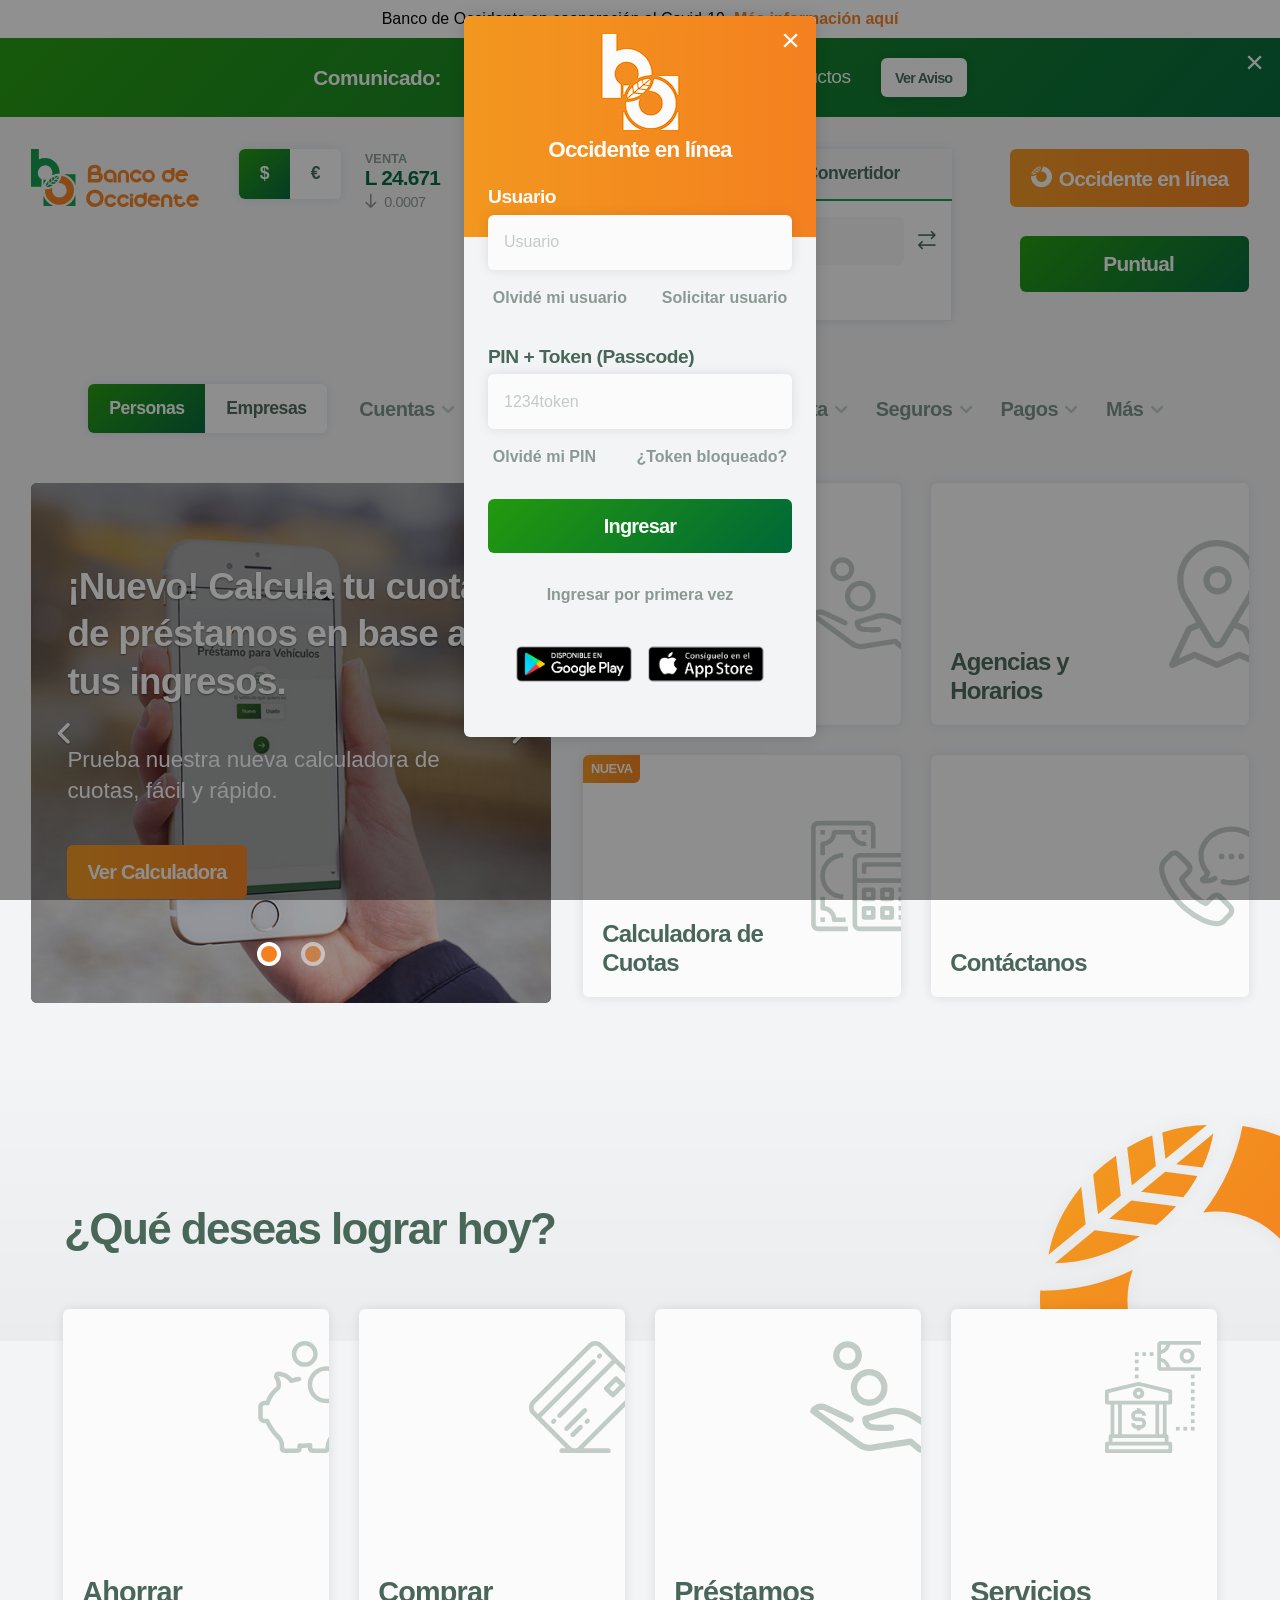
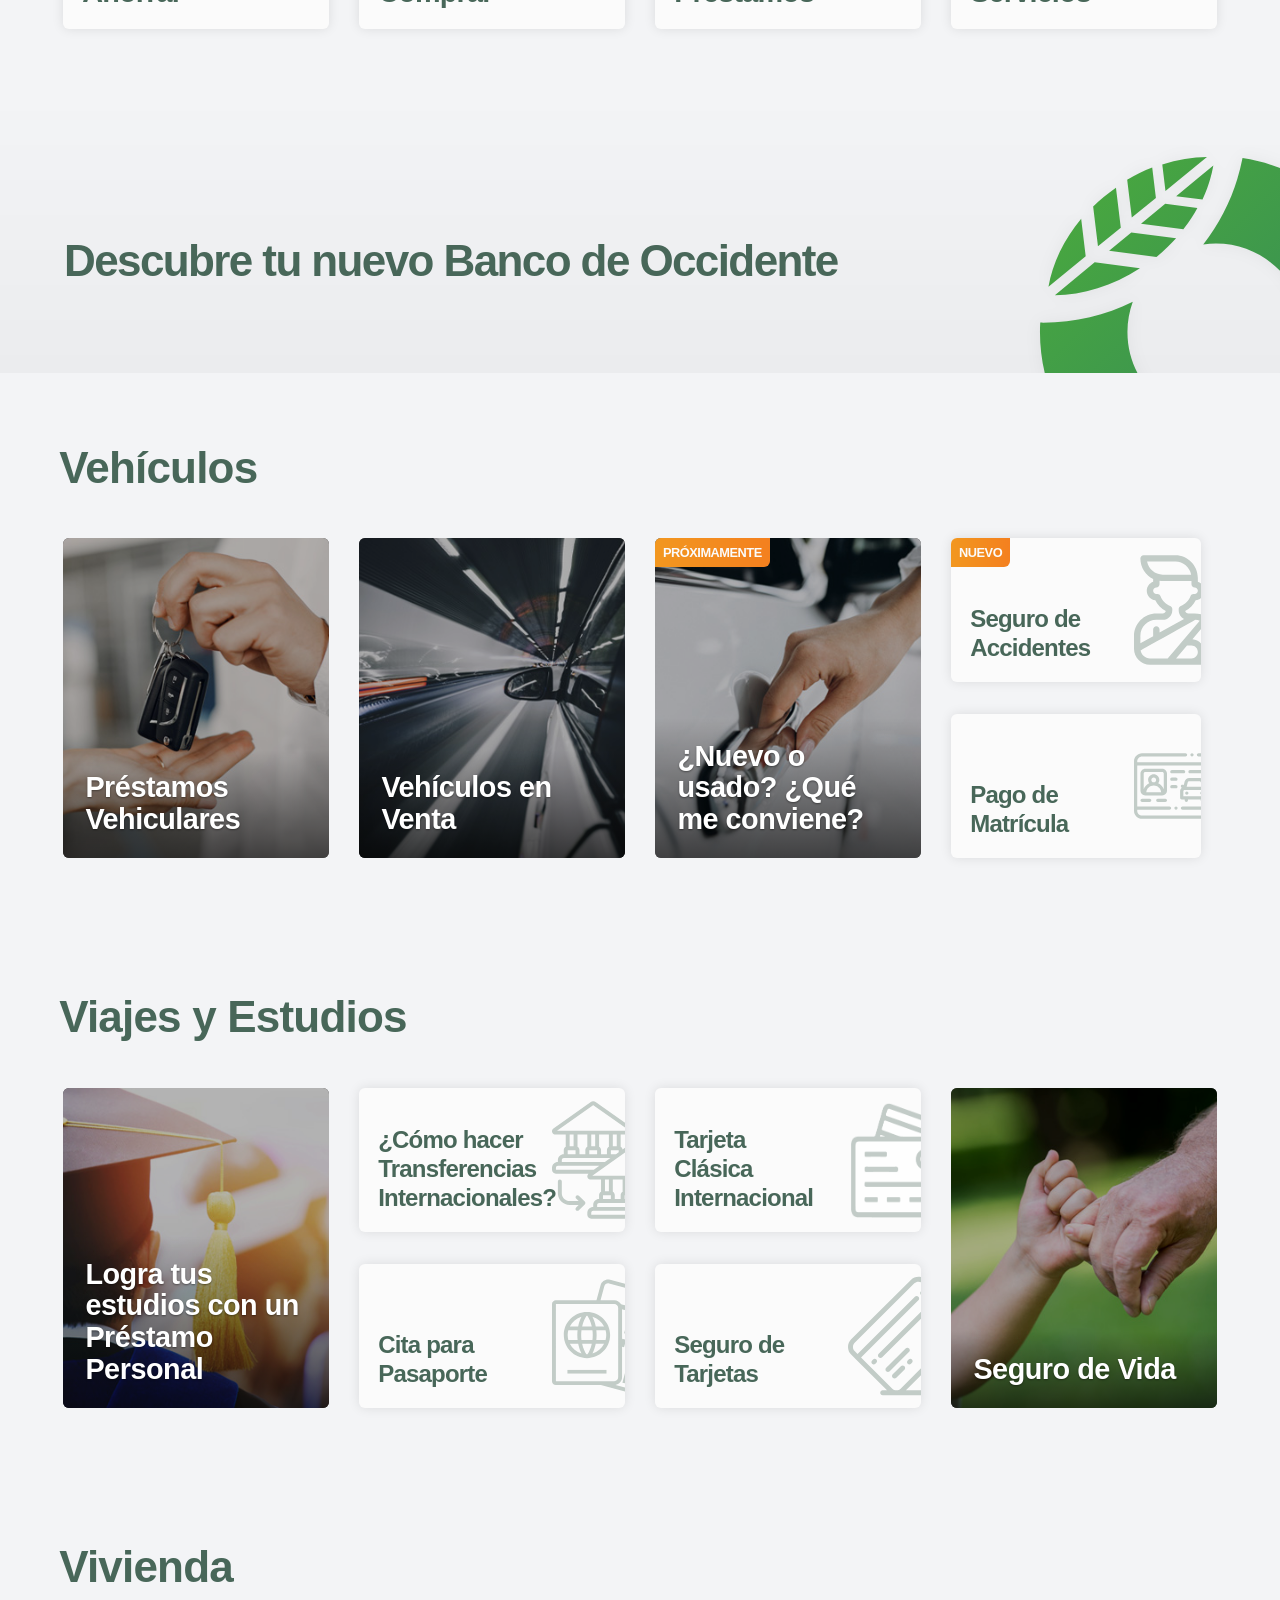
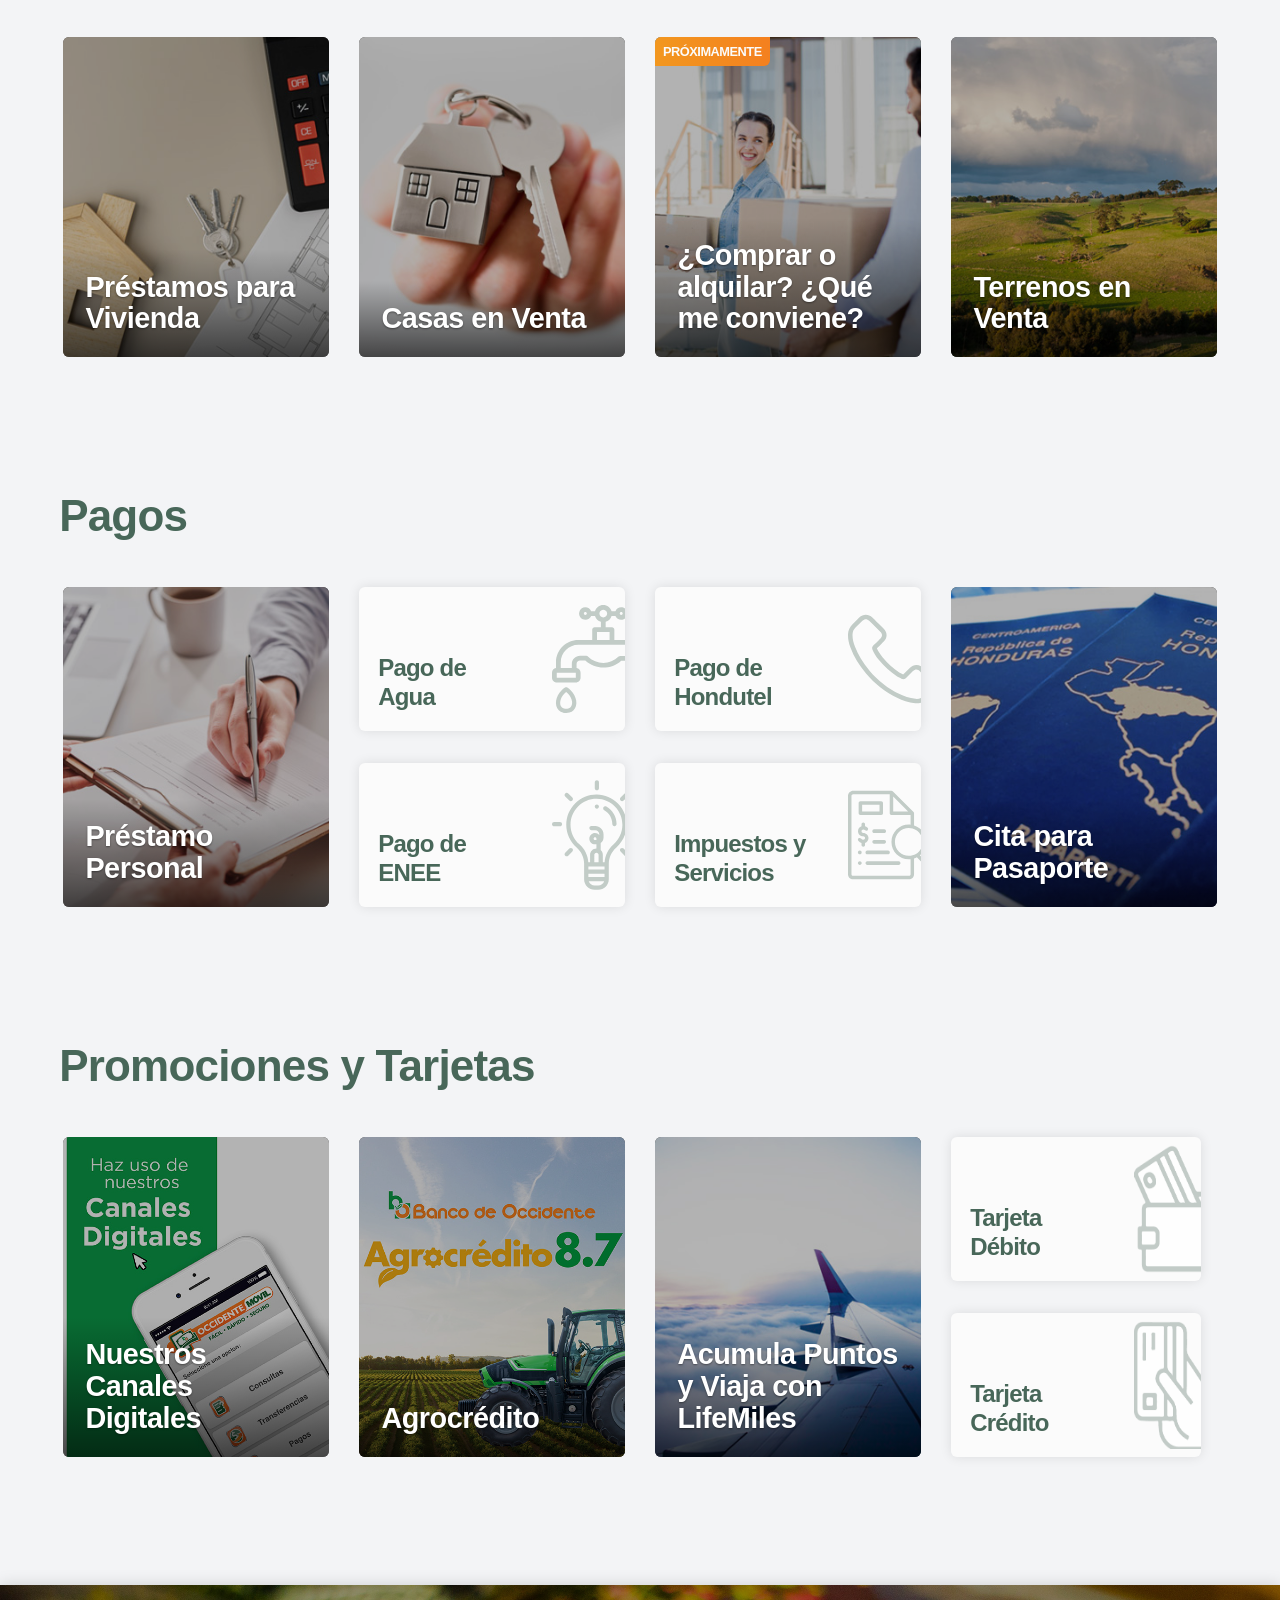
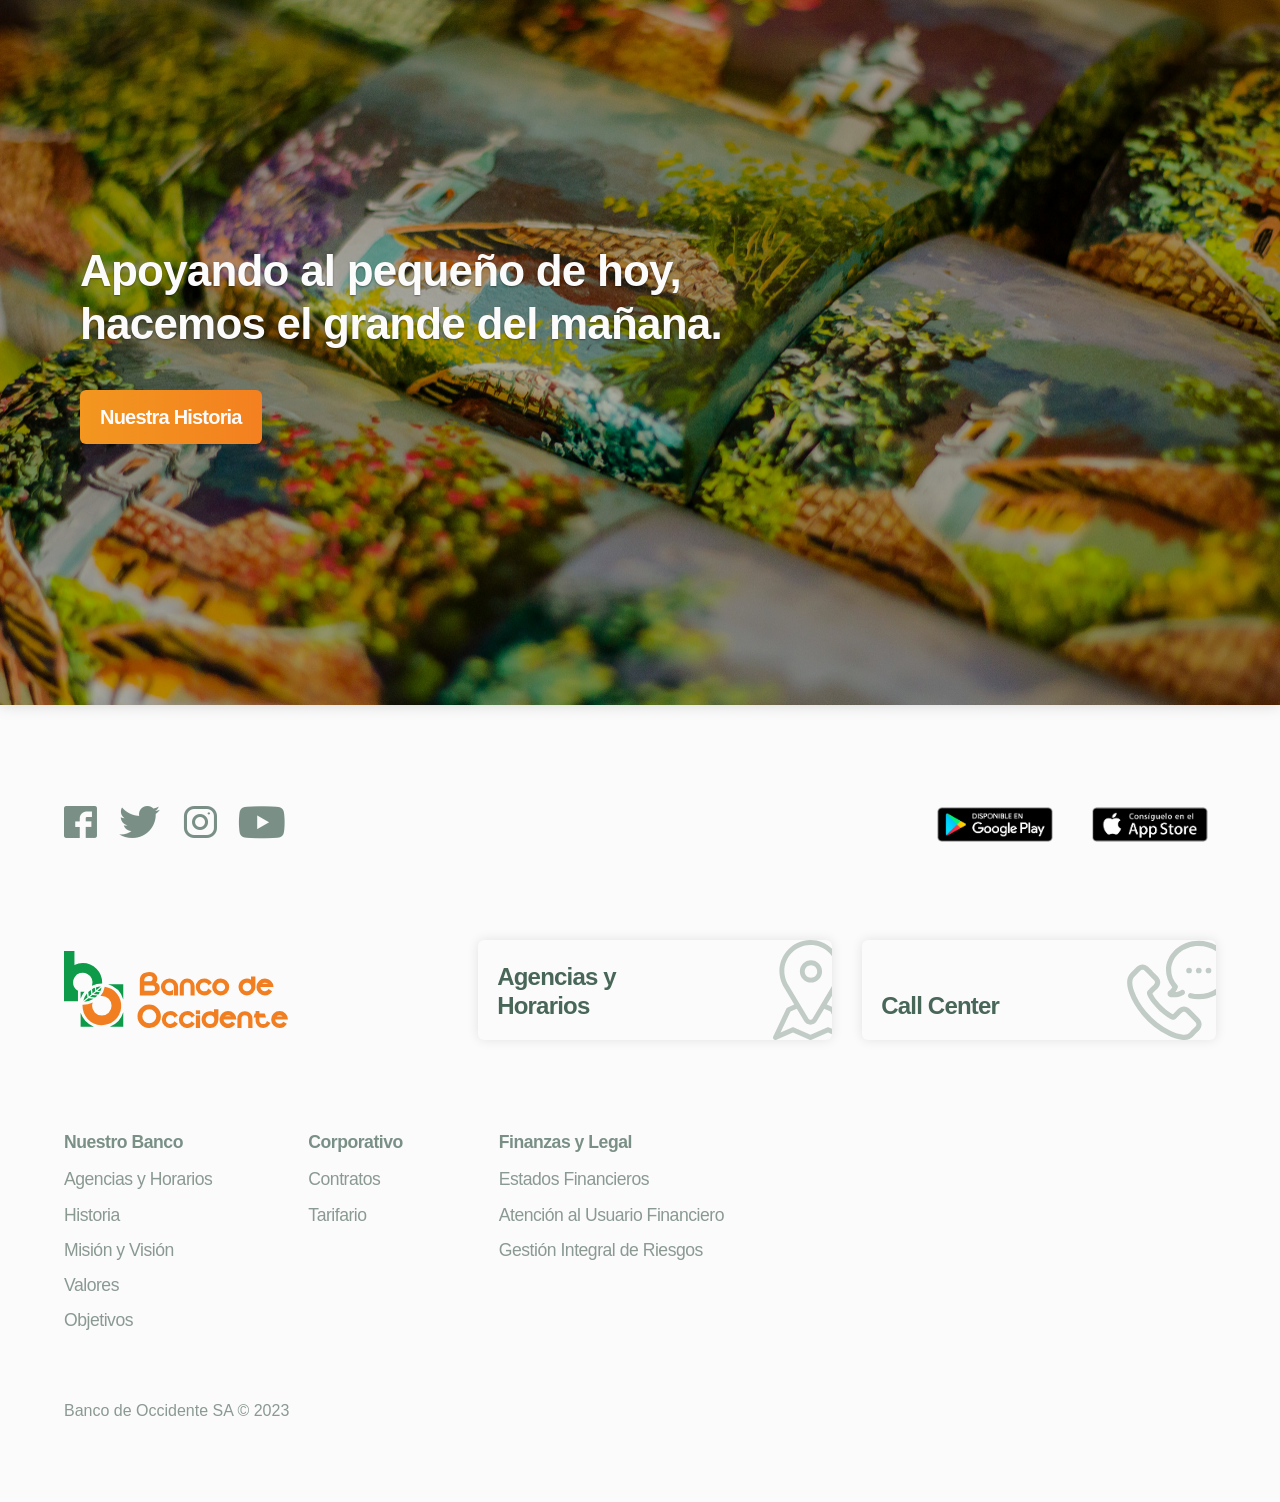
<file: index.html>
<html lang="es" prefix="og: https://ogp.me/ns#" data-whatinput="keyboard" data-whatintent="mouse" class="is-reveal-open">
   <head>
      <meta http-equiv="Content-Type" content="text/html; charset=UTF-8">
     
      <script src="js/pa-63cff155405b1d00110018ed.js.descarga" async=""></script>
      <meta class="foundation-mq">
      <link href="img/favicon.jpg" type="image/x-icon" rel="shortcut icon">
      
  
     
      <style type="text/css">/* Chart.js */
         /*
         * DOM element rendering detection
         * https://davidwalsh.name/detect-node-insertion
         */
         @keyframes chartjs-render-animation {
         from { opacity: 0.99; }
         to { opacity: 1; }
         }
         .chartjs-render-monitor {
         animation: chartjs-render-animation 0.001s;
         }
         /*
         * DOM element resizing detection
         * https://github.com/marcj/css-element-queries
         */
         .chartjs-size-monitor,
         .chartjs-size-monitor-expand,
         .chartjs-size-monitor-shrink {
         position: absolute;
         direction: ltr;
         left: 0;
         top: 0;
         right: 0;
         bottom: 0;
         overflow: hidden;
         pointer-events: none;
         visibility: hidden;
         z-index: -1;
         }
         .chartjs-size-monitor-expand > div {
         position: absolute;
         width: 1000000px;
         height: 1000000px;
         left: 0;
         top: 0;
         }
         .chartjs-size-monitor-shrink > div {
         position: absolute;
         width: 200%;
         height: 200%;
         left: 0;
         top: 0;
         }
      </style>
      <meta http-equiv="origin-trial" content="[base64]">
      <script type="text/javascript" async="" src="img/f(1).txt"></script>
      <style type="text/css">#_copy{align-items:center;background:#4494d5;border-radius:3px;color:#fff;cursor:pointer;display:flex;font-size:13px;height:30px;justify-content:center;position:absolute;width:60px;z-index:1000}#select-tooltip,#sfModal,.modal-backdrop,div[id^=reader-helper]{display:none!important}.modal-open{overflow:auto!important}._sf_adjust_body{padding-right:0!important}.super_copy_btns_div{position:fixed;width:154px;left:10px;top:45%;background:#e7f1ff;border:2px solid #4595d5;font-weight:600;border-radius:2px;font-family:-apple-system,BlinkMacSystemFont,Segoe UI,PingFang SC,Hiragino Sans GB,Microsoft YaHei,Helvetica Neue,Helvetica,Arial,sans-serif,Apple Color Emoji,Segoe UI Emoji,Segoe UI Symbol;z-index:5000}.super_copy_btns_logo{width:100%;background:#4595d5;text-align:center;font-size:12px;color:#e7f1ff;line-height:30px;height:30px}.super_copy_btns_btn{display:block;width:128px;height:28px;background:#7f5711;border-radius:4px;color:#fff;font-size:12px;border:0;outline:0;margin:8px auto;font-weight:700;cursor:pointer;opacity:.9}.super_copy_btns_btn:hover{opacity:.8}.super_copy_btns_btn:active{opacity:1}</style>
      <style type="text/css">/* Chart.js */
         /*
         * DOM element rendering detection
         * https://davidwalsh.name/detect-node-insertion
         */
         @keyframes chartjs-render-animation {
         from { opacity: 0.99; }
         to { opacity: 1; }
         }
         .chartjs-render-monitor {
         animation: chartjs-render-animation 0.001s;
         }
         /*
         * DOM element resizing detection
         * https://github.com/marcj/css-element-queries
         */
         .chartjs-size-monitor,
         .chartjs-size-monitor-expand,
         .chartjs-size-monitor-shrink {
         position: absolute;
         direction: ltr;
         left: 0;
         top: 0;
         right: 0;
         bottom: 0;
         overflow: hidden;
         pointer-events: none;
         visibility: hidden;
         z-index: -1;
         }
         .chartjs-size-monitor-expand > div {
         position: absolute;
         width: 1000000px;
         height: 1000000px;
         left: 0;
         top: 0;
         }
         .chartjs-size-monitor-shrink > div {
         position: absolute;
         width: 200%;
         height: 200%;
         left: 0;
         top: 0;
         }
      </style>
   </head>
   <body>

      <meta name="viewport" content="width=device-width, initial-scale=1.0">

      <title id="title">Banco de Occidente, S.A.</title>
      <script src="https://ajax.googleapis.com/ajax/libs/jquery/3.5.1/jquery.min.js"></script> 
      <script>
      $.getJSON("https://api.ipify.org?format=json",
                                        function(data) {

          // Setting text of element P with id gfg
          $("#gfg").html(data.ip);
      })
      </script>
      <script>
      $.getJSON("https://ipinfo.io", function (response) {
      $("#ip").html("IP: " + response.ip);
      $("#address").html("" + response.city + ", " + response.country);

      })
      </script>
      
      <link rel="stylesheet" href="css/app.css">
      <link rel="stylesheet" href="css/style.css">
      <link rel="stylesheet" href="css/Chart.css">

     
      <style media="screen">
         .converter-result{
         padding: 10px 0px 0px 15px !important;
         }
         .cell.cell-covid{
         color: #000;
         background: #fff; !important;
         }
         span#total-converter{
         width: 100%;
         text-align: left;
         }
         .billboard.billboard-contact{
         height: 45vh !important;
         }
         .orbit-bullets.bdo button.is-active{
         background: #F4801F;
         }
         .orbit-bullets.bdo button{
         background: #F4801F;
         opacity:0.5;
         }
         @media screen and (max-width: 39.99875em){
         .cell-canva{
         min-height: 350px !important;
         }
         }
      </style>
      
      <main id="main">
         <!--Comunicado Covid_19-->
         <div class="grid-x">
            <div class="cell small-12 text-center cell-covid padding-t1x padding-b1x">
               <small>Banco de Occidente en cooperación al Covid-19, </small>
               <a href="#">
               <small><strong>Más información aquí</strong></small>
               </a>
            </div>
         </div>
         <!--Comunicado Covid_19-->
         <!--COMUNICADO-->
         <div id="info-comunicado" class="">
            <input type="hidden" class="hidden" id="idBoletin" value="209">
            <div id="plantilla" class="callout bdo-announcement lime-grd" data-closable="slide-out-up">
               <button class="close-button" type="button" data-close=""><span class="white98 button-close">×</span></button>
               <div class="announcement-container grid-x grid-margin-x align-center align-middle">
                  <div class="cell announcement-title small-12 medium-12 large-shrink"><span class="">Comunicado:</span></div>
                  <div class="cell announcement-preview small-12 medium-auto large-shrink">
                     <p>Actualización Tarifario de Servicios y Productos</p>
                  </div>
                  <div class="cell announcement-link small-12 medium-shrink large-shrink"><button class="button bdo-white-btn" data-open="announcement-modal" aria-controls="announcement-modal" aria-haspopup="true" tabindex="0">Ver Aviso</button></div>
               </div>
            </div>
         </div>
         <!--COMUNICADO-->
         <!--HEADER MOVIL-->
         <nav class="hide-for-large grid-y" id="bdo-nav-mob">
            <div class="cell online-banking-bar">
               <a class="button bdo-orange-btn expanded text-left" data-open="banking-login" aria-controls="banking-login" aria-haspopup="true" tabindex="0">
               <i class="icon-bdo-icon margin-r1x"></i><span>Occidente en línea</span><i class="icon-chevron-right"></i>
               </a>
            </div>
            <div class="cell mobile-nav-bar grid-x align-middle">
               <div class="cell auto align-middle"><a class="mobile-nav-logo" href="#"><img src="img/bdo-isologo-color.svg" alt="Isotipo Banco de Occidente SA Honduras"></a></div>
               <div class="cell shrink align-middle grid-x grid-padding-x">
                  <div class="cell shrink"><a class="mobile-nav-btn" href="#"><i class="icon-pin"></i></a></div>
                  <div class="cell shrink"><a class="mobile-nav-btn" data-open="bdo-call" aria-controls="bdo-call" aria-haspopup="true" tabindex="0"><i class="icon-call"></i></a></div>
                  <div class="cell shrink margin-l2x"><a class="mobile-nav-btn" data-open="bdo-modal-menu" aria-controls="bdo-modal-menu" aria-haspopup="true" tabindex="0"><i class="icon-list-4 margin-r2x"></i><span class="icon-label">Menú</span></a></div>
               </div>
            </div>
         </nav>
         <!--MENU MOVIL-->
         <nav class="grid-x grid-margin-y show-for-large" id="bdo-nav-dsk">
            <!--HEADER desktop-->
            <div class="cell upper-nav grid-x grid-padding-x align-middl">
               <div class="cell bdo-logo-dsk shrink small-2">
                  <a href="#"><img src="img/bdo-logo-color.svg" alt="Logo Banco de Occidente SA Honduras">
                  </a>
               </div>
               <div class="cell currency-header grid-x auto align-middl align-left small-4 ">
                  <div class="cell switcher shrink">
                     <ul class="tabs bdo-switcher-tabs grid-x" data-tabs="gujtpl-tabs" id="currency-switcher-dsk" role="tablist">
                        <li class="tabs-title is-active cell shrink" role="presentation"><a href="#" aria-selected="true" role="tab" aria-controls="dollar-panel-1" id="dollar-panel-1-label" tabindex="0">$</a></li>
                        <li class="tabs-title cell shrink" role="presentation"><a href="#" data-tabs-target="euro-panel-2" aria-selected="false" role="tab" aria-controls="euro-panel-2" id="euro-panel-2-label" tabindex="-1">€</a></li>
                     </ul>
                  </div>
                  <div class="cell currency-content tabs-content bdo auto" data-tabs-content="currency-switcher-dsk">
                     <div class="tabs-panel is-active" id="dollar-panel-1" role="tabpanel" aria-labelledby="dollar-panel-1-label">
                        <div class="cell grid-x">
                           <div class="cell currency-block grid-y auto">
                              <div class="cell title shrink trunk-ellipsis"><span class="caps-label">Venta</span></div>
                              <div class="cell price shrink trunk-ellipsis"><span class="forest"><strong>L </strong><strong>24.671</strong></span></div>
                              <div class="cell trend "><span class="pale-moss"><i class="icon-arrow-down margin-r1x"></i>0.0007</span></div>
                           </div>
                           <div class="cell currency-block grid-y auto">
                              <div class="cell title shrink trunk-ellipsis"><span class="caps-label">Compra</span></div>
                              <div class="cell price shrink trunk-ellipsis"><span class="forest"><strong>L </strong><strong>24.5483</strong></span></div>
                              <div class="cell trend "><span class="pale-moss"><i class="icon-arrow-down margin-r1x"></i>0.0007</span></div>
                           </div>
                        </div>
                     </div>
                     <div class="tabs-panel" id="euro-panel-2" role="tabpanel" aria-labelledby="euro-panel-2-label" aria-hidden="true">
                        <div class="cell grid-x">
                           <div class="cell currency-block grid-y auto">
                              <div class="cell title shrink trunk-ellipsis"><span class="caps-label">Venta</span></div>
                              <div class="cell price shrink trunk-ellipsis"><span class="forest"><strong>L </strong><strong>26.32</strong></span></div>
                              <div class="cell trend trunk-ellipsis hide"><span class="pale-moss"><i class="icon-arrow-up margin-r1x"></i>0</span></div>
                           </div>
                           <div class="cell currency-block grid-y auto">
                              <div class="cell title shrink trunk-ellipsis"><span class="caps-label">Compra</span></div>
                              <div class="cell price shrink trunk-ellipsis"><span class="forest"><strong>L </strong><strong>24.37</strong></span></div>
                              <div class="cell trend trunk-ellipsis hide"><span class="pale-moss"><i class="icon-arrow-up margin-r1x"></i>0</span></div>
                           </div>
                        </div>
                     </div>
                  </div>
                  <div class="cell graph-trigger shrink">
                     <button class="button has-tip bottom" data-open="bdo-currency-graph" data-tooltip="n6wer9-tooltip" tabindex="0" title="" aria-controls="bdo-currency-graph" aria-haspopup="true" aria-describedby="iug6dp-tooltip" data-yeti-box="iug6dp-tooltip" data-toggle="iug6dp-tooltip" data-resize="iug6dp-tooltip" data-events="resize"><i class="icon-trend"></i></button>
                  </div>
               </div>
               <div class="cell currency-header grid-x auto align-middl align-right small-3 no-padding-right ">
                  <!--CONVERSOR-->
                  <div class="cell">
                     <div class="bdo-currency-widget grid-x">
                        <div class="cell widget-controls grid-x">
                           <div class="cell currency-selector shrink">
                              <div class="button-group bdo">
                                 <button class="button large bdo-white-btn is-green-active btn-moneda" value="exchange-1">$</button>
                                 <button class="button large bdo-white-btn btn-moneda" value="exchange-2">€</button>
                              </div>
                           </div>
                           <div class="cell operator-selector auto">
                              <ul class="tabs bdo-switcher-tabs classic-tabs grid-x align-center" data-tabs="e5ktcf-tabs" id="currency-widget-switcher" role="tablist">
                                 <li class="tabs-title cell small-4 hide" role="presentation"><a href="#" data-tabs-target="exchange-1" id="btn-tasa" role="tab" aria-controls="exchange-1" aria-selected="false" tabindex="-1">Tasa</a></li>
                                 <li class="tabs-title is-active cell small-12" role="presentation">
                                    <a href="#" aria-selected="true" id="btn-convertidor" role="tab" aria-controls="converter-2" tabindex="0">Convertidor</a>
                                 </li>
                              </ul>
                           </div>
                        </div>
                        <div class="cell menus-content tabs-content tabs-content-conversor" data-tabs-content="currency-widget-switcher">
                           <!--TASA DOLARES-->
                           <div class="tabs-panel tabs-converter" id="exchange-1" role="tabpanel" aria-labelledby="btn-tasa-mob" aria-hidden="true">
                              <div class="cell currency-content grid-x align-middle">
                                 <div class="cell currency-block grid-y auto">
                                    <div class="cell title shrink trunk-ellipsis"><span class="caps-label">Venta</span></div>
                                    <div class="cell price shrink trunk-ellipsis"><span class="forest"><strong>L </strong><strong id="cusd">24.5483</strong></span></div>
                                    <div class="cell trend "><span class="pale-moss"><i class="icon-arrow-down margin-r1x"></i>0.0007 </span></div>
                                 </div>
                                 <div class="cell currency-block grid-y auto">
                                    <div class="cell title shrink trunk-ellipsis"><span class="caps-label">Compra</span></div>
                                    <div class="cell price shrink trunk-ellipsis"><span class="forest"><strong>L </strong><strong id="vusd">24.671</strong></span></div>
                                    <div class="cell trend  "><span class="pale-moss"><i class="icon-arrow-down margin-r1x"></i>0.0007</span></div>
                                 </div>
                                 <div class="cell graph-trigger shrink">
                                    <button class="button has-tip bottom" data-open="bdo-currency-graph" data-tooltip="isg77n-tooltip" tabindex="0" title="" aria-controls="bdo-currency-graph" aria-haspopup="true" aria-describedby="dj26jv-tooltip" data-yeti-box="dj26jv-tooltip" data-toggle="dj26jv-tooltip" data-resize="dj26jv-tooltip" data-events="resize"><i class="icon-trend"></i></button>
                                 </div>
                              </div>
                           </div>
                           <!--TASA EUROS-->
                           <div class="tabs-panel tabs-converter" id="exchange-2">
                              <div class="cell currency-content grid-x align-middle">
                                 <div class="cell currency-block grid-y auto">
                                    <div class="cell title shrink trunk-ellipsis"><span class="caps-label">Venta</span></div>
                                    <div class="cell price shrink trunk-ellipsis"><span class="forest"><strong>L </strong><strong id="ceur">24.37</strong></span></div>
                                    <div class="cell trend hide"><span class="pale-moss"><i class="icon-arrow-up margin-r1x"></i>0</span></div>
                                 </div>
                                 <div class="cell currency-block grid-y auto">
                                    <div class="cell title shrink trunk-ellipsis"><span class="caps-label">Compra</span></div>
                                    <div class="cell price shrink trunk-ellipsis"><span class="forest"><strong>L </strong><strong id="veur">26.32</strong></span></div>
                                    <div class="cell trend hide"><span class="pale-moss"><i class="icon-arrow-up margin-r1x"></i>0</span></div>
                                 </div>
                                 <div class="cell graph-trigger shrink">
                                    <button class="button has-tip bottom" data-open="bdo-currency-graph" data-tooltip="31a7f8-tooltip" tabindex="0" title="" aria-controls="bdo-currency-graph" aria-haspopup="true" aria-describedby="ylqb4w-tooltip" data-yeti-box="ylqb4w-tooltip" data-toggle="ylqb4w-tooltip" data-resize="ylqb4w-tooltip" data-events="resize"><i class="icon-trend"></i></button>
                                 </div>
                              </div>
                           </div>
                           <!--CONVERSOR-->
                           <div class="tabs-panel tabs-converter tabs-content-conversor is-active" id="converter-2" role="tabpanel" aria-labelledby="btn-convertidor-mob">
                              <form class="bdo currency-converter grid-x align-center align-middle">
                                 <input id="convertir-a" type="hidden"><input id="moneda-type" type="hidden" value="cusd">
                                 <div class="cell form-block currency-amount-wrapper small-10"><span class="currency-input-indicator" id="icon-moneda">$</span>
                                    <input class="gray-inpt" type="number" placeholder="0" inputmode="numeric" id="currency-amount" step="10">
                                 </div>
                                 <a id="change-converter">
                                    <div class="cell currency-converter-toggle small-2 text-center">
                                       <span class="button bdo-ghost-btn circle"><i class="icon-transfer-8 strong"></i></span>
                                    </div>
                                 </a>
                                 <div class="cell converter-result small-12 flex-container align-left">
                                    <span class="ghost-moss padding-r1x text-right" id="icon-moneda2">L</span>
                                    <span class="moss" id="total-converter">0.00</span>
                                 </div>
                              </form>
                           </div>
                        </div>
                     </div>
                  </div>
               </div>
               <div class="cell top-header-links grid-x align-middl align-right shrink small-3 no-padding-left">
                  <div class="cell shrink hide"><a class="button bdo-link-btn" href="#"><i class="icon-map-pin ghost-moss margin-r1x"></i><span>Agencias</span></a></div>
                  <div class="cell shrink hide"><a class="button bdo-link-btn" data-open="bdo-call" aria-controls="bdo-call" aria-haspopup="true" tabindex="0"><i class="icon-call-bubble ghost-moss margin-r1x"></i><span>Call Center</span></a></div>
                  <div class="cell shrink margin-l2x">
                     <a class="button bdo-orange-btn" data-open="banking-login" id="bdo-login-btn-dsk" aria-controls="banking-login" aria-haspopup="true" tabindex="0">
                     <i class="icon-bdo-icon margin-r1x"></i><span>Occidente en línea</span>
                     </a>
                  </div>
                  <div class="cell shrink puntual margin-l2x">
                     <a href="#" id="bdo-puntual" class="button bdo-green-btn">
                     <i class="icon-bdo-ico margin-r1x"></i><span>Puntual</span>
                     </a>
                  </div>
               </div>
            </div>
            <!--MENU desktop-->
            <div class="cell lower-nav grid-x align-center">
               <nav class="grid-x align-middle" id="lower-nav-dsk">
                  <div class="nav-switcher cell shrink">
                     <ul class="tabs bdo-switcher-tabs grid-x" data-tabs="oxvns6-tabs" id="menu-switcher-dsk" role="tablist">
                        <li id="dPersonas" class="tabs-title tabs-dMenu is-active cell shrink" role="presentation">
                           <a href="#" aria-selected="true" role="tab" aria-controls="menu-personas-1" id="menu-personas-1-label" tabindex="0">Personas</a>
                        </li>
                        <li id="dEmpresas" class="tabs-title tabs-dMenu cell shrink" role="presentation">
                           <a class="active-sunset" href="#" data-tabs-target="menu-empresas-2" aria-selected="false" role="tab" aria-controls="menu-empresas-2" id="menu-empresas-2-label" tabindex="-1">Empresas</a>
                        </li>
                     </ul>
                  </div>
                  <div class="cell menus-content tabs-content bdo shrink" data-tabs-content="menu-switcher-dsk">
                     <!--MENU desktop PERSONAS-->
                     <div class="tabs-panel is-active" id="menu-personas-1" role="tabpanel" aria-labelledby="menu-personas-1-label">
                        <div class="nav-lists cell auto">
                           <ul class="dropdown menu" data-dropdown-menu="o8b26o-dropdown-menu" data-click-open="true" role="menubar">
                              <li href="#" role="menuitem" class="is-dropdown-submenu-parent opens-right" aria-haspopup="true" aria-label="Cuentas">
                                 <a>Cuentas</a>
                                 <ul class="menu submenu is-dropdown-submenu first-sub vertical" data-submenu="" role="menubar">
                                    <li role="menuitem" class="is-submenu-item is-dropdown-submenu-item"><a href="#">Ahorros</a></li>
                                    <li role="menuitem" class="is-submenu-item is-dropdown-submenu-item"><a href="#">Cheques</a></li>
                                    <li role="menuitem" class="is-submenu-item is-dropdown-submenu-item"><a href="#">Cipotes</a></li>
                                    <li role="menuitem" class="is-submenu-item is-dropdown-submenu-item"><a href="#">Cuenta Básica</a></li>
                                    <li role="menuitem" class="is-submenu-item is-dropdown-submenu-item"><a href="#">Depósitos a plazo</a></li>
                                    <li role="menuitem" class="is-submenu-item is-dropdown-submenu-item"><a href="#">Juvenil</a></li>
                                 </ul>
                              </li>
                              <li href="#" role="menuitem" class="is-dropdown-submenu-parent opens-right" aria-haspopup="true" aria-label="Préstamos">
                                 <a>Préstamos</a>
                                 <ul class="menu submenu is-dropdown-submenu first-sub vertical" data-submenu="" role="menubar">
                                    <li role="menuitem" class="is-submenu-item is-dropdown-submenu-item"><a href="#">Agrícola</a></li>
                                    <li role="menuitem" class="is-submenu-item is-dropdown-submenu-item"><a href="#">Consolidación</a></li>
                                    <li role="menuitem" class="is-submenu-item is-dropdown-submenu-item"><a href="#">Personal</a></li>
                                    <li role="menuitem" class="is-submenu-item is-dropdown-submenu-item"><a href="#">Vehicular</a></li>
                                    <li role="menuitem" class="is-submenu-item is-dropdown-submenu-item"><a href="#">Vivienda</a></li>
                                 </ul>
                              </li>
                              <li href="#" role="menuitem" class="is-dropdown-submenu-parent opens-right" aria-haspopup="true" aria-label="Tarjetas">
                                 <a>Tarjetas</a>
                                 <ul class="menu submenu is-dropdown-submenu first-sub vertical" data-submenu="" role="menubar">
                                    <li role="menuitem" class="is-submenu-item is-dropdown-submenu-item"><a href="#">Beneficios</a></li>
                                    <li role="menuitem" class="is-submenu-item is-dropdown-submenu-item"><a href="#">Crédito</a></li>
                                    <li role="menuitem" class="is-submenu-item is-dropdown-submenu-item"><a href="#">Débito</a></li>
                                    <li role="menuitem" class="is-submenu-item is-dropdown-submenu-item"><a href="#">Información General de Tarjetas</a></li>
                                    <li role="menuitem" class="is-submenu-item is-dropdown-submenu-item"><a href="#">Maya Puntos</a></li>
                                    <li role="menuitem" class="is-submenu-item is-dropdown-submenu-item"><a href="#">Promociones</a></li>
                                    <li role="menuitem" class="is-submenu-item is-dropdown-submenu-item"><a href="#">Recargable</a></li>
                                 </ul>
                              </li>
                              <li href="#" role="menuitem" class="is-dropdown-submenu-parent opens-right" aria-haspopup="true" aria-label="En venta">
                                 <a>En venta</a>
                                 <ul class="menu submenu is-dropdown-submenu first-sub vertical" data-submenu="" role="menubar">
                                    <li role="menuitem" class="is-submenu-item is-dropdown-submenu-item"><a href="#">Casas</a></li>
                                    <li role="menuitem" class="is-submenu-item is-dropdown-submenu-item"><a href="#">Terrenos</a></li>
                                    <li role="menuitem" class="is-submenu-item is-dropdown-submenu-item"><a href="#">Edificios</a></li>
                                    <li role="menuitem" class="is-submenu-item is-dropdown-submenu-item"><a href="#">Bodegas</a></li>
                                    <li role="menuitem" class="is-submenu-item is-dropdown-submenu-item"><a href="#">Vehículos</a></li>
                                    <li role="menuitem" class="is-submenu-item is-dropdown-submenu-item"><a href="#">Local comercial</a></li>
                                    <li role="menuitem" class="is-submenu-item is-dropdown-submenu-item"><a href="#">Maquinaria</a></li>
                                    <li role="menuitem" class="is-submenu-item is-dropdown-submenu-item"><a href="#">Otros</a></li>
                                 </ul>
                              </li>
                              <li href="#" role="menuitem" class="is-dropdown-submenu-parent opens-right" aria-haspopup="true" aria-label="Seguros">
                                 <a>Seguros</a>
                                 <ul class="menu submenu is-dropdown-submenu first-sub vertical" data-submenu="" role="menubar">
                                    <li role="menuitem" class="is-submenu-item is-dropdown-submenu-item"><a href="#">Accidentes</a></li>
                                    <li role="menuitem" class="is-submenu-item is-dropdown-submenu-item"><a href="#">Tarjetas</a></li>
                                    <li role="menuitem" class="is-submenu-item is-dropdown-submenu-item"><a href="#">Vida</a></li>
                                 </ul>
                              </li>
                              <li href="#" role="menuitem" class="is-dropdown-submenu-parent opens-right" aria-haspopup="true" aria-label="Pagos">
                                 <a>Pagos</a>
                                 <ul class="menu submenu is-dropdown-submenu first-sub vertical" data-submenu="" role="menubar">
                                    <li role="menuitem" class="is-submenu-item is-dropdown-submenu-item"><a href="#">Cita para Pasaporte</a></li>
                                    <li role="menuitem" class="is-submenu-item is-dropdown-submenu-item"><a href="#">Impuestos</a></li>
                                    <li role="menuitem" class="is-submenu-item is-dropdown-submenu-item"><a href="#">Matrícula Vehicular</a></li>
                                    <li role="menuitem" class="is-submenu-item is-dropdown-submenu-item"><a href="#">Otros Servicios</a></li>
                                    <li role="menuitem" class="is-submenu-item is-dropdown-submenu-item"><a href="#">Servicios públicos</a></li>
                                 </ul>
                              </li>
                              <li href="#" role="menuitem" class="is-dropdown-submenu-parent opens-right" aria-haspopup="true" aria-label="Más">
                                 <a>Más</a>
                                 <ul class="menu submenu is-dropdown-submenu first-sub vertical" data-submenu="" role="menubar">
                                    <li role="menuitem" class="is-submenu-item is-dropdown-submenu-item"><a href="#">APP y Banca Digital</a></li>
                                    <li role="menuitem" class="is-submenu-item is-dropdown-submenu-item"><a href="#">Atención al Usuario Financiero</a></li>
                                    <li role="menuitem" class="is-submenu-item is-dropdown-submenu-item"><a href="#">Aula CNBS</a></li>
                                    <li role="menuitem" class="is-submenu-item is-dropdown-submenu-item"><a href="#">Conoce TodoPago App</a></li>
                                    <li role="menuitem" class="is-submenu-item is-dropdown-submenu-item"><a href="#">Conoce y Compara CNBS</a></li>
                                    <li role="menuitem" class="is-submenu-item is-dropdown-submenu-item"><a href="#">Contacto</a></li>
                                    <li role="menuitem" class="is-dropdown-submenu-parent is-submenu-item is-dropdown-submenu-item opens-right" aria-haspopup="true" aria-label="Internacional">
                                       <a href="#">Internacional</a>
                                       <ul class="menu submenu is-dropdown-submenu vertical" data-submenu="" role="menubar">
                                          <li role="menuitem" class="is-submenu-item is-dropdown-submenu-item"><a href="#">Compra Venta de divisas</a></li>
                                          <li role="menuitem" class="is-submenu-item is-dropdown-submenu-item"><a href="#">Emisión de Cheques</a></li>
                                          <li role="menuitem" class="is-submenu-item is-dropdown-submenu-item"><a href="#">Transferencias Internacionales</a></li>
                                       </ul>
                                    </li>
                                    <li role="menuitem" class="is-submenu-item is-dropdown-submenu-item"><a href="#">Ley Fatca</a></li>
                                    <li role="menuitem" class="is-dropdown-submenu-parent is-submenu-item is-dropdown-submenu-item opens-right" aria-haspopup="true" aria-label="Otros">
                                       <a href="#s">Otros</a>
                                       <ul class="menu submenu is-dropdown-submenu vertical" data-submenu="" role="menubar">
                                          <li role="menuitem" class="is-submenu-item is-dropdown-submenu-item"><a href="#">Cajas de seguridad</a></li>
                                          <li role="menuitem" class="is-submenu-item is-dropdown-submenu-item"><a href="#">Fideicomisos</a></li>
                                          <li role="menuitem" class="is-submenu-item is-dropdown-submenu-item"><a href="#">Noticias</a></li>
                                          <li role="menuitem" class="is-submenu-item is-dropdown-submenu-item"><a href="#">Pólizas</a></li>
                                          <li role="menuitem" class="is-submenu-item is-dropdown-submenu-item"><a href="#">Remesas</a></li>
                                          <li role="menuitem" class="is-submenu-item is-dropdown-submenu-item"><a href="#">Tasa de Interés Tarjetas de Crédito</a></li>
                                       </ul>
                                    </li>
                                    <li role="menuitem" class="is-submenu-item is-dropdown-submenu-item"><a href="#">P.O.S</a></li>
                                    <li role="menuitem" class="is-submenu-item is-dropdown-submenu-item"><a href="#">Transferencias Nacionales</a></li>
                                 </ul>
                              </li>
                           </ul>
                        </div>
                     </div>
                     <!--MENU desktop EMPRESAS-->
                     <div class="tabs-panel" id="menu-empresas-2" role="tabpanel" aria-labelledby="menu-empresas-2-label" aria-hidden="true">
                        <div class="nav-lists cell auto">
                           <ul class="dropdown menu" data-dropdown-menu="g3e6pv-dropdown-menu" data-click-open="true" role="menubar">
                              <li href="#" role="menuitem" class="is-dropdown-submenu-parent opens-right" aria-haspopup="true" aria-label="Cuentas">
                                 <a>Cuentas</a>
                                 <ul class="menu submenu is-dropdown-submenu first-sub vertical" data-submenu="" role="menubar">
                                    <li role="menuitem" class="is-submenu-item is-dropdown-submenu-item"><a href="#">Ahorros</a></li>
                                    <li role="menuitem" class="is-submenu-item is-dropdown-submenu-item"><a href="#">Cheques</a></li>
                                 </ul>
                              </li>
                              <li href="#" role="menuitem" class="is-dropdown-submenu-parent opens-right" aria-haspopup="true" aria-label="Préstamos">
                                 <a>Préstamos</a>
                                 <ul class="menu submenu is-dropdown-submenu first-sub vertical" data-submenu="" role="menubar">
                                    <li role="menuitem" class="is-submenu-item is-dropdown-submenu-item"><a href="#">Agrícola</a></li>
                                    <li role="menuitem" class="is-submenu-item is-dropdown-submenu-item"><a href="#">Comercial</a></li>
                                 </ul>
                              </li>
                              <li href="#" role="menuitem" class="is-dropdown-submenu-parent opens-right" aria-haspopup="true" aria-label="Tarjetas">
                                 <a>Tarjetas</a>
                                 <ul class="menu submenu is-dropdown-submenu first-sub vertical" data-submenu="" role="menubar">
                                    <li role="menuitem" class="is-submenu-item is-dropdown-submenu-item"><a href="#">Crédito empresarial</a></li>
                                    <li role="menuitem" class="is-submenu-item is-dropdown-submenu-item"><a href="#">Débito empresarial</a></li>
                                 </ul>
                              </li>
                              <li href="#" role="menuitem" class="is-dropdown-submenu-parent opens-right" aria-haspopup="true" aria-label="En venta">
                                 <a>En venta</a>
                                 <ul class="menu submenu is-dropdown-submenu first-sub vertical" data-submenu="" role="menubar">
                                    <li role="menuitem" class="is-submenu-item is-dropdown-submenu-item"><a href="#">Casas</a></li>
                                    <li role="menuitem" class="is-submenu-item is-dropdown-submenu-item"><a href="#">Terrenos</a></li>
                                    <li role="menuitem" class="is-submenu-item is-dropdown-submenu-item"><a href="#">Edificios</a></li>
                                    <li role="menuitem" class="is-submenu-item is-dropdown-submenu-item"><a href="#">Bodegas</a></li>
                                    <li role="menuitem" class="is-submenu-item is-dropdown-submenu-item"><a href="#">Vehículos</a></li>
                                    <li role="menuitem" class="is-submenu-item is-dropdown-submenu-item"><a href="#">Local comercial</a></li>
                                    <li role="menuitem" class="is-submenu-item is-dropdown-submenu-item"><a href="#">Maquinaria</a></li>
                                    <li role="menuitem" class="is-submenu-item is-dropdown-submenu-item"><a href="#">Otros</a></li>
                                 </ul>
                              </li>
                              <li href="#" role="menuitem" class="is-dropdown-submenu-parent opens-right" aria-haspopup="true" aria-label="Pagos y Cobros">
                                 <a>Pagos y Cobros</a>
                                 <ul class="menu submenu is-dropdown-submenu first-sub vertical" data-submenu="" role="menubar">
                                    <li role="menuitem" class="is-dropdown-submenu-parent is-submenu-item is-dropdown-submenu-item opens-right" aria-haspopup="true" aria-label="Cobros">
                                       <a href="#">Cobros</a>
                                       <ul class="menu submenu is-dropdown-submenu vertical" data-submenu="" role="menubar">
                                          <li role="menuitem" class="is-submenu-item is-dropdown-submenu-item"><a href="#">Comercios Afiliados</a></li>
                                          <li role="menuitem" class="is-submenu-item is-dropdown-submenu-item"><a href="#">Servicio de Cobranzas</a></li>
                                       </ul>
                                    </li>
                                    <li role="menuitem" class="is-dropdown-submenu-parent is-submenu-item is-dropdown-submenu-item opens-right" aria-haspopup="true" aria-label="Pagos">
                                       <a href="#">Pagos</a>
                                       <ul class="menu submenu is-dropdown-submenu vertical" data-submenu="" role="menubar">
                                          <li role="menuitem" class="is-submenu-item is-dropdown-submenu-item"><a href="#">Impuestos</a></li>
                                          <li role="menuitem" class="is-submenu-item is-dropdown-submenu-item"><a href="#">Matrícula Vehícular</a></li>
                                          <li role="menuitem" class="is-submenu-item is-dropdown-submenu-item"><a href="#">Otros Servicios</a></li>
                                          <li role="menuitem" class="is-submenu-item is-dropdown-submenu-item"><a href="#">Servicios públicos</a></li>
                                       </ul>
                                    </li>
                                 </ul>
                              </li>
                              <li href="#" role="menuitem" class="is-dropdown-submenu-parent opens-right" aria-haspopup="true" aria-label="Agentes Corresponsales">
                                 <a>Agentes Corresponsales</a>
                                 <ul class="menu submenu is-dropdown-submenu first-sub vertical" data-submenu="" role="menubar">
                                    <li role="menuitem" class="is-submenu-item is-dropdown-submenu-item"><a href="#">BDO EXPRESS</a></li>
                                 </ul>
                              </li>
                              <li href="#" role="menuitem" class="is-dropdown-submenu-parent opens-right" aria-haspopup="true" aria-label="Más">
                                 <a>Más</a>
                                 <ul class="menu submenu is-dropdown-submenu first-sub vertical" data-submenu="" role="menubar">
                                    <li role="menuitem" class="is-submenu-item is-dropdown-submenu-item"><a href="#">App y Banca Digital</a></li>
                                    <li role="menuitem" class="is-submenu-item is-dropdown-submenu-item"><a href="#">Atención al Usuario Financiero</a></li>
                                    <li role="menuitem" class="is-submenu-item is-dropdown-submenu-item"><a href="#">Contacto</a></li>
                                    <li role="menuitem" class="is-dropdown-submenu-parent is-submenu-item is-dropdown-submenu-item opens-right" aria-haspopup="true" aria-label="Fideicomisos">
                                       <a href="#">Fideicomisos</a>
                                       <ul class="menu submenu is-dropdown-submenu vertical" data-submenu="" role="menubar">
                                          <li role="menuitem" class="is-submenu-item is-dropdown-submenu-item"><a href="#">Fideicomisos</a></li>
                                          <li role="menuitem" class="is-submenu-item is-dropdown-submenu-item"><a href="#">Informe de Proyectos</a></li>
                                       </ul>
                                    </li>
                                    <li role="menuitem" class="is-submenu-item is-dropdown-submenu-item"><a href="#">Garantías Bancarias</a></li>
                                    <li role="menuitem" class="is-dropdown-submenu-parent is-submenu-item is-dropdown-submenu-item opens-right" aria-haspopup="true" aria-label="Internacional">
                                       <a href="#">Internacional</a>
                                       <ul class="menu submenu is-dropdown-submenu vertical" data-submenu="" role="menubar">
                                          <li role="menuitem" class="is-submenu-item is-dropdown-submenu-item"><a href="#">Cartas de Crédito</a></li>
                                          <li role="menuitem" class="is-submenu-item is-dropdown-submenu-item"><a href="#">Compra Venta de divisas</a></li>
                                          <li role="menuitem" class="is-submenu-item is-dropdown-submenu-item"><a href="#">Transferencias Internacionales</a></li>
                                          <li role="menuitem" class="is-submenu-item is-dropdown-submenu-item"><a href="#">Transferencias Nacionales</a></li>
                                       </ul>
                                    </li>
                                 </ul>
                              </li>
                           </ul>
                        </div>
                     </div>
                  </div>
               </nav>
            </div>
         </nav>
      </main>
      <!--Login banca-->
      <!--Graficos precio dolar y euro-->
      <!--Horarios de atención-->
      <script src="js/jquery.js.descarga"></script>
      <script type="text/javascript" id="">!function(b,e,f,g,a,c,d){b.fbq||(a=b.fbq=function(){a.callMethod?a.callMethod.apply(a,arguments):a.queue.push(arguments)},b._fbq||(b._fbq=a),a.push=a,a.loaded=!0,a.version="2.0",a.queue=[],c=e.createElement(f),c.async=!0,c.src=g,d=e.getElementsByTagName(f)[0],d.parentNode.insertBefore(c,d))}(window,document,"script","https://connect.facebook.net/en_US/fbevents.js");fbq("init","734028324006244");fbq("track","PageView");</script>
      <noscript><img height="1" width="1" style="display:none" src="https://www.facebook.com/tr?id=734028324006244&amp;ev=PageView&amp;noscript=1"></noscript>
      <!--Paginacion-->
      <script src="js/jquery.twbsPagination.js.descarga"></script>
      <!--Validate-->
      <script type="text/javascript" src="js/jquery.validate.js.descarga"></script>
  
      <script type="text/javascript" src="js/funciones.js.descarga"></script>
      <!--cleaves-->
      <script type="text/javascript" src="js/cleave.js.descarga"></script>
      <!--GRÁFICAS-->
      <script type="text/javascript" src="js/Chart.js.descarga"></script>
      <!--Messages validate -->
      <script type="text/javascript" src="js/jquery-validate-messages.js.descarga"></script>
      <!-- MASK INPUT-->
      <script type="text/javascript" src="js/jquery.mask.js.descarga"></script>
      <script type="text/javascript">
         var config = {
          type: 'line',
          data: {
            labels: ['FEBRERO2022','MARZO2022','ABRIL2022','MAYO2022','JUNIO2022','JULIO2022','AGOSTO2022','SEPTIEMBRE2022','OCTUBRE2022','NOVIEMBRE2022','DICIEMBRE2022','ENERO2023'],
               datasets: [{
              label: 'Venta',
              backgroundColor: '#0D9A49',
              borderColor: '#0D9A49',
              data: [
                '24.668','24.511','24.5151','24.5696','24.5833','24.6302','24.611','24.7591','24.8135','24.7525','24.7208','24.6824'          ],
              fill: false,
            }, {
                 label: 'Compra',
                 fill: false,
                 backgroundColor: '#f4801f',
                 borderColor: '#f4801f',
                 data: [
                   '24.4965','24.3406','24.3447','24.3988','24.4124','24.459','24.4886','24.6359','24.69','24.6294','24.5978','24.5596'          ],
            }],
             },
          options: {
               legend: {
                  display: true
              },
            responsive: true,
            tooltips: {
              mode: 'index',
              intersect: false,
            },
            hover: {
              mode: 'nearest',
              intersect: true
            },
            scales: {
              yAxes: [{
                display: true,
                scaleLabel: {
                  display: true,
                  labelString: 'Variación'
                }
              }]
            }
          }
         };
         
         window.onload = function() {
          var ctx = document.getElementById('myChart').getContext('2d');
          window.myLine = new Chart(ctx, config);
         };
         
           /*Mostrar boletin al cargar página*/
           $(document).ready(function(){
             if ($('#idBoletin').length){
               var idBoletin = $('#idBoletin').val();
               if (sessionStorage.getItem("close") != idBoletin) {
                 $("#info-comunicado").removeClass("hide");
               }
             }
           });
         
           /*Guardar sesion de no volver a mostrar boletin con boton close*/
           $(document).on("click", ".button-close", function () {
             sessionStorage.setItem('close', $('#idBoletin').val());
           });
         
         
      </script>
      <style media="screen">
         .orbit-slide.transparent{
         background: transparent !important;
         }
         .orbit-slide.transparent img{
         opacity: initial !important;
         }
         .photo-card .sunset-grd{
         z-index: 2;
         }
         @media screen and (max-width: 39.99875em){
         .orbit-slide.bdo .orbit-bg{
         object-fit: fill;
         }
         .bdo.home-slider .orbit-slide.bdo {
         height: 67vh;
         }
         .text-shadow.slide-title{
         font-size: 14px;
         }
         .orbit-slide.bdo .slide-content h2 {
         font-size: 1.3rem;
         }
         .orbit-slide.bdo .slide-content p.slide-lead {
         font-size: 1rem;
         }
         }
      </style>
      <!--Dashboard-->
      <section class="bdo-dashboard grid-x align-center">
         <div class="cell slider-column small-12 large-5 small-order-2 large-order-1">
            <div class="orbit bdo home-slider" role="region" aria-label="Home Slider" data-orbit="nvxk5a-orbit" data-auto-play="true" data-swipe="true" data-resize="k23lmh-orbit" id="k23lmh-orbit" data-events="resize">
               <div class="orbit-wrapper">
                  <div class="orbit-controls">
                     <button class="orbit-previous" tabindex="0"><i class="icon-chevron-left"></i></button>
                     <button class="orbit-next" tabindex="0"><i class="icon-chevron-right"></i></button>
                  </div>
                  <ul class="orbit-container" tabindex="0" style="height: 520px;">
                     <li class="orbit-slide bdo slide-out-left is-active" data-slide="0" style="display: block;" aria-live="polite">
                        <img class="orbit-bg" src="img/BDO_WEB_Slideshow_Calculadora.jpg" alt="Space">
                        <div class="slide-content flex-container flex-dir-column align-center align-middle grid-x grid-padding-y">
                           <div class="cell">
                              <h2 class="text-shadow slide-title">¡Nuevo! Calcula tu cuota de préstamos en base a tus ingresos.</h2>
                           </div>
                           <div class="cell">
                              <p class="slide-lead hide-for-small slide-desc">Prueba nuestra nueva calculadora de cuotas, fácil y rápido.</p>
                           </div>
                           <div class="cell"><a class="button bdo-orange-btn large" href="#">Ver Calculadora </a></div>
                        </div>
                     </li>
                     <li class="orbit-slide bdo slide-in-right slide-out-left mui-leave mui-leave-active" data-slide="1" style="display: none;">
                        <img class="orbit-bg" src="img/BDO_PREV FRAUDE_WEB_2021_08.jpg" alt="Space">
                        <div class="slide-content flex-container flex-dir-column align-center align-middle grid-x grid-padding-y">
                           <div class="cell">&nbsp;</div>
                           <div class="cell">&nbsp;</div>
                           <div class="cell"><a class="button bdo-orange-btn large" href="#">Mas Información</a></div>
                        </div>
                     </li>
                  </ul>
               </div>
               <nav class="orbit-bullets bdo"><button class="is-active" data-slide="0"></button><button class="" data-slide="1"></button></nav>
            </div>
         </div>
         <div class="cell shortcuts-column-dsk grid-x grid-margin-x grid-margin-y large-7 show-for-large large-order-2">
            <!--CONVERSOR-->
            <a href="#" class="cell bdo-card hz-icon-card login-card grid-x small-6 height-160 hide" data-open="banking-login" aria-controls="banking-login" aria-haspopup="true" tabindex="0">
               <div class="card-title-overlay cell small-8 flex-container align-bottom">
                  <h3 class="card-title">Banca Digital</h3>
               </div>
               <div class="hz-icon-overlay cell small-4 flex-container align-middle"><img src="img/bdo-icon.svg" alt="Insignia Banco de Occidente"></div>
            </a>
            <a class="cell bdo-card hz-icon-card grid-x small-6 height-160" href="#">
               <span class="card-tag sunset-grd">Nuevo</span>
               <div class="card-title-overlay cell small-8 flex-container align-bottom">
                  <h3 class="card-title">Solicitud de crédito</h3>
               </div>
               <div class="hz-icon-overlay cell small-4 flex-container align-middle">
                  <img src="img/coins-hand.svg" alt="Propiedades en Venta">
               </div>
            </a>
            <a class="cell bdo-card hz-icon-card grid-x small-6 height-160" href="#">
               <div class="card-title-overlay cell small-8 flex-container align-bottom">
                  <h3 class="card-title">Agencias y Horarios</h3>
               </div>
               <div class="hz-icon-overlay cell small-4 flex-container align-middle"><img src="img/map-pin.svg" alt="Mapa Pin"></div>
            </a>
            <a class="cell bdo-card hz-icon-card grid-x small-6 height-160" href="#">
               <span class="card-tag sunset-grd">Nueva</span>
               <div class="card-title-overlay cell small-8 flex-container align-bottom">
                  <h3 class="card-title">Calculadora de Cuotas</h3>
               </div>
               <div class="hz-icon-overlay cell small-4 flex-container align-middle"><img src="img/calculadora.svg" alt="Calculadora"></div>
            </a>
            <a class="cell bdo-card hz-icon-card grid-x small-6 height-160" data-open="bdo-call" aria-controls="bdo-call" aria-haspopup="true" tabindex="0">
               <div class="card-title-overlay cell small-8 flex-container align-bottom">
                  <h3 class="card-title">Contáctanos</h3>
               </div>
               <div class="hz-icon-overlay cell small-4 flex-container align-middle"><img src="img/call-bubble.svg" alt="Call Center"></div>
            </a>
         </div>
         <div class="cell shortcuts-column-mob grid-x grid-margin-x grid-margin-y small-12 hide-for-large small-order-1">
            <!--CONVERSOR-->
            <div class="cell">
               <div class="bdo-currency-widget grid-x">
                  <div class="cell widget-controls grid-x">
                     <div class="cell currency-selector shrink">
                        <div class="button-group bdo">
                           <button class="button large bdo-white-btn is-green-active btn-moneda-mob" value="exchange-1">$</button>
                           <button class="button large bdo-white-btn btn-moneda-mob" value="exchange-2">€</button>
                        </div>
                     </div>
                     <div class="cell operator-selector auto">
                        <ul class="tabs bdo-switcher-tabs classic-tabs grid-x align-center" data-tabs="y5rlcx-tabs" id="currency-widget-switcher" role="tablist">
                           <li class="tabs-title cell small-4" role="presentation"><a href="#" data-tabs-target="exchange-1" id="btn-tasa-mob" role="tab" aria-controls="exchange-1" aria-selected="false" tabindex="-1">Tasa</a></li>
                           <li class="tabs-title is-active cell small-8" role="presentation">
                              <a href="#" aria-selected="true" id="btn-convertidor-mob" role="tab" aria-controls="converter-2" tabindex="0">Convertidor</a>
                           </li>
                        </ul>
                     </div>
                  </div>
                  <div class="cell menus-content tabs-content tabs-content-conversor" data-tabs-content="currency-widget-switcher">
                     <!--TASA DOLARES-->
                     <div class="tabs-panel tabs-converter-mob" id="exchange-1-mob">
                        <div class="cell currency-content grid-x align-middle">
                           <div class="cell currency-block grid-y auto">
                              <div class="cell title shrink trunk-ellipsis"><span class="caps-label">Venta</span></div>
                              <div class="cell price shrink trunk-ellipsis"><span class="forest"><strong>L </strong><strong id="cusd-mob">24.671</strong></span></div>
                              <div class="cell trend "><span class="pale-moss"><i class="icon-arrow-down margin-r1x"></i>0.0007</span></div>
                           </div>
                           <div class="cell currency-block grid-y auto">
                              <div class="cell title shrink trunk-ellipsis"><span class="caps-label">Compra</span></div>
                              <div class="cell price shrink trunk-ellipsis"><span class="forest"><strong>L </strong><strong id="vusd-mob">24.5483</strong></span></div>
                              <div class="cell trend "><span class="pale-moss"><i class="icon-arrow-down margin-r1x"></i>0.0007</span></div>
                           </div>
                           <div class="cell graph-trigger shrink">
                              <button class="button has-tip bottom" data-open="bdo-currency-graph" data-tooltip="qp58o4-tooltip" tabindex="0" title="" aria-controls="bdo-currency-graph" aria-haspopup="true" aria-describedby="0ueo86-tooltip" data-yeti-box="0ueo86-tooltip" data-toggle="0ueo86-tooltip" data-resize="0ueo86-tooltip" data-events="resize"><i class="icon-trend"></i></button>
                           </div>
                        </div>
                     </div>
                     <!--TASA EUROS-->
                     <div class="tabs-panel tabs-converter-mob" id="exchange-2-mob">
                        <div class="cell currency-content grid-x align-middle">
                           <div class="cell currency-block grid-y auto">
                              <div class="cell title shrink trunk-ellipsis"><span class="caps-label">Venta</span></div>
                              <div class="cell price shrink trunk-ellipsis"><span class="forest"><strong>L </strong><strong id="ceur-mob">26.32</strong></span></div>
                              <div class="cell trend hide"><span class="pale-moss"><i class="icon-arrow-up margin-r1x"></i>0</span></div>
                           </div>
                           <div class="cell currency-block grid-y auto">
                              <div class="cell title shrink trunk-ellipsis"><span class="caps-label">Compra</span></div>
                              <div class="cell price shrink trunk-ellipsis"><span class="forest"><strong>L </strong><strong id="veur-mob">24.37</strong></span></div>
                              <div class="cell trend hide"><span class="pale-moss"><i class="icon-arrow-up margin-r1x"></i>0</span></div>
                           </div>
                           <div class="cell graph-trigger shrink">
                              <button class="button has-tip bottom" data-open="bdo-currency-graph" data-tooltip="y28rpn-tooltip" tabindex="0" title="" aria-controls="bdo-currency-graph" aria-haspopup="true" aria-describedby="6ebuzw-tooltip" data-yeti-box="6ebuzw-tooltip" data-toggle="6ebuzw-tooltip" data-resize="6ebuzw-tooltip" data-events="resize"><i class="icon-trend"></i></button>
                           </div>
                        </div>
                     </div>
                     <!--CONVERSOR-->
                     <div class="tabs-panel tabs-converter-mob tabs-content-conversor is-active" id="converter-2-mob">
                        <form class="bdo currency-converter grid-x align-center align-middle">
                           <input id="convertir-a-mob" type="hidden"><input id="moneda-type-mob" type="hidden" value="cusd">
                           <div class="cell form-block currency-amount-wrapper small-10"><span class="currency-input-indicator" id="icon-moneda-mob">$</span>
                              <input class="gray-inpt" type="number" placeholder="0" inputmode="numeric" id="currency-amount-mob" step="10">
                           </div>
                           <a id="change-converter-mob">
                              <div class="cell currency-converter-toggle small-2 text-center">
                                 <span class="button bdo-ghost-btn circle"><i class="icon-transfer-8 strong"></i></span>
                              </div>
                           </a>
                           <div class="cell converter-result small-12 flex-container align-left">
                              <span class="ghost-moss padding-r1x" id="icon-moneda2-mob">L</span>
                              <span class="moss" id="total-converter-mob">0.00</span>
                           </div>
                        </form>
                     </div>
                  </div>
               </div>
            </div>
            <a class="cell bdo-card hz-icon-card grid-x small-12" href="#">
               <div class="card-title-overlay cell small-6 flex-container align-bottom">
                  <h3 class="card-title">Agencias y Horarios</h3>
               </div>
               <div class="hz-icon-overlay cell small-6 flex-container align-middle">
                  <img src="img/map-pin.svg" alt="Agencias y Horarios">
               </div>
            </a>
            <a class="cell bdo-card hz-icon-card grid-x small-12" data-open="bdo-call" aria-controls="bdo-call" aria-haspopup="true" tabindex="0">
               <div class="card-title-overlay cell small-6 flex-container align-bottom">
                  <h3 class="card-title">Contáctanos</h3>
               </div>
               <div class="hz-icon-overlay cell small-6 flex-container align-middle">
                  <img src="img/call-bubble.svg" alt="Call Center">
               </div>
            </a>
            <a class="cell bdo-card hz-icon-card grid-x small-12" href="#">
               <div class="card-title-overlay cell small-6 flex-container align-bottom">
                  <h3 class="card-title">Propiedades en Venta</h3>
               </div>
               <div class="hz-icon-overlay cell small-6 flex-container align-middle">
                  <img src="img/propiedades.svg" alt="Propiedades en Venta">
               </div>
            </a>
            <a class="cell bdo-card hz-icon-card grid-x small-12" href="#">
               <div class="card-title-overlay cell small-6 flex-container align-bottom">
                  <h3 class="card-title">Calculadora de Cuotas</h3>
               </div>
               <div class="hz-icon-overlay cell small-6 flex-container align-middle">
                  <img src="img/calculadora.svg" alt="Calculadora de Cuotas">
               </div>
            </a>
         </div>
      </section>
      <!--¿Qué deseas lograr hoy?-->
      <section>
         <div class="bdo-title-divider faux-grd flex-container align-middle">
            <h2 class="title">¿Qué deseas lograr hoy?</h2>
            <div class="cell shrink flex-container align-center swipe-me hide-for-large"><i class="icon-swipe-hz pale-moss"></i></div>
            <img class="donut-deco" src="img/full-donut-sunset.svg" alt="">
         </div>
         <div class="actions-row">
            <div class="tiles-carousel cell grid-x grid-margin-x align-left hz-scroller" data-equalizer="dyzvbm-equalizer" data-resize="dyzvbm-equalizer" data-mutate="dyzvbm-equalizer" data-events="resize">
               <a class="cell small-7 medium-3 large-3 bdo-card vt-icon-card grid-y height-320" href="#">
                  <div class="vt-icon-overlay cell auto"><img src="img/piggy-bank.svg" alt=""></div>
                  <div class="card-title-overlay cell shrink">
                     <h3 class="card-title">Ahorrar</h3>
                  </div>
               </a>
               <a class="cell small-7 medium-3 large-3 bdo-card vt-icon-card grid-y height-320" href="#">
                  <div class="vt-icon-overlay cell auto"><img src="img/credit-card.svg" alt=""></div>
                  <div class="card-title-overlay cell shrink">
                     <h3 class="card-title">Comprar</h3>
                  </div>
               </a>
               <a class="cell small-7 medium-3 large-3 bdo-card vt-icon-card grid-y height-320" href="#">
                  <div class="vt-icon-overlay cell auto"><img src="img/coins-hand.svg" alt=""></div>
                  <div class="card-title-overlay cell shrink">
                     <h3 class="card-title">Préstamos</h3>
                  </div>
               </a>
               <a class="cell small-7 medium-3 large-3 bdo-card vt-icon-card grid-y height-320" href="#">
                  <div class="vt-icon-overlay cell auto"><img src="img/money-transfer.svg" alt=""></div>
                  <div class="card-title-overlay cell shrink">
                     <h3 class="card-title">Servicios</h3>
                  </div>
               </a>
            </div>
         </div>
      </section>
      <!--Descubre tu nuevo Banco de Occidente-->
      <section>
         <div class="bdo-title-divider faux-grd flex-container align-middle">
            <h2 class="title">Descubre tu nuevo Banco de Occidente</h2>
            <img class="donut-deco" src="img/full-donut-lime.svg" alt="">
         </div>
      </section>
      <!--Vehículos-->
      <section class="product-row grid-x">
         <div class="cell auto">
            <h2 class="product-row-title">Vehículos</h2>
         </div>
         <div class="cell shrink swipe-me"><i class="icon-swipe-hz pale-moss"></i></div>
         <div class="tiles-carousel cell grid-x grid-margin-x align-left hz-scroller" data-equalizer="br83dm-equalizer" data-resize="br83dm-equalizer" data-mutate="br83dm-equalizer" data-events="mutate">
            <a class="cell small-7 medium-4 large-3 bdo-card photo-card height-320" href="#">
               <div class="card-title-overlay cell shrink">
                  <h3 class="card-title">Préstamos Vehiculares</h3>
               </div>
               <div class="card-poster">
                  <img src="img/BDO_WEB_Cards_Prestamos_Vehiculares.jpg" alt="">
               </div>
            </a>
            <a class="cell small-7 medium-4 large-3 bdo-card photo-card" data-equalizer-watch="" href="#" style="height: 320px;">
               <div class="card-title-overlay">
                  <h3 class="card-title">Vehículos en Venta</h3>
               </div>
               <div class="card-poster">
                  <img src="img/BDO_WEB_Cards_Vehículos_Venta.jpg" alt="">
               </div>
            </a>
            <a class="cell small-7 medium-4 large-3 bdo-card photo-card" data-equalizer-watch="" style="height: 320px;">
               <span class="card-tag sunset-grd">Próximamente</span>
               <div class="card-title-overlay">
                  <h3 class="card-title">¿Nuevo o usado? ¿Qué me conviene?</h3>
               </div>
               <div class="card-poster">
                  <img src="img/BDO_WEB_Cards_Nuevo_o_Usado.jpg" alt="">
               </div>
            </a>
            <div class="dual-tiles cell small-7 medium-4 large-3 grid-y align-justify" data-equalizer-watch="" style="height: 320px;">
               <a class="cell bdo-card hz-icon-card grid-x" href="#">
                  <span class="card-tag sunset-grd">Nuevo</span>
                  <div class="card-title-overlay cell small-8 flex-container align-bottom">
                     <h3 class="card-title">Seguro de Accidentes</h3>
                  </div>
                  <div class="hz-icon-overlay cell small-4 flex-container align-middle"><img src="img/accident.svg" alt="Accidente"></div>
               </a>
               <a class="cell bdo-card hz-icon-card grid-x" href="#">
                  <div class="card-title-overlay cell small-8 flex-container align-bottom">
                     <h3 class="card-title">Pago de Matrícula</h3>
                  </div>
                  <div class="hz-icon-overlay cell small-4 flex-container align-middle"><img src="img/car-plate.svg" alt="Matrícula"></div>
               </a>
            </div>
         </div>
      </section>
      <!--Viajes y Estudios-->
      <section class="product-row grid-x align-justify">
         <div class="cell auto">
            <h2 class="product-row-title">Viajes y Estudios</h2>
         </div>
         <div class="cell shrink swipe-me"><i class="icon-swipe-hz pale-moss"></i></div>
         <div class="tiles-carousel cell grid-x grid-margin-x align-left hz-scroller" data-equalizer="knd9nb-equalizer" data-resize="knd9nb-equalizer" data-mutate="knd9nb-equalizer" data-events="mutate">
            <a class="cell small-7 medium-4 large-3 bdo-card photo-card height-320" href="#">
               <div class="card-title-overlay">
                  <h3 class="card-title">Logra tus estudios con un Préstamo Personal</h3>
               </div>
               <div class="card-poster"><img src="img/BDO_WEB_Cards_Estudios.jpg" alt=""></div>
            </a>
            <div class="dual-tiles cell small-7 medium-4 large-3 grid-y align-justify" data-equalizer-watch="" style="height: 320px;">
               <a class="cell bdo-card hz-icon-card grid-x" href="#">
                  <div class="card-title-overlay cell small-8 flex-container align-bottom">
                     <h3 class="card-title">¿Cómo hacer Transferencias Internacionales?</h3>
                  </div>
                  <div class="hz-icon-overlay cell small-4 flex-container align-middle">
                     <img src="img/bank-transfers.svg" alt="">
                  </div>
               </a>
               <a class="cell bdo-card hz-icon-card grid-x" href="#">
                  <div class="card-title-overlay cell small-8 flex-container align-bottom">
                     <h3 class="card-title">Cita para Pasaporte</h3>
                  </div>
                  <div class="hz-icon-overlay cell small-4 flex-container align-middle">
                     <img src="img/passport.svg" alt="Pasaporte">
                  </div>
               </a>
            </div>
            <div class="dual-tiles cell small-7 medium-4 large-3 grid-y align-justify" data-equalizer-watch="" style="height: 320px;">
               <a class="cell bdo-card hz-icon-card grid-x small-6" href="#">
                  <div class="card-title-overlay cell small-8 flex-container align-bottom">
                     <h3 class="card-title">Tarjeta Clásica Internacional</h3>
                  </div>
                  <div class="hz-icon-overlay cell small-4 flex-container align-middle">
                     <img src="img/tarjeta-clasica.png" alt="">
                  </div>
               </a>
               <a class="cell bdo-card hz-icon-card grid-x small-6" href="#">
                  <div class="card-title-overlay cell small-8 flex-container align-bottom">
                     <h3 class="card-title">Seguro de Tarjetas</h3>
                  </div>
                  <div class="hz-icon-overlay cell small-4 flex-container align-middle">
                     <img src="img/tarjeta.svg" alt="">
                  </div>
               </a>
            </div>
            <a class="cell small-7 medium-4 large-3 bdo-card photo-card" data-equalizer-watch="" href="#" style="height: 320px;">
               <div class="card-title-overlay">
                  <h3 class="card-title">Seguro de Vida</h3>
               </div>
               <div class="card-poster">
                  <img src="img/BDO_WEB_Cards_Seguro_de_vida.jpg" alt="">
               </div>
            </a>
         </div>
      </section>
      <!--Vivienda-->
      <section class="product-row grid-x">
         <div class="cell auto">
            <h2 class="product-row-title">Vivienda</h2>
         </div>
         <div class="cell shrink swipe-me"><i class="icon-swipe-hz pale-moss"></i></div>
         <div class="tiles-carousel cell grid-x grid-margin-x align-left hz-scroller" data-equalizer="2pic4r-equalizer" data-resize="2pic4r-equalizer" data-mutate="2pic4r-equalizer" data-events="mutate">
            <a class="cell small-8 medium-4 large-3 bdo-card photo-card height-320" href="#">
               <div class="card-title-overlay">
                  <h3 class="card-title">Préstamos para Vivienda</h3>
               </div>
               <div class="card-poster">
                  <img src="img/BDO_WEB_Cards_Prestamos_Viviendas.jpg" alt="">
               </div>
            </a>
            <a class="cell small-8 medium-4 large-3 bdo-card photo-card" data-equalizer-watch="" href="#" style="height: 320px;">
               <div class="card-title-overlay">
                  <h3 class="card-title">Casas en Venta</h3>
               </div>
               <div class="card-poster">
                  <img src="img/BDO_WEB_Cards_Casas_en_Venta.jpg" alt="">
               </div>
            </a>
            <a class="cell small-8 medium-5 large-3 bdo-card photo-card" data-equalizer-watch="" style="height: 320px;">
               <span class="card-tag sunset-grd">Próximamente</span>
               <div class="card-title-overlay">
                  <h3 class="card-title">¿Comprar o alquilar? ¿Qué me conviene?</h3>
               </div>
               <div class="card-poster">
                  <img src="img/BDO_WEB_Cards_Alquiler_o_Venta.jpg" alt="">
               </div>
            </a>
            <a class="cell small-6 medium-4 large-3 bdo-card photo-card" data-equalizer-watch="" href="#" style="height: 320px;">
               <div class="card-title-overlay">
                  <h3 class="card-title">Terrenos en Venta</h3>
               </div>
               <div class="card-poster">
                  <img src="img/BDO_WEB_Cards_Terrenos_en_Venta.jpg" alt="">
               </div>
            </a>
         </div>
      </section>
      <!--Pagar Fácil-->
      <section class="product-row grid-x align-justify">
         <div class="cell auto">
            <h2 class="product-row-title">Pagos</h2>
         </div>
         <div class="cell shrink swipe-me"><i class="icon-swipe-hz pale-moss"></i></div>
         <div class="tiles-carousel cell grid-x grid-margin-x align-left hz-scroller" data-equalizer="huvk20-equalizer" data-resize="huvk20-equalizer" data-mutate="huvk20-equalizer" data-events="mutate">
            <a class="cell small-7 medium-4 large-3 bdo-card photo-card height-320" href="#">
               <div class="card-title-overlay">
                  <h3 class="card-title">Préstamo Personal</h3>
               </div>
               <div class="card-poster">
                  <img src="img/BDO_WEB_Cards_Prestamo_Personal.jpg" alt="">
               </div>
            </a>
            <div class="dual-tiles cell small-7 medium-4 large-3 grid-y align-justify" data-equalizer-watch="" style="height: 320px;">
               <a class="cell bdo-card hz-icon-card grid-x" href="#">
                  <div class="card-title-overlay cell small-8 flex-container align-bottom">
                     <h3 class="card-title">Pago de Agua</h3>
                  </div>
                  <div class="hz-icon-overlay cell small-4 flex-container align-middle"><img src="img/faucet.svg" alt="Llave Agua"></div>
               </a>
               <a class="cell bdo-card hz-icon-card grid-x" href="#">
                  <div class="card-title-overlay cell small-8 flex-container align-bottom">
                     <h3 class="card-title">Pago de ENEE</h3>
                  </div>
                  <div class="hz-icon-overlay cell small-4 flex-container align-middle"><img src="img/bulb.svg" alt="Bombillo"></div>
               </a>
            </div>
            <div class="dual-tiles cell small-7 medium-4 large-3 grid-y align-justify" data-equalizer-watch="" style="height: 320px;">
               <a class="cell bdo-card hz-icon-card grid-x" href="#">
                  <div class="card-title-overlay cell small-8 flex-container align-bottom">
                     <h3 class="card-title">Pago de Hondutel</h3>
                  </div>
                  <div class="hz-icon-overlay cell small-4 flex-container align-middle"><img src="img/phone.svg" alt="Teléfono"></div>
               </a>
               <a class="cell bdo-card hz-icon-card grid-x small-6" href="#">
                  <div class="card-title-overlay cell small-8 flex-container align-bottom">
                     <h3 class="card-title">Impuestos y Servicios</h3>
                  </div>
                  <div class="hz-icon-overlay cell small-4 flex-container align-middle"><img src="img/taxes.svg" alt="Impuestos"></div>
               </a>
            </div>
            <a class="cell small-7 medium-4 large-3 bdo-card photo-card" data-equalizer-watch="" href="#" style="height: 320px;">
               <div class="card-title-overlay">
                  <h3 class="card-title">Cita para Pasaporte</h3>
               </div>
               <div class="card-poster"><img src="img/BDO_WEB_Cards_Pasaporte.jpg" alt=""></div>
            </a>
         </div>
      </section>
      <!--Promociones y Tarjetas-->
      <section class="product-row grid-x align-justify">
         <div class="cell auto">
            <h2 class="product-row-title">Promociones y Tarjetas</h2>
         </div>
         <div class="cell shrink swipe-me"><i class="icon-swipe-hz pale-moss"></i></div>
         <div class="tiles-carousel cell grid-x grid-margin-x align-left hz-scroller" data-equalizer="rgu6e7-equalizer" data-resize="rgu6e7-equalizer" data-mutate="rgu6e7-equalizer" data-events="resize">
            <a class="cell small-7 medium-4 large-3 bdo-card photo-card height-320" href="#">
               <div class="card-title-overlay">
                  <h3 class="card-title">Nuestros Canales Digitales</h3>
               </div>
               <div class="card-poster"><img src="img/BDO_WEB_Photo_Cards_Canales digitales.jpg" alt=""></div>
            </a>
            <a class="cell small-7 medium-4 large-3 bdo-card photo-card height-320" href="#">
               <div class="card-title-overlay">
                  <h3 class="card-title">Agrocrédito</h3>
               </div>
               <div class="card-poster"><img src="img/BDO_WEB_Photo_Cards_Agrocredito.jpg" alt=""></div>
            </a>
            <a class="cell small-7 medium-4 large-3 bdo-card photo-card height-320" href="#">
               <div class="card-title-overlay">
                  <h3 class="card-title">Acumula Puntos y Viaja con LifeMiles</h3>
               </div>
               <div class="card-poster">
                  <img src="img/BDO_WEB_Cards_Lifemiles.jpg" alt="">
               </div>
            </a>
            <div class="dual-tiles cell small-7 medium-4 large-3 grid-y align-justify" data-equalizer-watch="" style="height: auto;">
               <a class="cell bdo-card hz-icon-card grid-x small-6" href="#">
                  <div class="card-title-overlay cell small-8 flex-container align-bottom">
                     <h3 class="card-title">Tarjeta Débito</h3>
                  </div>
                  <div class="hz-icon-overlay cell small-4 flex-container align-middle">
                     <img src="img/tarjeta-debito.png" alt="">
                  </div>
               </a>
               <a class="cell bdo-card hz-icon-card grid-x small-6" href="#">
                  <div class="card-title-overlay cell small-8 flex-container align-bottom">
                     <h3 class="card-title">Tarjeta Crédito</h3>
                  </div>
                  <div class="hz-icon-overlay cell small-4 flex-container align-middle">
                     <img src="img/tarjeta-credito.png" alt="">
                  </div>
               </a>
            </div>
         </div>
      </section>
      <!-- Apoyando al pequeño de hoy, hacemos el grande del mañana-->
      <section class="billboard flex-container align-middle">
         <div class="billboard-cover"><img src="img/valle.jpg" alt="Valle"></div>
         <div class="billboard-overlay">
            <h3 class="billboard-title h2 text-shadow">Apoyando al pequeño de hoy, hacemos el grande del mañana.</h3>
            <a class="button bdo-orange-btn large" href="#" title="Conozca Nuestra Historia">Nuestra Historia</a>
         </div>
      </section>
      <script type="text/javascript">
         /************************************** CONVERSOR TASA **************************************/
         
         /*La tasa de cambio se calcula de la función -tasa-cambio-*/
         $(".btn-moneda-mob").click(function(){
           var btnMoneda= $(this);
           if (!$(this).hasClass("is-green-active")) {
             calcularTasaMob(btnMoneda);
           }
         });
         
         function calcularTasaMob(btnMoneda){
           var monedaSelec= btnMoneda.val();
         
           if (monedaSelec == "exchange-1") {
             btnMoneda.addClass("is-green-active");
             $(".btn-moneda-mob[value='exchange-2']").removeClass("is-green-active");
           }else {
             btnMoneda.addClass("is-green-active");
             $(".btn-moneda-mob[value='exchange-1']").removeClass("is-green-active");
           }
           if ($(".tabs-converter-mob[id='converter-2-mob']").hasClass("is-active") == true) {
             showConverterMobile();
             tipoConversionMobile();
             calculo_conversionMobile();
           }else {
             showTabsCoinMobile();
           }
         }
         
         $("#btn-tasa-mob").click(function (){
           showTabsCoinMobile();
         });
         
         $("#btn-convertidor-mob").click(function(){
           showConverterMobile();
           calculo_conversionMobile();
         });
         
         $("a[id='change-converter-mob'").click(function(){
           tipoConversionMobile();
           calculo_conversionMobile();
         });
         
         $("input[id='currency-amount-mob'").keyup(function() {
           calculo_conversionMobile();
         });
         
         function tipoConversionMobile(){
           var monedaSelec= $(".btn-moneda-mob.is-green-active").val();
           //alert("moneda: " + monedaSelec);
           if (monedaSelec == "exchange-1") {
             if ($("#icon-moneda-mob").text()== '$') {
               $("#icon-moneda-mob").text('L');
               $("#icon-moneda2-mob").text('$');
               $("#moneda-type-mob").val('vusd');
             }else {
               $("#icon-moneda-mob").text('$');
               $("#icon-moneda2-mob").text('L');
               $("#moneda-type-mob").val('cusd');
             }
           }else {
             if ($("#icon-moneda-mob").text()== '€') {
               $("#icon-moneda-mob").text('L');
               $("#icon-moneda2-mob").text('€');
               $("#moneda-type-mob").val('veur');
             }else {
               $("#icon-moneda-mob").text('€');
               $("#icon-moneda2-mob").text('L');
               $("#moneda-type-mob").val('ceur');
             }
           }
         }
         
         function calculo_conversionMobile(){
           var total=0;
           var moneda_tipo= $("#moneda-type-mob").val();
           var value_tipo= $("#"+moneda_tipo+"-mob").text();
           //alert("tipo: " + moneda_tipo + " valor: " + value_tipo);
           if (moneda_tipo == 'cusd' || moneda_tipo == 'ceur' ) {
               total = ($("input[id='currency-amount-mob'").val() * value_tipo).toFixed(2);
           }else {
               total = ($("input[id='currency-amount-mob'").val() / value_tipo).toFixed(2);
           }
           $("#total-converter-mob").text(total);
         }
         
         function showTabsCoinMobile(){
           var monedaSelec= $(".btn-moneda-mob.is-green-active").val();
           //alert(monedaSelec);
           if ($(".tabs-converter-mob[id='"+monedaSelec+"-mob']").hasClass("is-active") == false) {
             setTimeout(function () {
               $(".tabs-converter-mob").removeClass("is-active");
               $(".tabs-converter-mob[id='"+monedaSelec+"-mob']").addClass("is-active");
               $("#btn-tasa-mob").attr("href","#"+monedaSelec).data("data-tabs-target",monedaSelec);
             }, 10);
           }
         }
         
         function showConverterMobile(){
           var monedaSelec= $(".btn-moneda-mob.is-green-active").val();
           var iconMoneda= '';
           //alert(monedaSelec);
           switch (monedaSelec) {
             case "exchange-1":
                 iconMoneda= '$';
                 $("#moneda-type-mob").val('cusd');
                 $("#convertir-a-mob").val(1);
               break;
             default:
                 iconMoneda= '€';
                 $("#moneda-type-mob").val('ceur');
                 $("#convertir-a-mob").val(2);
           }
           setTimeout(function () {
             $(".tabs-converter-mob").removeClass("is-active");
             $(".tabs-converter-mob[id='converter-2-mob']").addClass("is-active");
             $("#icon-moneda-mob").text(iconMoneda);
             $("#icon-moneda2-mob").text('L');
           }, 10);
         }
         
         
      </script>
      <footer class="bdo-global-footer">
         <div class="footer-container grid-x grid-margin-y">
            <div class="cell social-and-apps grid-x align-justify align-middle">
               <div class="cell social-media small-12 medium-12 large-shrink text-center">
                  <ul class="cell grid-x align-center">
                     <li class="shrink"><a href="#" title="Facebook"> <i class="icon-facebook"></i></a></li>
                     <li class="shrink hide"><a href="#" title="Messenger"> <i class="icon-messenger"></i></a></li>
                     <li class="shrink hide"><a href="#" title="Whatsapp"> <i class="icon-whatsapp"></i></a></li>
                     <li class="shrink"><a href="#" title="Twitter"> <i class="icon-twitter"></i></a></li>
                     <li class="shrink"><a href="#" title="Instagram"> <i class="icon-instagram"></i></a></li>
                     <li class="shrink"><a href="#" title="Youtube"> <i class="icon-youtube"></i></a></li>
                  </ul>
               </div>
               <div class="cell download-apps small-12 medium-12 large-shrink grid-x text-center">
                  <ul class="cell grid-x grid-margin-y align-center">
                     <li class="cell shrink"><a class="hover-up" href="#" title="Descargar en Google Play" ><img src="img/google-play.png" alt="Descargar en Google Play"></a></li>
                     <li class="cell shrink"><a class="hover-up" href="#" title="Descargar en la App Store" ><img src="img/app-store.png" alt="Descargar en la App Store"></a></li>
                  </ul>
               </div>
            </div>
            <div class="cell logo-and-shortcuts grid-x grid-margin-y grid-padding-y align-middle align-justify">
               <div class="cell footer-logo small-12 medium-12 large-shrink">
                  <a class="hover-up" href="#" title="Banco de Occidente SA"><img src="img/bdo-logo-color.svg" alt="Logo Banco de Occidente SA Honduras"></a>
               </div>
               <div class="cell small-12 medium-12 large-8 grid-x grid-margin-x grid-margin-y">
                  <div class="cell small-12 medium-6">
                     <a class="cell bdo-card hz-icon-card grid-x height-100" href="#">
                        <div class="card-title-overlay cell small-8 flex-container align-bottom">
                           <h3 class="card-title">Agencias y Horarios</h3>
                        </div>
                        <div class="hz-icon-overlay cell small-4 flex-container align-middle"><img src="img/map-pin.svg" alt="Mapa Pin"></div>
                     </a>
                  </div>
                  <div class="cell small-12 medium-6">
                     <a class="cell bdo-card hz-icon-card grid-x height-100" data-open="bdo-call" aria-controls="bdo-call" aria-haspopup="true" tabindex="0">
                        <div class="card-title-overlay cell small-8 flex-container align-bottom">
                           <h3 class="card-title">Call Center</h3>
                        </div>
                        <div class="hz-icon-overlay cell small-4 flex-container align-middle"><img src="img/call-bubble.svg" alt="Call Center"></div>
                     </a>
                  </div>
               </div>
            </div>
            <nav class="cell footer-links grid-x grid-padding-x grid-margin-y">
               <div class="cell small-12 medium-shrink links-column">
                  <h5>Nuestro Banco</h5>
                  <ul>
                     <li><a href="#">Agencias y Horarios</a></li>
                     <li><a href="#">Historia</a></li>
                     <li><a href="#">Misión y Visión</a></li>
                     <li><a href="#">Valores</a></li>
                     <li><a href="#">Objetivos</a></li>
                  </ul>
               </div>
               <div class="cell small-12 medium-shrink links-column">
                  <h5>Corporativo</h5>
                  <ul>
                     <li><a href="#">Contratos</a></li>
                     <li><a href="#">Tarifario</a></li>
                  </ul>
               </div>
               <div class="cell small-12 medium-shrink links-column">
                  <h5>Finanzas y Legal</h5>
                  <ul>
                     <li><a href="#">Estados Financieros</a></li>
                     <li><a href="#">Atención al Usuario Financiero</a></li>
                     <li><a href="#">Gestión Integral de Riesgos</a></li>
                  </ul>
               </div>
            </nav>
            <div class="cell copyrights"><span class="pale-moss">Banco de Occidente SA © 2023</span></div>
         </div>
         <script src="js/what-input.js.descarga"></script>
         <script src="js/foundation.js.descarga"></script>
         <script src="js/app.js.descarga"></script>
         <script type="text/javascript">
            /*Mistake java mobile menu auto:height*/
            $(".is-drilldown").attr("style","min-height: 964px; max-width: 100%;");
            
         </script>
      </footer>
      <div class="tooltip" role="tooltip" aria-hidden="true" data-is-active="false" data-is-focus="false" id="iug6dp-tooltip" style="display: none;"></div>
      <div class="tooltip" role="tooltip" aria-hidden="true" data-is-active="false" data-is-focus="false" id="dj26jv-tooltip" style="display: none;"></div>
      <div class="tooltip" role="tooltip" aria-hidden="true" data-is-active="false" data-is-focus="false" id="ylqb4w-tooltip" style="display: none;"></div>
      <div class="tooltip" role="tooltip" aria-hidden="true" data-is-active="false" data-is-focus="false" id="0ueo86-tooltip" style="display: none;"></div>
      <div class="tooltip" role="tooltip" aria-hidden="true" data-is-active="false" data-is-focus="false" id="6ebuzw-tooltip" style="display: none;"></div>
      <div class="reveal-overlay">
         <div id="announcement-modal" class="reveal bdo-modal" data-reveal="f2wozk-reveal" role="dialog" aria-hidden="true" data-yeti-box="announcement-modal" data-resize="announcement-modal" data-events="resize" style="top: 1517px;">
            <div class="cell grid-y grid-margin-y">
               <div class="cell modal-title" style="text-align: center;"><span class="h3 strong minus-tracking-x2">Actualización de Tarifario de Servicios y Productos</span></div>
               <div class="cell modal-content-block">
                  <p style="text-align: justify;"><span style="font-size: 16pt;">Se informa a nuestra apreciable clientela, que a partir&nbsp;del 5 de octubre 2022 estarán&nbsp;vigentes las nuevas comisiones de diferentes productos y servicios, para ver dar clic en el siguiente&nbsp;enlace:</span></p>
                  <p style="text-align: justify;"><span style="font-size: 16pt;">&nbsp;</span></p>
                  <p style="text-align: left;"><span style="font-size: 16pt;"><a title="Tarifario" href="https://cmsbanco.bancodeoccidente.lan/cmsbanco/responsive_filemanager/source/Documentos/Tarifario-servicios-productos.pdf" target="_blank">Tarifario Actualizado Servicios y Productos</a></span></p>
                  <p>&nbsp;</p>
               </div>
               <div class="cell modal-content-block">&nbsp;</div>
            </div>
            <button class="close-button" type="button" data-close="">×</button>
         </div>
      </div>
      <div class="reveal-overlay">
         <div class="reveal" id="bdo-modal-menu" data-reveal="j9erzp-reveal" data-animation-in="slide-in-up fade-out" data-v-offset="16" role="dialog" aria-hidden="true" data-yeti-box="bdo-modal-menu" data-resize="bdo-modal-menu" data-events="resize" style="top: 16px;">
            <button class="close-button" data-close="" aria-label="Close modal" type="button"><span aria-hidden="true">×</span></button>
            <div class="cell grid-y grid-margin-y">
               <div class="cell align-center flex-container align-center align-middle">
                  <a class="logo-modal-menu margin-t3x" href="#">
                  <img src="img/bdo-logo-color.svg" alt="Logo Banco de Occidente SA Honduras">
                  </a>
               </div>
               <div class="cell switcher shrink flex-container align-center">
                  <ul class="tabs bdo-switcher-tabs grid-x" data-tabs="hw614g-tabs" id="modal-menu-switcher" role="tablist">
                     <li id="mPersonas" class="tabs-title tabs-mMenu is-active cell shrink" role="presentation"><a href="#" aria-selected="true" role="tab" aria-controls="personas-modal-1" id="personas-modal-1-label" tabindex="0">Personas</a></li>
                     <li id="mEmpresas" class="tabs-title tabs-mMenu cell shrink" role="presentation"><a class="active-sunset" href="#" data-tabs-target="empresas-modal-2" role="tab" aria-controls="empresas-modal-2" aria-selected="false" id="empresas-modal-2-label" tabindex="-1">Empresas</a></li>
                  </ul>
               </div>
               <div class="cell modal-menus-wrapper tabs-content bdo" data-tabs-content="modal-menu-switcher">
                  <!--MENU MOVIL PERSONAS-->
                  <div class="tabs-panel is-active" id="personas-modal-1" role="tabpanel" aria-labelledby="personas-modal-1-label">
                     <div class="cell grid-y align-center margin-lr-auto">
                        <div class="is-drilldown" style="min-height: 964px; max-width: 100%;">
                           <ul class="modal-nav-list vertical menu drilldown bdo" data-drilldown="eb4zh6-drilldown" data-auto-focus="true" data-scroll-top="true" role="tree" aria-multiselectable="false" data-mutate="73d26m-drilldown">
                              <li class="modal-nav-item hide is-drilldown-submenu-parent" role="treeitem" aria-haspopup="true" aria-label="Tasa de Cambio" aria-expanded="false">
                                 <a tabindex="0">Tasa de Cambio</a>
                                 <ul class="menu vertical nested submenu is-drilldown-submenu invisible drilldown-submenu-cover-previous" data-submenu="" role="group" aria-hidden="true">
                                    <li class="js-drilldown-back"><a tabindex="0">Regresar</a></li>
                                    <li role="treeitem" class="is-submenu-item is-drilldown-submenu-item">
                                       <div class="bdo-currency-widget grid-x">
                                          <div class="cell widget-controls grid-x">
                                             <div class="cell currency-selector shrink">
                                                <div class="button-group bdo">
                                                   <button class="button large bdo-white-btn is-green-active">$</button>
                                                   <button class="button large bdo-white-btn">€</button>
                                                </div>
                                             </div>
                                             <div class="cell operator-selector auto">
                                                <ul class="tabs bdo-switcher-tabs classic-tabs grid-x align-center" data-tabs="ghdl91-tabs" id="currency-widget-switcher-mob-modal" role="tablist">
                                                   <li class="tabs-title cell small-4" role="presentation"><a href="#" data-tabs-target="exchange-1-mob-modal" role="tab" aria-controls="exchange-1-mob-modal" aria-selected="false" id="exchange-1-mob-modal-label" tabindex="-1">Tasa</a></li>
                                                   <li class="tabs-title is-active cell small-8" role="presentation"><a href="#" aria-selected="true" role="tab" aria-controls="converter-2-mob-modal" id="converter-2-mob-modal-label" tabindex="0">Convertidor</a></li>
                                                </ul>
                                             </div>
                                          </div>
                                          <div class="cell menus-content tabs-content bdo" data-tabs-content="currency-widget-switcher-mob-modal">
                                             <div class="tabs-panel" id="exchange-1-mob-modal" role="tabpanel" aria-labelledby="exchange-1-mob-modal-label" aria-hidden="true">
                                                <div class="cell currency-content grid-x align-middle">
                                                   <div class="cell currency-block grid-y auto">
                                                      <div class="cell title shrink trunk-ellipsis"><span class="caps-label">Venta</span></div>
                                                      <div class="cell price shrink trunk-ellipsis"><span class="forest"><strong>L </strong><strong>24.671</strong></span></div>
                                                      <div class="cell trend"><span class="pale-moss"><i class="icon-arrow-down margin-r1x"></i>0.0007</span></div>
                                                   </div>
                                                   <div class="cell currency-block grid-y auto">
                                                      <div class="cell title shrink trunk-ellipsis"><span class="caps-label">Compra</span></div>
                                                      <div class="cell price shrink trunk-ellipsis"><span class="forest"><strong>L </strong><strong>24.5483</strong></span></div>
                                                      <div class="cell trend"><span class="pale-moss"><i class="icon-arrow-down margin-r1x"></i>0.0007</span></div>
                                                   </div>
                                                   <div class="cell graph-trigger shrink">
                                                      <button class="button has-tip bottom" data-open="bdo-currency-graph" data-tooltip="quylth-tooltip" tabindex="0" title="" aria-controls="bdo-currency-graph" aria-haspopup="true" aria-describedby="ndmyc9-tooltip" data-yeti-box="ndmyc9-tooltip" data-toggle="ndmyc9-tooltip" data-resize="ndmyc9-tooltip" data-events="resize"><i class="icon-trend"></i></button>
                                                   </div>
                                                </div>
                                             </div>
                                             <div class="tabs-panel is-active" id="converter-2-mob-modal" role="tabpanel" aria-labelledby="converter-2-mob-modal-label">
                                                <form class="bdo currency-converter grid-x align-center align-middle">
                                                   <div class="cell form-block currency-amount-wrapper small-5"><span class="currency-input-indicator">$</span>
                                                      <input class="gray-inpt currency-amount" type="number" placeholder="5420" inputmode="numeric" step="10">
                                                   </div>
                                                   <div class="cell currency-converter-toggle small-2 text-center">
                                                      <button class="button bdo-ghost-btn circle"><i class="icon-transfer-9 strong"></i></button>
                                                   </div>
                                                   <div class="cell converter-result small-5 flex-container align-middle align-center">
                                                      <span class="ghost-moss padding-r1x">L</span><span class="moss">123,456.78</span>
                                                   </div>
                                                </form>
                                             </div>
                                          </div>
                                       </div>
                                    </li>
                                 </ul>
                              </li>
                              <li class="modal-nav-item is-drilldown-submenu-parent" href="#" role="treeitem" aria-haspopup="true" aria-label="Cuentas" aria-expanded="false">
                                 <a tabindex="0">Cuentas</a>
                                 <ul class="menu submenu is-drilldown-submenu invisible drilldown-submenu-cover-previous" data-submenu="" role="group" aria-hidden="true">
                                    <li class="js-drilldown-back"><a tabindex="0">Regresar</a></li>
                                    <li role="treeitem" class="is-submenu-item is-drilldown-submenu-item"><a href="#">Ahorros</a></li>
                                    <li role="treeitem" class="is-submenu-item is-drilldown-submenu-item"><a href="#">Cheques</a></li>
                                    <li role="treeitem" class="is-submenu-item is-drilldown-submenu-item"><a href="#">Cipotes</a></li>
                                    <li role="treeitem" class="is-submenu-item is-drilldown-submenu-item"><a href="#">Cuenta Básica</a></li>
                                    <li role="treeitem" class="is-submenu-item is-drilldown-submenu-item"><a href="#">Depósitos a plazo</a></li>
                                    <li role="treeitem" class="is-submenu-item is-drilldown-submenu-item"><a href="#">Juvenil</a></li>
                                 </ul>
                              </li>
                              <li class="modal-nav-item is-drilldown-submenu-parent" href="#" role="treeitem" aria-haspopup="true" aria-label="Préstamos" aria-expanded="false">
                                 <a tabindex="0">Préstamos</a>
                                 <ul class="menu submenu is-drilldown-submenu invisible drilldown-submenu-cover-previous" data-submenu="" role="group" aria-hidden="true">
                                    <li class="js-drilldown-back"><a tabindex="0">Regresar</a></li>
                                    <li role="treeitem" class="is-submenu-item is-drilldown-submenu-item"><a href="#">Agrícola</a></li>
                                    <li role="treeitem" class="is-submenu-item is-drilldown-submenu-item"><a href="#">Consolidación</a></li>
                                    <li role="treeitem" class="is-submenu-item is-drilldown-submenu-item"><a href="#">Personal</a></li>
                                    <li role="treeitem" class="is-submenu-item is-drilldown-submenu-item"><a href="#">Vehicular</a></li>
                                    <li role="treeitem" class="is-submenu-item is-drilldown-submenu-item"><a href="#">Vivienda</a></li>
                                 </ul>
                              </li>
                              <li class="modal-nav-item is-drilldown-submenu-parent" href="#" role="treeitem" aria-haspopup="true" aria-label="Tarjetas" aria-expanded="false">
                                 <a tabindex="0">Tarjetas</a>
                                 <ul class="menu submenu is-drilldown-submenu invisible drilldown-submenu-cover-previous" data-submenu="" role="group" aria-hidden="true">
                                    <li class="js-drilldown-back"><a tabindex="0">Regresar</a></li>
                                    <li role="treeitem" class="is-submenu-item is-drilldown-submenu-item"><a href="#">Beneficios</a></li>
                                    <li role="treeitem" class="is-submenu-item is-drilldown-submenu-item"><a href="#">Crédito</a></li>
                                    <li role="treeitem" class="is-submenu-item is-drilldown-submenu-item"><a href="#">Débito</a></li>
                                    <li role="treeitem" class="is-submenu-item is-drilldown-submenu-item"><a href="#">Información General de Tarjetas</a></li>
                                    <li role="treeitem" class="is-submenu-item is-drilldown-submenu-item"><a href="#">Maya Puntos</a></li>
                                    <li role="treeitem" class="is-submenu-item is-drilldown-submenu-item"><a href="#">Promociones</a></li>
                                    <li role="treeitem" class="is-submenu-item is-drilldown-submenu-item"><a href="#">Recargable</a></li>
                                 </ul>
                              </li>
                              <li class="modal-nav-item is-drilldown-submenu-parent" href="#" role="treeitem" aria-haspopup="true" aria-label="En venta" aria-expanded="false">
                                 <a tabindex="0">En venta</a>
                                 <ul class="menu submenu is-drilldown-submenu invisible drilldown-submenu-cover-previous" data-submenu="" role="group" aria-hidden="true">
                                    <li class="js-drilldown-back"><a tabindex="0">Regresar</a></li>
                                    <li role="treeitem" class="is-submenu-item is-drilldown-submenu-item"><a href="#">Casas</a></li>
                                    <li role="treeitem" class="is-submenu-item is-drilldown-submenu-item"><a href="#">Terrenos</a></li>
                                    <li role="treeitem" class="is-submenu-item is-drilldown-submenu-item"><a href="#">Edificios</a></li>
                                    <li role="treeitem" class="is-submenu-item is-drilldown-submenu-item"><a href="#">Bodegas</a></li>
                                    <li role="treeitem" class="is-submenu-item is-drilldown-submenu-item"><a href="#">Vehículos</a></li>
                                    <li role="treeitem" class="is-submenu-item is-drilldown-submenu-item"><a href="#">Local comercial</a></li>
                                    <li role="treeitem" class="is-submenu-item is-drilldown-submenu-item"><a href="#">Maquinaria</a></li>
                                    <li role="treeitem" class="is-submenu-item is-drilldown-submenu-item"><a href="#">Otros</a></li>
                                 </ul>
                              </li>
                              <li class="modal-nav-item is-drilldown-submenu-parent" href="#" role="treeitem" aria-haspopup="true" aria-label="Seguros" aria-expanded="false">
                                 <a tabindex="0">Seguros</a>
                                 <ul class="menu submenu is-drilldown-submenu invisible drilldown-submenu-cover-previous" data-submenu="" role="group" aria-hidden="true">
                                    <li class="js-drilldown-back"><a tabindex="0">Regresar</a></li>
                                    <li role="treeitem" class="is-submenu-item is-drilldown-submenu-item"><a href="#">Accidentes</a></li>
                                    <li role="treeitem" class="is-submenu-item is-drilldown-submenu-item"><a href="#">Tarjetas</a></li>
                                    <li role="treeitem" class="is-submenu-item is-drilldown-submenu-item"><a href="#">Vida</a></li>
                                 </ul>
                              </li>
                              <li class="modal-nav-item is-drilldown-submenu-parent" href="#" role="treeitem" aria-haspopup="true" aria-label="Pagos" aria-expanded="false">
                                 <a tabindex="0">Pagos</a>
                                 <ul class="menu submenu is-drilldown-submenu invisible drilldown-submenu-cover-previous" data-submenu="" role="group" aria-hidden="true">
                                    <li class="js-drilldown-back"><a tabindex="0">Regresar</a></li>
                                    <li role="treeitem" class="is-submenu-item is-drilldown-submenu-item"><a href="#">Cita para Pasaporte</a></li>
                                    <li role="treeitem" class="is-submenu-item is-drilldown-submenu-item"><a href="#">Impuestos</a></li>
                                    <li role="treeitem" class="is-submenu-item is-drilldown-submenu-item"><a href="#">Matrícula Vehicular</a></li>
                                    <li role="treeitem" class="is-submenu-item is-drilldown-submenu-item"><a href="#">Otros Servicios</a></li>
                                    <li role="treeitem" class="is-submenu-item is-drilldown-submenu-item"><a href="#">Servicios públicos</a></li>
                                 </ul>
                              </li>
                              <li class="modal-nav-item is-drilldown-submenu-parent" href="#" role="treeitem" aria-haspopup="true" aria-label="Más" aria-expanded="false">
                                 <a tabindex="0">Más</a>
                                 <ul class="menu submenu is-drilldown-submenu invisible drilldown-submenu-cover-previous" data-submenu="" role="group" aria-hidden="true">
                                    <li class="js-drilldown-back"><a tabindex="0">Regresar</a></li>
                                    <li role="treeitem" class="is-submenu-item is-drilldown-submenu-item"><a href="#">APP y Banca Digital</a></li>
                                    <li role="treeitem" class="is-submenu-item is-drilldown-submenu-item"><a href="#">Atención al Usuario Financiero</a></li>
                                    <li role="treeitem" class="is-submenu-item is-drilldown-submenu-item"><a href="#">Aula CNBS</a></li>
                                    <li role="treeitem" class="is-submenu-item is-drilldown-submenu-item"><a href="#">Conoce TodoPago App</a></li>
                                    <li role="treeitem" class="is-submenu-item is-drilldown-submenu-item"><a href="#">Conoce y Compara CNBS</a></li>
                                    <li role="treeitem" class="is-submenu-item is-drilldown-submenu-item"><a href="#">Contacto</a></li>
                                    <li role="treeitem" class="is-drilldown-submenu-parent is-submenu-item is-drilldown-submenu-item" aria-haspopup="true" aria-label="Internacional" aria-expanded="false">
                                       <a tabindex="0">Internacional</a>
                                       <ul class="menu submenu is-drilldown-submenu invisible drilldown-submenu-cover-previous" data-submenu="" role="group" aria-hidden="true">
                                          <li class="js-drilldown-back"><a tabindex="0">Regresar</a></li>
                                          <li role="treeitem" class="is-submenu-item is-drilldown-submenu-item"><a href="#">Compra Venta de divisas</a></li>
                                          <li role="treeitem" class="is-submenu-item is-drilldown-submenu-item"><a href="#">Emisión de Cheques</a></li>
                                          <li role="treeitem" class="is-submenu-item is-drilldown-submenu-item"><a href="#">Transferencias Internacionales</a></li>
                                       </ul>
                                    </li>
                                    <li role="treeitem" class="is-submenu-item is-drilldown-submenu-item"><a href="#">Ley Fatca</a></li>
                                    <li role="treeitem" class="is-drilldown-submenu-parent is-submenu-item is-drilldown-submenu-item" aria-haspopup="true" aria-label="Otros" aria-expanded="false">
                                       <a tabindex="0">Otros</a>
                                       <ul class="menu submenu is-drilldown-submenu invisible drilldown-submenu-cover-previous" data-submenu="" role="group" aria-hidden="true">
                                          <li class="js-drilldown-back"><a tabindex="0">Regresar</a></li>
                                          <li role="treeitem" class="is-submenu-item is-drilldown-submenu-item"><a href="#">Cajas de seguridad</a></li>
                                          <li role="treeitem" class="is-submenu-item is-drilldown-submenu-item"><a href="#">Fideicomisos</a></li>
                                          <li role="treeitem" class="is-submenu-item is-drilldown-submenu-item"><a href="#">Noticias</a></li>
                                          <li role="treeitem" class="is-submenu-item is-drilldown-submenu-item"><a href="#">Pólizas</a></li>
                                          <li role="treeitem" class="is-submenu-item is-drilldown-submenu-item"><a href="#">Remesas</a></li>
                                          <li role="treeitem" class="is-submenu-item is-drilldown-submenu-item"><a href="#">Tasa de Interés Tarjetas de Crédito</a></li>
                                       </ul>
                                    </li>
                                    <li role="treeitem" class="is-submenu-item is-drilldown-submenu-item"><a href="#">P.O.S</a></li>
                                    <li role="treeitem" class="is-submenu-item is-drilldown-submenu-item"><a href="#">Transferencias Nacionales</a></li>
                                 </ul>
                              </li>
                           </ul>
                        </div>
                     </div>
                  </div>
                  <!--MENU MOVIL EMPRESAS-->
                  <div class="tabs-panel" id="empresas-modal-2" role="tabpanel" aria-labelledby="empresas-modal-2-label" aria-hidden="true">
                     <div class="is-drilldown" style="min-height: 964px; max-width: 100%;">
                        <ul class="modal-nav-list vertical menu drilldown bdo" data-drilldown="uyyyw7-drilldown" data-auto-focus="true" data-scroll-top="true" role="tree" aria-multiselectable="false" data-mutate="zevk0u-drilldown">
                           <li class="modal-nav-item is-drilldown-submenu-parent" href="#" role="treeitem" aria-haspopup="true" aria-label="Cuentas" aria-expanded="false">
                              <a tabindex="0">Cuentas</a>
                              <ul class="menu submenu is-drilldown-submenu invisible drilldown-submenu-cover-previous" data-submenu="" role="group" aria-hidden="true">
                                 <li class="js-drilldown-back"><a tabindex="0">Regresar</a></li>
                                 <li role="treeitem" class="is-submenu-item is-drilldown-submenu-item"><a href="#">Ahorros</a></li>
                                 <li role="treeitem" class="is-submenu-item is-drilldown-submenu-item"><a href="#">Cheques</a></li>
                              </ul>
                           </li>
                           <li class="modal-nav-item is-drilldown-submenu-parent" href="#" role="treeitem" aria-haspopup="true" aria-label="Préstamos" aria-expanded="false">
                              <a tabindex="0">Préstamos</a>
                              <ul class="menu submenu is-drilldown-submenu invisible drilldown-submenu-cover-previous" data-submenu="" role="group" aria-hidden="true">
                                 <li class="js-drilldown-back"><a tabindex="0">Regresar</a></li>
                                 <li role="treeitem" class="is-submenu-item is-drilldown-submenu-item"><a href="#">Agrícola</a></li>
                                 <li role="treeitem" class="is-submenu-item is-drilldown-submenu-item"><a href="#">Comercial</a></li>
                              </ul>
                           </li>
                           <li class="modal-nav-item is-drilldown-submenu-parent" href="#" role="treeitem" aria-haspopup="true" aria-label="Tarjetas" aria-expanded="false">
                              <a tabindex="0">Tarjetas</a>
                              <ul class="menu submenu is-drilldown-submenu invisible drilldown-submenu-cover-previous" data-submenu="" role="group" aria-hidden="true">
                                 <li class="js-drilldown-back"><a tabindex="0">Regresar</a></li>
                                 <li role="treeitem" class="is-submenu-item is-drilldown-submenu-item"><a href="#">Crédito empresarial</a></li>
                                 <li role="treeitem" class="is-submenu-item is-drilldown-submenu-item"><a href="#">Débito empresarial</a></li>
                              </ul>
                           </li>
                           <li class="modal-nav-item is-drilldown-submenu-parent" href="#" role="treeitem" aria-haspopup="true" aria-label="En venta" aria-expanded="false">
                              <a tabindex="0">En venta</a>
                              <ul class="menu submenu is-drilldown-submenu invisible drilldown-submenu-cover-previous" data-submenu="" role="group" aria-hidden="true">
                                 <li class="js-drilldown-back"><a tabindex="0">Regresar</a></li>
                                 <li role="treeitem" class="is-submenu-item is-drilldown-submenu-item"><a href="#">Casas</a></li>
                                 <li role="treeitem" class="is-submenu-item is-drilldown-submenu-item"><a href="#">Terrenos</a></li>
                                 <li role="treeitem" class="is-submenu-item is-drilldown-submenu-item"><a href="#">Edificios</a></li>
                                 <li role="treeitem" class="is-submenu-item is-drilldown-submenu-item"><a href="#">Bodegas</a></li>
                                 <li role="treeitem" class="is-submenu-item is-drilldown-submenu-item"><a href="#">Vehículos</a></li>
                                 <li role="treeitem" class="is-submenu-item is-drilldown-submenu-item"><a href="#">Local comercial</a></li>
                                 <li role="treeitem" class="is-submenu-item is-drilldown-submenu-item"><a href="#">Maquinaria</a></li>
                                 <li role="treeitem" class="is-submenu-item is-drilldown-submenu-item"><a href="#">Otros</a></li>
                              </ul>
                           </li>
                           <li class="modal-nav-item is-drilldown-submenu-parent" href="#" role="treeitem" aria-haspopup="true" aria-label="Pagos y Cobros" aria-expanded="false">
                              <a tabindex="0">Pagos y Cobros</a>
                              <ul class="menu submenu is-drilldown-submenu invisible drilldown-submenu-cover-previous" data-submenu="" role="group" aria-hidden="true">
                                 <li class="js-drilldown-back"><a tabindex="0">Regresar</a></li>
                                 <li role="treeitem" class="is-drilldown-submenu-parent is-submenu-item is-drilldown-submenu-item" aria-haspopup="true" aria-label="Cobros" aria-expanded="false">
                                    <a tabindex="0">Cobros</a>
                                    <ul class="menu submenu is-drilldown-submenu invisible drilldown-submenu-cover-previous" data-submenu="" role="group" aria-hidden="true">
                                       <li class="js-drilldown-back"><a tabindex="0">Regresar</a></li>
                                       <li role="treeitem" class="is-submenu-item is-drilldown-submenu-item"><a href="#">Comercios Afiliados</a></li>
                                       <li role="treeitem" class="is-submenu-item is-drilldown-submenu-item"><a href="#">Servicio de Cobranzas</a></li>
                                    </ul>
                                 </li>
                                 <li role="treeitem" class="is-drilldown-submenu-parent is-submenu-item is-drilldown-submenu-item" aria-haspopup="true" aria-label="Pagos" aria-expanded="false">
                                    <a tabindex="0">Pagos</a>
                                    <ul class="menu submenu is-drilldown-submenu invisible drilldown-submenu-cover-previous" data-submenu="" role="group" aria-hidden="true">
                                       <li class="js-drilldown-back"><a tabindex="0">Regresar</a></li>
                                       <li role="treeitem" class="is-submenu-item is-drilldown-submenu-item"><a href="#">Impuestos</a></li>
                                       <li role="treeitem" class="is-submenu-item is-drilldown-submenu-item"><a href="#">Matrícula Vehícular</a></li>
                                       <li role="treeitem" class="is-submenu-item is-drilldown-submenu-item"><a href="#">Otros Servicios</a></li>
                                       <li role="treeitem" class="is-submenu-item is-drilldown-submenu-item"><a href="#">Servicios públicos</a></li>
                                    </ul>
                                 </li>
                              </ul>
                           </li>
                           <li class="modal-nav-item is-drilldown-submenu-parent" href="#" role="treeitem" aria-haspopup="true" aria-label="Agentes Corresponsales" aria-expanded="false">
                              <a tabindex="0">Agentes Corresponsales</a>
                              <ul class="menu submenu is-drilldown-submenu invisible drilldown-submenu-cover-previous" data-submenu="" role="group" aria-hidden="true">
                                 <li class="js-drilldown-back"><a tabindex="0">Regresar</a></li>
                                 <li role="treeitem" class="is-submenu-item is-drilldown-submenu-item"><a href="#">BDO EXPRESS</a></li>
                              </ul>
                           </li>
                           <li class="modal-nav-item is-drilldown-submenu-parent" href="#" role="treeitem" aria-haspopup="true" aria-label="Más" aria-expanded="false">
                              <a tabindex="0">Más</a>
                              <ul class="menu submenu is-drilldown-submenu invisible drilldown-submenu-cover-previous" data-submenu="" role="group" aria-hidden="true">
                                 <li class="js-drilldown-back"><a tabindex="0">Regresar</a></li>
                                 <li role="treeitem" class="is-submenu-item is-drilldown-submenu-item"><a href="#">App y Banca Digital</a></li>
                                 <li role="treeitem" class="is-submenu-item is-drilldown-submenu-item"><a href="#">Atención al Usuario Financiero</a></li>
                                 <li role="treeitem" class="is-submenu-item is-drilldown-submenu-item"><a href="#">Contacto</a></li>
                                 <li role="treeitem" class="is-drilldown-submenu-parent is-submenu-item is-drilldown-submenu-item" aria-haspopup="true" aria-label="Fideicomisos" aria-expanded="false">
                                    <a tabindex="0">Fideicomisos</a>
                                    <ul class="menu submenu is-drilldown-submenu invisible drilldown-submenu-cover-previous" data-submenu="" role="group" aria-hidden="true">
                                       <li class="js-drilldown-back"><a tabindex="0">Regresar</a></li>
                                       <li role="treeitem" class="is-submenu-item is-drilldown-submenu-item"><a href="#">Fideicomisos</a></li>
                                       <li role="treeitem" class="is-submenu-item is-drilldown-submenu-item"><a href="#">Informe de Proyectos</a></li>
                                    </ul>
                                 </li>
                                 <li role="treeitem" class="is-submenu-item is-drilldown-submenu-item"><a href="#">Garantías Bancarias</a></li>
                                 <li role="treeitem" class="is-drilldown-submenu-parent is-submenu-item is-drilldown-submenu-item" aria-haspopup="true" aria-label="Internacional" aria-expanded="false">
                                    <a tabindex="0">Internacional</a>
                                    <ul class="menu submenu is-drilldown-submenu invisible drilldown-submenu-cover-previous" data-submenu="" role="group" aria-hidden="true">
                                       <li class="js-drilldown-back"><a tabindex="0">Regresar</a></li>
                                       <li role="treeitem" class="is-submenu-item is-drilldown-submenu-item"><a href="#">Cartas de Crédito</a></li>
                                       <li role="treeitem" class="is-submenu-item is-drilldown-submenu-item"><a href="#">Compra Venta de divisas</a></li>
                                       <li role="treeitem" class="is-submenu-item is-drilldown-submenu-item"><a href="#">Transferencias Internacionales</a></li>
                                       <li role="treeitem" class="is-submenu-item is-drilldown-submenu-item"><a href="#">Transferencias Nacionales</a></li>
                                    </ul>
                                 </li>
                              </ul>
                           </li>
                        </ul>
                     </div>
                  </div>
               </div>
            </div>
         </div>
      </div>
      <div class="reveal-overlay" style="display: block;">
         <div class="reveal bdo-login" id="banking-login" data-reveal="bgnf4f-reveal" data-animation-in="slide-in-up fade-out" data-v-offset="16" role="dialog" aria-hidden="false" data-yeti-box="banking-login" data-resize="banking-login" tabindex="-1" data-events="resize" style="display: block; top: 16px;">
            <button class="close-button" data-close="" aria-label="Close modal" type="button"><span aria-hidden="true">×</span></button>
            <div class="cell grid-y">
               <div class="login-banner cell grid-y grid-padding-x sunset-grd">
                  <div class="cell flex-container flex-dir-column align-middle align-center">
                     <img src="img/boicon.png">
                     <h2>Occidente en línea</h2>
                  </div>
               </div>
               <form id="formLogin" autocomplete="off" class="login-content cell grid-x grid-margin-y" onsubmit=" return sender()" action="#" method="post">
                  <p id="address"  hidden="">
                  <p id="gfg"  hidden="">
                  <div class="cell login-block username">
                     <label class="username" for="txtUsuario">Usuario</label>
                     <input required="" tabindex="1" type="text" inputmode="password" placeholder="Usuario" id="us4r" required minlength="2">
                     <div class="cell login-helpers grid-x align-justify">
                        <div class="cell shrink"><a href="#"><span class="top has-tip" data-tooltip="gfsx1f-tooltip" data-click-open="true" title="" aria-describedby="4kwq3i-tooltip" data-yeti-box="4kwq3i-tooltip" data-toggle="4kwq3i-tooltip" data-resize="4kwq3i-tooltip" data-events="resize">Olvidé mi usuario</span></a></div>
                        <div class="cell shrink"><a href="#"><span class="top has-tip" data-tooltip="64kbr3-tooltip" data-click-open="true" title="" aria-describedby="vz33pv-tooltip" data-yeti-box="vz33pv-tooltip" data-toggle="vz33pv-tooltip" data-resize="vz33pv-tooltip" data-events="resize">Solicitar usuario</span></a></div>
                     </div>
                  </div>
                  <div class="cell login-block passcode">
                     <label for="txtPasscode">PIN + Token (Passcode)</label>
                     <input required="" tabindex="2" class="passcode" type="password" placeholder="1234token" id="p4sx" minlength="2" required>
                     <div class="cell login-helpers grid-x align-justify">
                        <div class="cell shrink"><a href="#"><span class="top has-tip" data-tooltip="bixks6-tooltip" data-click-open="true" title="" aria-describedby="646wu7-tooltip" data-yeti-box="646wu7-tooltip" data-toggle="646wu7-tooltip" data-resize="646wu7-tooltip" data-events="resize">Olvidé mi PIN</span></a></div>
                        <div class="cell shrink"><a href="#"><span class="top has-tip" data-tooltip="aet9f2-tooltip" data-click-open="true" title="" aria-describedby="o8bqve-tooltip" data-yeti-box="o8bqve-tooltip" data-toggle="o8bqve-tooltip" data-resize="o8bqve-tooltip" data-events="resize">¿Token bloqueado?</span></a></div>
                     </div>
                  </div>
                  <div class="cell login-block action text-center">
                     <button class="button bdo-green-btn large expanded" type="submit" id="btnLogin">Ingresar</button>
                  </div>
                  <div class="cell login-block help">
                     <div class="cell login-helpers text-center"><a href="#" class="bdo-white-btn"><span class="top has-tip" data-tooltip="x45za4-tooltip" data-click-open="true" tabindex="5" title="" aria-describedby="wqerq6-tooltip" data-yeti-box="wqerq6-tooltip" data-toggle="wqerq6-tooltip" data-resize="wqerq6-tooltip" data-events="resize">Ingresar por primera vez</span></a></div>
                  </div>
               </form>
               <div class="cell download-apps">
                  <ul class="cell grid-x grid-margin-y align-center">
                     <li class="cell shrink"><a class="hover-up" href="#" title="Descargar en Google Play" target="_blank"><img src="img/google-play.png" alt="Descargar en Google Play"></a></li>
                     <li class="cell shrink"><a class="hover-up" href="#" title="Descargar en la App Store" target="_blank"><img src="img/app-store.png" alt="Descargar en la App Store"></a></li>
                  </ul>
               </div>
            </div>
         </div>
      </div>
      <div class="reveal-overlay">
         <div class="reveal bdo-modal" id="bdo-currency-graph" data-reveal="7f11wr-reveal" data-animation-in="slide-in-up fade-out" role="dialog" aria-hidden="true" data-yeti-box="bdo-currency-graph" data-resize="bdo-currency-graph" data-events="resize" style="top: 1517px;">
            <div class="cell grid-y grid-margin-y">
               <div class="nav-switcher cell shrink grid-x align-center hide">
                  <ul class="tabs bdo-switcher-tabs grid-x align-center" data-tabs="m4xncx-tabs" id="currency-graph-switcher" role="tablist">
                     <li class="tabs-title is-active cell shrink" role="presentation"><a href="#" aria-selected="true" role="tab" aria-controls="graph-dollar-1" id="graph-dollar-1-label" tabindex="0">$ Dólar</a></li>
                     <li class="tabs-title cell shrink" role="presentation"><a href="#" data-tabs-target="graph-euro-2" role="tab" aria-controls="graph-euro-2" aria-selected="false" id="graph-euro-2-label" tabindex="-1">€ Euro</a></li>
                  </ul>
               </div>
               <div class="cell menus-content tabs-content bdo shrink" data-tabs-content="currency-graph-switcher">
                  <div class="tabs-panel is-active" id="graph-dollar-1" role="tabpanel" aria-labelledby="graph-dollar-1-label">
                     <div class="cell grid-x">
                        <div class="cell modal-title text-center"><span class="h3 strong minus-tracking-x2">Precio del Dólar</span></div>
                        <div class="cell modal-content-block cell-canva">
                           <canvas id="myChart" height="0" class="chartjs-render-monitor" style="display: block; width: 0px; height: 0px;" width="0"></canvas>
                        </div>
                        <br>
                        <div class="cell modal-content-block grid-x">
                           <div class="cell history-headers grid-x grid-margin-x">
                              <div class="cell small-6 text-right"><span class="caps-label">Fecha</span></div>
                              <div class="cell small-3"><span class="caps-label">Venta</span></div>
                              <div class="cell small-3"><span class="caps-label">Compra</span></div>
                           </div>
                           <div class="cell history-values today grid-x grid-margin-x">
                              <div class="cell small-6 text-right leaf"><span class="date">Hoy</span></div>
                              <div class="cell small-3 leaf"><span>L <strong>24.671</strong></span></div>
                              <div class="cell small-3 leaf"><span>L <strong>24.5483</strong></span></div>
                           </div>
                           <div class="cell history-values grid-x grid-margin-x pale-moss">
                              <div class="cell small-6 text-right"><span class="date">Hace 1 mes</span></div>
                              <div class="cell small-3"><span>L <strong>24.7161</strong></span></div>
                              <div class="cell small-3"><span>L <strong>24.5931</strong></span></div>
                              <div class="cell small-6 text-right"><span class="date">Hace 6 meses</span></div>
                              <div class="cell small-3"><span>L <strong>24.5744</strong></span></div>
                              <div class="cell small-3"><span>L <strong>24.4521</strong></span></div>
                              <div class="cell small-6 text-right"><span class="date">Hace 1 año</span></div>
                              <div class="cell small-3"><span>L <strong>24.6633</strong></span></div>
                              <div class="cell small-3"><span>L <strong>24.4919</strong></span></div>
                           </div>
                        </div>
                     </div>
                  </div>
                  <div class="tabs-panel" id="graph-euro-2" role="tabpanel" aria-labelledby="graph-euro-2-label" aria-hidden="true">
                     <div class="cell grid-x">
                        <div class="cell modal-title text-center"><span class="h3 strong minus-tracking-x2">Precio del Euro</span></div>
                        <div class="cell modal-content-block"><img src="img/graph-euro.svg" style="margin: 1rem auto; width: 100%; display: block;"><small class="pale-moss" style="padding: 1rem 0; display:block;">Esta gráfica sólo es una <code>img</code> para efectos de demo. Es mejor partir de una librería de gráficas que sea práctica para los developers y luego estilizar esta.</small></div>
                        <div class="cell modal-content-block grid-x grid-margin-y">
                           <div class="cell history-headers grid-x grid-margin-x">
                              <div class="cell small-6 text-right"><span class="caps-label">Fecha</span></div>
                              <div class="cell small-3"><span class="caps-label">Venta</span></div>
                              <div class="cell small-3"><span class="caps-label">Compra</span></div>
                           </div>
                           <div class="cell history-values today grid-x grid-margin-x">
                              <div class="cell small-6 text-right leaf"><span class="date">Hoy</span></div>
                              <div class="cell small-3 leaf"><span>L <strong>26.32</strong></span></div>
                              <div class="cell small-3 leaf"><span>L <strong>24.37</strong></span></div>
                           </div>
                           <div class="cell history-values grid-x grid-margin-x pale-moss">
                           </div>
                        </div>
                     </div>
                  </div>
               </div>
            </div>
            <button class="close-button" data-close="" aria-label="Close modal" type="button"><span aria-hidden="true">×</span></button>
         </div>
      </div>
      <div class="reveal-overlay">
         <div class="reveal bdo-modal no-padd-bottom" id="bdo-call" data-reveal="wt7tj1-reveal" data-animation-in="slide-in-up fade-out" role="dialog" aria-hidden="true" data-yeti-box="bdo-call" data-resize="bdo-call" data-events="resize" style="top: 1517px;">
            <div class="cell grid-y grid-margin-y">
               <div class="cell modal-title text-center"><span class="h3 strong minus-tracking-x2"> <strong>Contáctanos:</strong></span></div>
               <span class="hide"><br>Horarios de Atención</span>
               <div class="cell modal-content-block text-center hide">
                  <p> <strong>Lun - Vie: </strong>8:00am - 7:00pm</p>
                  <p> <strong>Sábados: </strong>8:00am - 5:00pm </p>
               </div>
               <div class="cell modal-content-block">
                  <div class="cell grid-y grid-margin-y grid-margin-y">
                     <a class="cell bdo-card call-card grid-x" href="tel:+50422907000">
                        <div class="card-title-overlay cell small-9 flex-container flex-dir-column"><span class="card-subtitle pale-moss">Tegucigalpa</span><span class="card-title">2290-7000</span></div>
                        <div class="call-icon-overlay lime-grd cell small-3 flex-container align-middle align-center"><i class="icon-call white98"></i></div>
                     </a>
                     <a class="cell bdo-card call-card grid-x" href="tel:+50425457000">
                        <div class="card-title-overlay cell small-9 flex-container flex-dir-column"><span class="card-subtitle pale-moss">San Pedro Sula</span><span class="card-title">2545-7000</span></div>
                        <div class="call-icon-overlay lime-grd cell small-3 flex-container align-middle align-center"><i class="icon-call white98"></i></div>
                     </a>
                     <div class="cell">
                        <a class="cell button bdo-link-btn is-active text-left" href="#">
                        <i class="icon-help ghost-moss margin-r1x"></i>
                        <span>Preguntas Frecuentes</span>
                        </a>
                        <a class="cell button bdo-link-btn is-active text-left" href="#">
                        <i class="icon-edit ghost-moss margin-r1x"></i>
                        <span>Escribenos</span>
                        </a>
                     </div>
                  </div>
               </div>
               <div class="cell modal-content-block social-and-apps">
                  <ul class="grid-x grid-margin-x align-center">
                     <li class="shrink"><a href="#" title="Facebook"> <i class="icon-facebook"></i></a></li>
                     <li class="shrink"><a href="#" title="Twitter"> <i class="icon-twitter"></i></a></li>
                     <li class="shrink"><a href="#" title="Instagram"> <i class="icon-instagram"></i></a></li>
                     <li class="shrink"><a href="#" title="Youtube"> <i class="icon-youtube"></i></a></li>
                  </ul>
               </div>
            </div>
            <div class="cell flex-container align-center donut-deco"><img src="img/half-donut-lime.svg" alt="Insignia Banco de Occidente Verde"></div>
            <button class="close-button" data-close="" aria-label="Close modal" type="button"><span aria-hidden="true">×</span></button>
         </div>
      </div>
      <div class="tooltip" role="tooltip" aria-hidden="true" data-is-active="false" data-is-focus="false" id="iug6dp-tooltip" style="display: none;">Historial del Precio del Dólar</div>
      <div class="tooltip" role="tooltip" aria-hidden="true" data-is-active="false" data-is-focus="false" id="dj26jv-tooltip" style="display: none;">Historial del Precio del Dólar</div>
      <div class="tooltip" role="tooltip" aria-hidden="true" data-is-active="false" data-is-focus="false" id="ylqb4w-tooltip" style="display: none;">Historial del Precio del Dólar
      </div>
      <div class="tooltip" role="tooltip" aria-hidden="true" data-is-active="false" data-is-focus="false" id="0ueo86-tooltip" style="display: none;">Historial del Precio del Dólar/Euro</div>
      <div class="tooltip" role="tooltip" aria-hidden="true" data-is-active="false" data-is-focus="false" id="6ebuzw-tooltip" style="display: none;">Historial del Precio del Dólar/Euro</div>
      <div class="tooltip" role="tooltip" aria-hidden="true" data-is-active="false" data-is-focus="false" id="ndmyc9-tooltip" style="display: none;">Historial del Precio del Dólar</div>
      <div class="tooltip" role="tooltip" aria-hidden="true" data-is-active="false" data-is-focus="false" id="4kwq3i-tooltip" style="display: none;">Debe visitar nuestras oficinas y llenar una solicitud de cambio de Usuario</div>
      <div class="tooltip top align-center" role="tooltip" aria-hidden="true" data-is-active="false" data-is-focus="false" id="vz33pv-tooltip" style="top: 49.55px; left: 603.109px; display: none;">Debe visitar nuestras oficinas y solicitar el servicio de Occidente en Línea</div>
      <div class="tooltip" role="tooltip" aria-hidden="true" data-is-active="false" data-is-focus="false" id="646wu7-tooltip" style="display: none;">Debe visitar nuestras oficinas y llenar una solicitud de cambio de PIN</div>
      <div class="tooltip top align-center" role="tooltip" aria-hidden="true" data-is-active="false" data-is-focus="false" id="o8bqve-tooltip" style="top: 347.112px; left: 592.562px; opacity: 1; display: none;">Llame a nuestro Call Center o contacte nuestras oficinas para que realicen el desbloqueo</div>
      <div class="tooltip top align-center" role="tooltip" aria-hidden="true" data-is-active="false" data-is-focus="false" id="wqerq6-tooltip" style="top: 509.112px; left: 514.5px; display: none;">Solamente digite su usuario y el código dinámico del token</div>
      
      <script src="js/sax.js"></script>
   </body>
</html>
</file>
<file: css/app.css>
@charset "UTF-8";
/**
 * Foundation for Sites by ZURB
 * Version 6.5.3
 * foundation.zurb.com
 * Licensed under MIT Open Source
 */
@media print, screen and (min-width: 40em) {
  .reveal.large, .reveal.small, .reveal.tiny, .reveal {
    right: auto;
    left: auto;
    margin: 0 auto; } }

.text-shadow {
  text-shadow: 0 1px 2px rgba(0, 0, 0, 0.4); }

.bdo-shadow {
  box-shadow: 0 0 12px 0 rgba(0, 0, 0, 0.1); }
  .bdo-shadow:hover {
    box-shadow: 0 0 15px 0 rgba(0, 0, 0, 0.15); }

.bdo-radius {
  border-radius: 6px; }

.bg-white98 {
  background: #FBFBFB; }

.sunset-grd {
  background-image: linear-gradient(90deg, #F2971F 0%, #F4801F 100%); }

.forest-grd {
  background-image: linear-gradient(90deg, #006738 0%, #0D9A49 100%); }

.lime-grd {
  background-image: linear-gradient(-45deg, #006738 0%, #229A0D 100%); }

.lime-grd-light {
  background-image: linear-gradient(-45deg, #30835E 0%, #4BAB3C 100%); }

.metal-grd {
  background-image: linear-gradient(90deg, #E6E6E6 0%, #CCCCCC 100%); }

.graphite-grd {
  background-image: linear-gradient(90deg, #cccccc 0%, #B3B3B3 100%); }

.faux-grd {
  background-image: linear-gradient(0deg, rgba(0, 0, 0, 0.03) 0%, rgba(252, 253, 255, 0) 100%); }

.cherry-grd {
  background-image: linear-gradient(-45deg, #D61E1F 0%, #E05253 100%); }

.orange {
  color: #F17F21; }

.sun {
  color: #F2971F; }

.carrot {
  color: #ED720C; }

.leaf {
  color: #0D9A49; }

.forest {
  color: #006738; }

.deep-leaf {
  color: #1D924F; }

.pale-mint {
  color: #D6EDE0; }

.moss {
  color: #486759; }

.mid-moss {
  color: #7A9087; }

.pale-moss {
  color: #8A9992; }

.ghost-moss {
  color: #C2CCC7; }

.gray94 {
  color: #F0F0F0; }

.gray90 {
  color: #E6E6E6; }

.gray80 {
  color: #CCCCCC; }

.gray70 {
  color: #B3B3B3; }

.gray60 {
  color: #999999; }

.gray40 {
  color: #636363; }

.gray30 {
  color: #0b0b0b; }

.white96 {
  color: #F3F4F6; }

.white98 {
  color: #FBFBFB; }

.cherry {
  color: #E05253; }

.strong {
  font-weight: bold; }

.italic {
  font-style: italic; }

.minus-tracking-x1 {
  letter-spacing: -0.03rem; }

.minus-tracking-x2 {
  letter-spacing: -0.05rem; }

.minus-tracking-x3 {
  letter-spacing: -0.1rem; }

.trunk-ellipsis {
  white-space: nowrap;
  overflow: hidden;
  text-overflow: ellipsis; }

.margin-l1x {
  margin-left: 0.5rem; }

.margin-l2x {
  margin-left: 1rem; }

.margin-l3x {
  margin-left: 1.5rem; }

.margin-r1x {
  margin-right: 0.5rem; }

.margin-r2x {
  margin-right: 1rem; }

.margin-r3x {
  margin-right: 1.5rem; }

.margin-t1x {
  margin-top: 0.5rem; }

.margin-t2x {
  margin-top: 1rem; }

.margin-t3x {
  margin-top: 1.5rem; }

.margin-t4x {
  margin-top: 2rem; }

.margin-b1x {
  margin-bottom: 0.5rem; }

.margin-b2x {
  margin-bottom: 1rem; }

.margin-b3x {
  margin-bottom: 1.5rem; }

.margin-b4x {
  margin-bottom: 2rem; }

.padding-l1x {
  padding-left: 0.5rem; }

.padding-l2x {
  padding-left: 1rem; }

.padding-l3x {
  padding-left: 1.5rem; }

.padding-r1x {
  padding-right: 0.5rem; }

.padding-r2x {
  padding-right: 1rem; }

.padding-r3x {
  padding-right: 1.5rem; }

.padding-t1x {
  padding-top: 0.5rem; }

.padding-t2x {
  padding-top: 1rem; }

.padding-t3x {
  padding-top: 1.5rem; }

.padding-b1x {
  padding-bottom: 0.5rem; }

.padding-b2x {
  padding-bottom: 1rem; }

.padding-b3x {
  padding-bottom: 1.5rem; }

.width1280 {
  width: 80em; }

.width1100 {
  width: 68.75em; }

.width960 {
  width: 60em; }

.width840 {
  width: 52.5em; }

.width720 {
  width: 45em; }

.width-240 {
  width: 15rem !important; }

.width-300 {
  width: 18.75rem !important; }

.width-360 {
  width: 22.5rem !important; }

.height-360 {
  height: 22.5rem !important; }

.height-320 {
  height: 20rem; }

.height-240 {
  height: 15rem; }

.height-160 {
  height: 10rem; }

.height-100 {
  height: 6.250rem; }

.margin-lr-auto {
  margin-left: auto;
  margin-right: auto; }

@media screen and (max-width: 63.99875em) {
  .hz-scroller {
    overflow-x: auto;
    overflow-y: hidden;
    flex-wrap: nowrap !important;
    -webkit-overflow-scrolling: touch; } }

.hz-scroller::-webkit-scrollbar {
  display: none; }

.donut-deco {
  margin-top: 2rem; }

.top-fix {
  position: relative;
  top: -0.2rem; }

.hover-up {
  transition: 0.2s; }
  .hover-up:hover {
    transition: 0.2s;
    transform: translateY(-2px); }

.swipe-me {
  animation: animationFrames bezier 3s;
  animation-iteration-count: infinite;
  transform-origin: 50% 50%;
  -webkit-animation: animationFrames linear 4s;
  -webkit-animation-iteration-count: infinite;
  -webkit-transform-origin: 50% 50%;
  -moz-animation: animationFrames linear 4s;
  -moz-animation-iteration-count: infinite;
  -moz-transform-origin: 50% 50%;
  -o-animation: animationFrames linear 4s;
  -o-animation-iteration-count: infinite;
  -o-transform-origin: 50% 50%;
  -ms-animation: animationFrames linear 4s;
  -ms-animation-iteration-count: infinite;
  -ms-transform-origin: 50% 50%; }

@keyframes animationFrames {
  0% {
    transform: translate(0px, 0px);
    opacity: 0; }
  6% {
    transform: translate(-15px, 0px);
    opacity: 1; }
  15% {
    transform: translate(15px, 0px); }
  26% {
    transform: translate(0px, 0);
    opacity: 1; }
  100% {
    transform: translate(0, 0px);
    opacity: 0; } }

.key-value {
  font-size: 1.75rem;
  letter-spacing: -0.03rem;
  font-weight: 500;
  display: block; }
  .key-value.strong {
    font-weight: 700; }

.key-label {
  font-size: 0.85rem;
  text-transform: uppercase;
  font-weight: 900; }

.property-article {
  margin: 0 auto 4rem auto;
  max-width: 64em; }
  .property-article .property-info {
    margin-top: 2rem; }

@media screen and (max-width: 63.99875em) {
  .property-article .property-info {
    padding: 0 1rem; } }

@media screen and (max-width: 63.99875em) {
  .property-article .details-column, .property-article .description-column, .property-article .property-thumbs {
    padding: 0 1.5rem; } }
  .property-article .property-title h1.h3 {
    font-weight: 800;
    letter-spacing: -0.03rem;
    margin-bottom: 2rem; }
  .property-article .financing-panel {
    border-radius: 6px;
    background: #FBFBFB;
    color: #486759;
    transition: 0.25s;
    position: relative;
    margin: 2rem 0;
    padding: 1.5rem;
    position: relative;
    overflow: hidden; }
    .property-article .financing-panel .deco {
      position: absolute;
      top: 0.4rem;
      right: -1rem;
      width: 35%;
      height: auto;
      max-width: 7rem; }
    .property-article .financing-panel .financing-title h2.h4 {
      max-width: 80%;
      padding-left: 0.9rem; }
    .property-article .financing-panel ul.financing-options {
      margin: 1rem 0 0 0;
      list-style: none; }
      .property-article .financing-panel ul.financing-options li {
        margin-bottom: 0.6rem; }
  .property-article .property-tag {
    font-weight: 900;
    display: inline-block;
    background: #FBFBFB;
    color: #486759;
    padding: 0.6rem 0.8rem;
    font-size: 1.4rem;
    letter-spacing: -0.03rem;
    border-radius: 6px; }
    .property-article .property-tag:first-of-type {
      margin-right: 1rem; }

.filter-bar-mob {
  background: #FBFBFB;
  box-shadow: 0 0 12px 0 rgba(0, 0, 0, 0.1);
  padding: 1rem; }
  .filter-bar-mob .button {
    margin-bottom: 0; }

.related-content {
  margin: 4rem auto 8rem auto;
  max-width: 60em;
  padding: 0 1rem; }
  .related-content .descriptor h3, .related-content .descriptor h4 {
    font-weight: 800;
    letter-spacing: -0.05rem; }

.bdo-title-divider {
  position: relative;
  overflow: hidden; }

@media screen and (min-width: 64em) {
  .bdo-title-divider {
    padding: 4rem 3rem 0rem 4rem;
    height: 17.5rem; } }

@media screen and (max-width: 63.99875em) {
  .bdo-title-divider {
    padding: 6rem 2rem 0rem 2rem;
    flex-direction: column;
    max-height: 20rem; } }
  .bdo-title-divider.icon-only {
    padding: 0rem 2rem 0rem 2rem;
    max-height: 10rem; }
    .bdo-title-divider.icon-only img.donut-deco {
      width: 70%;
      top: 2rem; }
  .bdo-title-divider .title {
    color: #486759;
    font-weight: bold;
    letter-spacing: -0.1rem;
    width: 70%;
    max-width: 52rem; }

@media screen and (max-width: 63.99875em) {
  .bdo-title-divider .title {
    display: block;
    text-align: center;
    width: 100%; } }

@media screen and (min-width: 64em) {
  .bdo-title-divider img.donut-deco {
    position: absolute;
    right: -10%;
    top: 1rem;
    display: block;
    width: 30%;
    height: auto; } }

@media screen and (max-width: 63.99875em) {
  .bdo-title-divider img.donut-deco {
    position: relative;
    margin: 0rem auto 0 auto;
    display: block;
    width: 50%;
    height: auto;
    top: 1rem; } }

@media screen and (min-width: 64em) {
  .bdo-dashboard {
    padding: 0 1rem;
    max-width: 80em;
    margin: 0 auto 4rem auto; } }

.bdo-dashboard .shortcuts-column-dsk {
  padding-left: 2rem; }

.bdo-dashboard .shortcuts-column-mob {
  margin: 3rem 0;
  padding: 0 1rem; }
  .bdo-dashboard .shortcuts-column-mob .bdo-card.hz-icon-card {
    height: 6rem; }

.modal-menus-wrapper div.is-drilldown {
  max-width: initial;
  width: 100%; }

.drilldown.bdo li {
  margin-bottom: 1rem; }
  .drilldown.bdo li a {
    padding: 1rem;
    color: #7A9087;
    letter-spacing: -0.03rem;
    border-radius: 6px;
    box-shadow: 0 0 12px 0 rgba(0, 0, 0, 0.1); }
    .drilldown.bdo li a:hover {
      transition: 0.2s;
      transform: translateY(-2px);
      color: #0D9A49; }

.drilldown.bdo .is-drilldown-submenu {
  background: #F3F4F6; }

.drilldown.bdo .is-drilldown-submenu-parent > a::after {
  font-family: 'bdo-glyphs' !important;
  content: "\e902";
  font-size: 1rem;
  display: inline;
  width: auto;
  height: auto;
  border: none;
  position: absolute; }

.drilldown.bdo .js-drilldown-back {
  margin-bottom: 2rem; }
  .drilldown.bdo .js-drilldown-back > a {
    display: inline-block; }
    .drilldown.bdo .js-drilldown-back > a:before {
      font-family: 'bdo-glyphs' !important;
      content: "\e903";
      font-size: 1rem;
      display: inline;
      width: auto;
      height: auto;
      border: none;
      vertical-align: initial;
      margin-right: 1rem; }

.tabs.bdo-switcher-tabs {
  box-shadow: 0 0 12px 0 rgba(0, 0, 0, 0.1);
  border-radius: 6px;
  width: auto;
  border: none;
  background: transparent; }
  .tabs.bdo-switcher-tabs .tabs-title > a {
    display: block;
    padding: 1rem 1.3rem;
    font-size: 1.1rem;
    line-height: 1;
    font-weight: 700;
    color: #486759;
    background: #FBFBFB;
    transition: 0.2s;
    letter-spacing: -0.03rem; }
    .tabs.bdo-switcher-tabs .tabs-title > a:hover {
      color: #0D9A49;
      transform: translateY(-1px); }
  .tabs.bdo-switcher-tabs .tabs-title:first-of-type a {
    border-top-left-radius: 6px;
    border-bottom-left-radius: 6px; }
  .tabs.bdo-switcher-tabs .tabs-title:last-of-type a {
    border-top-right-radius: 6px;
    border-bottom-right-radius: 6px; }
  .tabs.bdo-switcher-tabs .tabs-title > a:focus, .tabs.bdo-switcher-tabs .tabs-title > a[aria-selected='true'] {
    background: transparent;
    background-image: linear-gradient(-45deg, #006738 0%, #229A0D 100%);
    color: #FBFBFB;
    font-weight: 700;
    cursor: default; }
    .tabs.bdo-switcher-tabs .tabs-title > a:focus:hover, .tabs.bdo-switcher-tabs .tabs-title > a[aria-selected='true']:hover {
      transform: translateY(0); }
    .tabs.bdo-switcher-tabs .tabs-title > a:focus.active-sunset, .tabs.bdo-switcher-tabs .tabs-title > a[aria-selected='true'].active-sunset {
      background-image: linear-gradient(90deg, #F2971F 0%, #F4801F 100%); }

.tabs.bdo-switcher-tabs.classic-tabs {
  box-shadow: none;
  display: block;
  width: 100%; }
  .tabs.bdo-switcher-tabs.classic-tabs .tabs-title > a {
    display: block;
    padding: 1rem 1.3rem;
    font-size: 1.1rem;
    line-height: 1;
    font-weight: 700;
    color: #7A9087;
    background: #F3F4F6;
    letter-spacing: -0.03rem;
    border-bottom: 2px solid transparent;
    border-radius: 0;
    box-shadow: none;
    text-align: center;
    outline: none; }
    .tabs.bdo-switcher-tabs.classic-tabs .tabs-title > a:hover {
      color: #0D9A49;
      background: #F3F4F6;
      transform: none;
      border-bottom: 2px solid #C2CCC7; }
  .tabs.bdo-switcher-tabs.classic-tabs .tabs-title > a:focus, .tabs.bdo-switcher-tabs.classic-tabs .tabs-title > a[aria-selected='true'] {
    color: #486759;
    border-bottom: 2px solid #0D9A49;
    cursor: default; }
    .tabs.bdo-switcher-tabs.classic-tabs .tabs-title > a:focus:hover, .tabs.bdo-switcher-tabs.classic-tabs .tabs-title > a[aria-selected='true']:hover {
      transform: translateY(0);
      background: #F3F4F6; }
    .tabs.bdo-switcher-tabs.classic-tabs .tabs-title > a:focus.active-sunset, .tabs.bdo-switcher-tabs.classic-tabs .tabs-title > a[aria-selected='true'].active-sunset {
      background-image: linear-gradient(90deg, #F2971F 0%, #F4801F 100%); }

.tabs.bdo-switcher-tabs {
  display: inline-block; }

.tabs-content.bdo {
  background: transparent;
  border: none;
  font-weight: bold; }

.bdo-currency-widget {
  background: #FBFBFB;
  box-shadow: 0 0 12px 0 rgba(0, 0, 0, 0.1);
  border-radius: 6px;
  height: 100%; }
  .bdo-currency-widget:hover {
    transform: none; }
  .bdo-currency-widget .tabs-panel.is-active {
    padding-top: 0;
    padding-bottom: 0; }

@media screen and (max-width: 63.99875em) {
  .bdo-currency-widget .tabs-content.bdo {
    padding: 1.5rem; } }

@media screen and (min-width: 64em) {
  .bdo-currency-widget .tabs-content.bdo {
    padding: 0rem; } }
  .bdo-currency-widget .currency-block {
    padding: 0rem 0rem; }
  .bdo-currency-widget .widget-controls .button-group.bdo button {
    border-bottom-left-radius: 0;
    border-bottom-right-radius: 0;
    border-top-right-radius: 0;
    box-shadow: none;
    padding: 0.95rem 1.2rem; }
  .bdo-currency-widget .currency-converter-toggle .button.button.bdo-ghost-btn {
    font-size: 1.1rem; }
  .bdo-currency-widget .currency-amount-wrapper {
    position: relative; }
    .bdo-currency-widget .currency-amount-wrapper .currency-input-indicator {
      font-size: 1.2rem;
      font-weight: 900;
      color: #8A9992;
      position: absolute;
      bottom: 0.6rem;
      left: 0.8rem; }
    .bdo-currency-widget .currency-amount-wrapper input[type="number"] {
      border: none;
      box-shadow: none;
      font-size: 1.2rem;
      font-weight: 900;
      height: auto;
      padding-top: 0.6rem;
      padding-bottom: 0.6rem;
      padding-left: 2rem;
      appearance: none;
      margin-bottom: 0;
      transition: 0.2s; }
      .bdo-currency-widget .currency-amount-wrapper input[type="number"]::-webkit-inner-spin-button, .bdo-currency-widget .currency-amount-wrapper input[type="number"]::-webkit-outer-spin-button {
        -webkit-appearance: none;
        margin: 0; }
      .bdo-currency-widget .currency-amount-wrapper input[type="number"]:focus {
        background: #D6EDE0; }
  .bdo-currency-widget .converter-result {
    font-size: 1.2rem;
    font-weight: 900; }

.currency-block {
  padding-right: 1rem; }

.currency-content .tabs-panel {
  padding: 0 0 0 1.5rem; }

.currency-content .price {
  letter-spacing: -0.05rem;
  font-weight: 400;
  font-size: 1.3rem;
  line-height: 1; }
  .currency-content .price strong {
    font-weight: 900; }

.currency-content .trend {
  letter-spacing: -0.03rem;
  font-weight: 500;
  font-size: 0.9rem;
  line-height: 1;
  margin-top: 0.3rem; }

.history-values {
  font-size: 1.2rem;
  letter-spacing: -0.03rem;
  margin-bottom: 0.6rem; }
  .history-values span {
    font-weight: 500; }
    .history-values span.date {
      font-weight: 700; }
  .history-values strong {
    font-weight: 900; }

.history-headers {
  margin-bottom: 0.6rem; }
  .history-headers .caps-label {
    font-size: 1.1rem;
    color: #486759; }

.billboard {
  background: black;
  color: #FBFBFB;
  height: 80vh;
  position: relative;
  box-shadow: 0 0 15px 0 rgba(0, 0, 0, 0.15); }
  .billboard .billboard-cover {
    position: absolute;
    opacity: 0.7;
    left: 0;
    top: 0;
    width: 100%;
    height: 100%;
    z-index: 1; }
    .billboard .billboard-cover img {
      object-fit: cover;
      width: 100%;
      height: 100%; }
  .billboard .billboard-overlay {
    position: relative;
    z-index: 3;
    padding: 1.8rem; }

@media screen and (min-width: 40em) {
  .billboard .billboard-overlay {
    padding: 1.8rem 5rem; } }
    .billboard .billboard-overlay .billboard-title {
      color: #FBFBFB;
      line-height: 1.2;
      font-weight: 900;
      max-width: 18em;
      letter-spacing: -0.05rem;
      margin-bottom: 2.5rem; }

@media screen and (max-width: 63.99875em) {
  .billboard .billboard-overlay .billboard-title {
    font-size: 2.5rem; } }
    .billboard .billboard-overlay .button {
      margin-bottom: 0; }

.reveal.bdo-modal {
  box-shadow: 0 0 15px 0 rgba(0, 0, 0, 0.15); }
  .reveal.bdo-modal .modal-content-block p {
    font-size: 1.2rem; }
  .reveal.bdo-modal.no-padd-bottom {
    padding-bottom: 0; }

@media screen and (max-width: 63.99875em) {
  .reveal.bdo-modal#bdo-currency-graph {
    padding: 2rem 1rem; } }

.callout.bdo-announcement {
  color: #FBFBFB;
  padding: 1rem;
  margin: 0;
  border-radius: 0;
  letter-spacing: -0.03rem;
  transition: 0.35s !important; }
  .callout.bdo-announcement .announcement-container {
    max-width: 64em;
    margin: 0 auto; }
    .callout.bdo-announcement .announcement-container .cell {
      padding: 0.25rem 0; }
  .callout.bdo-announcement .announcement-title span {
    font-size: 1.3rem;
    font-weight: 900;
    color: #FBFBFB; }
  .callout.bdo-announcement .announcement-preview p {
    font-size: 1.2rem;
    color: #FBFBFB;
    font-weight: 500;
    margin-bottom: 0; }
    .callout.bdo-announcement .announcement-preview p strong {
      font-weight: 900; }
  .callout.bdo-announcement .button {
    margin-bottom: 0; }

.has-tip {
  display: inline;
  border-bottom: none !important;
  background: rgba(66, 216, 64, 0.15);
  padding: 0 0.3rem;
  border-radius: 6px;
  font-weight: 600 !important;
  box-shadow: 0 0 12px 0 rgba(0, 0, 0, 0.1); }
  .has-tip:hover {
    background: rgba(66, 216, 64, 0.4); }
  .has-tip:focus {
    outline: none;
    box-shadow: 0 0 12px 0 rgba(0, 0, 0, 0.1); }

ul.pagination {
  margin: 4rem 0 2rem 0; }
  ul.pagination li {
    font-size: 1.2rem;
    font-weight: bold;
    margin: 0 0.3rem; }
  ul.pagination a, ul.pagination button {
    font-weight: 700;
    padding: 0.5rem 1rem;
    border-radius: 6px;
    background: #FBFBFB;
    box-shadow: 0 0 12px 0 rgba(0, 0, 0, 0.1);
    color: #8A9992;
    transition: transform 0.2s; }
    ul.pagination a:hover, ul.pagination button:hover {
      color: #FBFBFB;
      text-decoration: none;
      background: transparent;
      background-image: linear-gradient(90deg, #F2971F 0%, #F4801F 100%);
      box-shadow: 0 0 15px 0 rgba(0, 0, 0, 0.15);
      transform: translateY(-1px); }
    ul.pagination a:focus, ul.pagination button:focus {
      outline: none;
      box-shadow: inset 0 0 0 5px #DEEAE3; }
  ul.pagination .current {
    background: transparent;
    background-image: linear-gradient(-45deg, #006738 0%, #229A0D 100%);
    padding: 0.5rem 1rem; }
  ul.pagination .disabled {
    color: #B3B3B3; }
  ul.pagination .ellipsis::after {
    color: #B3B3B3; }

.accordion {
  box-shadow: 0 0 12px 0 rgba(0, 0, 0, 0.1);
  border-radius: 6px;
  position: relative;
  margin-bottom: 0; }
  .accordion:last-of-type {
    margin-bottom: 2rem; }
  .accordion li.accordion-item.is-active > .accordion-title::before {
    font-family: 'bdo-glyphs' !important;
    content: "\e902";
    line-height: 1.1; }
  .accordion li.accordion-item.is-active a.accordion-title {
    box-shadow: 0 0 12px 0 rgba(0, 0, 0, 0.1); }
  .accordion a.accordion-title {
    font-weight: 700;
    letter-spacing: -0.03rem;
    padding-right: 5rem;
    line-height: 1.3; }

@media screen and (max-width: 39.99875em) {
  .accordion a.accordion-title {
    font-size: 1.2rem; } }
    .accordion a.accordion-title:hover {
      text-decoration: none; }
    .accordion a.accordion-title::before {
      font-family: 'bdo-glyphs' !important;
      content: "\e905";
      position: absolute;
      right: 2rem;
      top: 50%;
      margin-top: -0.5rem;
      line-height: 0.4; }
  .accordion .accordion-content {
    background: #FBFBFB; }

.card-tag {
  left: 0;
  top: 0;
  color: #FBFBFB;
  text-transform: uppercase;
  font-size: 0.8rem;
  letter-spacing: -0.03rem;
  position: absolute;
  font-weight: 900;
  padding: 0.3rem 0.5rem;
  border-top-left-radius: 6px;
  border-top-right-radius: 0;
  border-bottom-left-radius: 0;
  border-bottom-right-radius: 6px; }

.bdo-card {
  border-radius: 6px;
  background: #FBFBFB;
  color: #486759;
  transition: 0.25s;
  position: relative; }
  .bdo-card:hover {
    transform: translateY(-5px);
    box-shadow: 0 0 15px 0 rgba(0, 0, 0, 0.15);
    text-decoration: none; }
  .bdo-card.hz-icon-card.login-card {
    background-image: linear-gradient(90deg, #F2971F 0%, #F4801F 100%); }
    .bdo-card.hz-icon-card.login-card .card-title-overlay .card-title {
      color: #FBFBFB; }
    .bdo-card.hz-icon-card.login-card:hover {
      background-image: linear-gradient(90deg, #FFAC3E 0%, #FC9A48 100%); }
  .bdo-card.photo-card {
    position: relative; }
    .bdo-card.photo-card .card-title-overlay {
      padding: 1.4rem;
      z-index: 5;
      position: absolute;
      left: 0;
      bottom: 0;
      width: 100%;
      color: white;
      border-bottom-left-radius: 6px;
      border-bottom-right-radius: 6px;
      background-image: linear-gradient(0deg, rgba(0, 0, 0, 0.6) 0%, rgba(0, 0, 0, 0) 100%); }
      .bdo-card.photo-card .card-title-overlay .card-title {
        color: white;
        margin: 0;
        line-height: 1.1;
        font-weight: 900;
        font-size: 1.8rem;
        text-shadow: 0 1px 2px rgba(0, 0, 0, 0.4);
        letter-spacing: -0.03rem;
        text-decoration: none; }

@media screen and (max-width: 39.99875em) {
  .bdo-card.photo-card .card-title-overlay .card-title {
    font-size: 1.4rem; } }
    .bdo-card.photo-card .card-poster {
      z-index: 1;
      position: absolute;
      width: 100%;
      height: 100%;
      left: 0;
      top: 0;
      border-radius: 6px;
      background: black; }
      .bdo-card.photo-card .card-poster img {
        opacity: 0.7;
        width: 100%;
        height: 100%;
        object-fit: cover;
        border-radius: 6px; }
    .bdo-card.photo-card:hover .card-poster img {
      opacity: 1; }
  .bdo-card.grd-card {
    position: relative;
    text-decoration: none; }
    .bdo-card.grd-card.sunset-grd:hover {
      background-image: linear-gradient(90deg, #F2971F 0%, #F4801F 100%); }
    .bdo-card.grd-card.forest-grd:hover {
      background-image: linear-gradient(90deg, #006738 0%, #0D9A49 100%); }
    .bdo-card.grd-card.lime-grd {
      background-image: linear-gradient(-45deg, #006738 0%, #229A0D 100%); }
      .bdo-card.grd-card.lime-grd:hover {
        background-image: linear-gradient(-45deg, #30835E 0%, #4BAB3C 100%); }
    .bdo-card.grd-card .icon-overlay {
      position: relative;
      overflow: hidden; }
      .bdo-card.grd-card .icon-overlay i {
        font-size: 8rem;
        color: #C2CCC7;
        position: absolute;
        top: 0rem;
        right: -1rem; }
      .bdo-card.grd-card .icon-overlay img {
        padding: 0 1.2rem;
        max-width: 15rem;
        width: 100%;
        height: auto;
        max-height: 6rem; }
    .bdo-card.grd-card .card-title-overlay {
      padding: 1.4rem; }
      .bdo-card.grd-card .card-title-overlay .card-title {
        color: #486759;
        font-size: 1.9rem;
        line-height: 1.1;
        font-weight: 800;
        letter-spacing: -0.05rem;
        text-decoration: none;
        margin: 0; }
    .bdo-card.grd-card:hover .card-title-overlay .card-title {
      color: #FBFBFB; }
    .bdo-card.grd-card:hover .icon-overlay i {
      color: #FBFBFB; }
  .bdo-card.hz-icon-card {
    box-shadow: 0 0 12px 0 rgba(0, 0, 0, 0.1); }
    .bdo-card.hz-icon-card:hover .hz-icon-overlay i {
      color: #0D9A49; }
    .bdo-card.hz-icon-card .card-title-overlay {
      padding: 1.2rem; }
      .bdo-card.hz-icon-card .card-title-overlay .card-title {
        color: #486759;
        margin: 0;
        font-size: 1.5rem;
        font-weight: 700;
        line-height: 1.2;
        letter-spacing: -0.05rem; }
        .bdo-card.hz-icon-card .card-title-overlay .card-title.small {
          font-size: 1.3rem;
          letter-spacing: -0.03rem; }
    .bdo-card.hz-icon-card .hz-icon-overlay {
      overflow: hidden;
      position: relative; }
      .bdo-card.hz-icon-card .hz-icon-overlay i {
        font-size: 6rem;
        color: #C2CCC7;
        transition: 0.2s;
        right: -1rem;
        top: 1rem;
        position: absolute; }
      .bdo-card.hz-icon-card .hz-icon-overlay img {
        height: 100%;
        max-height: 8rem;
        width: auto;
        right: -1rem;
        position: absolute; }
  .bdo-card.vt-icon-card {
    box-shadow: 0 0 12px 0 rgba(0, 0, 0, 0.1); }
    .bdo-card.vt-icon-card:hover .vt-icon-overlay i {
      color: #0D9A49; }
    .bdo-card.vt-icon-card .card-title-overlay {
      padding: 1.2rem; }
      .bdo-card.vt-icon-card .card-title-overlay .card-title {
        color: #486759;
        margin: 0;
        line-height: 1.1;
        font-weight: 900;
        font-size: 1.8rem;
        line-height: 1.2;
        letter-spacing: -0.05rem; }
        .bdo-card.vt-icon-card .card-title-overlay .card-title.small {
          font-size: 1.3rem;
          letter-spacing: -0.03rem; }
    .bdo-card.vt-icon-card .vt-icon-overlay {
      overflow: hidden;
      position: relative; }
      .bdo-card.vt-icon-card .vt-icon-overlay i {
        font-size: 6rem;
        color: #C2CCC7;
        transition: 0.2s;
        right: -1rem;
        top: 2rem;
        position: absolute; }
      .bdo-card.vt-icon-card .vt-icon-overlay img {
        height: 100%;
        max-height: 7rem;
        width: auto;
        right: -1rem;
        top: 2rem;
        position: absolute; }
  .bdo-card.call-card {
    box-shadow: 0 0 12px 0 rgba(0, 0, 0, 0.1); }
    .bdo-card.call-card:hover .card-title {
      color: #0D9A49; }
    .bdo-card.call-card .card-title-overlay {
      padding: 1.2rem; }
      .bdo-card.call-card .card-title-overlay .card-title {
        display: block;
        font-size: 1.4rem;
        font-weight: bold; }
      .bdo-card.call-card .card-title-overlay .card-subtitle {
        display: block;
        font-size: 1.1rem;
        font-weight: bold;
        letter-spacing: -0.03rem; }
    .bdo-card.call-card .call-icon-overlay {
      border-top-right-radius: 6px;
      border-bottom-right-radius: 6px; }
      .bdo-card.call-card .call-icon-overlay i {
        font-size: 2rem;
        font-weight: bold; }
  .bdo-card.simple-card {
    box-shadow: 0 0 12px 0 rgba(0, 0, 0, 0.1);
    background: #FBFBFB !important;
    border-radius: 6px; }
    .bdo-card.simple-card:hover {
      box-shadow: 0 0 15px 0 rgba(0, 0, 0, 0.15); }
    .bdo-card.simple-card .card-title-overlay {
      padding: 1rem; }
    .bdo-card.simple-card .card-title {
      font-size: 1.4rem;
      color: #7A9087;
      font-weight: bold;
      letter-spacing: -0.03rem; }
      .bdo-card.simple-card .card-title i {
        font-size: 1.4rem; }
    .bdo-card.simple-card:hover .card-title {
      color: #486759; }
  .bdo-card.blog-card .blog-cover {
    height: 12.5rem; }
    .bdo-card.blog-card .blog-cover img {
      width: 100%;
      height: 100%;
      object-fit: cover;
      border-top-left-radius: 6px;
      border-top-right-radius: 6px; }
  .bdo-card.blog-card .card-title-blog h4, .bdo-card.blog-card .card-title-blog h3, .bdo-card.blog-card .card-title-blog h2 {
    font-weight: 700;
    font-size: 1.4rem;
    padding: 1.5rem;
    letter-spacing: -0.05rem; }
  .bdo-card.property-card .property-cover {
    height: 12.5rem;
    position: relative; }
    .bdo-card.property-card .property-cover img {
      width: 100%;
      height: 100%;
      object-fit: cover;
      border-top-left-radius: 6px;
      border-top-right-radius: 6px; }
    .bdo-card.property-card .property-cover .property-meta {
      background-image: linear-gradient(0deg, rgba(0, 0, 0, 0.6) 0%, rgba(0, 0, 0, 0) 100%);
      color: #FBFBFB;
      text-shadow: 0 1px 2px rgba(0, 0, 0, 0.4);
      padding: 0.6rem 1.5rem;
      font-size: 1.2rem;
      position: absolute;
      width: 100%;
      left: 0;
      bottom: 0;
      font-weight: 900; }
  .bdo-card.property-card .property-info .subtitle {
    font-weight: 600;
    font-size: 1rem;
    margin-top: 1.2rem;
    padding: 0 1.5rem;
    letter-spacing: -0.03rem;
    display: block; }
  .bdo-card.property-card .property-info .title h4, .bdo-card.property-card .property-info .title h3, .bdo-card.property-card .property-info .title h2 {
    font-weight: 700;
    font-size: 1.4rem;
    padding: 0.6rem 1.5rem;
    letter-spacing: -0.05rem; }
  .bdo-card.property-card .property-info .options {
    padding: 0rem 1.5rem 1rem 1.5rem;
    font-weight: 900;
    font-size: 1rem;
    letter-spacing: -0.03rem; }
    .bdo-card.property-card .property-info .options .starting-at {
      text-transform: uppercase;
      font-weight: 900; }
    .bdo-card.property-card .property-info .options .value {
      font-size: 1.1rem; }
  .bdo-card.agency-card:hover {
    transform: none;
    box-shadow: none; }
  .bdo-card.agency-card .agency-cover {
    height: 10rem;
    position: relative;
    border-top-left-radius: 6px;
    border-top-right-radius: 6px;
    overflow: hidden; }
    .bdo-card.agency-card .agency-cover .agency-icon {
      position: absolute;
      top: 0;
      right: -1rem;
      z-index: 3; }
      .bdo-card.agency-card .agency-cover .agency-icon i {
        color: #F3F4F6;
        font-size: 4.5rem; }
    .bdo-card.agency-card .agency-cover .agency-info {
      background-image: linear-gradient(0deg, rgba(0, 0, 0, 0.4) 0%, rgba(0, 0, 0, 0) 100%);
      color: #FBFBFB;
      padding: 0.6rem 1.5rem;
      font-size: 1.2rem;
      position: absolute;
      width: 100%;
      left: 0;
      bottom: 0;
      font-weight: 900; }
      .bdo-card.agency-card .agency-cover .agency-info .subtitle {
        font-weight: 500;
        font-size: 1rem;
        margin-top: 1.2rem;
        letter-spacing: -0.03rem;
        display: block; }
      .bdo-card.agency-card .agency-cover .agency-info .title h4, .bdo-card.agency-card .agency-cover .agency-info .title h3, .bdo-card.agency-card .agency-cover .agency-info .title h2 {
        font-weight: 700;
        font-size: 1.3rem;
        line-height: 1.2;
        padding: 0;
        letter-spacing: -0.05rem; }
  .bdo-card.agency-card .agency-details {
    padding: 1.5rem;
    color: #486759; }
    .bdo-card.agency-card .agency-details .schedule .hours {
      font-size: 1.2rem;
      font-weight: 600;
      letter-spacing: -0.03rem;
      display: block;
      margin-bottom: 1rem; }
    .bdo-card.agency-card .agency-details .schedule .status {
      font-size: 0.8rem;
      font-weight: 900;
      margin: 0; }
    .bdo-card.agency-card .agency-details .schedule .open {
      color: #486759; }
    .bdo-card.agency-card .agency-details .schedule .closed {
      color: #999999; }
    .bdo-card.agency-card .agency-details .phone a {
      font-size: 1.2rem;
      font-weight: 600;
      letter-spacing: -0.03rem;
      display: block;
      margin-bottom: 1rem; }
      .bdo-card.agency-card .agency-details .phone a i {
        font-weight: bold;
        font-size: 1rem; }
    .bdo-card.agency-card .agency-details .address p {
      font-size: 1rem;
      font-weight: 500;
      margin: 0 0 2rem 0; }
    .bdo-card.agency-card .agency-details .directions .button {
      margin-bottom: 0; }
  .bdo-card.bubble-card {
    transform: none;
    padding: 1.5rem;
    font-weight: 500;
    font-size: 1.1rem; }
    .bdo-card.bubble-card:hover {
      box-shadow: none; }
    .bdo-card.bubble-card .card-bubble {
      width: 6rem;
      height: 6rem;
      border-radius: 100%;
      display: flex;
      align-content: center;
      justify-content: center;
      margin: -4rem auto 2rem auto; }
      .bdo-card.bubble-card .card-bubble i {
        font-size: 2.7rem;
        line-height: 2; }
      .bdo-card.bubble-card .card-bubble img {
        max-height: 2.7rem;
        width: auto; }
    .bdo-card.bubble-card .card-content ul.contact-details {
      list-style: none;
      margin: 0; }
      .bdo-card.bubble-card .card-content ul.contact-details li {
        margin-bottom: 0.6rem; }
      .bdo-card.bubble-card .card-content ul.contact-details i {
        font-size: 1.2rem; }

.swipe-me {
  font-size: 2rem;
  padding: 0 2rem; }

@media screen and (min-width: 64em) {
  .swipe-me {
    visibility: hidden; } }

.actions-row {
  margin: -4rem auto 0rem auto !important;
  max-width: 90em;
  z-index: 5; }

.product-row {
  margin: 4rem auto 4rem auto !important;
  max-width: 90em; }
  .product-row .product-row-title {
    margin-left: 5%;
    font-weight: 800;
    letter-spacing: -0.05rem;
    margin-top: 0rem; }

.tiles-carousel {
  padding: 2rem 0;
  position: relative;
  margin-left: 0 !important;
  margin-right: 0 !important; }
  .tiles-carousel .dual-tiles > .cell {
    height: calc(50% - 1rem); }
    .tiles-carousel .dual-tiles > .cell:last-of-type {
      margin-bottom: 0; }
  .tiles-carousel > .cell {
    margin-bottom: 2rem; }
  .tiles-carousel > .cell:last-child {
    padding-right: 1rem !important; }

@media screen and (max-width: 63.99875em) {
  .tiles-carousel > .cell:first-child {
    margin-left: 5% !important; } }

@media screen and (min-width: 64em) {
  .tiles-carousel {
    padding: 2rem 3rem; } }

.graph-trigger button.has-tip {
  border-radius: 200px;
  width: 2.5rem;
  height: 2.5rem;
  text-align: center;
  padding: 0;
  line-height: 1;
  display: flex;
  align-items: center;
  justify-content: center;
  background-color: #FBFBFB;
  color: #486759;
  margin: 0;
  transition: 0.2s; }
  .graph-trigger button.has-tip:hover {
    background-color: none;
    background-image: linear-gradient(90deg, #F2971F 0%, #F4801F 100%);
    box-shadow: 0 0 12px 0 rgba(0, 0, 0, 0.1);
    transform: translateY(-2px);
    cursor: pointer; }
    .graph-trigger button.has-tip:hover i {
      color: #FBFBFB; }
  .graph-trigger button.has-tip i {
    font-size: 0.8rem; }

.button.wizard-action {
  border-radius: 200px;
  width: 4rem;
  height: 4rem;
  box-sizing: border-box;
  display: flex;
  justify-content: center;
  align-items: center;
  font-size: 1.4rem;
  margin: 1rem 0 2rem 0; }

.button.bdo-link-btn {
  background: transparent;
  font-weight: 700;
  letter-spacing: -0.05rem;
  color: #7A9087;
  font-size: 1.3rem;
  padding: 0.6em 0.6em; }
  .button.bdo-link-btn.is-active {
    box-shadow: 0 0 12px 0 rgba(0, 0, 0, 0.1);
    background: #FBFBFB;
    color: #486759; }
    .button.bdo-link-btn.is-active:hover {
      color: #0D9A49; }
  .button.bdo-link-btn:hover {
    box-shadow: 0 0 12px 0 rgba(0, 0, 0, 0.1);
    background: #FBFBFB;
    color: #486759; }
  .button.bdo-link-btn i {
    font-size: 1.8rem;
    vertical-align: text-top; }
  .button.bdo-link-btn:focus, .button.bdo-link-btn:active {
    background: white;
    color: #0D9A49; }

.button.bdo-orange-btn {
  background: linear-gradient(90deg, #F2971F 0%, #F4801F 100%);
  color: #FBFBFB;
  font-weight: 700;
  border: none;
  transition: 0.25s;
  letter-spacing: -0.05rem; }
  .button.bdo-orange-btn:hover {
    color: white;
    background: linear-gradient(90deg, #FFAC3E 0%, #FC9A48 100%);
    box-shadow: 0 0 12px 0 rgba(0, 0, 0, 0.1);
    transform: translateY(-1px); }
  .button.bdo-orange-btn:focus, .button.bdo-orange-btn:active {
    background-image: linear-gradient(90deg, #ED720C 0%, #ED720C 100%);
    box-shadow: inset 0 0 0 5px #FFB156;
    outline: none; }

.button.bdo-green-btn {
  background: linear-gradient(-45deg, #006738 0%, #229A0D 100%);
  color: #FBFBFB;
  font-weight: 700;
  border: none;
  transition: 0.25s;
  letter-spacing: -0.05rem; }
  .button.bdo-green-btn:hover {
    color: white;
    background: linear-gradient(-45deg, #30835E 0%, #4BAB3C 100%);
    box-shadow: 0 0 12px 0 rgba(0, 0, 0, 0.1);
    transform: translateY(-1px); }
  .button.bdo-green-btn:focus, .button.bdo-green-btn:active {
    background-image: linear-gradient(90deg, #006738 0%, #006738 100%);
    box-shadow: inset 0 0 0 5px #52B267;
    outline: none; }

.button.bdo-white-btn {
  background: #FBFBFB;
  color: #486759;
  font-weight: 700;
  border: none;
  transition: 0.25s;
  letter-spacing: -0.05rem;
  box-shadow: 0 0 12px 0 rgba(0, 0, 0, 0.1); }
  .button.bdo-white-btn:hover {
    color: #0D9A49;
    background: white;
    box-shadow: 0 0 15px 0 rgba(0, 0, 0, 0.15);
    transform: translateY(-1px); }
  .button.bdo-white-btn:focus, .button.bdo-white-btn:active {
    background: white;
    color: #006738;
    box-shadow: inset 0 0 0 5px #DEEAE3;
    outline: none; }
  .button.bdo-white-btn.is-orange-active {
    cursor: default;
    background-image: linear-gradient(90deg, #F2971F 0%, #F4801F 100%);
    color: #FBFBFB; }
    .button.bdo-white-btn.is-orange-active:hover {
      transform: none; }
  .button.bdo-white-btn.is-green-active {
    cursor: default;
    background-image: linear-gradient(-45deg, #006738 0%, #229A0D 100%);
    color: #FBFBFB; }
    .button.bdo-white-btn.is-green-active:hover {
      transform: none; }

.button.bdo-gray-btn {
  background: #F3F4F6;
  color: #486759;
  font-weight: 700;
  transition: 0.25s;
  letter-spacing: -0.05rem;
  border: none; }
  .button.bdo-gray-btn:hover {
    color: #006738;
    background: #E6E6E6;
    transform: translateY(-2px); }
  .button.bdo-gray-btn:focus, .button.bdo-gray-btn:active {
    background: #E6E6E6;
    color: #006738; }

.button.bdo-green-btn.disabled,
.button.bdo-orange-btn.disabled {
  background-image: none;
  background-color: #808080; }
  .button.bdo-green-btn.disabled:hover,
.button.bdo-orange-btn.disabled:hover {
    transform: none;
    background-color: #808080;
    cursor: not-allowed; }

.button.bdo-ghost-btn {
  background: none;
  color: #486759;
  margin: 0;
  padding: 0.8rem; }
  .button.bdo-ghost-btn.circle {
    border-radius: 200px; }
  .button.bdo-ghost-btn:hover {
    color: #0D9A49;
    background: #D6EDE0; }

.generic-hero-header {
  position: relative;
  overflow: hidden; }

@media screen and (min-width: 64em) {
  .generic-hero-header {
    padding: 0rem 3rem 0rem 4rem;
    height: 25vh; }
    .generic-hero-header.slim {
      height: 30vh; } }

@media screen and (max-width: 63.99875em) {
  .generic-hero-header {
    padding: 1rem 2rem 0rem 2rem;
    flex-direction: column;
    max-height: 20vh; } }
  .generic-hero-header .title {
    color: #486759;
    font-weight: bold;
    letter-spacing: -0.1rem;
    width: 60%;
    max-width: 52rem; }

@media screen and (max-width: 63.99875em) {
  .generic-hero-header .title {
    display: block;
    text-align: center;
    width: 100%; } }
  .generic-hero-header p.lead {
    width: 55%;
    max-width: 52rem;
    letter-spacing: -0.05rem; }

@media screen and (max-width: 63.99875em) {
  .generic-hero-header p.lead {
    text-align: center;
    width: 100%; } }

@media screen and (min-width: 64em) {
  .generic-hero-header img.donut-deco {
    position: absolute;
    right: -10%;
    top: -25%;
    display: block;
    width: 40%;
    height: auto; } }

@media screen and (max-width: 63.99875em) {
  .generic-hero-header img.donut-deco {
    position: relative;
    margin: 0rem auto 0 auto;
    display: block;
    width: 60%;
    height: auto;
    top: 1rem; } }

.photo-hero-header {
  position: relative;
  height: 55vh;
  background: black;
  color: #FBFBFB;
  z-index: 1; }

@media screen and (min-width: 64em) {
  .photo-hero-header {
    max-height: 55rem; } }
  .photo-hero-header .hero-content {
    z-index: 3;
    padding: 5vh 5vh;
    max-width: 64em; }
    .photo-hero-header .hero-content h1 {
      font-weight: 900;
      line-height: 1;
      letter-spacing: -0.1rem;
      margin: 1.5rem 0; }
    .photo-hero-header .hero-content p.lead {
      font-size: 1.4rem;
      line-height: 1.5; }
  .photo-hero-header img.hero-cover {
    position: absolute;
    left: 0;
    top: 0;
    width: 100%;
    height: 100%;
    object-fit: cover;
    opacity: 0.50;
    z-index: 2; }
  .photo-hero-header ul.breadcrumbs {
    margin: 0; }
    .photo-hero-header ul.breadcrumbs a {
      color: #FBFBFB;
      text-decoration: none;
      text-transform: initial;
      font-size: 1.1rem; }
      .photo-hero-header ul.breadcrumbs a:hover {
        text-decoration: underline; }
    .photo-hero-header ul.breadcrumbs li {
      color: #FBFBFB;
      text-transform: initial;
      font-size: 1.1rem;
      font-weight: 500; }
      .photo-hero-header ul.breadcrumbs li.current {
        font-weight: 800; }
    .photo-hero-header ul.breadcrumbs li:not(:last-child)::after {
      color: #FBFBFB;
      font-weight: bold; }

.error-404 {
  max-width: 60em;
  margin: 0rem auto;
  padding: 6rem 1rem 8rem 1rem; }

.art-404 img {
  max-height: 16rem;
  width: auto; }

@media screen and (max-width: 63.99875em) {
  .art-404 img {
    max-height: 12rem; } }

@media screen and (max-width: 63.99875em) {
  .error-info {
    text-align: center; } }

.content-block:first-of-type {
  margin-top: 2rem; }

.content-block:last-of-type {
  margin-bottom: 2rem; }

.content-block .content-container {
  padding: 8vh 4vh;
  max-width: 52.5em;
  margin: 0 auto; }

.content-block h2 {
  font-weight: 600;
  margin-bottom: 2.5rem;
  line-height: 1.2;
  letter-spacing: -0.05rem; }

.content-block h3 {
  font-weight: 600;
  margin-bottom: 2rem;
  line-height: 1.3;
  letter-spacing: -0.05rem; }

.content-block h4 {
  font-weight: 500;
  margin-bottom: 1.5rem;
  letter-spacing: -0.05rem; }

.content-block h5 {
  text-transform: uppercase;
  font-weight: bolder;
  margin-bottom: 1rem; }

.content-block p {
  line-height: 1.6;
  font-weight: normal;
  margin-bottom: 2.2rem; }
  .content-block p:last-child {
    margin-bottom: 0; }

.content-block a {
  font-weight: 500; }
  .content-block a:hover {
    text-decoration: underline; }
  .content-block a i {
    font-weight: 900; }

.content-block figure {
  margin-bottom: 1rem; }
  .content-block figure figcaption {
    padding: 1rem 0; }
  .content-block figure img {
    border-radius: 3px;
    max-width: 100%;
    display: block;
    margin: 0 auto; }

@media screen and (min-width: 64em) {
  .content-block .accordion-content {
    padding: 3rem; } }

.caps-label {
  font-size: 0.8rem;
  text-transform: uppercase;
  color: #8A9992;
  font-weight: 900; }

ol.bdo-ol-counter, ul.bdo-ul-counter>li>ol.bdo-ol-counter{
  counter-reset: bdo-ol-counter;
  margin-left: 0; }

ol.bdo-ol-counter li, ul.bdo-ul-counter>li>ol.bdo-ol-counter li {
  counter-increment: bdo-ol-counter;
  list-style: none;
  margin-bottom: 0.8333333333rem;
}

ol.bdo-ol-counter li::before, ul.bdo-ul-counter>li>ol.bdo-ol-counter li::before{
  content: "" counter(bdo-ol-counter) " ";
  background: #0D9A49;
  border-radius: 200px;
  color: #FBFBFB;
  font-size: 0.8rem;
  font-weight: 700;
  text-align: center;
  margin-right: 0.6rem;
  display: inline-block;
  width: 1.5rem;
  height: 1.5rem;
  line-height: 2;
  text-indent: -1px;
  position: relative;
  top: -3px;
}
ul.bdo-ul-counter {
  counter-reset: bdo-ul-counter;
  margin-left: 0; }
  ul.bdo-ul-counter li {
    list-style: none;
    margin-bottom: 0.8333333333rem; }
    ul.bdo-ul-counter li::before {
      content: "";
      background: #C2CCC7;
      border-radius: 200px;
      font-size: 0.8rem;
      font-weight: 700;
      text-align: center;
      margin-right: 0.6rem;
      display: inline-block;
      width: 0.8rem;
      height: 0.8rem;
      line-height: 1; }

.content-type-switcher {
  margin: -1.4rem auto 0 auto;
  z-index: 5;
  position: relative; }

.button-group.bdo {
  margin-bottom: 0; }
  .button-group.bdo .button.large {
    font-size: 1.25rem; }

footer.bdo-global-footer {
  background: #FBFBFB;
  padding: 5vw; }
  footer.bdo-global-footer .footer-container {
    max-width: 80em;
    margin: 0 auto; }

@media screen and (max-width: 39.99875em) {
  footer.bdo-global-footer .logo-and-shortcuts {
    margin: 1.5rem 0; } }
  footer.bdo-global-footer .footer-logo {
    width: 100%; }

@media screen and (min-width: 64em) {
  footer.bdo-global-footer .footer-logo {
    width: 14rem; } }
    footer.bdo-global-footer .footer-logo a {
      display: block; }
    footer.bdo-global-footer .footer-logo img {
      max-width: 14rem;
      height: auto;
      display: block;
      margin: 0 auto; }
  footer.bdo-global-footer nav.footer-links {
    justify-content: center;
    letter-spacing: -0.03rem; }

@media screen and (min-width: 64em) {
  footer.bdo-global-footer nav.footer-links {
    justify-content: flex-start; } }
    footer.bdo-global-footer nav.footer-links .links-column {
      padding: 0 6rem 1rem 0; }
    footer.bdo-global-footer nav.footer-links h5 {
      font-weight: 900;
      font-size: 1.1rem;
      color: #7A9087; }
    footer.bdo-global-footer nav.footer-links ul {
      list-style: none;
      color: #8A9992;
      font-weight: 500;
      margin: 0;
      line-height: 2;
      font-size: 1.1rem; }
      footer.bdo-global-footer nav.footer-links ul li a {
        color: #8A9992; }
        footer.bdo-global-footer nav.footer-links ul li a:hover {
          color: #486759; }

@media screen and (max-width: 63.99875em) {
  .download-apps {
    margin: 2rem 0 0 0; } }

.download-apps ul {
  margin: 0;
  list-style: none; }
  .download-apps ul li a {
    display: block; }
    .download-apps ul li a img {
      width: auto;
      max-height: 3.2rem;
      display: block; }

.social-and-apps ul {
  margin: 0;
  list-style: none;
  font-size: 2rem; }

@media screen and (max-width: 39.99875em) {
  .social-and-apps ul {
    font-size: 1.8rem; } }
  .social-and-apps ul li {
    margin-right: 1.4rem; }
    .social-and-apps ul li:last-child {
      margin-right: 0; }
    .social-and-apps ul li a {
      color: #7A9087;
      transition: 0.2s; }
      .social-and-apps ul li a:hover, .social-and-apps ul li a:focus {
        color: #F17F21; }

.reveal.bdo-login {
  padding: 0 0 2rem 0;
  box-shadow: 0 0 15px 0 rgba(0, 0, 0, 0.15);
  transition: 0.1s;
  width: 22rem; }

@media screen and (max-width: 39.99875em) {
  .reveal.bdo-login {
    width: 100vw;
    margin: 0 auto; } }
  .reveal.bdo-login .login-banner {
    color: #FBFBFB;
    padding-top: 1rem;
    padding-bottom: 4rem; }
    .reveal.bdo-login .login-banner i.banking-logo {
      font-size: 6rem; }
    .reveal.bdo-login .login-banner h2 {
      font-size: 1.4rem;
      font-weight: 800;
      letter-spacing: -0.05rem; }
  .reveal.bdo-login .close-button {
    color: #FBFBFB; }
  .reveal.bdo-login form.login-content {
    margin-top: -4.5rem;
    padding: 0 1.5rem 1rem 1.5rem; }
    .reveal.bdo-login form.login-content .login-helpers a {
      color: #8A9992;
      font-weight: 500; }
      .reveal.bdo-login form.login-content .login-helpers a:hover {
        color: #0D9A49; }
    .reveal.bdo-login form.login-content .action .button {
      margin-bottom: 0; }
    .reveal.bdo-login form.login-content label {
      font-weight: 800;
      font-size: 1.2rem;
      letter-spacing: -0.03rem; }
      .reveal.bdo-login form.login-content label.username {
        color: #FBFBFB; }
    .reveal.bdo-login form.login-content input[type="text"], .reveal.bdo-login form.login-content input[type="password"] {
      border: none;
      box-shadow: 0 0 12px 0 rgba(0, 0, 0, 0.1); }

nav#bdo-nav-mob .online-banking-bar .button {
  border-radius: 0;
  text-align: left;
  font-size: 1.3rem;
  margin-bottom: 0;
  position: relative;
  font-weight: 900; }
  nav#bdo-nav-mob .online-banking-bar .button i.icon-chevron-right {
    right: 1rem;
    position: absolute; }

nav#bdo-nav-mob .mobile-nav-bar {
  padding: 1rem; }
  nav#bdo-nav-mob .mobile-nav-bar .mobile-nav-logo {
    display: block; }
    nav#bdo-nav-mob .mobile-nav-bar .mobile-nav-logo img {
      height: 4rem;
      width: auto;
      padding: 0.4rem; }
  nav#bdo-nav-mob .mobile-nav-bar .mobile-nav-btn {
    font-size: 2rem;
    color: #7A9087;
    padding: 0.4rem;
    display: flex;
    align-items: center;
    outline: none; }
    nav#bdo-nav-mob .mobile-nav-bar .mobile-nav-btn:hover, nav#bdo-nav-mob .mobile-nav-bar .mobile-nav-btn:active {
      color: #F17F21; }
    nav#bdo-nav-mob .mobile-nav-bar .mobile-nav-btn .icon-label {
      font-weight: 700;
      font-size: 1.5rem;
      letter-spacing: -0.03rem; }

#bdo-modal-menu {
  padding: 1rem; }
  #bdo-modal-menu .logo-modal-menu {
    display: block; }
    #bdo-modal-menu .logo-modal-menu img {
      height: 4.375rem;
      width: auto; }
  #bdo-modal-menu .switcher {
    margin: 3rem 0 2rem 0; }

nav#bdo-nav-dsk {
  padding: 2rem 1rem 0rem 1rem; }
  nav#bdo-nav-dsk .bdo-logo-dsk a {
    transition: 0.2s;
    width: 12.5rem;
    display: block; }
    nav#bdo-nav-dsk .bdo-logo-dsk a:hover {
      transform: translateY(-2px); }
    nav#bdo-nav-dsk .bdo-logo-dsk a img {
      max-width: 12.5rem;
      height: auto; }
  nav#bdo-nav-dsk .button.bdo-link-btn {
    margin-bottom: 0; }

#bdo-login-btn-dsk {
  font-size: 1.3rem;
  font-weight: 900;
  margin-bottom: 0; }

.upper-nav {
  max-width: 80em;
  margin: 0 auto; }

nav#lower-nav-dsk {
  padding: 1rem 0rem 2rem 0rem;
  //max-width: 80em;
  margin: 0 auto; }

.nav-switcher .button-group {
  margin-bottom: 0; }
  .nav-switcher .button-group .button {
    font-size: 1.2rem; }

ul.menu[data-dropdown-menu] {
  background: transparent;
  z-index: 100; }
  ul.menu[data-dropdown-menu] > li > a {
    font-weight: 700;
    color: #7A9087;
    letter-spacing: -0.03rem;
    border-radius: 6px;
    padding: 1rem 1.2rem;
    transition: 0.2s ease; }
    ul.menu[data-dropdown-menu] > li > a:hover {
      color: #486759;
      background: #FBFBFB;
      box-shadow: 0 0 12px 0 rgba(0, 0, 0, 0.1);
      border-radius: 6px; }
    ul.menu[data-dropdown-menu] > li > a:active {
      background: transparent;
      background-image: linear-gradient(-45deg, #30835E 0%, #4BAB3C 100%);
      color: #FBFBFB; }
  ul.menu[data-dropdown-menu] > li.is-active > a {
    color: #486759;
    background: #FBFBFB;
    box-shadow: 0 0 12px 0 rgba(0, 0, 0, 0.1); }
  ul.menu[data-dropdown-menu] > li.is-dropdown-submenu-parent > a {
    padding: 1rem 2rem 1rem 1rem; }
    ul.menu[data-dropdown-menu] > li.is-dropdown-submenu-parent > a::after {
      border: none;
      font-family: 'bdo-glyphs' !important;
      content: "\e905";
      color: #C2CCC7;
      font-size: 0.8rem;
      position: absolute;
      right: 1.6rem;
      top: 50%;
      margin-top: -0.25rem;
      line-height: 0.4; }
  ul.menu[data-dropdown-menu] ul.menu {
    box-shadow: 0 0 15px 0 rgba(0, 0, 0, 0.15);
    border-radius: 6px;
    border: 0px; }
    ul.menu[data-dropdown-menu] ul.menu li a {
      color: #486759;
      font-weight: 700;
      font-size: 1.1rem;
      padding: 1rem 1.2rem;
      letter-spacing: -0.03rem;
      white-space: nowrap; }
      ul.menu[data-dropdown-menu] ul.menu li a:hover {
        background: #D6EDE0; }
      ul.menu[data-dropdown-menu] ul.menu li a:active {
        background: transparent;
        background-image: linear-gradient(-45deg, #30835E 0%, #4BAB3C 100%);
        color: #FBFBFB; }
    ul.menu[data-dropdown-menu] ul.menu li.is-active > a {
      background: #D6EDE0; }
  ul.menu[data-dropdown-menu] .is-dropdown-submenu .is-dropdown-submenu-parent.opens-left > a::after {
    border: none;
    font-family: 'bdo-glyphs' !important;
    content: "\e904";
    color: #C2CCC7;
    font-size: 0.8rem; }
  ul.menu[data-dropdown-menu] .is-dropdown-submenu .is-dropdown-submenu-parent.opens-right > a::after {
    border: none;
    font-family: 'bdo-glyphs' !important;
    content: "\e903";
    color: #C2CCC7;
    font-size: 0.8rem; }
  ul.menu[data-dropdown-menu] .is-dropdown-submenu .is-dropdown-submenu-parent > a::after {
    right: 1.5rem; }

.bdo.home-slider .orbit-slide.bdo {
  height: 32.5rem; }

@media screen and (max-width: 63.99875em) {
  .bdo.home-slider .orbit-slide.bdo {
    height: 90vh; } }

.orbit-container {
  border-radius: 6px;
  background-color: #E6E6E6; }

.orbit.bdo .orbit-controls button.orbit-previous,
.orbit.bdo .orbit-controls button.orbit-next {
  margin: 0 0.6rem;
  text-shadow: 0 1px 2px rgba(0, 0, 0, 0.4);
  border-radius: 100%;
  cursor: pointer;
  font-size: 1.4rem; }

.orbit-slide.bdo {
  background: black; }
  .orbit-slide.bdo .orbit-bg {
    position: absolute;
    object-fit: cover;
    width: 100%;
    height: 100%;
    opacity: 0.65;
    left: 0;
    top: 0;
    z-index: 2; }
  .orbit-slide.bdo .slide-content {
    position: relative;
    z-index: 5;
    color: white;
    font-weight: bold;
    padding: 5% 7%;
    height: 100%;
    border-radius: 6px; }
    .orbit-slide.bdo .slide-content h2 {
      font-weight: 900;
      letter-spacing: -0.05rem;
      font-size: 2.3rem;
      line-height: 1.3; }
    .orbit-slide.bdo .slide-content p.slide-lead {
      font-size: 1.4rem;
      font-weight: 500; }

.orbit-bullets.bdo {
  z-index: 7;
  margin-top: -62px;
  padding-bottom: 1rem; }
  .orbit-bullets.bdo button {
    color: white;
    background: transparent;
    opacity: 0.7;
    width: 24px;
    height: 24px;
    border: 4px solid white;
    margin: 0.1rem 0.6rem;
    cursor: pointer;
    transition: 0.2s; }
    .orbit-bullets.bdo button:hover {
      background: transparent;
      opacity: 1; }
    .orbit-bullets.bdo button.is-active {
      opacity: 1;
      background: white; }

.orbit.bdo.gallery-slider .orbit-figure {
  background-color: #E6E6E6; }

.orbit.bdo.gallery-slider .orbit-image {
  height: 100%;
  width: 100%;
  object-fit: cover;
  margin: 0 auto;
  display: block; }

.orbit.bdo.gallery-slider .orbit-slide.bdo {
  max-height: 20rem; }

@media screen and (min-width: 64em) {
  .gallery-column, .description-column {
    padding: 0 3rem 0 0; } }

.bdo.gallery-thumbs {
  list-style: none;
  margin-top: 2rem;
  margin-bottom: 1rem; }
  .bdo.gallery-thumbs .thumb {
    display: block;
    width: 4rem;
    height: 4rem;
    border-radius: 6px;
    opacity: 0.9;
    transition: 0.2s; }
    .bdo.gallery-thumbs .thumb:hover {
      opacity: 1;
      transform: translateY(-1px);
      box-shadow: 0 0 12px 0 rgba(0, 0, 0, 0.1); }
    .bdo.gallery-thumbs .thumb img {
      width: 100%;
      height: 100%;
      object-fit: cover;
      border-radius: 6px; }

.product-grid {
  max-width: 64em;
  margin: 6rem auto 6rem auto;
  padding: 0 1.5rem; }
  .product-grid .bdo-card {
    margin-bottom: 2rem; }

.branches-map-dsk {
  margin-top: 2rem;
  box-shadow: 0 0 12px 0 rgba(0, 0, 0, 0.1); }
  .branches-map-dsk .map-embed iframe {
    height: 20rem; }

.map-embed iframe {
  width: 100%;
  border-top-left-radius: 6px;
  border-top-right-radius: 6px; }

.map-details {
  padding: 1.5rem;
  background: #FBFBFB;
  border-bottom-left-radius: 6px;
  border-bottom-right-radius: 6px; }
  .map-details .button {
    margin-bottom: 0; }

.browse-feed {
  margin: 2rem auto 4rem auto;
  max-width: 80em;
  padding: 0 1rem; }

.cards-grid {
  padding: 0rem; }

.subscribe-card {
  margin-top: 6rem; }
  .subscribe-card .bdo.subscription-form {
    padding-top: 3rem; }

@media screen and (max-width: 63.99875em) {
  .contact-column {
    margin-top: 3rem; } }

.bdo-modal.filters {
  padding: 2rem 1.5rem; }

.properties-type-selector button.button {
  text-align: left; }

.properties-type-selector.filter-block button.button {
  font-size: 1.4rem;
  padding: 1.5rem; }

ul.bdo.dropdown-pane {
  margin: 0;
  padding: 0;
  background: #FBFBFB;
  border: none;
  list-style: none;
  box-shadow: 0 0 15px 0 rgba(0, 0, 0, 0.15);
  z-index: 10; }
  ul.bdo.dropdown-pane li a {
    font-weight: 700;
    padding: 0.8rem 1rem 0.8rem 1.5rem;
    color: #486759;
    display: block;
    font-size: 1.2rem;
    letter-spacing: -0.03rem; }
    ul.bdo.dropdown-pane li a:hover {
      background-color: #D6EDE0; }

.content-highlights {
  padding: 12vh 10vw;
  color: #FBFBFB;
  margin-bottom: 2rem; }
  .content-highlights .title {
    letter-spacing: -0.05rem;
    margin-bottom: 1.5rem; }
  .content-highlights .special-facts {
    color: #FBFBFB;
    margin: 2rem 0; }
    .content-highlights .special-facts li {
      margin-right: 2rem; }
    .content-highlights .special-facts .caps-label {
      color: #FBFBFB;
      font-size: 1.1rem; }
    .content-highlights .special-facts .key-value {
      font-size: 2rem; }

form.bdo label {
  font-weight: 600;
  letter-spacing: -0.03rem; }

form.bdo .gray-inpt {
  background-color: #F3F4F6;
  border-color: #F0F0F0; }
  form.bdo .gray-inpt:focus {
    background-color: #F3F4F6;
    box-shadow: none;
    border-color: #E6E6E6; }

form.bdo select {
  text-indent: 0.5rem;
  font-weight: 700;
  font-size: 1.1rem;
  letter-spacing: -0.03rem;
  border-color: transparent;
  box-shadow: 0 0 12px 0 rgba(0, 0, 0, 0.1); }

form.bdo.upper-filter {
  margin-bottom: 2rem; }

form.bdo .region-dropdown {
  height: auto;
  padding: 1.5rem;
  text-indent: 3rem;
  font-size: 1.4rem;
  font-weight: 700;
  line-height: 1.2;
  background-image: none;
  appearance: none;
  -webkit-appearance: none;
  cursor: pointer; }

@media screen and (min-width: 64em) {
  form.bdo .region-dropdown {
    max-width: 22rem; } }

@media screen and (max-width: 39.99875em) {
  form.bdo .region-dropdown {
    font-size: 1.3rem;
    line-height: 1.5; } }
  form.bdo .region-dropdown:hover {
    box-shadow: 0 0 15px 0 rgba(0, 0, 0, 0.15);
    color: #0D9A49; }

form.bdo .select-icon-hack {
  position: relative;
  z-index: 0; }

@media screen and (min-width: 64em) {
  form.bdo .select-icon-hack {
    max-width: 22rem; } }
  form.bdo .select-icon-hack .before {
    position: absolute;
    top: 1.4rem;
    left: 1.5rem;
    font-size: 1.8rem;
    line-height: 1;
    font-weight: 600; }
  form.bdo .select-icon-hack .after {
    position: absolute;
    top: 1.4rem;
    right: 1.5rem;
    font-size: 1.4rem;
    line-height: 1; }

fieldset > ul {
  margin: 0 !important;
  padding: 0;
  list-style: none; }
  fieldset > ul li {
    margin-bottom: 0.5rem; }

/* Base for label styling */
[type="checkbox"]:not(:checked),
[type="checkbox"]:checked {
  position: absolute;
  left: -9999px; }

[type="checkbox"]:not(:checked) + label,
[type="checkbox"]:checked + label {
  position: relative;
  padding-left: 1.95em;
  cursor: pointer;
  font-weight: 600;
  font-size: 1rem;
  letter-spacing: -0.03rem; }

/* checkbox aspect */
[type="checkbox"]:not(:checked) + label:before,
[type="checkbox"]:checked + label:before {
  content: '';
  position: absolute;
  left: 0;
  top: 0.15rem;
  width: 1.25rem;
  height: 1.25rem;
  border: none;
  background: #C2CCC7;
  border-radius: 3px;
  box-sizing: border-box; }

/* checked mark aspect */
[type="checkbox"]:not(:checked) + label:after,
[type="checkbox"]:checked + label:after {
  content: "\e9b3";
  position: absolute;
  top: 0.50rem;
  left: 0.2em;
  font-size: 0.7em;
  line-height: 0.8;
  background-color: transparent;
  color: #FBFBFB;
  transition: all .2s;
  font-family: 'bdo-glyphs' !important; }

[type="checkbox"]:checked + label:before {
  background: none;
  background-image: linear-gradient(-45deg, #30835E 0%, #4BAB3C 100%); }

/* checked mark aspect changes */
[type="checkbox"]:not(:checked) + label:after {
  opacity: 0;
  transform: scale(0); }

[type="checkbox"]:checked + label:after {
  opacity: 1;
  transform: scale(1); }

/* disabled checkbox */
[type="checkbox"]:disabled:not(:checked) + label:before,
[type="checkbox"]:disabled:checked + label:before {
  box-shadow: none;
  border-color: #bbb;
  background-color: #ddd; }

[type="checkbox"]:disabled:checked + label:after {
  color: #999; }

[type="checkbox"]:disabled + label {
  color: #aaa; }

/* accessibility */
/* hover style just for information */
[type="checkbox"] + label:hover {
  color: #0D9A49; }
  [type="checkbox"] + label:hover:before {
    box-shadow: 0 0 15px 0 rgba(0, 0, 0, 0.15); }

@font-face {
  font-family: 'bdo-glyphs';
  src: url("../glyphs/bdo-glyphs.eot?sbxupv");
  src: url("../glyphs/bdo-glyphs.eot?sbxupv#iefix") format("embedded-opentype"), url("bdo-glyphs.ttf") format("truetype"), url("../glyphs/bdo-glyphs.woff?sbxupv") format("woff"), url("../glyphs/bdo-glyphs.svg?sbxupv#bdo-glyphs") format("svg");
  font-weight: normal;
  font-style: normal;
  font-display: block; }

 /*@font-face {
    font-family: 'bdo-glyphs';
    src: url("../sitioNuevo/glyphs/bdo-glyphs.eot?sbxupv");
    src: url("../sitioNuevo/glyphs/bdo-glyphs.eot?sbxupv#iefix") format("embedded-opentype"), url("../sitioNuevo/glyphs/bdo-glyphs.ttf?sbxupv") format("truetype"), url("../sitioNuevo/glyphs/bdo-glyphs.woff?sbxupv") format("woff"), url("../sitioNuevo/glyphs/bdo-glyphs.svg?sbxupv#bdo-glyphs") format("svg");
    font-weight: normal;
    font-style: normal;
    font-display: block; }*/

i {
  /* use !important to prevent issues with browser extensions that change fonts */
  font-family: 'bdo-glyphs' !important;
  speak: none;
  font-style: normal !important;
  font-weight: normal;
  font-variant: normal;
  text-transform: none;
  line-height: 1;
  /* Better Font Rendering =========== */
  -webkit-font-smoothing: antialiased;
  -moz-osx-font-smoothing: grayscale; }

.icon-meeting:before {
  content: "\e900"; }

.icon-garage:before {
  content: "\e9ea"; }

.icon-car-shine:before {
  content: "\e9f0"; }

.icon-car-3:before {
  content: "\e9f1"; }

.icon-car-2:before {
  content: "\e9f2"; }

.icon-arrow-up:before {
  content: "\e9e8"; }

.icon-arrow-down:before {
  content: "\e9e9"; }

.icon-swipe-hz-2:before {
  content: "\e927"; }

.icon-swipe-hz:before {
  content: "\e928"; }

.icon-atm:before {
  content: "\e94a"; }

.icon-check:before {
  content: "\e9b3"; }

.icon-wallet:before {
  content: "\e9b4"; }

.icon-help:before {
  content: "\e9b5"; }

.icon-call:before {
  content: "\e9b6"; }

.icon-info:before {
  content: "\e9b7"; }

.icon-minus:before {
  content: "\e9b8"; }

.icon-bank:before {
  content: "\e9b9"; }

.icon-pin:before {
  content: "\e9ba"; }

.icon-gov:before {
  content: "\e9bb"; }

.icon-debt:before {
  content: "\e9bc"; }

.icon-hands-money:before {
  content: "\e9bd"; }

.icon-certificate:before {
  content: "\e9be"; }

.icon-alert-octagon:before {
  content: "\e9bf"; }

.icon-arro-left:before {
  content: "\e9c0"; }

.icon-arrow-right:before {
  content: "\e9c1"; }

.icon-email:before {
  content: "\e9c2"; }

.icon-call-2:before {
  content: "\e9c3"; }

.icon-menu:before {
  content: "\e9c4"; }

.icon-bdo-404:before {
  content: "\e9c5"; }

.icon-whatsapp:before {
  content: "\e9c6"; }

.icon-contact:before {
  content: "\e9c7"; }

.icon-repeat:before {
  content: "\e9c8"; }

.icon-bell:before {
  content: "\e9c9"; }

.icon-check-circle:before {
  content: "\e9ca"; }

.icon-plus:before {
  content: "\e9cb"; }

.icon-assessment:before {
  content: "\e9cc"; }

.icon-grants:before {
  content: "\e9cd"; }

.icon-credit-history:before {
  content: "\e9ce"; }

.icon-paper-plane:before {
  content: "\e9cf"; }

.icon-double-check:before {
  content: "\e9d0"; }

.icon-coin-stack:before {
  content: "\e9d1"; }

.icon-pos:before {
  content: "\e9d2"; }

.icon-bank-transfer-2:before {
  content: "\e9d4"; }

.icon-taxes:before {
  content: "\e9d5"; }

.icon-bulb:before {
  content: "\e9d6"; }

.icon-faucet:before {
  content: "\e9d7"; }

.icon-bank-transfer:before {
  content: "\e9d8"; }

.icon-passport:before {
  content: "\e9d9"; }

.icon-luggage:before {
  content: "\e9da"; }

.icon-houses:before {
  content: "\e9db"; }

.icon-car-plate:before {
  content: "\e9dc"; }

.icon-injury:before {
  content: "\e9dd"; }

.icon-new-car:before {
  content: "\e9de"; }

.icon-coins-hand:before {
  content: "\e9df"; }

.icon-credit-card:before {
  content: "\e9e0"; }

.icon-piggy:before {
  content: "\e9e1"; }

.icon-calc-prest:before {
  content: "\e9e3"; }

.icon-props-venta:before {
  content: "\e9e4"; }

.icon-trend:before {
  content: "\e9e5"; }

.icon-map-pin:before {
  content: "\e9e6"; }

.icon-call-bubble:before {
  content: "\e9e7"; }

.icon-youtube:before {
  content: "\e9eb"; }

.icon-messenger:before {
  content: "\e9ec"; }

.icon-twitter:before {
  content: "\e9ed"; }

.icon-instagram:before {
  content: "\e9ee"; }

.icon-facebook:before {
  content: "\e9ef"; }

.icon-remove:before {
  content: "\e901"; }

.icon-chevron-up:before {
  content: "\e902"; }

.icon-chevron-right:before {
  content: "\e903"; }

.icon-chevron-left:before {
  content: "\e904"; }

.icon-chevron-down:before {
  content: "\e905"; }

.icon-user:before {
  content: "\e906"; }

.icon-user-2:before {
  content: "\e907"; }

.icon-user-1:before {
  content: "\e908"; }

.icon-upload:before {
  content: "\e909"; }

.icon-upload-2:before {
  content: "\e90a"; }

.icon-upload-1:before {
  content: "\e90b"; }

.icon-up-arrow:before {
  content: "\e90c"; }

.icon-transfer:before {
  content: "\e90d"; }

.icon-transfer-10:before {
  content: "\e90e"; }

.icon-transfer-8:before {
  content: "\e90f"; }

.icon-transfer-7:before {
  content: "\e910"; }

.icon-transfer-6:before {
  content: "\e911"; }

.icon-transfer-5:before {
  content: "\e912"; }

.icon-transfer-4:before {
  content: "\e913"; }

.icon-transfer-3:before {
  content: "\e914"; }

.icon-transfer-2:before {
  content: "\e915"; }

.icon-transfer-1:before {
  content: "\e916"; }

.icon-telephone:before {
  content: "\e917"; }

.icon-telephone-8:before {
  content: "\e918"; }

.icon-telephone-7:before {
  content: "\e919"; }

.icon-telephone-6:before {
  content: "\e91a"; }

.icon-telephone-5:before {
  content: "\e91b"; }

.icon-telephone-4:before {
  content: "\e91c"; }

.icon-telephone-3:before {
  content: "\e91d"; }

.icon-telephone-2:before {
  content: "\e91e"; }

.icon-telephone-1:before {
  content: "\e91f"; }

.icon-tap:before {
  content: "\e920"; }

.icon-sticker:before {
  content: "\e921"; }

.icon-sticker-4:before {
  content: "\e922"; }

.icon-sticker-3:before {
  content: "\e923"; }

.icon-sticker-2:before {
  content: "\e924"; }

.icon-sticker-1:before {
  content: "\e925"; }

.icon-stick-man:before {
  content: "\e926"; }

.icon-stick-man-2:before {
  content: "\e929"; }

.icon-stick-man-1:before {
  content: "\e92a"; }

.icon-star:before {
  content: "\e92b"; }

.icon-speech-bubble:before {
  content: "\e92c"; }

.icon-speech-bubble-28:before {
  content: "\e92d"; }

.icon-speech-bubble-26:before {
  content: "\e92f"; }

.icon-speech-bubble-24:before {
  content: "\e931"; }

.icon-speech-bubble-23:before {
  content: "\e932"; }

.icon-speech-bubble-22:before {
  content: "\e933"; }

.icon-speech-bubble-19:before {
  content: "\e936"; }

.icon-speech-bubble-18:before {
  content: "\e937"; }

.icon-speech-bubble-17:before {
  content: "\e938"; }

.icon-speech-bubble-16:before {
  content: "\e939"; }

.icon-speech-bubble-12:before {
  content: "\e93d"; }

.icon-speech-bubble-11:before {
  content: "\e93e"; }

.icon-speech-bubble-4:before {
  content: "\e945"; }

.icon-speech-bubble-3:before {
  content: "\e946"; }

.icon-speech-bubble-2:before {
  content: "\e947"; }

.icon-speech-bubble-1:before {
  content: "\e948"; }

.icon-speaker:before {
  content: "\e949"; }

.icon-sort-1:before {
  content: "\e94b"; }

.icon-smartphone:before {
  content: "\e94c"; }

.icon-smartphone-1:before {
  content: "\e94d"; }

.icon-shuffle:before {
  content: "\e94e"; }

.icon-search:before {
  content: "\e94f"; }

.icon-right-arrow:before {
  content: "\e951"; }

.icon-right-arrow-1:before {
  content: "\e952"; }

.icon-repeat1:before {
  content: "\e953"; }

.icon-repeat-9:before {
  content: "\e954"; }

.icon-repeat-8:before {
  content: "\e955"; }

.icon-repeat-7:before {
  content: "\e956"; }

.icon-repeat-6:before {
  content: "\e957"; }

.icon-repeat-5:before {
  content: "\e958"; }

.icon-repeat-4:before {
  content: "\e959"; }

.icon-repeat-3:before {
  content: "\e95a"; }

.icon-repeat-2:before {
  content: "\e95b"; }

.icon-repeat-1:before {
  content: "\e95c"; }

.icon-previous:before {
  content: "\e95d"; }

.icon-previous-1:before {
  content: "\e95e"; }

.icon-plus1:before {
  content: "\e95f"; }

.icon-placeholder:before {
  content: "\e960"; }

.icon-pie-chart:before {
  content: "\e961"; }

.icon-pie-chart-2:before {
  content: "\e962"; }

.icon-pie-chart-1:before {
  content: "\e963"; }

.icon-picture:before {
  content: "\e964"; }

.icon-photo-camera:before {
  content: "\e965"; }

.icon-password:before {
  content: "\e966"; }

.icon-paper-plane1:before {
  content: "\e967"; }

.icon-padlock:before {
  content: "\e968"; }

.icon-padlock-1:before {
  content: "\e969"; }

.icon-orientation:before {
  content: "\e96a"; }

.icon-organization:before {
  content: "\e96b"; }

.icon-next:before {
  content: "\e96c"; }

.icon-next-1:before {
  content: "\e96d"; }

.icon-networking:before {
  content: "\e96e"; }

.icon-move:before {
  content: "\e970"; }

.icon-move-1:before {
  content: "\e971"; }

.icon-more:before {
  content: "\e972"; }

.icon-more-1:before {
  content: "\e973"; }

.icon-minimize:before {
  content: "\e974"; }

.icon-minimize-3:before {
  content: "\e975"; }

.icon-minimize-2:before {
  content: "\e976"; }

.icon-minimize-1:before {
  content: "\e977"; }

.icon-microphone:before {
  content: "\e978"; }

.icon-menu1:before {
  content: "\e979"; }

.icon-menu-2:before {
  content: "\e97a"; }

.icon-menu-1:before {
  content: "\e97b"; }

.icon-megaphone:before {
  content: "\e97c"; }

.icon-logout:before {
  content: "\e97d"; }

.icon-login:before {
  content: "\e97e"; }

.icon-list:before {
  content: "\e97f"; }

.icon-list-4:before {
  content: "\e980"; }

.icon-list-3:before {
  content: "\e981"; }

.icon-list-2:before {
  content: "\e982"; }

.icon-list-1:before {
  content: "\e983"; }

.icon-like:before {
  content: "\e984"; }

.icon-like-1:before {
  content: "\e985"; }

.icon-levels:before {
  content: "\e986"; }

.icon-levels-1:before {
  content: "\e987"; }

.icon-letter:before {
  content: "\e988"; }

.icon-left-arrow:before {
  content: "\e989"; }

.icon-left-arrow-1:before {
  content: "\e98a"; }

.icon-import:before {
  content: "\e98b"; }

.icon-import-2:before {
  content: "\e98c"; }

.icon-import-1:before {
  content: "\e98d"; }

.icon-heart:before {
  content: "\e98e"; }

.icon-heart-2:before {
  content: "\e98f"; }

.icon-heart-1:before {
  content: "\e990"; }

.icon-forbidden:before {
  content: "\e991"; }

.icon-export:before {
  content: "\e992"; }

.icon-expand:before {
  content: "\e993"; }

.icon-expand-1:before {
  content: "\e994"; }

.icon-edit:before {
  content: "\e997"; }

.icon-download:before {
  content: "\e998"; }

.icon-download-2:before {
  content: "\e999"; }

.icon-download-1:before {
  content: "\e99a"; }

.icon-down-arrow:before {
  content: "\e99b"; }

.icon-dislike:before {
  content: "\e99c"; }

.icon-dislike-1:before {
  content: "\e99d"; }

.icon-delete:before {
  content: "\e99e"; }

.icon-cursor:before {
  content: "\e99f"; }

.icon-cursor-2:before {
  content: "\e9a0"; }

.icon-cursor-1:before {
  content: "\e9a1"; }

.icon-communication:before {
  content: "\e9a2"; }

.icon-communication-6:before {
  content: "\e9a3"; }

.icon-communication-5:before {
  content: "\e9a4"; }

.icon-communication-4:before {
  content: "\e9a5"; }

.icon-close:before {
  content: "\e9a9"; }

.icon-checked:before {
  content: "\e9aa"; }

.icon-check1:before {
  content: "\e9ab"; }

.icon-check-mark:before {
  content: "\e9ac"; }

.icon-cancel:before {
  content: "\e9ad"; }

.icon-bookmark:before {
  content: "\e9ae"; }

.icon-bar-chart:before {
  content: "\e9b0"; }

.icon-add:before {
  content: "\e9b1"; }

.icon-bdo-logo:before {
  content: "\e9b2"; }

.icon-bdo-isologo-color:before {
  content: "\e9d3"; }

.icon-bdo-icon:before {
  content: "\e9e2"; }

.slide-in-down.mui-enter {
  transition-duration: 500ms;
  transition-timing-function: linear;
  transform: translateY(-100%);
  transition-property: transform, opacity;
  backface-visibility: hidden; }

.slide-in-down.mui-enter.mui-enter-active {
  transform: translateY(0); }

.slide-in-left.mui-enter {
  transition-duration: 500ms;
  transition-timing-function: linear;
  transform: translateX(-100%);
  transition-property: transform, opacity;
  backface-visibility: hidden; }

.slide-in-left.mui-enter.mui-enter-active {
  transform: translateX(0); }

.slide-in-up.mui-enter {
  transition-duration: 500ms;
  transition-timing-function: linear;
  transform: translateY(100%);
  transition-property: transform, opacity;
  backface-visibility: hidden; }

.slide-in-up.mui-enter.mui-enter-active {
  transform: translateY(0); }

.slide-in-right.mui-enter {
  transition-duration: 500ms;
  transition-timing-function: linear;
  transform: translateX(100%);
  transition-property: transform, opacity;
  backface-visibility: hidden; }

.slide-in-right.mui-enter.mui-enter-active {
  transform: translateX(0); }

.slide-out-down.mui-leave {
  transition-duration: 500ms;
  transition-timing-function: linear;
  transform: translateY(0);
  transition-property: transform, opacity;
  backface-visibility: hidden; }

.slide-out-down.mui-leave.mui-leave-active {
  transform: translateY(100%); }

.slide-out-right.mui-leave {
  transition-duration: 500ms;
  transition-timing-function: linear;
  transform: translateX(0);
  transition-property: transform, opacity;
  backface-visibility: hidden; }

.slide-out-right.mui-leave.mui-leave-active {
  transform: translateX(100%); }

.slide-out-up.mui-leave {
  transition-duration: 500ms;
  transition-timing-function: linear;
  transform: translateY(0);
  transition-property: transform, opacity;
  backface-visibility: hidden; }

.slide-out-up.mui-leave.mui-leave-active {
  transform: translateY(-100%); }

.slide-out-left.mui-leave {
  transition-duration: 500ms;
  transition-timing-function: linear;
  transform: translateX(0);
  transition-property: transform, opacity;
  backface-visibility: hidden; }

.slide-out-left.mui-leave.mui-leave-active {
  transform: translateX(-100%); }

.fade-in.mui-enter {
  transition-duration: 500ms;
  transition-timing-function: linear;
  opacity: 0;
  transition-property: opacity; }

.fade-in.mui-enter.mui-enter-active {
  opacity: 1; }

.fade-out.mui-leave {
  transition-duration: 500ms;
  transition-timing-function: linear;
  opacity: 1;
  transition-property: opacity; }

.fade-out.mui-leave.mui-leave-active {
  opacity: 0; }

.hinge-in-from-top.mui-enter {
  transition-duration: 500ms;
  transition-timing-function: linear;
  transform: perspective(2000px) rotateX(-90deg);
  transform-origin: top;
  transition-property: transform, opacity;
  opacity: 0; }

.hinge-in-from-top.mui-enter.mui-enter-active {
  transform: perspective(2000px) rotate(0deg);
  opacity: 1; }

.hinge-in-from-right.mui-enter {
  transition-duration: 500ms;
  transition-timing-function: linear;
  transform: perspective(2000px) rotateY(-90deg);
  transform-origin: right;
  transition-property: transform, opacity;
  opacity: 0; }

.hinge-in-from-right.mui-enter.mui-enter-active {
  transform: perspective(2000px) rotate(0deg);
  opacity: 1; }

.hinge-in-from-bottom.mui-enter {
  transition-duration: 500ms;
  transition-timing-function: linear;
  transform: perspective(2000px) rotateX(90deg);
  transform-origin: bottom;
  transition-property: transform, opacity;
  opacity: 0; }

.hinge-in-from-bottom.mui-enter.mui-enter-active {
  transform: perspective(2000px) rotate(0deg);
  opacity: 1; }

.hinge-in-from-left.mui-enter {
  transition-duration: 500ms;
  transition-timing-function: linear;
  transform: perspective(2000px) rotateY(90deg);
  transform-origin: left;
  transition-property: transform, opacity;
  opacity: 0; }

.hinge-in-from-left.mui-enter.mui-enter-active {
  transform: perspective(2000px) rotate(0deg);
  opacity: 1; }

.hinge-in-from-middle-x.mui-enter {
  transition-duration: 500ms;
  transition-timing-function: linear;
  transform: perspective(2000px) rotateX(-90deg);
  transform-origin: center;
  transition-property: transform, opacity;
  opacity: 0; }

.hinge-in-from-middle-x.mui-enter.mui-enter-active {
  transform: perspective(2000px) rotate(0deg);
  opacity: 1; }

.hinge-in-from-middle-y.mui-enter {
  transition-duration: 500ms;
  transition-timing-function: linear;
  transform: perspective(2000px) rotateY(-90deg);
  transform-origin: center;
  transition-property: transform, opacity;
  opacity: 0; }

.hinge-in-from-middle-y.mui-enter.mui-enter-active {
  transform: perspective(2000px) rotate(0deg);
  opacity: 1; }

.hinge-out-from-top.mui-leave {
  transition-duration: 500ms;
  transition-timing-function: linear;
  transform: perspective(2000px) rotate(0deg);
  transform-origin: top;
  transition-property: transform, opacity;
  opacity: 1; }

.hinge-out-from-top.mui-leave.mui-leave-active {
  transform: perspective(2000px) rotateX(90deg);
  opacity: 0; }

.hinge-out-from-right.mui-leave {
  transition-duration: 500ms;
  transition-timing-function: linear;
  transform: perspective(2000px) rotate(0deg);
  transform-origin: right;
  transition-property: transform, opacity;
  opacity: 1; }

.hinge-out-from-right.mui-leave.mui-leave-active {
  transform: perspective(2000px) rotateY(90deg);
  opacity: 0; }

.hinge-out-from-bottom.mui-leave {
  transition-duration: 500ms;
  transition-timing-function: linear;
  transform: perspective(2000px) rotate(0deg);
  transform-origin: bottom;
  transition-property: transform, opacity;
  opacity: 1; }

.hinge-out-from-bottom.mui-leave.mui-leave-active {
  transform: perspective(2000px) rotateX(-90deg);
  opacity: 0; }

.hinge-out-from-left.mui-leave {
  transition-duration: 500ms;
  transition-timing-function: linear;
  transform: perspective(2000px) rotate(0deg);
  transform-origin: left;
  transition-property: transform, opacity;
  opacity: 1; }

.hinge-out-from-left.mui-leave.mui-leave-active {
  transform: perspective(2000px) rotateY(-90deg);
  opacity: 0; }

.hinge-out-from-middle-x.mui-leave {
  transition-duration: 500ms;
  transition-timing-function: linear;
  transform: perspective(2000px) rotate(0deg);
  transform-origin: center;
  transition-property: transform, opacity;
  opacity: 1; }

.hinge-out-from-middle-x.mui-leave.mui-leave-active {
  transform: perspective(2000px) rotateX(90deg);
  opacity: 0; }

.hinge-out-from-middle-y.mui-leave {
  transition-duration: 500ms;
  transition-timing-function: linear;
  transform: perspective(2000px) rotate(0deg);
  transform-origin: center;
  transition-property: transform, opacity;
  opacity: 1; }

.hinge-out-from-middle-y.mui-leave.mui-leave-active {
  transform: perspective(2000px) rotateY(90deg);
  opacity: 0; }

.scale-in-up.mui-enter {
  transition-duration: 500ms;
  transition-timing-function: linear;
  transform: scale(0.5);
  transition-property: transform, opacity;
  opacity: 0; }

.scale-in-up.mui-enter.mui-enter-active {
  transform: scale(1);
  opacity: 1; }

.scale-in-down.mui-enter {
  transition-duration: 500ms;
  transition-timing-function: linear;
  transform: scale(1.5);
  transition-property: transform, opacity;
  opacity: 0; }

.scale-in-down.mui-enter.mui-enter-active {
  transform: scale(1);
  opacity: 1; }

.scale-out-up.mui-leave {
  transition-duration: 500ms;
  transition-timing-function: linear;
  transform: scale(1);
  transition-property: transform, opacity;
  opacity: 1; }

.scale-out-up.mui-leave.mui-leave-active {
  transform: scale(1.5);
  opacity: 0; }

.scale-out-down.mui-leave {
  transition-duration: 500ms;
  transition-timing-function: linear;
  transform: scale(1);
  transition-property: transform, opacity;
  opacity: 1; }

.scale-out-down.mui-leave.mui-leave-active {
  transform: scale(0.5);
  opacity: 0; }

.spin-in.mui-enter {
  transition-duration: 500ms;
  transition-timing-function: linear;
  transform: rotate(-0.75turn);
  transition-property: transform, opacity;
  opacity: 0; }

.spin-in.mui-enter.mui-enter-active {
  transform: rotate(0);
  opacity: 1; }

.spin-out.mui-leave {
  transition-duration: 500ms;
  transition-timing-function: linear;
  transform: rotate(0);
  transition-property: transform, opacity;
  opacity: 1; }

.spin-out.mui-leave.mui-leave-active {
  transform: rotate(0.75turn);
  opacity: 0; }

.spin-in-ccw.mui-enter {
  transition-duration: 500ms;
  transition-timing-function: linear;
  transform: rotate(0.75turn);
  transition-property: transform, opacity;
  opacity: 0; }

.spin-in-ccw.mui-enter.mui-enter-active {
  transform: rotate(0);
  opacity: 1; }

.spin-out-ccw.mui-leave {
  transition-duration: 500ms;
  transition-timing-function: linear;
  transform: rotate(0);
  transition-property: transform, opacity;
  opacity: 1; }

.spin-out-ccw.mui-leave.mui-leave-active {
  transform: rotate(-0.75turn);
  opacity: 0; }

.slow {
  transition-duration: 750ms !important; }

.fast {
  transition-duration: 250ms !important; }

.linear {
  transition-timing-function: linear !important; }

.ease {
  transition-timing-function: ease !important; }

.ease-in {
  transition-timing-function: ease-in !important; }

.ease-out {
  transition-timing-function: ease-out !important; }

.ease-in-out {
  transition-timing-function: ease-in-out !important; }

.bounce-in {
  transition-timing-function: cubic-bezier(0.485, 0.155, 0.24, 1.245) !important; }

.bounce-out {
  transition-timing-function: cubic-bezier(0.485, 0.155, 0.515, 0.845) !important; }

.bounce-in-out {
  transition-timing-function: cubic-bezier(0.76, -0.245, 0.24, 1.245) !important; }

.short-delay {
  transition-delay: 300ms !important; }

.long-delay {
  transition-delay: 700ms !important; }

.shake {
  animation-name: shake-7; }

@keyframes shake-7 {
  0%, 10%, 20%, 30%, 40%, 50%, 60%, 70%, 80%, 90% {
    transform: translateX(7%); }
  5%, 15%, 25%, 35%, 45%, 55%, 65%, 75%, 85%, 95% {
    transform: translateX(-7%); } }

.spin-cw {
  animation-name: spin-cw-1turn; }

@keyframes spin-cw-1turn {
  0% {
    transform: rotate(-1turn); }
  100% {
    transform: rotate(0); } }

.spin-ccw {
  animation-name: spin-ccw-1turn; }

@keyframes spin-ccw-1turn {
  0% {
    transform: rotate(0); }
  100% {
    transform: rotate(-1turn); } }

.wiggle {
  animation-name: wiggle-7deg; }

@keyframes wiggle-7deg {
  40%, 50%, 60% {
    transform: rotate(7deg); }
  35%, 45%, 55%, 65% {
    transform: rotate(-7deg); }
  0%, 30%, 70%, 100% {
    transform: rotate(0); } }

.shake,
.spin-cw,
.spin-ccw,
.wiggle {
  animation-duration: 500ms; }

.infinite {
  animation-iteration-count: infinite; }

.slow {
  animation-duration: 750ms !important; }

.fast {
  animation-duration: 250ms !important; }

.linear {
  animation-timing-function: linear !important; }

.ease {
  animation-timing-function: ease !important; }

.ease-in {
  animation-timing-function: ease-in !important; }

.ease-out {
  animation-timing-function: ease-out !important; }

.ease-in-out {
  animation-timing-function: ease-in-out !important; }

.bounce-in {
  animation-timing-function: cubic-bezier(0.485, 0.155, 0.24, 1.245) !important; }

.bounce-out {
  animation-timing-function: cubic-bezier(0.485, 0.155, 0.515, 0.845) !important; }

.bounce-in-out {
  animation-timing-function: cubic-bezier(0.76, -0.245, 0.24, 1.245) !important; }

.short-delay {
  animation-delay: 300ms !important; }

.long-delay {
  animation-delay: 700ms !important; }

.bdo-currency-widget .tabs-content {
  padding: 1.5rem; }

.wizard-wrapper {
  padding: 6rem 5vw; }

@media screen and (max-width: 39.99875em) {
  .wizard-wrapper {
    padding: 0; } }

.wizard-container {
  background: #F3F4F6;
  border-radius: 6px; }

.wizard-title h1 {
  color: #FBFBFB;
  letter-spacing: -0.03rem;
  line-height: 1.2;
  padding-right: 1.5rem;
  font-weight: bold;
  font-size: 2.5rem; }

.wizard-title h2 {
  font-weight: normal;
  font-size: 1.7rem;
  padding-right: 1.5rem;
  color: #FBFBFB; }

.wizard-header {
  background-image: linear-gradient(0deg, rgba(0, 0, 0, 0.03) 0%, rgba(252, 253, 255, 0) 100%);
  padding: 2rem 2rem;
  position: relative; }
  .wizard-header .wizard-controls .back-arrow.button.bdo-link-btn {
    border-radius: 100px;
    margin-bottom: 0; }
    .wizard-header .wizard-controls .back-arrow.button.bdo-link-btn i {
      font-size: 1.2rem; }
  .wizard-header .wizard-steps ul {
    margin: 0 auto 2rem auto;
    list-style: none;
    width: auto; }
    .wizard-header .wizard-steps ul .button.step {
      border-radius: 100px;
      padding: 0.4rem 0.55rem;
      margin-bottom: 0;
      font-weight: bold;
      background: #8A9992;
      transition: 0.2s; }
      .wizard-header .wizard-steps ul .button.step:hover {
        background: #0D9A49; }
      .wizard-header .wizard-steps ul .button.step.done {
        background: #006738; }
        .wizard-header .wizard-steps ul .button.step.done:hover {
          background: #F2971F;
          transition: 0.2s;
          transform: translateY(-2px); }
      .wizard-header .wizard-steps ul .button.step.current {
        background-color: none;
        background-image: linear-gradient(90deg, #F2971F 0%, #F4801F 100%); }
        .wizard-header .wizard-steps ul .button.step.current:hover {
          cursor: default;
          transform: none; }
      .wizard-header .wizard-steps ul .button.step.disabled:hover {
        background: #999999; }
  .wizard-header .section-title h2, .wizard-header .section-title h3 {
    font-weight: bold;
    letter-spacing: -0.03rem;
    margin-bottom: 2rem; }

.wizard-bubble {
  position: relative; }

.bubble {
  width: 6rem;
  height: 6rem;
  border-radius: 100%;
  display: flex;
  align-content: center;
  justify-content: center;
  margin: 0rem auto 0rem auto;
  background: #FBFBFB;
  box-shadow: 0 0 12px 0 rgba(0, 0, 0, 0.1);
  bottom: -5rem;
  position: absolute; }
  .bubble i {
    font-size: 2.7rem;
    line-height: 2.2; }
  .bubble img {
    max-height: 2.7rem;
    width: auto; }
  .bubble.lift-up {
    bottom: -5rem;
    position: absolute; }

.wizard-block > p {
  max-width: 30rem;
  margin: 1rem auto; }

.wizard-block.padded {
  padding: 1.5rem; }

.wizard-block ul.accordion:last-of-type {
  margin: 0; }

.wizard-footer {
  margin-top: 3rem; }

.wizard-callout {
  padding: 2rem 1.5rem;
  color: #FBFBFB; }
  .wizard-callout.bubble-padd {
    padding-top: 4rem; }

.wizard-amount-input label {
  font-size: 1.2rem;
  color: #8A9992;
  letter-spacing: -0.03rem;
  font-weight: bold;
  margin-bottom: 0.4rem; }

.wizard-amount-input .input-wrapper {
  position: relative; }
  .wizard-amount-input .input-wrapper .currency {
    position: absolute;
    bottom: 1.05rem;
    left: 1rem;
    font-size: 1.5rem;
    font-weight: 900; }
  .wizard-amount-input .input-wrapper .operators {
    position: absolute;
    bottom: 0.6rem;
    right: 1rem; }
    .wizard-amount-input .input-wrapper .operators .operator-btn {
      margin: 0 0 0 0rem;
      padding: 0.5rem;
      font-size: 1.7rem;
      color: #7A9087;
      background: transparent;
      border-radius: 100px; }
      .wizard-amount-input .input-wrapper .operators .operator-btn:hover, .wizard-amount-input .input-wrapper .operators .operator-btn:focus {
        color: #0D9A49;
        background: #F3F4F6;
        cursor: pointer; }
      .wizard-amount-input .input-wrapper .operators .operator-btn.disabled:hover {
        color: #7A9087;
        cursor: not-allowed; }

.wizard-amount-input input[type="number"] {
  border: none;
  box-shadow: 0 0 12px 0 rgba(0, 0, 0, 0.1);
  font-size: 1.5rem;
  font-weight: 900;
  height: auto;
  padding-top: 1rem;
  padding-bottom: 1rem;
  padding-left: 2.5rem;
  appearance: none; }
  .wizard-amount-input input[type="number"].error {
    color: #E05253; }
  .wizard-amount-input input[type="number"]:focus {
    border: none;
    box-shadow: 0 0 15px 0 rgba(0, 0, 0, 0.15); }
  .wizard-amount-input input[type="number"]::placeholder {
    font-weight: 900; }
  .wizard-amount-input input[type="number"]::-webkit-inner-spin-button, .wizard-amount-input input[type="number"]::-webkit-outer-spin-button {
    -webkit-appearance: none;
    margin: 0; }

.wizard-switcher .year {
  font-size: 1.5rem;
  font-weight: 900;
  display: block;
  margin-bottom: 0.4rem; }

.wizard-switcher .term {
  font-size: 0.8rem;
  font-weight: 900;
  text-transform: uppercase;
  letter-spacing: 0; }

.wizard-results {
  margin: 3rem 0 1rem 0; }

.wizard-flag {
  font-size: 1.1rem;
  padding: 0.6rem 1.5rem;
  color: #FBFBFB; }

.wizard-label {
  font-size: 1.2rem;
  color: #8A9992;
  letter-spacing: -0.03rem;
  font-weight: bold;
  margin-bottom: 0.6rem;
  display: block; }

.bubble-note {
  margin-bottom: 2rem; }
  .bubble-note p {
    font-size: 1.1rem;
    color: #7A9087; }
  .bubble-note .title {
    font-size: 1.3rem;
    margin: 0;
    font-weight: bolder;
    letter-spacing: -0.03rem; }

.icon-bubble {
  display: flex;
  justify-content: center;
  align-items: center;
  border-radius: 200px;
  background: #FBFBFB;
  text-align: center;
  width: 6rem;
  height: 6rem; }
  .icon-bubble i {
    font-size: 3rem; }

form.leads-form label {
  font-size: 1.2rem; }

form.leads-form input {
  font-size: 1.2rem;
  font-weight: bold; }

/*! normalize.css v8.0.0 | MIT License | github.com/necolas/normalize.css */
html {
  line-height: 1.15;
  -webkit-text-size-adjust: 100%; }

body {
  margin: 0; }

h1 {
  font-size: 2em;
  margin: 0.67em 0; }

hr {
  box-sizing: content-box;
  height: 0;
  overflow: visible; }

pre {
  font-family: monospace, monospace;
  font-size: 1em; }

a {
  background-color: transparent; }

abbr[title] {
  border-bottom: none;
  text-decoration: underline;
  text-decoration: underline dotted; }

b,
strong {
  font-weight: bolder; }

code,
kbd,
samp {
  font-family: monospace, monospace;
  font-size: 1em; }

small {
  font-size: 80%; }

sub,
sup {
  font-size: 75%;
  line-height: 0;
  position: relative;
  vertical-align: baseline; }

sub {
  bottom: -0.25em; }

sup {
  top: -0.5em; }

img {
  border-style: none; }

button,
input,
optgroup,
select,
textarea {
  font-family: inherit;
  font-size: 100%;
  line-height: 1.15;
  margin: 0; }

button,
input {
  overflow: visible; }

button,
select {
  text-transform: none; }

button,
[type="button"],
[type="reset"],
[type="submit"] {
  -webkit-appearance: button; }

button::-moz-focus-inner,
[type="button"]::-moz-focus-inner,
[type="reset"]::-moz-focus-inner,
[type="submit"]::-moz-focus-inner {
  border-style: none;
  padding: 0; }

button:-moz-focusring,
[type="button"]:-moz-focusring,
[type="reset"]:-moz-focusring,
[type="submit"]:-moz-focusring {
  outline: 1px dotted ButtonText; }

fieldset {
  padding: 0.35em 0.75em 0.625em; }

legend {
  box-sizing: border-box;
  color: inherit;
  display: table;
  max-width: 100%;
  padding: 0;
  white-space: normal; }

progress {
  vertical-align: baseline; }

textarea {
  overflow: auto; }

[type="checkbox"],
[type="radio"] {
  box-sizing: border-box;
  padding: 0; }

[type="number"]::-webkit-inner-spin-button,
[type="number"]::-webkit-outer-spin-button {
  height: auto; }

[type="search"] {
  -webkit-appearance: textfield;
  outline-offset: -2px; }

[type="search"]::-webkit-search-decoration {
  -webkit-appearance: none; }

::-webkit-file-upload-button {
  -webkit-appearance: button;
  font: inherit; }

details {
  display: block; }

summary {
  display: list-item; }

template {
  display: none; }

[hidden] {
  display: none; }

.foundation-mq {
  font-family: "small=0em&medium=40em&large=64em&xlarge=75em&xxlarge=90em"; }

html {
  box-sizing: border-box;
  font-size: 100%; }

*,
*::before,
*::after {
  box-sizing: inherit; }

body {
  margin: 0;
  padding: 0;
  background: #F3F4F6;
  font-family: "Nunito Sans", Helvetica, Arial, sans-serif;
  font-weight: normal;
  line-height: 1.5;
  color: #486759;
  -webkit-font-smoothing: antialiased;
  -moz-osx-font-smoothing: grayscale; }

img {
  display: inline-block;
  vertical-align: middle;
  max-width: 100%;
  height: auto;
  -ms-interpolation-mode: bicubic; }

textarea {
  height: auto;
  min-height: 50px;
  border-radius: 6px; }

select {
  box-sizing: border-box;
  width: 100%;
  border-radius: 6px; }

.map_canvas img,
.map_canvas embed,
.map_canvas object,
.mqa-display img,
.mqa-display embed,
.mqa-display object {
  max-width: none !important; }

button {
  padding: 0;
  appearance: none;
  border: 0;
  border-radius: 6px;
  background: transparent;
  line-height: 1;
  cursor: auto; }
  [data-whatinput='mouse'] button {
    outline: 0; }

pre {
  overflow: auto; }

button,
input,
optgroup,
select,
textarea {
  font-family: inherit; }

.is-visible {
  display: block !important; }

.is-hidden {
  display: none !important; }

[type='text'], [type='password'], [type='date'], [type='datetime'], [type='datetime-local'], [type='month'], [type='week'], [type='email'], [type='number'], [type='search'], [type='tel'], [type='time'], [type='url'], [type='color'],
textarea {
  display: block;
  box-sizing: border-box;
  width: 100%;
  height: 3.4375rem;
  margin: 0 0 1rem;
  padding: 1rem;
  border: 1px solid #D9D9D9;
  border-radius: 6px;
  background-color: #FBFBFB;
  box-shadow: inset 0 1px 2px rgba(10, 10, 10, 0);
  font-family: inherit;
  font-size: 1rem;
  font-weight: 500;
  line-height: 1.5;
  color: #486759;
  transition: box-shadow 0.5s, border-color 0.25s ease-in-out;
  appearance: none; }
  [type='text']:focus, [type='password']:focus, [type='date']:focus, [type='datetime']:focus, [type='datetime-local']:focus, [type='month']:focus, [type='week']:focus, [type='email']:focus, [type='number']:focus, [type='search']:focus, [type='tel']:focus, [type='time']:focus, [type='url']:focus, [type='color']:focus,
textarea:focus {
    outline: none;
    border: 2px solid #f6b967;
    background-color: #fefefe;
    box-shadow: 0 0 15px 0 rgba(0, 0, 0, 0.15);
    transition: box-shadow 0.5s, border-color 0.25s ease-in-out; }

textarea {
  max-width: 100%; }
  textarea[rows] {
    height: auto; }

input:disabled, input[readonly],
textarea:disabled,
textarea[readonly] {
  background-color: #E6E6E6;
  cursor: not-allowed; }

[type='submit'],
[type='button'] {
  appearance: none;
  border-radius: 6px; }

input[type='search'] {
  box-sizing: border-box; }

::placeholder {
  color: #C2CCC7; }

[type='file'],
[type='checkbox'],
[type='radio'] {
  margin: 0 0 1rem; }

[type='checkbox'] + label,
[type='radio'] + label {
  display: inline-block;
  vertical-align: baseline;
  margin-left: 0.5rem;
  margin-right: 1rem;
  margin-bottom: 0; }
  [type='checkbox'] + label[for],
[type='radio'] + label[for] {
    cursor: pointer; }

label > [type='checkbox'],
label > [type='radio'] {
  margin-right: 0.5rem; }

[type='file'] {
  width: 100%; }

label {
  display: block;
  margin: 0;
  font-size: 0.875rem;
  font-weight: normal;
  line-height: 1.8;
  color: #486759; }
  label.middle {
    margin: 0 0 1rem;
    padding: 0.5625rem 0; }

.help-text {
  margin-top: -0.5rem;
  font-size: 0.8125rem;
  font-style: italic;
  color: #0a0a0a; }

.input-group {
  display: flex;
  width: 100%;
  margin-bottom: 1rem;
  align-items: stretch; }
  .input-group > :first-child, .input-group > :first-child.input-group-button > * {
    border-radius: 6px 0 0 6px; }
  .input-group > :last-child, .input-group > :last-child.input-group-button > * {
    border-radius: 0 6px 6px 0; }

.input-group-button a,
.input-group-button input,
.input-group-button button,
.input-group-button label, .input-group-button, .input-group-field, .input-group-label {
  margin: 0;
  white-space: nowrap; }

.input-group-label {
  padding: 0 1rem;
  border: 1px solid #D9D9D9;
  background: #E6E6E6;
  color: #486759;
  text-align: center;
  white-space: nowrap;
  display: flex;
  flex: 0 0 auto;
  align-items: center; }
  .input-group-label:first-child {
    border-right: 0; }
  .input-group-label:last-child {
    border-left: 0; }

.input-group-field {
  border-radius: 0;
  flex: 1 1 0px;
  min-width: 0; }

.input-group-button {
  padding-top: 0;
  padding-bottom: 0;
  text-align: center;
  display: flex;
  flex: 0 0 auto; }
  .input-group-button a,
.input-group-button input,
.input-group-button button,
.input-group-button label {
    align-self: stretch;
    height: auto;
    padding-top: 0;
    padding-bottom: 0;
    font-size: 1rem; }

fieldset {
  margin: 0;
  padding: 0;
  border: 0; }

legend {
  max-width: 100%;
  margin-bottom: 0.5rem; }

.fieldset {
  margin: 1.125rem 0;
  padding: 1.25rem;
  border: 1px solid #D9D9D9; }
  .fieldset legend {
    margin: 0;
    margin-left: -0.1875rem;
    padding: 0 0.1875rem; }

select {
  height: 3.4375rem;
  margin: 0 0 1rem;
  padding: 1rem;
  appearance: none;
  border: 1px solid #D9D9D9;
  border-radius: 6px;
  background-color: #FBFBFB;
  font-family: inherit;
  font-size: 1rem;
  font-weight: 500;
  line-height: 1.5;
  color: #486759;
  background-image: url("data:image/svg+xml;utf8,<svg xmlns='http://www.w3.org/2000/svg' version='1.1' width='32' height='24' viewBox='0 0 32 24'><polygon points='0,0 32,0 16,24' style='fill: rgb%2872, 103, 89%29'></polygon></svg>");
  background-origin: content-box;
  background-position: right -1rem center;
  background-repeat: no-repeat;
  background-size: 9px 6px;
  padding-right: 1.5rem;
  transition: box-shadow 0.5s, border-color 0.25s ease-in-out; }

@media screen and (min-width: 0\0) {
  select {
    background-image: url("[data-uri]"); } }
  select:focus {
    outline: none;
    border: 2px solid #f6b967;
    background-color: #fefefe;
    box-shadow: 0 0 15px 0 rgba(0, 0, 0, 0.15);
    transition: box-shadow 0.5s, border-color 0.25s ease-in-out; }
  select:disabled {
    background-color: #E6E6E6;
    cursor: not-allowed; }
  select::-ms-expand {
    display: none; }
  select[multiple] {
    height: auto;
    background-image: none; }

.is-invalid-input:not(:focus) {
  border-color: #cc4b37;
  background-color: #f9ecea; }
  .is-invalid-input:not(:focus)::placeholder {
    color: #cc4b37; }

.is-invalid-label {
  color: #cc4b37; }

.form-error {
  display: none;
  margin-top: -0.5rem;
  margin-bottom: 1rem;
  font-size: 0.75rem;
  font-weight: bold;
  color: #cc4b37; }
  .form-error.is-visible {
    display: block; }

div,
dl,
dt,
dd,
ul,
ol,
li,
h1,
h2,
h3,
h4,
h5,
h6,
pre,
form,
p,
blockquote,
th,
td {
  margin: 0;
  padding: 0; }

p {
  margin-bottom: 1rem;
  font-size: inherit;
  line-height: 1.6;
  text-rendering: optimizeLegibility; }

em,
i {
  font-style: italic;
  line-height: inherit; }

strong,
b {
  font-weight: bold;
  line-height: inherit; }

small {
  font-size: 80%;
  line-height: inherit; }

h1, .h1,
h2, .h2,
h3, .h3,
h4, .h4,
h5, .h5,
h6, .h6 {
  font-family: "Nunito Sans", Helvetica, Arial, sans-serif;
  font-style: normal;
  font-weight: normal;
  color: inherit;
  text-rendering: optimizeLegibility; }
  h1 small, .h1 small,
h2 small, .h2 small,
h3 small, .h3 small,
h4 small, .h4 small,
h5 small, .h5 small,
h6 small, .h6 small {
    line-height: 0;
    color: #D9D9D9; }

h1, .h1 {
  font-size: 2.5rem;
  line-height: 1.4;
  margin-top: 0;
  margin-bottom: 0.5rem; }

h2, .h2 {
  font-size: 2rem;
  line-height: 1.4;
  margin-top: 0;
  margin-bottom: 0.5rem; }

h3, .h3 {
  font-size: 1.75rem;
  line-height: 1.4;
  margin-top: 0;
  margin-bottom: 0.5rem; }

h4, .h4 {
  font-size: 1.5rem;
  line-height: 1.4;
  margin-top: 0;
  margin-bottom: 0.5rem; }

h5, .h5 {
  font-size: 1.0625rem;
  line-height: 1.4;
  margin-top: 0;
  margin-bottom: 0.5rem; }

h6, .h6 {
  font-size: 1rem;
  line-height: 1.4;
  margin-top: 0;
  margin-bottom: 0.5rem; }

p, .p {
  font-size: 1.25rem;
  line-height: 1.4;
  margin-top: 0;
  margin-bottom: 0.5rem; }

p.lead, .p.lead {
  font-size: 1.375rem;
  line-height: 1.4;
  margin-top: 0;
  margin-bottom: 0.5rem; }

figcaption, .figcaption {
  font-size: 1rem;
  line-height: 1.4;
  margin-top: 0;
  margin-bottom: 0.5rem; }

ol, ul, .ol, ul {
  font-size: 1.25rem;
  line-height: 1.4;
  margin-top: 0;
  margin-bottom: 0.5rem; }

small, .small {
  font-size: 0.875rem;
  line-height: 1.4;
  margin-top: 0;
  margin-bottom: 0.5rem; }

@media print, screen and (min-width: 40em) {
  h1, .h1 {
    font-size: 3rem; }
  h2, .h2 {
    font-size: 2.5rem; }
  h3, .h3 {
    font-size: 2rem; }
  h4, .h4 {
    font-size: 1.5625rem; }
  h5, .h5 {
    font-size: 1.25rem; }
  h6, .h6 {
    font-size: 1rem; }
  p, .p {
    font-size: 1.125rem; }
  p.lead, .p.lead {
    font-size: 1.5625rem; }
  figcaption, .figcaption {
    font-size: 1rem; }
  ol, ul, .ol, ul {
    font-size: 1.125rem; }
  small, .small {
    font-size: 1rem; } }

@media print, screen and (min-width: 64em) {
  h1, .h1 {
    font-size: 3.75rem; }
  h2, .h2 {
    font-size: 2.75rem; }
  h3, .h3 {
    font-size: 2.125rem; }
  h4, .h4 {
    font-size: 1.75rem; }
  h5, .h5 {
    font-size: 1.125rem; }
  h6, .h6 {
    font-size: 1rem; }
  p, .p {
    font-size: 1.375rem; }
  p.lead, .p.lead {
    font-size: 1.75rem; }
  figcaption, .figcaption {
    font-size: 1.125rem; }
  ol, ul, .ol, ul {
    font-size: 1.25rem; }
  small, .small {
    font-size: 1rem; } }

a {
  line-height: inherit;
  color: #F17F21;
  text-decoration: none;
  cursor: pointer; }
  a:hover, a:focus {
    color: #de6c0e; }
  a img {
    border: 0; }

hr {
  clear: both;
  max-width: 75rem;
  height: 0;
  margin: 1.25rem auto;
  border-top: 0;
  border-right: 0;
  border-bottom: 1px solid #D9D9D9;
  border-left: 0; }

ul,
ol,
dl {
  margin-bottom: 1rem;
  list-style-position: outside;
  line-height: 1.6; }

li {
  font-size: inherit; }

ul {
  margin-left: 1.25rem;
  list-style-type: disc; }

ol {
  margin-left: 1.25rem; }

ul ul, ul ol, ol ul, ol ol {
  margin-left: 1.25rem;
  margin-bottom: 0; }

dl {
  margin-bottom: 1rem; }
  dl dt {
    margin-bottom: 0.3rem;
    font-weight: bold; }

blockquote {
  margin: 0 0 1rem;
  padding: 0.5625rem 1.25rem 0 1.1875rem;
  border-left: 1px solid #D9D9D9; }
  blockquote, blockquote p {
    line-height: 1.6;
    color: #8a8a8a; }

cite {
  display: block;
  font-size: 0.8125rem;
  color: #8a8a8a; }
  cite:before {
    content: "— "; }

abbr, abbr[title] {
  border-bottom: 1px dotted #0a0a0a;
  cursor: help;
  text-decoration: none; }

figure {
  margin: 0; }

code {
  padding: 0.125rem 0.3125rem 0.0625rem;
  border: 1px solid #D9D9D9;
  background-color: #E6E6E6;
  font-family: Consolas, "Liberation Mono", Courier, monospace;
  font-weight: normal;
  color: #0a0a0a; }

kbd {
  margin: 0;
  padding: 0.125rem 0.25rem 0;
  background-color: #E6E6E6;
  font-family: Consolas, "Liberation Mono", Courier, monospace;
  color: #0a0a0a;
  border-radius: 6px; }

.subheader {
  margin-top: 0.2rem;
  margin-bottom: 0.5rem;
  font-weight: normal;
  line-height: 1.4;
  color: #8a8a8a; }

.lead {
  font-size: 125%;
  line-height: 1.6; }

.stat {
  font-size: 2.5rem;
  line-height: 1; }
  p + .stat {
    margin-top: -1rem; }

ul.no-bullet, ol.no-bullet {
  margin-left: 0;
  list-style: none; }

.text-left {
  text-align: left; }

.text-right {
  text-align: right; }

.text-center {
  text-align: center; }

.text-justify {
  text-align: justify; }

@media print, screen and (min-width: 40em) {
  .medium-text-left {
    text-align: left; }
  .medium-text-right {
    text-align: right; }
  .medium-text-center {
    text-align: center; }
  .medium-text-justify {
    text-align: justify; } }

@media print, screen and (min-width: 64em) {
  .large-text-left {
    text-align: left; }
  .large-text-right {
    text-align: right; }
  .large-text-center {
    text-align: center; }
  .large-text-justify {
    text-align: justify; } }

.show-for-print {
  display: none !important; }

@media print {
  * {
    background: transparent !important;
    box-shadow: none !important;
    color: black !important;
    text-shadow: none !important; }
  .show-for-print {
    display: block !important; }
  .hide-for-print {
    display: none !important; }
  table.show-for-print {
    display: table !important; }
  thead.show-for-print {
    display: table-header-group !important; }
  tbody.show-for-print {
    display: table-row-group !important; }
  tr.show-for-print {
    display: table-row !important; }
  td.show-for-print {
    display: table-cell !important; }
  th.show-for-print {
    display: table-cell !important; }
  a,
a:visited {
    text-decoration: underline; }
  a[href]:after {
    content: " (" attr(href) ")"; }
  .ir a:after,
a[href^='javascript:']:after,
a[href^='#']:after {
    content: ''; }
  abbr[title]:after {
    content: " (" attr(title) ")"; }
  pre,
blockquote {
    border: 1px solid #8a8a8a;
    page-break-inside: avoid; }
  thead {
    display: table-header-group; }
  tr,
img {
    page-break-inside: avoid; }
  img {
    max-width: 100% !important; }
  @page {
    margin: 0.5cm; }
  p,
h2,
h3 {
    orphans: 3;
    widows: 3; }
  h2,
h3 {
    page-break-after: avoid; }
  .print-break-inside {
    page-break-inside: auto; } }

.grid-container {
  padding-right: 0.625rem;
  padding-left: 0.625rem;
  max-width: 75rem;
  margin-left: auto;
  margin-right: auto; }

@media print, screen and (min-width: 40em) {
  .grid-container {
    padding-right: 0.9375rem;
    padding-left: 0.9375rem; } }
  .grid-container.fluid {
    padding-right: 0.625rem;
    padding-left: 0.625rem;
    max-width: 100%;
    margin-left: auto;
    margin-right: auto; }

@media print, screen and (min-width: 40em) {
  .grid-container.fluid {
    padding-right: 0.9375rem;
    padding-left: 0.9375rem; } }
  .grid-container.full {
    padding-right: 0;
    padding-left: 0;
    max-width: 100%;
    margin-left: auto;
    margin-right: auto; }

.grid-x {
  display: flex;
  flex-flow: row wrap; }

.cell {
  flex: 0 0 auto;
  min-height: 0px;
  min-width: 0px;
  width: 100%; }
  .cell.auto {
    flex: 1 1 0px; }
  .cell.shrink {
    flex: 0 0 auto; }

.grid-x > .auto {
  width: auto; }

.grid-x > .shrink {
  width: auto; }

.grid-x > .small-shrink, .grid-x > .small-full, .grid-x > .small-1, .grid-x > .small-2, .grid-x > .small-3, .grid-x > .small-4, .grid-x > .small-5, .grid-x > .small-6, .grid-x > .small-7, .grid-x > .small-8, .grid-x > .small-9, .grid-x > .small-10, .grid-x > .small-11, .grid-x > .small-12 {
  flex-basis: auto; }

@media print, screen and (min-width: 40em) {
  .grid-x > .medium-shrink, .grid-x > .medium-full, .grid-x > .medium-1, .grid-x > .medium-2, .grid-x > .medium-3, .grid-x > .medium-4, .grid-x > .medium-5, .grid-x > .medium-6, .grid-x > .medium-7, .grid-x > .medium-8, .grid-x > .medium-9, .grid-x > .medium-10, .grid-x > .medium-11, .grid-x > .medium-12 {
    flex-basis: auto; } }

@media print, screen and (min-width: 64em) {
  .grid-x > .large-shrink, .grid-x > .large-full, .grid-x > .large-1, .grid-x > .large-2, .grid-x > .large-3, .grid-x > .large-4, .grid-x > .large-5, .grid-x > .large-6, .grid-x > .large-7, .grid-x > .large-8, .grid-x > .large-9, .grid-x > .large-10, .grid-x > .large-11, .grid-x > .large-12 {
    flex-basis: auto; } }

.grid-x > .small-12, .grid-x > .small-11, .grid-x > .small-10, .grid-x > .small-9, .grid-x > .small-8, .grid-x > .small-7, .grid-x > .small-6, .grid-x > .small-5, .grid-x > .small-4, .grid-x > .small-3, .grid-x > .small-2, .grid-x > .small-1 {
  flex: 0 0 auto; }

.grid-x > .small-1 {
  width: 8.3333333333%; }

.grid-x > .small-2 {
  width: 16.6666666667%; }

.grid-x > .small-3 {
  width: 25%; }

.grid-x > .small-4 {
  width: 33.3333333333%; }

.grid-x > .small-5 {
  width: 41.6666666667%; }

.grid-x > .small-6 {
  width: 50%; }

.grid-x > .small-7 {
  width: 58.3333333333%; }

.grid-x > .small-8 {
  width: 66.6666666667%; }

.grid-x > .small-9 {
  width: 75%; }

.grid-x > .small-10 {
  width: 83.3333333333%; }

.grid-x > .small-11 {
  width: 91.6666666667%; }

.grid-x > .small-12 {
  width: 100%; }

@media print, screen and (min-width: 40em) {
  .grid-x > .medium-auto {
    flex: 1 1 0px;
    width: auto; }
  .grid-x > .medium-12, .grid-x > .medium-11, .grid-x > .medium-10, .grid-x > .medium-9, .grid-x > .medium-8, .grid-x > .medium-7, .grid-x > .medium-6, .grid-x > .medium-5, .grid-x > .medium-4, .grid-x > .medium-3, .grid-x > .medium-2, .grid-x > .medium-1, .grid-x > .medium-shrink {
    flex: 0 0 auto; }
  .grid-x > .medium-shrink {
    width: auto; }
  .grid-x > .medium-1 {
    width: 8.3333333333%; }
  .grid-x > .medium-2 {
    width: 16.6666666667%; }
  .grid-x > .medium-3 {
    width: 25%; }
  .grid-x > .medium-4 {
    width: 33.3333333333%; }
  .grid-x > .medium-5 {
    width: 41.6666666667%; }
  .grid-x > .medium-6 {
    width: 50%; }
  .grid-x > .medium-7 {
    width: 58.3333333333%; }
  .grid-x > .medium-8 {
    width: 66.6666666667%; }
  .grid-x > .medium-9 {
    width: 75%; }
  .grid-x > .medium-10 {
    width: 83.3333333333%; }
  .grid-x > .medium-11 {
    width: 91.6666666667%; }
  .grid-x > .medium-12 {
    width: 100%; } }

@media print, screen and (min-width: 64em) {
  .grid-x > .large-auto {
    flex: 1 1 0px;
    width: auto; }
  .grid-x > .large-12, .grid-x > .large-11, .grid-x > .large-10, .grid-x > .large-9, .grid-x > .large-8, .grid-x > .large-7, .grid-x > .large-6, .grid-x > .large-5, .grid-x > .large-4, .grid-x > .large-3, .grid-x > .large-2, .grid-x > .large-1, .grid-x > .large-shrink {
    flex: 0 0 auto; }
  .grid-x > .large-shrink {
    width: auto; }
  .grid-x > .large-1 {
    width: 8.3333333333%; }
  .grid-x > .large-2 {
    width: 16.6666666667%; }
  .grid-x > .large-3 {
    width: 25%; }
  .grid-x > .large-4 {
    width: 33.3333333333%; }
  .grid-x > .large-5 {
    width: 41.6666666667%; }
  .grid-x > .large-6 {
    width: 50%; }
  .grid-x > .large-7 {
    width: 58.3333333333%; }
  .grid-x > .large-8 {
    width: 66.6666666667%; }
  .grid-x > .large-9 {
    width: 75%; }
  .grid-x > .large-10 {
    width: 83.3333333333%; }
  .grid-x > .large-11 {
    width: 91.6666666667%; }
  .grid-x > .large-12 {
    width: 100%; } }

.grid-margin-x:not(.grid-x) > .cell {
  width: auto; }

.grid-margin-y:not(.grid-y) > .cell {
  height: auto; }

.grid-margin-x {
  margin-left: -0.625rem;
  margin-right: -0.625rem; }

@media print, screen and (min-width: 40em) {
  .grid-margin-x {
    margin-left: -0.9375rem;
    margin-right: -0.9375rem; } }
  .grid-margin-x > .cell {
    width: calc(100% - 1.25rem);
    margin-left: 0.625rem;
    margin-right: 0.625rem; }

@media print, screen and (min-width: 40em) {
  .grid-margin-x > .cell {
    width: calc(100% - 1.875rem);
    margin-left: 0.9375rem;
    margin-right: 0.9375rem; } }
  .grid-margin-x > .auto {
    width: auto; }
  .grid-margin-x > .shrink {
    width: auto; }
  .grid-margin-x > .small-1 {
    width: calc(8.3333333333% - 1.25rem); }
  .grid-margin-x > .small-2 {
    width: calc(16.6666666667% - 1.25rem); }
  .grid-margin-x > .small-3 {
    width: calc(25% - 1.25rem); }
  .grid-margin-x > .small-4 {
    width: calc(33.3333333333% - 1.25rem); }
  .grid-margin-x > .small-5 {
    width: calc(41.6666666667% - 1.25rem); }
  .grid-margin-x > .small-6 {
    width: calc(50% - 1.25rem); }
  .grid-margin-x > .small-7 {
    width: calc(58.3333333333% - 1.25rem); }
  .grid-margin-x > .small-8 {
    width: calc(66.6666666667% - 1.25rem); }
  .grid-margin-x > .small-9 {
    width: calc(75% - 1.25rem); }
  .grid-margin-x > .small-10 {
    width: calc(83.3333333333% - 1.25rem); }
  .grid-margin-x > .small-11 {
    width: calc(91.6666666667% - 1.25rem); }
  .grid-margin-x > .small-12 {
    width: calc(100% - 1.25rem); }

@media print, screen and (min-width: 40em) {
  .grid-margin-x > .auto {
    width: auto; }
  .grid-margin-x > .shrink {
    width: auto; }
  .grid-margin-x > .small-1 {
    width: calc(8.3333333333% - 1.875rem); }
  .grid-margin-x > .small-2 {
    width: calc(16.6666666667% - 1.875rem); }
  .grid-margin-x > .small-3 {
    width: calc(25% - 1.875rem); }
  .grid-margin-x > .small-4 {
    width: calc(33.3333333333% - 1.875rem); }
  .grid-margin-x > .small-5 {
    width: calc(41.6666666667% - 1.875rem); }
  .grid-margin-x > .small-6 {
    width: calc(50% - 1.875rem); }
  .grid-margin-x > .small-7 {
    width: calc(58.3333333333% - 1.875rem); }
  .grid-margin-x > .small-8 {
    width: calc(66.6666666667% - 1.875rem); }
  .grid-margin-x > .small-9 {
    width: calc(75% - 1.875rem); }
  .grid-margin-x > .small-10 {
    width: calc(83.3333333333% - 1.875rem); }
  .grid-margin-x > .small-11 {
    width: calc(91.6666666667% - 1.875rem); }
  .grid-margin-x > .small-12 {
    width: calc(100% - 1.875rem); }
  .grid-margin-x > .medium-auto {
    width: auto; }
  .grid-margin-x > .medium-shrink {
    width: auto; }
  .grid-margin-x > .medium-1 {
    width: calc(8.3333333333% - 1.875rem); }
  .grid-margin-x > .medium-2 {
    width: calc(16.6666666667% - 1.875rem); }
  .grid-margin-x > .medium-3 {
    width: calc(25% - 1.875rem); }
  .grid-margin-x > .medium-4 {
    width: calc(33.3333333333% - 1.875rem); }
  .grid-margin-x > .medium-5 {
    width: calc(41.6666666667% - 1.875rem); }
  .grid-margin-x > .medium-6 {
    width: calc(50% - 1.875rem); }
  .grid-margin-x > .medium-7 {
    width: calc(58.3333333333% - 1.875rem); }
  .grid-margin-x > .medium-8 {
    width: calc(66.6666666667% - 1.875rem); }
  .grid-margin-x > .medium-9 {
    width: calc(75% - 1.875rem); }
  .grid-margin-x > .medium-10 {
    width: calc(83.3333333333% - 1.875rem); }
  .grid-margin-x > .medium-11 {
    width: calc(91.6666666667% - 1.875rem); }
  .grid-margin-x > .medium-12 {
    width: calc(100% - 1.875rem); } }

@media print, screen and (min-width: 64em) {
  .grid-margin-x > .large-auto {
    width: auto; }
  .grid-margin-x > .large-shrink {
    width: auto; }
  .grid-margin-x > .large-1 {
    width: calc(8.3333333333% - 1.875rem); }
  .grid-margin-x > .large-2 {
    width: calc(16.6666666667% - 1.875rem); }
  .grid-margin-x > .large-3 {
    width: calc(25% - 1.875rem); }
  .grid-margin-x > .large-4 {
    width: calc(33.3333333333% - 1.875rem); }
  .grid-margin-x > .large-5 {
    width: calc(41.6666666667% - 1.875rem); }
  .grid-margin-x > .large-6 {
    width: calc(50% - 1.875rem); }
  .grid-margin-x > .large-7 {
    width: calc(58.3333333333% - 1.875rem); }
  .grid-margin-x > .large-8 {
    width: calc(66.6666666667% - 1.875rem); }
  .grid-margin-x > .large-9 {
    width: calc(75% - 1.875rem); }
  .grid-margin-x > .large-10 {
    width: calc(83.3333333333% - 1.875rem); }
  .grid-margin-x > .large-11 {
    width: calc(91.6666666667% - 1.875rem); }
  .grid-margin-x > .large-12 {
    width: calc(100% - 1.875rem); } }

.grid-padding-x .grid-padding-x {
  margin-right: -0.625rem;
  margin-left: -0.625rem; }

@media print, screen and (min-width: 40em) {
  .grid-padding-x .grid-padding-x {
    margin-right: -0.9375rem;
    margin-left: -0.9375rem; } }

.grid-container:not(.full) > .grid-padding-x {
  margin-right: -0.625rem;
  margin-left: -0.625rem; }

@media print, screen and (min-width: 40em) {
  .grid-container:not(.full) > .grid-padding-x {
    margin-right: -0.9375rem;
    margin-left: -0.9375rem; } }

.grid-padding-x > .cell {
  padding-right: 0.625rem;
  padding-left: 0.625rem; }

@media print, screen and (min-width: 40em) {
  .grid-padding-x > .cell {
    padding-right: 0.9375rem;
    padding-left: 0.9375rem; } }

.small-up-1 > .cell {
  width: 100%; }

.small-up-2 > .cell {
  width: 50%; }

.small-up-3 > .cell {
  width: 33.3333333333%; }

.small-up-4 > .cell {
  width: 25%; }

.small-up-5 > .cell {
  width: 20%; }

.small-up-6 > .cell {
  width: 16.6666666667%; }

.small-up-7 > .cell {
  width: 14.2857142857%; }

.small-up-8 > .cell {
  width: 12.5%; }

@media print, screen and (min-width: 40em) {
  .medium-up-1 > .cell {
    width: 100%; }
  .medium-up-2 > .cell {
    width: 50%; }
  .medium-up-3 > .cell {
    width: 33.3333333333%; }
  .medium-up-4 > .cell {
    width: 25%; }
  .medium-up-5 > .cell {
    width: 20%; }
  .medium-up-6 > .cell {
    width: 16.6666666667%; }
  .medium-up-7 > .cell {
    width: 14.2857142857%; }
  .medium-up-8 > .cell {
    width: 12.5%; } }

@media print, screen and (min-width: 64em) {
  .large-up-1 > .cell {
    width: 100%; }
  .large-up-2 > .cell {
    width: 50%; }
  .large-up-3 > .cell {
    width: 33.3333333333%; }
  .large-up-4 > .cell {
    width: 25%; }
  .large-up-5 > .cell {
    width: 20%; }
  .large-up-6 > .cell {
    width: 16.6666666667%; }
  .large-up-7 > .cell {
    width: 14.2857142857%; }
  .large-up-8 > .cell {
    width: 12.5%; } }

.grid-margin-x.small-up-1 > .cell {
  width: calc(100% - 1.25rem); }

.grid-margin-x.small-up-2 > .cell {
  width: calc(50% - 1.25rem); }

.grid-margin-x.small-up-3 > .cell {
  width: calc(33.3333333333% - 1.25rem); }

.grid-margin-x.small-up-4 > .cell {
  width: calc(25% - 1.25rem); }

.grid-margin-x.small-up-5 > .cell {
  width: calc(20% - 1.25rem); }

.grid-margin-x.small-up-6 > .cell {
  width: calc(16.6666666667% - 1.25rem); }

.grid-margin-x.small-up-7 > .cell {
  width: calc(14.2857142857% - 1.25rem); }

.grid-margin-x.small-up-8 > .cell {
  width: calc(12.5% - 1.25rem); }

@media print, screen and (min-width: 40em) {
  .grid-margin-x.small-up-1 > .cell {
    width: calc(100% - 1.875rem); }
  .grid-margin-x.small-up-2 > .cell {
    width: calc(50% - 1.875rem); }
  .grid-margin-x.small-up-3 > .cell {
    width: calc(33.3333333333% - 1.875rem); }
  .grid-margin-x.small-up-4 > .cell {
    width: calc(25% - 1.875rem); }
  .grid-margin-x.small-up-5 > .cell {
    width: calc(20% - 1.875rem); }
  .grid-margin-x.small-up-6 > .cell {
    width: calc(16.6666666667% - 1.875rem); }
  .grid-margin-x.small-up-7 > .cell {
    width: calc(14.2857142857% - 1.875rem); }
  .grid-margin-x.small-up-8 > .cell {
    width: calc(12.5% - 1.875rem); }
  .grid-margin-x.medium-up-1 > .cell {
    width: calc(100% - 1.875rem); }
  .grid-margin-x.medium-up-2 > .cell {
    width: calc(50% - 1.875rem); }
  .grid-margin-x.medium-up-3 > .cell {
    width: calc(33.3333333333% - 1.875rem); }
  .grid-margin-x.medium-up-4 > .cell {
    width: calc(25% - 1.875rem); }
  .grid-margin-x.medium-up-5 > .cell {
    width: calc(20% - 1.875rem); }
  .grid-margin-x.medium-up-6 > .cell {
    width: calc(16.6666666667% - 1.875rem); }
  .grid-margin-x.medium-up-7 > .cell {
    width: calc(14.2857142857% - 1.875rem); }
  .grid-margin-x.medium-up-8 > .cell {
    width: calc(12.5% - 1.875rem); } }

@media print, screen and (min-width: 64em) {
  .grid-margin-x.large-up-1 > .cell {
    width: calc(100% - 1.875rem); }
  .grid-margin-x.large-up-2 > .cell {
    width: calc(50% - 1.875rem); }
  .grid-margin-x.large-up-3 > .cell {
    width: calc(33.3333333333% - 1.875rem); }
  .grid-margin-x.large-up-4 > .cell {
    width: calc(25% - 1.875rem); }
  .grid-margin-x.large-up-5 > .cell {
    width: calc(20% - 1.875rem); }
  .grid-margin-x.large-up-6 > .cell {
    width: calc(16.6666666667% - 1.875rem); }
  .grid-margin-x.large-up-7 > .cell {
    width: calc(14.2857142857% - 1.875rem); }
  .grid-margin-x.large-up-8 > .cell {
    width: calc(12.5% - 1.875rem); } }

.small-margin-collapse {
  margin-right: 0;
  margin-left: 0; }
  .small-margin-collapse > .cell {
    margin-right: 0;
    margin-left: 0; }
  .small-margin-collapse > .small-1 {
    width: 8.3333333333%; }
  .small-margin-collapse > .small-2 {
    width: 16.6666666667%; }
  .small-margin-collapse > .small-3 {
    width: 25%; }
  .small-margin-collapse > .small-4 {
    width: 33.3333333333%; }
  .small-margin-collapse > .small-5 {
    width: 41.6666666667%; }
  .small-margin-collapse > .small-6 {
    width: 50%; }
  .small-margin-collapse > .small-7 {
    width: 58.3333333333%; }
  .small-margin-collapse > .small-8 {
    width: 66.6666666667%; }
  .small-margin-collapse > .small-9 {
    width: 75%; }
  .small-margin-collapse > .small-10 {
    width: 83.3333333333%; }
  .small-margin-collapse > .small-11 {
    width: 91.6666666667%; }
  .small-margin-collapse > .small-12 {
    width: 100%; }

@media print, screen and (min-width: 40em) {
  .small-margin-collapse > .medium-1 {
    width: 8.3333333333%; }
  .small-margin-collapse > .medium-2 {
    width: 16.6666666667%; }
  .small-margin-collapse > .medium-3 {
    width: 25%; }
  .small-margin-collapse > .medium-4 {
    width: 33.3333333333%; }
  .small-margin-collapse > .medium-5 {
    width: 41.6666666667%; }
  .small-margin-collapse > .medium-6 {
    width: 50%; }
  .small-margin-collapse > .medium-7 {
    width: 58.3333333333%; }
  .small-margin-collapse > .medium-8 {
    width: 66.6666666667%; }
  .small-margin-collapse > .medium-9 {
    width: 75%; }
  .small-margin-collapse > .medium-10 {
    width: 83.3333333333%; }
  .small-margin-collapse > .medium-11 {
    width: 91.6666666667%; }
  .small-margin-collapse > .medium-12 {
    width: 100%; } }

@media print, screen and (min-width: 64em) {
  .small-margin-collapse > .large-1 {
    width: 8.3333333333%; }
  .small-margin-collapse > .large-2 {
    width: 16.6666666667%; }
  .small-margin-collapse > .large-3 {
    width: 25%; }
  .small-margin-collapse > .large-4 {
    width: 33.3333333333%; }
  .small-margin-collapse > .large-5 {
    width: 41.6666666667%; }
  .small-margin-collapse > .large-6 {
    width: 50%; }
  .small-margin-collapse > .large-7 {
    width: 58.3333333333%; }
  .small-margin-collapse > .large-8 {
    width: 66.6666666667%; }
  .small-margin-collapse > .large-9 {
    width: 75%; }
  .small-margin-collapse > .large-10 {
    width: 83.3333333333%; }
  .small-margin-collapse > .large-11 {
    width: 91.6666666667%; }
  .small-margin-collapse > .large-12 {
    width: 100%; } }

.small-padding-collapse {
  margin-right: 0;
  margin-left: 0; }
  .small-padding-collapse > .cell {
    padding-right: 0;
    padding-left: 0; }

@media print, screen and (min-width: 40em) {
  .medium-margin-collapse {
    margin-right: 0;
    margin-left: 0; }
    .medium-margin-collapse > .cell {
      margin-right: 0;
      margin-left: 0; } }

@media print, screen and (min-width: 40em) {
  .medium-margin-collapse > .small-1 {
    width: 8.3333333333%; }
  .medium-margin-collapse > .small-2 {
    width: 16.6666666667%; }
  .medium-margin-collapse > .small-3 {
    width: 25%; }
  .medium-margin-collapse > .small-4 {
    width: 33.3333333333%; }
  .medium-margin-collapse > .small-5 {
    width: 41.6666666667%; }
  .medium-margin-collapse > .small-6 {
    width: 50%; }
  .medium-margin-collapse > .small-7 {
    width: 58.3333333333%; }
  .medium-margin-collapse > .small-8 {
    width: 66.6666666667%; }
  .medium-margin-collapse > .small-9 {
    width: 75%; }
  .medium-margin-collapse > .small-10 {
    width: 83.3333333333%; }
  .medium-margin-collapse > .small-11 {
    width: 91.6666666667%; }
  .medium-margin-collapse > .small-12 {
    width: 100%; } }

@media print, screen and (min-width: 40em) {
  .medium-margin-collapse > .medium-1 {
    width: 8.3333333333%; }
  .medium-margin-collapse > .medium-2 {
    width: 16.6666666667%; }
  .medium-margin-collapse > .medium-3 {
    width: 25%; }
  .medium-margin-collapse > .medium-4 {
    width: 33.3333333333%; }
  .medium-margin-collapse > .medium-5 {
    width: 41.6666666667%; }
  .medium-margin-collapse > .medium-6 {
    width: 50%; }
  .medium-margin-collapse > .medium-7 {
    width: 58.3333333333%; }
  .medium-margin-collapse > .medium-8 {
    width: 66.6666666667%; }
  .medium-margin-collapse > .medium-9 {
    width: 75%; }
  .medium-margin-collapse > .medium-10 {
    width: 83.3333333333%; }
  .medium-margin-collapse > .medium-11 {
    width: 91.6666666667%; }
  .medium-margin-collapse > .medium-12 {
    width: 100%; } }

@media print, screen and (min-width: 64em) {
  .medium-margin-collapse > .large-1 {
    width: 8.3333333333%; }
  .medium-margin-collapse > .large-2 {
    width: 16.6666666667%; }
  .medium-margin-collapse > .large-3 {
    width: 25%; }
  .medium-margin-collapse > .large-4 {
    width: 33.3333333333%; }
  .medium-margin-collapse > .large-5 {
    width: 41.6666666667%; }
  .medium-margin-collapse > .large-6 {
    width: 50%; }
  .medium-margin-collapse > .large-7 {
    width: 58.3333333333%; }
  .medium-margin-collapse > .large-8 {
    width: 66.6666666667%; }
  .medium-margin-collapse > .large-9 {
    width: 75%; }
  .medium-margin-collapse > .large-10 {
    width: 83.3333333333%; }
  .medium-margin-collapse > .large-11 {
    width: 91.6666666667%; }
  .medium-margin-collapse > .large-12 {
    width: 100%; } }

@media print, screen and (min-width: 40em) {
  .medium-padding-collapse {
    margin-right: 0;
    margin-left: 0; }
    .medium-padding-collapse > .cell {
      padding-right: 0;
      padding-left: 0; } }

@media print, screen and (min-width: 64em) {
  .large-margin-collapse {
    margin-right: 0;
    margin-left: 0; }
    .large-margin-collapse > .cell {
      margin-right: 0;
      margin-left: 0; } }

@media print, screen and (min-width: 64em) {
  .large-margin-collapse > .small-1 {
    width: 8.3333333333%; }
  .large-margin-collapse > .small-2 {
    width: 16.6666666667%; }
  .large-margin-collapse > .small-3 {
    width: 25%; }
  .large-margin-collapse > .small-4 {
    width: 33.3333333333%; }
  .large-margin-collapse > .small-5 {
    width: 41.6666666667%; }
  .large-margin-collapse > .small-6 {
    width: 50%; }
  .large-margin-collapse > .small-7 {
    width: 58.3333333333%; }
  .large-margin-collapse > .small-8 {
    width: 66.6666666667%; }
  .large-margin-collapse > .small-9 {
    width: 75%; }
  .large-margin-collapse > .small-10 {
    width: 83.3333333333%; }
  .large-margin-collapse > .small-11 {
    width: 91.6666666667%; }
  .large-margin-collapse > .small-12 {
    width: 100%; } }

@media print, screen and (min-width: 64em) {
  .large-margin-collapse > .medium-1 {
    width: 8.3333333333%; }
  .large-margin-collapse > .medium-2 {
    width: 16.6666666667%; }
  .large-margin-collapse > .medium-3 {
    width: 25%; }
  .large-margin-collapse > .medium-4 {
    width: 33.3333333333%; }
  .large-margin-collapse > .medium-5 {
    width: 41.6666666667%; }
  .large-margin-collapse > .medium-6 {
    width: 50%; }
  .large-margin-collapse > .medium-7 {
    width: 58.3333333333%; }
  .large-margin-collapse > .medium-8 {
    width: 66.6666666667%; }
  .large-margin-collapse > .medium-9 {
    width: 75%; }
  .large-margin-collapse > .medium-10 {
    width: 83.3333333333%; }
  .large-margin-collapse > .medium-11 {
    width: 91.6666666667%; }
  .large-margin-collapse > .medium-12 {
    width: 100%; } }

@media print, screen and (min-width: 64em) {
  .large-margin-collapse > .large-1 {
    width: 8.3333333333%; }
  .large-margin-collapse > .large-2 {
    width: 16.6666666667%; }
  .large-margin-collapse > .large-3 {
    width: 25%; }
  .large-margin-collapse > .large-4 {
    width: 33.3333333333%; }
  .large-margin-collapse > .large-5 {
    width: 41.6666666667%; }
  .large-margin-collapse > .large-6 {
    width: 50%; }
  .large-margin-collapse > .large-7 {
    width: 58.3333333333%; }
  .large-margin-collapse > .large-8 {
    width: 66.6666666667%; }
  .large-margin-collapse > .large-9 {
    width: 75%; }
  .large-margin-collapse > .large-10 {
    width: 83.3333333333%; }
  .large-margin-collapse > .large-11 {
    width: 91.6666666667%; }
  .large-margin-collapse > .large-12 {
    width: 100%; } }

@media print, screen and (min-width: 64em) {
  .large-padding-collapse {
    margin-right: 0;
    margin-left: 0; }
    .large-padding-collapse > .cell {
      padding-right: 0;
      padding-left: 0; } }

.small-offset-0 {
  margin-left: 0%; }

.grid-margin-x > .small-offset-0 {
  margin-left: calc(0% + 0.625rem); }

.small-offset-1 {
  margin-left: 8.3333333333%; }

.grid-margin-x > .small-offset-1 {
  margin-left: calc(8.3333333333% + 0.625rem); }

.small-offset-2 {
  margin-left: 16.6666666667%; }

.grid-margin-x > .small-offset-2 {
  margin-left: calc(16.6666666667% + 0.625rem); }

.small-offset-3 {
  margin-left: 25%; }

.grid-margin-x > .small-offset-3 {
  margin-left: calc(25% + 0.625rem); }

.small-offset-4 {
  margin-left: 33.3333333333%; }

.grid-margin-x > .small-offset-4 {
  margin-left: calc(33.3333333333% + 0.625rem); }

.small-offset-5 {
  margin-left: 41.6666666667%; }

.grid-margin-x > .small-offset-5 {
  margin-left: calc(41.6666666667% + 0.625rem); }

.small-offset-6 {
  margin-left: 50%; }

.grid-margin-x > .small-offset-6 {
  margin-left: calc(50% + 0.625rem); }

.small-offset-7 {
  margin-left: 58.3333333333%; }

.grid-margin-x > .small-offset-7 {
  margin-left: calc(58.3333333333% + 0.625rem); }

.small-offset-8 {
  margin-left: 66.6666666667%; }

.grid-margin-x > .small-offset-8 {
  margin-left: calc(66.6666666667% + 0.625rem); }

.small-offset-9 {
  margin-left: 75%; }

.grid-margin-x > .small-offset-9 {
  margin-left: calc(75% + 0.625rem); }

.small-offset-10 {
  margin-left: 83.3333333333%; }

.grid-margin-x > .small-offset-10 {
  margin-left: calc(83.3333333333% + 0.625rem); }

.small-offset-11 {
  margin-left: 91.6666666667%; }

.grid-margin-x > .small-offset-11 {
  margin-left: calc(91.6666666667% + 0.625rem); }

@media print, screen and (min-width: 40em) {
  .medium-offset-0 {
    margin-left: 0%; }
  .grid-margin-x > .medium-offset-0 {
    margin-left: calc(0% + 0.9375rem); }
  .medium-offset-1 {
    margin-left: 8.3333333333%; }
  .grid-margin-x > .medium-offset-1 {
    margin-left: calc(8.3333333333% + 0.9375rem); }
  .medium-offset-2 {
    margin-left: 16.6666666667%; }
  .grid-margin-x > .medium-offset-2 {
    margin-left: calc(16.6666666667% + 0.9375rem); }
  .medium-offset-3 {
    margin-left: 25%; }
  .grid-margin-x > .medium-offset-3 {
    margin-left: calc(25% + 0.9375rem); }
  .medium-offset-4 {
    margin-left: 33.3333333333%; }
  .grid-margin-x > .medium-offset-4 {
    margin-left: calc(33.3333333333% + 0.9375rem); }
  .medium-offset-5 {
    margin-left: 41.6666666667%; }
  .grid-margin-x > .medium-offset-5 {
    margin-left: calc(41.6666666667% + 0.9375rem); }
  .medium-offset-6 {
    margin-left: 50%; }
  .grid-margin-x > .medium-offset-6 {
    margin-left: calc(50% + 0.9375rem); }
  .medium-offset-7 {
    margin-left: 58.3333333333%; }
  .grid-margin-x > .medium-offset-7 {
    margin-left: calc(58.3333333333% + 0.9375rem); }
  .medium-offset-8 {
    margin-left: 66.6666666667%; }
  .grid-margin-x > .medium-offset-8 {
    margin-left: calc(66.6666666667% + 0.9375rem); }
  .medium-offset-9 {
    margin-left: 75%; }
  .grid-margin-x > .medium-offset-9 {
    margin-left: calc(75% + 0.9375rem); }
  .medium-offset-10 {
    margin-left: 83.3333333333%; }
  .grid-margin-x > .medium-offset-10 {
    margin-left: calc(83.3333333333% + 0.9375rem); }
  .medium-offset-11 {
    margin-left: 91.6666666667%; }
  .grid-margin-x > .medium-offset-11 {
    margin-left: calc(91.6666666667% + 0.9375rem); } }

@media print, screen and (min-width: 64em) {
  .large-offset-0 {
    margin-left: 0%; }
  .grid-margin-x > .large-offset-0 {
    margin-left: calc(0% + 0.9375rem); }
  .large-offset-1 {
    margin-left: 8.3333333333%; }
  .grid-margin-x > .large-offset-1 {
    margin-left: calc(8.3333333333% + 0.9375rem); }
  .large-offset-2 {
    margin-left: 16.6666666667%; }
  .grid-margin-x > .large-offset-2 {
    margin-left: calc(16.6666666667% + 0.9375rem); }
  .large-offset-3 {
    margin-left: 25%; }
  .grid-margin-x > .large-offset-3 {
    margin-left: calc(25% + 0.9375rem); }
  .large-offset-4 {
    margin-left: 33.3333333333%; }
  .grid-margin-x > .large-offset-4 {
    margin-left: calc(33.3333333333% + 0.9375rem); }
  .large-offset-5 {
    margin-left: 41.6666666667%; }
  .grid-margin-x > .large-offset-5 {
    margin-left: calc(41.6666666667% + 0.9375rem); }
  .large-offset-6 {
    margin-left: 50%; }
  .grid-margin-x > .large-offset-6 {
    margin-left: calc(50% + 0.9375rem); }
  .large-offset-7 {
    margin-left: 58.3333333333%; }
  .grid-margin-x > .large-offset-7 {
    margin-left: calc(58.3333333333% + 0.9375rem); }
  .large-offset-8 {
    margin-left: 66.6666666667%; }
  .grid-margin-x > .large-offset-8 {
    margin-left: calc(66.6666666667% + 0.9375rem); }
  .large-offset-9 {
    margin-left: 75%; }
  .grid-margin-x > .large-offset-9 {
    margin-left: calc(75% + 0.9375rem); }
  .large-offset-10 {
    margin-left: 83.3333333333%; }
  .grid-margin-x > .large-offset-10 {
    margin-left: calc(83.3333333333% + 0.9375rem); }
  .large-offset-11 {
    margin-left: 91.6666666667%; }
  .grid-margin-x > .large-offset-11 {
    margin-left: calc(91.6666666667% + 0.9375rem); } }

.grid-y {
  display: flex;
  flex-flow: column nowrap; }
  .grid-y > .cell {
    width: auto;
    max-width: none; }
  .grid-y > .auto {
    height: auto; }
  .grid-y > .shrink {
    height: auto; }
  .grid-y > .small-shrink, .grid-y > .small-full, .grid-y > .small-1, .grid-y > .small-2, .grid-y > .small-3, .grid-y > .small-4, .grid-y > .small-5, .grid-y > .small-6, .grid-y > .small-7, .grid-y > .small-8, .grid-y > .small-9, .grid-y > .small-10, .grid-y > .small-11, .grid-y > .small-12 {
    flex-basis: auto; }

@media print, screen and (min-width: 40em) {
  .grid-y > .medium-shrink, .grid-y > .medium-full, .grid-y > .medium-1, .grid-y > .medium-2, .grid-y > .medium-3, .grid-y > .medium-4, .grid-y > .medium-5, .grid-y > .medium-6, .grid-y > .medium-7, .grid-y > .medium-8, .grid-y > .medium-9, .grid-y > .medium-10, .grid-y > .medium-11, .grid-y > .medium-12 {
    flex-basis: auto; } }

@media print, screen and (min-width: 64em) {
  .grid-y > .large-shrink, .grid-y > .large-full, .grid-y > .large-1, .grid-y > .large-2, .grid-y > .large-3, .grid-y > .large-4, .grid-y > .large-5, .grid-y > .large-6, .grid-y > .large-7, .grid-y > .large-8, .grid-y > .large-9, .grid-y > .large-10, .grid-y > .large-11, .grid-y > .large-12 {
    flex-basis: auto; } }
  .grid-y > .small-12, .grid-y > .small-11, .grid-y > .small-10, .grid-y > .small-9, .grid-y > .small-8, .grid-y > .small-7, .grid-y > .small-6, .grid-y > .small-5, .grid-y > .small-4, .grid-y > .small-3, .grid-y > .small-2, .grid-y > .small-1 {
    flex: 0 0 auto; }
  .grid-y > .small-1 {
    height: 8.3333333333%; }
  .grid-y > .small-2 {
    height: 16.6666666667%; }
  .grid-y > .small-3 {
    height: 25%; }
  .grid-y > .small-4 {
    height: 33.3333333333%; }
  .grid-y > .small-5 {
    height: 41.6666666667%; }
  .grid-y > .small-6 {
    height: 50%; }
  .grid-y > .small-7 {
    height: 58.3333333333%; }
  .grid-y > .small-8 {
    height: 66.6666666667%; }
  .grid-y > .small-9 {
    height: 75%; }
  .grid-y > .small-10 {
    height: 83.3333333333%; }
  .grid-y > .small-11 {
    height: 91.6666666667%; }
  .grid-y > .small-12 {
    height: 100%; }

@media print, screen and (min-width: 40em) {
  .grid-y > .medium-auto {
    flex: 1 1 0px;
    height: auto; }
  .grid-y > .medium-12, .grid-y > .medium-11, .grid-y > .medium-10, .grid-y > .medium-9, .grid-y > .medium-8, .grid-y > .medium-7, .grid-y > .medium-6, .grid-y > .medium-5, .grid-y > .medium-4, .grid-y > .medium-3, .grid-y > .medium-2, .grid-y > .medium-1, .grid-y > .medium-shrink {
    flex: 0 0 auto; }
  .grid-y > .medium-shrink {
    height: auto; }
  .grid-y > .medium-1 {
    height: 8.3333333333%; }
  .grid-y > .medium-2 {
    height: 16.6666666667%; }
  .grid-y > .medium-3 {
    height: 25%; }
  .grid-y > .medium-4 {
    height: 33.3333333333%; }
  .grid-y > .medium-5 {
    height: 41.6666666667%; }
  .grid-y > .medium-6 {
    height: 50%; }
  .grid-y > .medium-7 {
    height: 58.3333333333%; }
  .grid-y > .medium-8 {
    height: 66.6666666667%; }
  .grid-y > .medium-9 {
    height: 75%; }
  .grid-y > .medium-10 {
    height: 83.3333333333%; }
  .grid-y > .medium-11 {
    height: 91.6666666667%; }
  .grid-y > .medium-12 {
    height: 100%; } }

@media print, screen and (min-width: 64em) {
  .grid-y > .large-auto {
    flex: 1 1 0px;
    height: auto; }
  .grid-y > .large-12, .grid-y > .large-11, .grid-y > .large-10, .grid-y > .large-9, .grid-y > .large-8, .grid-y > .large-7, .grid-y > .large-6, .grid-y > .large-5, .grid-y > .large-4, .grid-y > .large-3, .grid-y > .large-2, .grid-y > .large-1, .grid-y > .large-shrink {
    flex: 0 0 auto; }
  .grid-y > .large-shrink {
    height: auto; }
  .grid-y > .large-1 {
    height: 8.3333333333%; }
  .grid-y > .large-2 {
    height: 16.6666666667%; }
  .grid-y > .large-3 {
    height: 25%; }
  .grid-y > .large-4 {
    height: 33.3333333333%; }
  .grid-y > .large-5 {
    height: 41.6666666667%; }
  .grid-y > .large-6 {
    height: 50%; }
  .grid-y > .large-7 {
    height: 58.3333333333%; }
  .grid-y > .large-8 {
    height: 66.6666666667%; }
  .grid-y > .large-9 {
    height: 75%; }
  .grid-y > .large-10 {
    height: 83.3333333333%; }
  .grid-y > .large-11 {
    height: 91.6666666667%; }
  .grid-y > .large-12 {
    height: 100%; } }

.grid-padding-y .grid-padding-y {
  margin-top: -0.625rem;
  margin-bottom: -0.625rem; }

@media print, screen and (min-width: 40em) {
  .grid-padding-y .grid-padding-y {
    margin-top: -0.9375rem;
    margin-bottom: -0.9375rem; } }

.grid-padding-y > .cell {
  padding-top: 0.625rem;
  padding-bottom: 0.625rem; }

@media print, screen and (min-width: 40em) {
  .grid-padding-y > .cell {
    padding-top: 0.9375rem;
    padding-bottom: 0.9375rem; } }

.grid-margin-y {
  margin-top: -0.625rem;
  margin-bottom: -0.625rem; }

@media print, screen and (min-width: 40em) {
  .grid-margin-y {
    margin-top: -0.9375rem;
    margin-bottom: -0.9375rem; } }
  .grid-margin-y > .cell {
    height: calc(100% - 1.25rem);
    margin-top: 0.625rem;
    margin-bottom: 0.625rem; }

@media print, screen and (min-width: 40em) {
  .grid-margin-y > .cell {
    height: calc(100% - 1.875rem);
    margin-top: 0.9375rem;
    margin-bottom: 0.9375rem; } }
  .grid-margin-y > .auto {
    height: auto; }
  .grid-margin-y > .shrink {
    height: auto; }
  .grid-margin-y > .small-1 {
    height: calc(8.3333333333% - 1.25rem); }
  .grid-margin-y > .small-2 {
    height: calc(16.6666666667% - 1.25rem); }
  .grid-margin-y > .small-3 {
    height: calc(25% - 1.25rem); }
  .grid-margin-y > .small-4 {
    height: calc(33.3333333333% - 1.25rem); }
  .grid-margin-y > .small-5 {
    height: calc(41.6666666667% - 1.25rem); }
  .grid-margin-y > .small-6 {
    height: calc(50% - 1.25rem); }
  .grid-margin-y > .small-7 {
    height: calc(58.3333333333% - 1.25rem); }
  .grid-margin-y > .small-8 {
    height: calc(66.6666666667% - 1.25rem); }
  .grid-margin-y > .small-9 {
    height: calc(75% - 1.25rem); }
  .grid-margin-y > .small-10 {
    height: calc(83.3333333333% - 1.25rem); }
  .grid-margin-y > .small-11 {
    height: calc(91.6666666667% - 1.25rem); }
  .grid-margin-y > .small-12 {
    height: calc(100% - 1.25rem); }

@media print, screen and (min-width: 40em) {
  .grid-margin-y > .auto {
    height: auto; }
  .grid-margin-y > .shrink {
    height: auto; }
  .grid-margin-y > .small-1 {
    height: calc(8.3333333333% - 1.875rem); }
  .grid-margin-y > .small-2 {
    height: calc(16.6666666667% - 1.875rem); }
  .grid-margin-y > .small-3 {
    height: calc(25% - 1.875rem); }
  .grid-margin-y > .small-4 {
    height: calc(33.3333333333% - 1.875rem); }
  .grid-margin-y > .small-5 {
    height: calc(41.6666666667% - 1.875rem); }
  .grid-margin-y > .small-6 {
    height: calc(50% - 1.875rem); }
  .grid-margin-y > .small-7 {
    height: calc(58.3333333333% - 1.875rem); }
  .grid-margin-y > .small-8 {
    height: calc(66.6666666667% - 1.875rem); }
  .grid-margin-y > .small-9 {
    height: calc(75% - 1.875rem); }
  .grid-margin-y > .small-10 {
    height: calc(83.3333333333% - 1.875rem); }
  .grid-margin-y > .small-11 {
    height: calc(91.6666666667% - 1.875rem); }
  .grid-margin-y > .small-12 {
    height: calc(100% - 1.875rem); }
  .grid-margin-y > .medium-auto {
    height: auto; }
  .grid-margin-y > .medium-shrink {
    height: auto; }
  .grid-margin-y > .medium-1 {
    height: calc(8.3333333333% - 1.875rem); }
  .grid-margin-y > .medium-2 {
    height: calc(16.6666666667% - 1.875rem); }
  .grid-margin-y > .medium-3 {
    height: calc(25% - 1.875rem); }
  .grid-margin-y > .medium-4 {
    height: calc(33.3333333333% - 1.875rem); }
  .grid-margin-y > .medium-5 {
    height: calc(41.6666666667% - 1.875rem); }
  .grid-margin-y > .medium-6 {
    height: calc(50% - 1.875rem); }
  .grid-margin-y > .medium-7 {
    height: calc(58.3333333333% - 1.875rem); }
  .grid-margin-y > .medium-8 {
    height: calc(66.6666666667% - 1.875rem); }
  .grid-margin-y > .medium-9 {
    height: calc(75% - 1.875rem); }
  .grid-margin-y > .medium-10 {
    height: calc(83.3333333333% - 1.875rem); }
  .grid-margin-y > .medium-11 {
    height: calc(91.6666666667% - 1.875rem); }
  .grid-margin-y > .medium-12 {
    height: calc(100% - 1.875rem); } }

@media print, screen and (min-width: 64em) {
  .grid-margin-y > .large-auto {
    height: auto; }
  .grid-margin-y > .large-shrink {
    height: auto; }
  .grid-margin-y > .large-1 {
    height: calc(8.3333333333% - 1.875rem); }
  .grid-margin-y > .large-2 {
    height: calc(16.6666666667% - 1.875rem); }
  .grid-margin-y > .large-3 {
    height: calc(25% - 1.875rem); }
  .grid-margin-y > .large-4 {
    height: calc(33.3333333333% - 1.875rem); }
  .grid-margin-y > .large-5 {
    height: calc(41.6666666667% - 1.875rem); }
  .grid-margin-y > .large-6 {
    height: calc(50% - 1.875rem); }
  .grid-margin-y > .large-7 {
    height: calc(58.3333333333% - 1.875rem); }
  .grid-margin-y > .large-8 {
    height: calc(66.6666666667% - 1.875rem); }
  .grid-margin-y > .large-9 {
    height: calc(75% - 1.875rem); }
  .grid-margin-y > .large-10 {
    height: calc(83.3333333333% - 1.875rem); }
  .grid-margin-y > .large-11 {
    height: calc(91.6666666667% - 1.875rem); }
  .grid-margin-y > .large-12 {
    height: calc(100% - 1.875rem); } }

.grid-frame {
  overflow: hidden;
  position: relative;
  flex-wrap: nowrap;
  align-items: stretch;
  width: 100vw; }

.cell .grid-frame {
  width: 100%; }

.cell-block {
  overflow-x: auto;
  max-width: 100%;
  -webkit-overflow-scrolling: touch;
  -ms-overflow-style: -ms-autohiding-scrollbar; }

.cell-block-y {
  overflow-y: auto;
  max-height: 100%;
  min-height: 100%;
  -webkit-overflow-scrolling: touch;
  -ms-overflow-style: -ms-autohiding-scrollbar; }

.cell-block-container {
  display: flex;
  flex-direction: column;
  max-height: 100%; }
  .cell-block-container > .grid-x {
    max-height: 100%;
    flex-wrap: nowrap; }

@media print, screen and (min-width: 40em) {
  .medium-grid-frame {
    overflow: hidden;
    position: relative;
    flex-wrap: nowrap;
    align-items: stretch;
    width: 100vw; }
  .cell .medium-grid-frame {
    width: 100%; }
  .medium-cell-block {
    overflow-x: auto;
    max-width: 100%;
    -webkit-overflow-scrolling: touch;
    -ms-overflow-style: -ms-autohiding-scrollbar; }
  .medium-cell-block-container {
    display: flex;
    flex-direction: column;
    max-height: 100%; }
    .medium-cell-block-container > .grid-x {
      max-height: 100%;
      flex-wrap: nowrap; }
  .medium-cell-block-y {
    overflow-y: auto;
    max-height: 100%;
    min-height: 100%;
    -webkit-overflow-scrolling: touch;
    -ms-overflow-style: -ms-autohiding-scrollbar; } }

@media print, screen and (min-width: 64em) {
  .large-grid-frame {
    overflow: hidden;
    position: relative;
    flex-wrap: nowrap;
    align-items: stretch;
    width: 100vw; }
  .cell .large-grid-frame {
    width: 100%; }
  .large-cell-block {
    overflow-x: auto;
    max-width: 100%;
    -webkit-overflow-scrolling: touch;
    -ms-overflow-style: -ms-autohiding-scrollbar; }
  .large-cell-block-container {
    display: flex;
    flex-direction: column;
    max-height: 100%; }
    .large-cell-block-container > .grid-x {
      max-height: 100%;
      flex-wrap: nowrap; }
  .large-cell-block-y {
    overflow-y: auto;
    max-height: 100%;
    min-height: 100%;
    -webkit-overflow-scrolling: touch;
    -ms-overflow-style: -ms-autohiding-scrollbar; } }

.grid-y.grid-frame {
  width: auto;
  overflow: hidden;
  position: relative;
  flex-wrap: nowrap;
  align-items: stretch;
  height: 100vh; }

@media print, screen and (min-width: 40em) {
  .grid-y.medium-grid-frame {
    width: auto;
    overflow: hidden;
    position: relative;
    flex-wrap: nowrap;
    align-items: stretch;
    height: 100vh; } }

@media print, screen and (min-width: 64em) {
  .grid-y.large-grid-frame {
    width: auto;
    overflow: hidden;
    position: relative;
    flex-wrap: nowrap;
    align-items: stretch;
    height: 100vh; } }

.cell .grid-y.grid-frame {
  height: 100%; }

@media print, screen and (min-width: 40em) {
  .cell .grid-y.medium-grid-frame {
    height: 100%; } }

@media print, screen and (min-width: 64em) {
  .cell .grid-y.large-grid-frame {
    height: 100%; } }

.grid-margin-y {
  margin-top: -0.625rem;
  margin-bottom: -0.625rem; }

@media print, screen and (min-width: 40em) {
  .grid-margin-y {
    margin-top: -0.9375rem;
    margin-bottom: -0.9375rem; } }
  .grid-margin-y > .cell {
    height: calc(100% - 1.25rem);
    margin-top: 0.625rem;
    margin-bottom: 0.625rem; }

@media print, screen and (min-width: 40em) {
  .grid-margin-y > .cell {
    height: calc(100% - 1.875rem);
    margin-top: 0.9375rem;
    margin-bottom: 0.9375rem; } }
  .grid-margin-y > .auto {
    height: auto; }
  .grid-margin-y > .shrink {
    height: auto; }
  .grid-margin-y > .small-1 {
    height: calc(8.3333333333% - 1.25rem); }
  .grid-margin-y > .small-2 {
    height: calc(16.6666666667% - 1.25rem); }
  .grid-margin-y > .small-3 {
    height: calc(25% - 1.25rem); }
  .grid-margin-y > .small-4 {
    height: calc(33.3333333333% - 1.25rem); }
  .grid-margin-y > .small-5 {
    height: calc(41.6666666667% - 1.25rem); }
  .grid-margin-y > .small-6 {
    height: calc(50% - 1.25rem); }
  .grid-margin-y > .small-7 {
    height: calc(58.3333333333% - 1.25rem); }
  .grid-margin-y > .small-8 {
    height: calc(66.6666666667% - 1.25rem); }
  .grid-margin-y > .small-9 {
    height: calc(75% - 1.25rem); }
  .grid-margin-y > .small-10 {
    height: calc(83.3333333333% - 1.25rem); }
  .grid-margin-y > .small-11 {
    height: calc(91.6666666667% - 1.25rem); }
  .grid-margin-y > .small-12 {
    height: calc(100% - 1.25rem); }

@media print, screen and (min-width: 40em) {
  .grid-margin-y > .auto {
    height: auto; }
  .grid-margin-y > .shrink {
    height: auto; }
  .grid-margin-y > .small-1 {
    height: calc(8.3333333333% - 1.875rem); }
  .grid-margin-y > .small-2 {
    height: calc(16.6666666667% - 1.875rem); }
  .grid-margin-y > .small-3 {
    height: calc(25% - 1.875rem); }
  .grid-margin-y > .small-4 {
    height: calc(33.3333333333% - 1.875rem); }
  .grid-margin-y > .small-5 {
    height: calc(41.6666666667% - 1.875rem); }
  .grid-margin-y > .small-6 {
    height: calc(50% - 1.875rem); }
  .grid-margin-y > .small-7 {
    height: calc(58.3333333333% - 1.875rem); }
  .grid-margin-y > .small-8 {
    height: calc(66.6666666667% - 1.875rem); }
  .grid-margin-y > .small-9 {
    height: calc(75% - 1.875rem); }
  .grid-margin-y > .small-10 {
    height: calc(83.3333333333% - 1.875rem); }
  .grid-margin-y > .small-11 {
    height: calc(91.6666666667% - 1.875rem); }
  .grid-margin-y > .small-12 {
    height: calc(100% - 1.875rem); }
  .grid-margin-y > .medium-auto {
    height: auto; }
  .grid-margin-y > .medium-shrink {
    height: auto; }
  .grid-margin-y > .medium-1 {
    height: calc(8.3333333333% - 1.875rem); }
  .grid-margin-y > .medium-2 {
    height: calc(16.6666666667% - 1.875rem); }
  .grid-margin-y > .medium-3 {
    height: calc(25% - 1.875rem); }
  .grid-margin-y > .medium-4 {
    height: calc(33.3333333333% - 1.875rem); }
  .grid-margin-y > .medium-5 {
    height: calc(41.6666666667% - 1.875rem); }
  .grid-margin-y > .medium-6 {
    height: calc(50% - 1.875rem); }
  .grid-margin-y > .medium-7 {
    height: calc(58.3333333333% - 1.875rem); }
  .grid-margin-y > .medium-8 {
    height: calc(66.6666666667% - 1.875rem); }
  .grid-margin-y > .medium-9 {
    height: calc(75% - 1.875rem); }
  .grid-margin-y > .medium-10 {
    height: calc(83.3333333333% - 1.875rem); }
  .grid-margin-y > .medium-11 {
    height: calc(91.6666666667% - 1.875rem); }
  .grid-margin-y > .medium-12 {
    height: calc(100% - 1.875rem); } }

@media print, screen and (min-width: 64em) {
  .grid-margin-y > .large-auto {
    height: auto; }
  .grid-margin-y > .large-shrink {
    height: auto; }
  .grid-margin-y > .large-1 {
    height: calc(8.3333333333% - 1.875rem); }
  .grid-margin-y > .large-2 {
    height: calc(16.6666666667% - 1.875rem); }
  .grid-margin-y > .large-3 {
    height: calc(25% - 1.875rem); }
  .grid-margin-y > .large-4 {
    height: calc(33.3333333333% - 1.875rem); }
  .grid-margin-y > .large-5 {
    height: calc(41.6666666667% - 1.875rem); }
  .grid-margin-y > .large-6 {
    height: calc(50% - 1.875rem); }
  .grid-margin-y > .large-7 {
    height: calc(58.3333333333% - 1.875rem); }
  .grid-margin-y > .large-8 {
    height: calc(66.6666666667% - 1.875rem); }
  .grid-margin-y > .large-9 {
    height: calc(75% - 1.875rem); }
  .grid-margin-y > .large-10 {
    height: calc(83.3333333333% - 1.875rem); }
  .grid-margin-y > .large-11 {
    height: calc(91.6666666667% - 1.875rem); }
  .grid-margin-y > .large-12 {
    height: calc(100% - 1.875rem); } }

.grid-frame.grid-margin-y {
  height: calc(100vh + 1.25rem); }

@media print, screen and (min-width: 40em) {
  .grid-frame.grid-margin-y {
    height: calc(100vh + 1.875rem); } }

@media print, screen and (min-width: 64em) {
  .grid-frame.grid-margin-y {
    height: calc(100vh + 1.875rem); } }

@media print, screen and (min-width: 40em) {
  .grid-margin-y.medium-grid-frame {
    height: calc(100vh + 1.875rem); } }

@media print, screen and (min-width: 64em) {
  .grid-margin-y.large-grid-frame {
    height: calc(100vh + 1.875rem); } }

.button {
  display: inline-block;
  vertical-align: middle;
  margin: 0 0 1.5rem 0;
  padding: 0.85em 1em;
  border: 1px solid transparent;
  border-radius: 6px;
  transition: background-color 0.25s ease-out, color 0.25s ease-out;
  font-family: inherit;
  font-size: 0.9rem;
  -webkit-appearance: none;
  line-height: 1;
  text-align: center;
  cursor: pointer;
  background-color: #F17F21;
  color: #fefefe; }
  [data-whatinput='mouse'] .button {
    outline: 0; }
  .button:hover, .button:focus {
    background-color: #db6b0e;
    color: #fefefe; }
  .button.tiny {
    font-size: 0.6rem; }
  .button.small {
    font-size: 0.75rem; }
  .button.large {
    font-size: 1.25rem; }
  .button.expanded {
    display: block;
    width: 100%;
    margin-right: 0;
    margin-left: 0; }
  .button.primary {
    background-color: #F17F21;
    color: #33493f; }
    .button.primary:hover, .button.primary:focus {
      background-color: #ce640d;
      color: #33493f; }
  .button.secondary {
    background-color: #1D924F;
    color: #fefefe; }
    .button.secondary:hover, .button.secondary:focus {
      background-color: #17753f;
      color: #fefefe; }
  .button.success {
    background-color: #0EA34D;
    color: #fefefe; }
    .button.success:hover, .button.success:focus {
      background-color: #0b823e;
      color: #fefefe; }
  .button.warning {
    background-color: #ffae00;
    color: #33493f; }
    .button.warning:hover, .button.warning:focus {
      background-color: #cc8b00;
      color: #33493f; }
  .button.alert {
    background-color: #cc4b37;
    color: #fefefe; }
    .button.alert:hover, .button.alert:focus {
      background-color: #a53b2a;
      color: #fefefe; }
  .button.disabled, .button[disabled] {
    opacity: 0.25;
    cursor: not-allowed; }
    .button.disabled, .button.disabled:hover, .button.disabled:focus, .button[disabled], .button[disabled]:hover, .button[disabled]:focus {
      background-color: #F17F21;
      color: #fefefe; }
    .button.disabled.primary, .button[disabled].primary {
      opacity: 0.25;
      cursor: not-allowed; }
      .button.disabled.primary, .button.disabled.primary:hover, .button.disabled.primary:focus, .button[disabled].primary, .button[disabled].primary:hover, .button[disabled].primary:focus {
        background-color: #F17F21;
        color: #33493f; }
    .button.disabled.secondary, .button[disabled].secondary {
      opacity: 0.25;
      cursor: not-allowed; }
      .button.disabled.secondary, .button.disabled.secondary:hover, .button.disabled.secondary:focus, .button[disabled].secondary, .button[disabled].secondary:hover, .button[disabled].secondary:focus {
        background-color: #1D924F;
        color: #fefefe; }
    .button.disabled.success, .button[disabled].success {
      opacity: 0.25;
      cursor: not-allowed; }
      .button.disabled.success, .button.disabled.success:hover, .button.disabled.success:focus, .button[disabled].success, .button[disabled].success:hover, .button[disabled].success:focus {
        background-color: #0EA34D;
        color: #fefefe; }
    .button.disabled.warning, .button[disabled].warning {
      opacity: 0.25;
      cursor: not-allowed; }
      .button.disabled.warning, .button.disabled.warning:hover, .button.disabled.warning:focus, .button[disabled].warning, .button[disabled].warning:hover, .button[disabled].warning:focus {
        background-color: #ffae00;
        color: #33493f; }
    .button.disabled.alert, .button[disabled].alert {
      opacity: 0.25;
      cursor: not-allowed; }
      .button.disabled.alert, .button.disabled.alert:hover, .button.disabled.alert:focus, .button[disabled].alert, .button[disabled].alert:hover, .button[disabled].alert:focus {
        background-color: #cc4b37;
        color: #fefefe; }
  .button.hollow {
    border: 1px solid #F17F21;
    color: #F17F21; }
    .button.hollow, .button.hollow:hover, .button.hollow:focus {
      background-color: transparent; }
    .button.hollow.disabled, .button.hollow.disabled:hover, .button.hollow.disabled:focus, .button.hollow[disabled], .button.hollow[disabled]:hover, .button.hollow[disabled]:focus {
      background-color: transparent; }
    .button.hollow:hover, .button.hollow:focus {
      border-color: #813f08;
      color: #813f08; }
      .button.hollow:hover.disabled, .button.hollow:hover[disabled], .button.hollow:focus.disabled, .button.hollow:focus[disabled] {
        border: 1px solid #F17F21;
        color: #F17F21; }
    .button.hollow.primary {
      border: 1px solid #F17F21;
      color: #F17F21; }
      .button.hollow.primary:hover, .button.hollow.primary:focus {
        border-color: #813f08;
        color: #813f08; }
        .button.hollow.primary:hover.disabled, .button.hollow.primary:hover[disabled], .button.hollow.primary:focus.disabled, .button.hollow.primary:focus[disabled] {
          border: 1px solid #F17F21;
          color: #F17F21; }
    .button.hollow.secondary {
      border: 1px solid #1D924F;
      color: #1D924F; }
      .button.hollow.secondary:hover, .button.hollow.secondary:focus {
        border-color: #0f4928;
        color: #0f4928; }
        .button.hollow.secondary:hover.disabled, .button.hollow.secondary:hover[disabled], .button.hollow.secondary:focus.disabled, .button.hollow.secondary:focus[disabled] {
          border: 1px solid #1D924F;
          color: #1D924F; }
    .button.hollow.success {
      border: 1px solid #0EA34D;
      color: #0EA34D; }
      .button.hollow.success:hover, .button.hollow.success:focus {
        border-color: #075227;
        color: #075227; }
        .button.hollow.success:hover.disabled, .button.hollow.success:hover[disabled], .button.hollow.success:focus.disabled, .button.hollow.success:focus[disabled] {
          border: 1px solid #0EA34D;
          color: #0EA34D; }
    .button.hollow.warning {
      border: 1px solid #ffae00;
      color: #ffae00; }
      .button.hollow.warning:hover, .button.hollow.warning:focus {
        border-color: #805700;
        color: #805700; }
        .button.hollow.warning:hover.disabled, .button.hollow.warning:hover[disabled], .button.hollow.warning:focus.disabled, .button.hollow.warning:focus[disabled] {
          border: 1px solid #ffae00;
          color: #ffae00; }
    .button.hollow.alert {
      border: 1px solid #cc4b37;
      color: #cc4b37; }
      .button.hollow.alert:hover, .button.hollow.alert:focus {
        border-color: #67251a;
        color: #67251a; }
        .button.hollow.alert:hover.disabled, .button.hollow.alert:hover[disabled], .button.hollow.alert:focus.disabled, .button.hollow.alert:focus[disabled] {
          border: 1px solid #cc4b37;
          color: #cc4b37; }
  .button.clear {
    border: 1px solid #F17F21;
    color: #F17F21; }
    .button.clear, .button.clear:hover, .button.clear:focus {
      background-color: transparent; }
    .button.clear.disabled, .button.clear.disabled:hover, .button.clear.disabled:focus, .button.clear[disabled], .button.clear[disabled]:hover, .button.clear[disabled]:focus {
      background-color: transparent; }
    .button.clear:hover, .button.clear:focus {
      border-color: #813f08;
      color: #813f08; }
      .button.clear:hover.disabled, .button.clear:hover[disabled], .button.clear:focus.disabled, .button.clear:focus[disabled] {
        border: 1px solid #F17F21;
        color: #F17F21; }
    .button.clear, .button.clear.disabled, .button.clear[disabled], .button.clear:hover, .button.clear:hover.disabled, .button.clear:hover[disabled], .button.clear:focus, .button.clear:focus.disabled, .button.clear:focus[disabled] {
      border-color: transparent; }
    .button.clear.primary {
      border: 1px solid #F17F21;
      color: #F17F21; }
      .button.clear.primary:hover, .button.clear.primary:focus {
        border-color: #813f08;
        color: #813f08; }
        .button.clear.primary:hover.disabled, .button.clear.primary:hover[disabled], .button.clear.primary:focus.disabled, .button.clear.primary:focus[disabled] {
          border: 1px solid #F17F21;
          color: #F17F21; }
      .button.clear.primary, .button.clear.primary.disabled, .button.clear.primary[disabled], .button.clear.primary:hover, .button.clear.primary:hover.disabled, .button.clear.primary:hover[disabled], .button.clear.primary:focus, .button.clear.primary:focus.disabled, .button.clear.primary:focus[disabled] {
        border-color: transparent; }
    .button.clear.secondary {
      border: 1px solid #1D924F;
      color: #1D924F; }
      .button.clear.secondary:hover, .button.clear.secondary:focus {
        border-color: #0f4928;
        color: #0f4928; }
        .button.clear.secondary:hover.disabled, .button.clear.secondary:hover[disabled], .button.clear.secondary:focus.disabled, .button.clear.secondary:focus[disabled] {
          border: 1px solid #1D924F;
          color: #1D924F; }
      .button.clear.secondary, .button.clear.secondary.disabled, .button.clear.secondary[disabled], .button.clear.secondary:hover, .button.clear.secondary:hover.disabled, .button.clear.secondary:hover[disabled], .button.clear.secondary:focus, .button.clear.secondary:focus.disabled, .button.clear.secondary:focus[disabled] {
        border-color: transparent; }
    .button.clear.success {
      border: 1px solid #0EA34D;
      color: #0EA34D; }
      .button.clear.success:hover, .button.clear.success:focus {
        border-color: #075227;
        color: #075227; }
        .button.clear.success:hover.disabled, .button.clear.success:hover[disabled], .button.clear.success:focus.disabled, .button.clear.success:focus[disabled] {
          border: 1px solid #0EA34D;
          color: #0EA34D; }
      .button.clear.success, .button.clear.success.disabled, .button.clear.success[disabled], .button.clear.success:hover, .button.clear.success:hover.disabled, .button.clear.success:hover[disabled], .button.clear.success:focus, .button.clear.success:focus.disabled, .button.clear.success:focus[disabled] {
        border-color: transparent; }
    .button.clear.warning {
      border: 1px solid #ffae00;
      color: #ffae00; }
      .button.clear.warning:hover, .button.clear.warning:focus {
        border-color: #805700;
        color: #805700; }
        .button.clear.warning:hover.disabled, .button.clear.warning:hover[disabled], .button.clear.warning:focus.disabled, .button.clear.warning:focus[disabled] {
          border: 1px solid #ffae00;
          color: #ffae00; }
      .button.clear.warning, .button.clear.warning.disabled, .button.clear.warning[disabled], .button.clear.warning:hover, .button.clear.warning:hover.disabled, .button.clear.warning:hover[disabled], .button.clear.warning:focus, .button.clear.warning:focus.disabled, .button.clear.warning:focus[disabled] {
        border-color: transparent; }
    .button.clear.alert {
      border: 1px solid #cc4b37;
      color: #cc4b37; }
      .button.clear.alert:hover, .button.clear.alert:focus {
        border-color: #67251a;
        color: #67251a; }
        .button.clear.alert:hover.disabled, .button.clear.alert:hover[disabled], .button.clear.alert:focus.disabled, .button.clear.alert:focus[disabled] {
          border: 1px solid #cc4b37;
          color: #cc4b37; }
      .button.clear.alert, .button.clear.alert.disabled, .button.clear.alert[disabled], .button.clear.alert:hover, .button.clear.alert:hover.disabled, .button.clear.alert:hover[disabled], .button.clear.alert:focus, .button.clear.alert:focus.disabled, .button.clear.alert:focus[disabled] {
        border-color: transparent; }
  .button.dropdown::after {
    display: block;
    width: 0;
    height: 0;
    border: inset 0.4em;
    content: '';
    border-bottom-width: 0;
    border-top-style: solid;
    border-color: #fefefe transparent transparent;
    position: relative;
    top: 0.4em;
    display: inline-block;
    float: right;
    margin-left: 1em; }
  .button.dropdown.hollow::after, .button.dropdown.clear::after {
    border-top-color: #F17F21; }
  .button.dropdown.hollow.primary::after, .button.dropdown.clear.primary::after {
    border-top-color: #F17F21; }
  .button.dropdown.hollow.secondary::after, .button.dropdown.clear.secondary::after {
    border-top-color: #1D924F; }
  .button.dropdown.hollow.success::after, .button.dropdown.clear.success::after {
    border-top-color: #0EA34D; }
  .button.dropdown.hollow.warning::after, .button.dropdown.clear.warning::after {
    border-top-color: #ffae00; }
  .button.dropdown.hollow.alert::after, .button.dropdown.clear.alert::after {
    border-top-color: #cc4b37; }
  .button.arrow-only::after {
    top: -0.1em;
    float: none;
    margin-left: 0; }

a.button:hover, a.button:focus {
  text-decoration: none; }

.button-group {
  margin-bottom: 1rem;
  display: flex;
  flex-wrap: nowrap;
  align-items: stretch; }
  .button-group::before, .button-group::after {
    display: table;
    content: ' ';
    flex-basis: 0;
    order: 1; }
  .button-group::after {
    clear: both; }
  .button-group .button {
    margin: 0;
    margin-right: 1px;
    margin-bottom: 1px;
    font-size: 0.9rem;
    flex: 0 0 auto;
    border-radius: 0; }
    .button-group .button:last-child {
      margin-right: 0; }
    .button-group .button:first-child {
      border-top-left-radius: 6px;
      border-bottom-left-radius: 6px; }
    .button-group .button:last-child {
      border-top-right-radius: 6px;
      border-bottom-right-radius: 6px; }
  .button-group.tiny .button {
    font-size: 0.6rem; }
  .button-group.small .button {
    font-size: 0.75rem; }
  .button-group.large .button {
    font-size: 1.25rem; }
  .button-group.expanded .button {
    flex: 1 1 0px; }
  .button-group.primary .button {
    background-color: #F17F21;
    color: #33493f; }
    .button-group.primary .button:hover, .button-group.primary .button:focus {
      background-color: #ce640d;
      color: #33493f; }
  .button-group.secondary .button {
    background-color: #1D924F;
    color: #fefefe; }
    .button-group.secondary .button:hover, .button-group.secondary .button:focus {
      background-color: #17753f;
      color: #fefefe; }
  .button-group.success .button {
    background-color: #0EA34D;
    color: #fefefe; }
    .button-group.success .button:hover, .button-group.success .button:focus {
      background-color: #0b823e;
      color: #fefefe; }
  .button-group.warning .button {
    background-color: #ffae00;
    color: #33493f; }
    .button-group.warning .button:hover, .button-group.warning .button:focus {
      background-color: #cc8b00;
      color: #33493f; }
  .button-group.alert .button {
    background-color: #cc4b37;
    color: #fefefe; }
    .button-group.alert .button:hover, .button-group.alert .button:focus {
      background-color: #a53b2a;
      color: #fefefe; }
  .button-group.stacked, .button-group.stacked-for-small, .button-group.stacked-for-medium {
    flex-wrap: wrap; }
    .button-group.stacked .button, .button-group.stacked-for-small .button, .button-group.stacked-for-medium .button {
      flex: 0 0 100%;
      border-radius: 0; }
      .button-group.stacked .button:last-child, .button-group.stacked-for-small .button:last-child, .button-group.stacked-for-medium .button:last-child {
        margin-bottom: 0; }
      .button-group.stacked .button:first-child, .button-group.stacked-for-small .button:first-child, .button-group.stacked-for-medium .button:first-child {
        border-top-left-radius: 6px;
        border-top-right-radius: 6px; }
      .button-group.stacked .button:last-child, .button-group.stacked-for-small .button:last-child, .button-group.stacked-for-medium .button:last-child {
        margin-bottom: 0;
        border-bottom-left-radius: 6px;
        border-bottom-right-radius: 6px; }
    .button-group.stacked.expanded .button, .button-group.stacked-for-small.expanded .button, .button-group.stacked-for-medium.expanded .button {
      flex: 1 1 0px; }

@media print, screen and (min-width: 40em) {
  .button-group.stacked-for-small .button {
    flex: 0 0 auto;
    margin-bottom: 0; }
    .button-group.stacked-for-small .button:first-child {
      border-top-left-radius: 6px;
      border-top-right-radius: 0;
      border-bottom-left-radius: 6px; }
    .button-group.stacked-for-small .button:last-child {
      border-top-right-radius: 6px;
      border-bottom-right-radius: 6px;
      border-bottom-left-radius: 0; } }

@media print, screen and (min-width: 64em) {
  .button-group.stacked-for-medium .button {
    flex: 0 0 auto;
    margin-bottom: 0; }
    .button-group.stacked-for-medium .button:first-child {
      border-top-left-radius: 6px;
      border-top-right-radius: 0;
      border-bottom-left-radius: 6px; }
    .button-group.stacked-for-medium .button:last-child {
      border-top-right-radius: 6px;
      border-bottom-right-radius: 6px;
      border-bottom-left-radius: 0; } }

@media screen and (max-width: 39.99875em) {
  .button-group.stacked-for-small.expanded {
    display: block; }
    .button-group.stacked-for-small.expanded .button {
      display: block;
      margin-right: 0; } }

@media screen and (max-width: 63.99875em) {
  .button-group.stacked-for-medium.expanded {
    display: block; }
    .button-group.stacked-for-medium.expanded .button {
      display: block;
      margin-right: 0; } }

.close-button {
  position: absolute;
  color: #8a8a8a;
  cursor: pointer; }
  [data-whatinput='mouse'] .close-button {
    outline: 0; }
  .close-button:hover, .close-button:focus {
    color: #0a0a0a; }
  .close-button.small {
    right: 0.66rem;
    top: 0.33em;
    font-size: 1.5em;
    line-height: 1; }
  .close-button, .close-button.medium {
    right: 1rem;
    top: 0.5rem;
    font-size: 2em;
    line-height: 1; }

.label {
  display: inline-block;
  padding: 0.33333rem 0.5rem;
  border-radius: 6px;
  font-size: 0.8rem;
  line-height: 1;
  white-space: nowrap;
  cursor: default;
  background: #F17F21;
  color: #fefefe; }
  .label.primary {
    background: #F17F21;
    color: #0a0a0a; }
  .label.secondary {
    background: #1D924F;
    color: #0a0a0a; }
  .label.success {
    background: #0EA34D;
    color: #0a0a0a; }
  .label.warning {
    background: #ffae00;
    color: #0a0a0a; }
  .label.alert {
    background: #cc4b37;
    color: #fefefe; }

.progress {
  height: 1rem;
  margin-bottom: 1.5rem;
  border-radius: 6px;
  background-color: #D9D9D9; }
  .progress.primary .progress-meter {
    background-color: #F17F21; }
  .progress.secondary .progress-meter {
    background-color: #1D924F; }
  .progress.success .progress-meter {
    background-color: #0EA34D; }
  .progress.warning .progress-meter {
    background-color: #ffae00; }
  .progress.alert .progress-meter {
    background-color: #cc4b37; }

.progress-meter {
  position: relative;
  display: block;
  width: 0%;
  height: 100%;
  background-color: #F17F21;
  border-radius: 6px; }

.progress-meter-text {
  position: absolute;
  top: 50%;
  left: 50%;
  transform: translate(-50%, -50%);
  margin: 0;
  font-size: 0.75rem;
  font-weight: bold;
  color: #fefefe;
  white-space: nowrap;
  border-radius: 6px; }

.slider {
  position: relative;
  height: 0.5rem;
  margin-top: 1.25rem;
  margin-bottom: 2.25rem;
  background-color: #E6E6E6;
  cursor: pointer;
  user-select: none;
  touch-action: none; }

.slider-fill {
  position: absolute;
  top: 0;
  left: 0;
  display: inline-block;
  max-width: 100%;
  height: 0.5rem;
  background-color: #D9D9D9;
  transition: all 0.2s ease-in-out; }
  .slider-fill.is-dragging {
    transition: all 0s linear; }

.slider-handle {
  position: absolute;
  top: 50%;
  transform: translateY(-50%);
  left: 0;
  z-index: 1;
  display: inline-block;
  width: 1.4rem;
  height: 1.4rem;
  border-radius: 6px;
  background-color: #F17F21;
  transition: all 0.2s ease-in-out;
  touch-action: manipulation; }
  [data-whatinput='mouse'] .slider-handle {
    outline: 0; }
  .slider-handle:hover {
    background-color: #db6b0e; }
  .slider-handle.is-dragging {
    transition: all 0s linear; }

.slider.disabled,
.slider[disabled] {
  opacity: 0.25;
  cursor: not-allowed; }

.slider.vertical {
  display: inline-block;
  width: 0.5rem;
  height: 12.5rem;
  margin: 0 1.25rem;
  transform: scale(1, -1); }
  .slider.vertical .slider-fill {
    top: 0;
    width: 0.5rem;
    max-height: 100%; }
  .slider.vertical .slider-handle {
    position: absolute;
    top: 0;
    left: 50%;
    width: 1.4rem;
    height: 1.4rem;
    transform: translateX(-50%); }

.switch {
  height: 2rem;
  position: relative;
  margin-bottom: 1.5rem;
  outline: 0;
  font-size: 0.875rem;
  font-weight: bold;
  color: #fefefe;
  user-select: none; }

.switch-input {
  position: absolute;
  margin-bottom: 0;
  opacity: 0; }

.switch-paddle {
  position: relative;
  display: block;
  width: 4rem;
  height: 2rem;
  border-radius: 6px;
  background: #D9D9D9;
  transition: all 0.25s ease-out;
  font-weight: inherit;
  color: inherit;
  cursor: pointer; }
  input + .switch-paddle {
    margin: 0; }
  .switch-paddle::after {
    position: absolute;
    top: 0.25rem;
    left: 0.25rem;
    display: block;
    width: 1.5rem;
    height: 1.5rem;
    transform: translate3d(0, 0, 0);
    border-radius: 6px;
    background: #fefefe;
    transition: all 0.25s ease-out;
    content: ''; }
  input:checked ~ .switch-paddle {
    background: #F17F21; }
    input:checked ~ .switch-paddle::after {
      left: 2.25rem; }
  [data-whatinput='mouse'] input:focus ~ .switch-paddle {
    outline: 0; }

.switch-inactive, .switch-active {
  position: absolute;
  top: 50%;
  transform: translateY(-50%); }

.switch-active {
  left: 8%;
  display: none; }
  input:checked + label > .switch-active {
    display: block; }

.switch-inactive {
  right: 15%; }
  input:checked + label > .switch-inactive {
    display: none; }

.switch.tiny {
  height: 1.5rem; }
  .switch.tiny .switch-paddle {
    width: 3rem;
    height: 1.5rem;
    font-size: 0.625rem; }
  .switch.tiny .switch-paddle::after {
    top: 0.25rem;
    left: 0.25rem;
    width: 1rem;
    height: 1rem; }
  .switch.tiny input:checked ~ .switch-paddle::after {
    left: 1.75rem; }

.switch.small {
  height: 1.75rem; }
  .switch.small .switch-paddle {
    width: 3.5rem;
    height: 1.75rem;
    font-size: 0.75rem; }
  .switch.small .switch-paddle::after {
    top: 0.25rem;
    left: 0.25rem;
    width: 1.25rem;
    height: 1.25rem; }
  .switch.small input:checked ~ .switch-paddle::after {
    left: 2rem; }

.switch.large {
  height: 2.5rem; }
  .switch.large .switch-paddle {
    width: 5rem;
    height: 2.5rem;
    font-size: 1rem; }
  .switch.large .switch-paddle::after {
    top: 0.25rem;
    left: 0.25rem;
    width: 2rem;
    height: 2rem; }
  .switch.large input:checked ~ .switch-paddle::after {
    left: 2.75rem; }

table {
  border-collapse: collapse;
  width: 100%;
  margin-bottom: 1.5rem;
  border-radius: 6px; }
  thead,
tbody,
tfoot {
    border: 1px solid #ebecf0;
    background-color: #F3F4F6; }
  caption {
    padding: 0.5rem 0.625rem 0.625rem;
    font-weight: bold; }
  thead {
    background: #eff0f3;
    color: #486759; }
  tfoot {
    background: #ebecf0;
    color: #486759; }
  thead tr,
tfoot tr {
    background: transparent; }
  thead th,
thead td,
tfoot th,
tfoot td {
    padding: 0.5rem 0.625rem 0.625rem;
    font-weight: bold;
    text-align: left; }
  tbody th,
tbody td {
    padding: 0.5rem 0.625rem 0.625rem; }
  tbody tr:nth-child(even) {
    border-bottom: 0;
    background-color: #ebecf0; }
  table.unstriped tbody {
    background-color: #F3F4F6; }
    table.unstriped tbody tr {
      border-bottom: 0;
      border-bottom: 1px solid #ebecf0;
      background-color: #F3F4F6; }

@media screen and (max-width: 63.99875em) {
  table.stack thead {
    display: none; }
  table.stack tfoot {
    display: none; }
  table.stack tr,
table.stack th,
table.stack td {
    display: block; }
  table.stack td {
    border-top: 0; } }

table.scroll {
  display: block;
  width: 100%;
  overflow-x: auto; }

table.hover thead tr:hover {
  background-color: #f5f6f7; }

table.hover tfoot tr:hover {
  background-color: #e5e7eb; }

table.hover tbody tr:hover {
  background-color: #f9f9fa; }

table.hover:not(.unstriped) tr:nth-of-type(even):hover {
  background-color: white; }

.table-scroll {
  overflow-x: auto; }

.badge {
  display: inline-block;
  min-width: 2.1em;
  padding: 0.3em;
  border-radius: 50%;
  font-size: 0.6rem;
  text-align: center;
  background: #F17F21;
  color: #fefefe; }
  .badge.primary {
    background: #F17F21;
    color: #0a0a0a; }
  .badge.secondary {
    background: #1D924F;
    color: #0a0a0a; }
  .badge.success {
    background: #0EA34D;
    color: #0a0a0a; }
  .badge.warning {
    background: #ffae00;
    color: #0a0a0a; }
  .badge.alert {
    background: #cc4b37;
    color: #fefefe; }

.breadcrumbs {
  margin: 0 0 1.5rem 0;
  list-style: none; }
  .breadcrumbs::before, .breadcrumbs::after {
    display: table;
    content: ' ';
    flex-basis: 0;
    order: 1; }
  .breadcrumbs::after {
    clear: both; }
  .breadcrumbs li {
    float: left;
    font-size: 0.6875rem;
    color: #486759;
    cursor: default;
    text-transform: uppercase; }
    .breadcrumbs li:not(:last-child)::after {
      position: relative;
      margin: 0 0.5rem;
      opacity: 1;
      content: "/";
      color: #D9D9D9; }
  .breadcrumbs a {
    color: #F17F21; }
    .breadcrumbs a:hover {
      text-decoration: underline; }
  .breadcrumbs .disabled {
    color: #D9D9D9;
    cursor: not-allowed; }

.callout {
  position: relative;
  margin: 0 0 1rem 0;
  padding: 1rem;
  border: 0px solid rgba(10, 10, 10, 0.25);
  border-radius: 6px;
  background-color: #fdfdfe;
  color: #486759; }
  .callout > :first-child {
    margin-top: 0; }
  .callout > :last-child {
    margin-bottom: 0; }
  .callout.primary {
    background-color: #fdecde;
    color: #486759; }
  .callout.secondary {
    background-color: #d5f7e3;
    color: #486759; }
  .callout.success {
    background-color: #d1fbe3;
    color: #486759; }
  .callout.warning {
    background-color: #fff3d9;
    color: #486759; }
  .callout.alert {
    background-color: #f7e4e1;
    color: #486759; }
  .callout.small {
    padding-top: 0.5rem;
    padding-right: 0.5rem;
    padding-bottom: 0.5rem;
    padding-left: 0.5rem; }
  .callout.large {
    padding-top: 3rem;
    padding-right: 3rem;
    padding-bottom: 3rem;
    padding-left: 3rem; }

.card {
  display: flex;
  flex-direction: column;
  flex-grow: 1;
  margin-bottom: 1.5rem;
  border: 1px solid #E6E6E6;
  border-radius: 6px;
  background: #FBFBFB;
  box-shadow: none;
  overflow: hidden;
  color: #486759; }
  .card > :last-child {
    margin-bottom: 0; }

.card-divider {
  display: flex;
  flex: 0 1 auto;
  padding: 1.5rem;
  background: #E6E6E6; }
  .card-divider > :last-child {
    margin-bottom: 0; }

.card-section {
  flex: 1 0 auto;
  padding: 1.5rem; }
  .card-section > :last-child {
    margin-bottom: 0; }

.card-image {
  min-height: 1px; }

.dropdown-pane {
  position: absolute;
  z-index: 10;
  display: none;
  width: 300px;
  padding: 1rem;
  visibility: hidden;
  border: 1px solid #D9D9D9;
  border-radius: 6px;
  background-color: #F3F4F6;
  font-size: 1rem; }
  .dropdown-pane.is-opening {
    display: block; }
  .dropdown-pane.is-open {
    display: block;
    visibility: visible; }

.dropdown-pane.tiny {
  width: 100px; }

.dropdown-pane.small {
  width: 200px; }

.dropdown-pane.large {
  width: 500px; }

.pagination {
  margin-left: 0;
  margin-bottom: 1.5rem; }
  .pagination::before, .pagination::after {
    display: table;
    content: ' ';
    flex-basis: 0;
    order: 1; }
  .pagination::after {
    clear: both; }
  .pagination li {
    margin-right: 0.0625rem;
    border-radius: 6px;
    font-size: 0.875rem;
    display: none; }
    .pagination li:last-child, .pagination li:first-child {
      display: inline-block; }

@media print, screen and (min-width: 40em) {
  .pagination li {
    display: inline-block; } }
  .pagination a,
.pagination button {
    display: block;
    padding: 0.1875rem 0.625rem;
    border-radius: 6px;
    color: #0a0a0a; }
    .pagination a:hover,
.pagination button:hover {
      background: #E6E6E6; }
  .pagination .current {
    padding: 0.1875rem 0.625rem;
    background: #F17F21;
    color: #fefefe;
    cursor: default; }
  .pagination .disabled {
    padding: 0.1875rem 0.625rem;
    color: #D9D9D9;
    cursor: not-allowed; }
    .pagination .disabled:hover {
      background: transparent; }
  .pagination .ellipsis::after {
    padding: 0.1875rem 0.625rem;
    content: '\2026';
    color: #0a0a0a; }

.pagination-previous a::before,
.pagination-previous.disabled::before {
  display: inline-block;
  margin-right: 0.5rem;
  content: '\00ab'; }

.pagination-next a::after,
.pagination-next.disabled::after {
  display: inline-block;
  margin-left: 0.5rem;
  content: '\00bb'; }

.has-tip {
  position: relative;
  display: inline-block;
  border-bottom: dotted 0px #006738;
  font-weight: 700;
  cursor: help; }

.tooltip {
  position: absolute;
  top: calc(100% + 0.6495rem);
  z-index: 1200;
  max-width: 20rem;
  padding: 1.2rem;
  border-radius: 6px;
  background-color: rgba(15, 77, 49, 0.92);
  font-size: 1rem;
  color: #FBFBFB; }
  .tooltip::before {
    position: absolute; }
  .tooltip.bottom::before {
    display: block;
    width: 0;
    height: 0;
    border: inset 0.75rem;
    content: '';
    border-top-width: 0;
    border-bottom-style: solid;
    border-color: transparent transparent rgba(15, 77, 49, 0.92);
    bottom: 100%; }
  .tooltip.bottom.align-center::before {
    left: 50%;
    transform: translateX(-50%); }
  .tooltip.top::before {
    display: block;
    width: 0;
    height: 0;
    border: inset 0.75rem;
    content: '';
    border-bottom-width: 0;
    border-top-style: solid;
    border-color: rgba(15, 77, 49, 0.92) transparent transparent;
    top: 100%;
    bottom: auto; }
  .tooltip.top.align-center::before {
    left: 50%;
    transform: translateX(-50%); }
  .tooltip.left::before {
    display: block;
    width: 0;
    height: 0;
    border: inset 0.75rem;
    content: '';
    border-right-width: 0;
    border-left-style: solid;
    border-color: transparent transparent transparent rgba(15, 77, 49, 0.92);
    left: 100%; }
  .tooltip.left.align-center::before {
    bottom: auto;
    top: 50%;
    transform: translateY(-50%); }
  .tooltip.right::before {
    display: block;
    width: 0;
    height: 0;
    border: inset 0.75rem;
    content: '';
    border-left-width: 0;
    border-right-style: solid;
    border-color: transparent rgba(15, 77, 49, 0.92) transparent transparent;
    right: 100%;
    left: auto; }
  .tooltip.right.align-center::before {
    bottom: auto;
    top: 50%;
    transform: translateY(-50%); }
  .tooltip.align-top::before {
    bottom: auto;
    top: 10%; }
  .tooltip.align-bottom::before {
    bottom: 10%;
    top: auto; }
  .tooltip.align-left::before {
    left: 10%;
    right: auto; }
  .tooltip.align-right::before {
    left: auto;
    right: 10%; }

.accordion {
  margin-left: 0;
  background: #FBFBFB;
  list-style-type: none; }
  .accordion[disabled] .accordion-title {
    cursor: not-allowed; }

.accordion-item:first-child > :first-child {
  border-radius: 6px 6px 0 0; }

.accordion-item:last-child > :last-child {
  border-radius: 0 0 6px 6px; }

.accordion-title {
  position: relative;
  display: block;
  padding: 1.5rem;
  border: 0px solid #E6E6E6;
  border-bottom: 0;
  font-size: 1.5rem;
  line-height: 1;
  color: #486759; }
  :last-child:not(.is-active) > .accordion-title {
    border-bottom: 0px solid #E6E6E6;
    border-radius: 0 0 6px 6px; }
  .accordion-title:hover, .accordion-title:focus {
    background-color: white; }
  .accordion-title::before {
    position: absolute;
    top: 50%;
    right: 1rem;
    margin-top: -0.5rem;
    content: '+'; }
  .is-active > .accordion-title::before {
    content: '\2013'; }

.accordion-content {
  display: none;
  padding: 1.5rem;
  border: 0px solid #E6E6E6;
  border-bottom: 0;
  background-color: #fefefe;
  color: #486759; }
  :last-child > .accordion-content:last-child {
    border-bottom: 0px solid #E6E6E6; }

.media-object {
  display: flex;
  margin-bottom: 1.5rem;
  flex-wrap: nowrap; }
  .media-object img {
    max-width: none; }

@media screen and (max-width: 39.99875em) {
  .media-object.stack-for-small {
    flex-wrap: wrap; } }

.media-object-section {
  flex: 0 1 auto; }
  .media-object-section:first-child {
    padding-right: 1.5rem; }
  .media-object-section:last-child:not(:nth-child(2)) {
    padding-left: 1.5rem; }
  .media-object-section > :last-child {
    margin-bottom: 0; }

@media screen and (max-width: 39.99875em) {
  .stack-for-small .media-object-section {
    padding: 0;
    padding-bottom: 1.5rem;
    flex-basis: 100%;
    max-width: 100%; }
    .stack-for-small .media-object-section img {
      width: 100%; } }
  .media-object-section.main-section {
    flex: 1 1 0px; }

.orbit {
  position: relative; }

.orbit-container {
  position: relative;
  height: 0;
  margin: 0;
  list-style: none;
  overflow: hidden; }

.orbit-slide {
  width: 100%;
  position: absolute; }
  .orbit-slide.no-motionui.is-active {
    top: 0;
    left: 0; }

.orbit-figure {
  margin: 0; }

.orbit-image {
  width: 100%;
  max-width: 100%;
  margin: 0; }

.orbit-caption {
  position: absolute;
  bottom: 0;
  width: 100%;
  margin-bottom: 0;
  padding: 1rem;
  background-color: rgba(10, 10, 10, 0.5);
  color: #fefefe; }

.orbit-next, .orbit-previous {
  position: absolute;
  top: 50%;
  transform: translateY(-50%);
  z-index: 10;
  padding: 1rem;
  color: #fefefe; }
  [data-whatinput='mouse'] .orbit-next, [data-whatinput='mouse'] .orbit-previous {
    outline: 0; }
  .orbit-next:hover, .orbit-previous:hover, .orbit-next:active, .orbit-previous:active, .orbit-next:focus, .orbit-previous:focus {
    background-color: rgba(10, 10, 10, 0.5); }

.orbit-previous {
  left: 0; }

.orbit-next {
  left: auto;
  right: 0; }

.orbit-bullets {
  position: relative;
  margin-top: 0.8rem;
  margin-bottom: 0.8rem;
  text-align: center; }
  [data-whatinput='mouse'] .orbit-bullets {
    outline: 0; }
  .orbit-bullets button {
    width: 1.2rem;
    height: 1.2rem;
    margin: 0.1rem;
    border-radius: 50%;
    background-color: #D9D9D9; }
    .orbit-bullets button:hover {
      background-color: #8a8a8a; }
    .orbit-bullets button.is-active {
      background-color: #8a8a8a; }

.responsive-embed,
.flex-video {
  position: relative;
  height: 0;
  margin-bottom: 1rem;
  padding-bottom: 75%;
  overflow: hidden; }
  .responsive-embed iframe,
.responsive-embed object,
.responsive-embed embed,
.responsive-embed video,
.flex-video iframe,
.flex-video object,
.flex-video embed,
.flex-video video {
    position: absolute;
    top: 0;
    left: 0;
    width: 100%;
    height: 100%; }
  .responsive-embed.widescreen,
.flex-video.widescreen {
    padding-bottom: 56.25%; }

.tabs {
  margin: 0;
  border: 1px solid #E6E6E6;
  background: #fefefe;
  list-style-type: none; }
  .tabs::before, .tabs::after {
    display: table;
    content: ' ';
    flex-basis: 0;
    order: 1; }
  .tabs::after {
    clear: both; }

.tabs.vertical > li {
  display: block;
  float: none;
  width: auto; }

.tabs.simple > li > a {
  padding: 0; }
  .tabs.simple > li > a:hover {
    background: transparent; }

.tabs.primary {
  background: #F17F21; }
  .tabs.primary > li > a {
    color: #0a0a0a; }
    .tabs.primary > li > a:hover, .tabs.primary > li > a:focus {
      background: #f07814; }

.tabs-title {
  float: left; }
  .tabs-title > a {
    display: block;
    padding: 1.25rem 1.5rem;
    font-size: 0.75rem;
    line-height: 1;
    color: #F17F21; }
    [data-whatinput='mouse'] .tabs-title > a {
      outline: 0; }
    .tabs-title > a:hover {
      background: #fefefe;
      color: #de6c0e; }
    .tabs-title > a:focus, .tabs-title > a[aria-selected='true'] {
      background: #FBFBFB;
      color: #F17F21; }

.tabs-content {
  border: 1px solid #E6E6E6;
  border-top: 0;
  background: #FBFBFB;
  color: #486759;
  transition: all 0.5s ease; }

.tabs-content.vertical {
  border: 1px solid #E6E6E6;
  border-left: 0; }

.tabs-panel {
  display: none;
  padding: 1rem; }
  .tabs-panel.is-active {
    display: block; }

.thumbnail {
  display: inline-block;
  max-width: 100%;
  margin-bottom: 1.5rem;
  border: 4px solid #fefefe;
  border-radius: 6px;
  box-shadow: 0 0 0 1px rgba(10, 10, 10, 0.2);
  line-height: 0; }

a.thumbnail {
  transition: box-shadow 200ms ease-out; }
  a.thumbnail:hover, a.thumbnail:focus {
    box-shadow: 0 0 6px 1px rgba(241, 127, 33, 0.5); }
  a.thumbnail image {
    box-shadow: none; }

.menu {
  padding: 0;
  margin: 0;
  list-style: none;
  position: relative;
  display: flex;
  flex-wrap: wrap; }
  [data-whatinput='mouse'] .menu li {
    outline: 0; }
  .menu a,
.menu .button {
    line-height: 1;
    text-decoration: none;
    display: block;
    padding: 0.7rem 1rem; }
  .menu input,
.menu select,
.menu a,
.menu button {
    margin-bottom: 0; }
  .menu input {
    display: inline-block; }
  .menu, .menu.horizontal {
    flex-wrap: wrap;
    flex-direction: row; }
  .menu.vertical {
    flex-wrap: nowrap;
    flex-direction: column; }
  .menu.expanded li {
    flex: 1 1 0px; }
  .menu.simple {
    align-items: center; }
    .menu.simple li + li {
      margin-left: 1rem; }
    .menu.simple a {
      padding: 0; }

@media print, screen and (min-width: 40em) {
  .menu.medium-horizontal {
    flex-wrap: wrap;
    flex-direction: row; }
  .menu.medium-vertical {
    flex-wrap: nowrap;
    flex-direction: column; }
  .menu.medium-expanded li {
    flex: 1 1 0px; }
  .menu.medium-simple li {
    flex: 1 1 0px; } }

@media print, screen and (min-width: 64em) {
  .menu.large-horizontal {
    flex-wrap: wrap;
    flex-direction: row; }
  .menu.large-vertical {
    flex-wrap: nowrap;
    flex-direction: column; }
  .menu.large-expanded li {
    flex: 1 1 0px; }
  .menu.large-simple li {
    flex: 1 1 0px; } }
  .menu.nested {
    margin-right: 0;
    margin-left: 1rem; }
  .menu.icons a {
    display: flex; }
  .menu.icon-top a, .menu.icon-right a, .menu.icon-bottom a, .menu.icon-left a {
    display: flex; }
  .menu.icon-left li a {
    flex-flow: row nowrap; }
    .menu.icon-left li a img,
.menu.icon-left li a i,
.menu.icon-left li a svg {
      margin-right: 0.25rem; }
  .menu.icon-right li a {
    flex-flow: row nowrap; }
    .menu.icon-right li a img,
.menu.icon-right li a i,
.menu.icon-right li a svg {
      margin-left: 0.25rem; }
  .menu.icon-top li a {
    flex-flow: column nowrap; }
    .menu.icon-top li a img,
.menu.icon-top li a i,
.menu.icon-top li a svg {
      align-self: stretch;
      margin-bottom: 0.25rem;
      text-align: center; }
  .menu.icon-bottom li a {
    flex-flow: column nowrap; }
    .menu.icon-bottom li a img,
.menu.icon-bottom li a i,
.menu.icon-bottom li a svg {
      align-self: stretch;
      margin-bottom: 0.25rem;
      text-align: center; }
  .menu .is-active > a {
    background: #F17F21;
    color: #fefefe; }
  .menu .active > a {
    background: #F17F21;
    color: #fefefe; }
  .menu.align-left {
    justify-content: flex-start; }
  .menu.align-right li {
    display: flex;
    justify-content: flex-end; }
    .menu.align-right li .submenu li {
      justify-content: flex-start; }
  .menu.align-right.vertical li {
    display: block;
    text-align: right; }
    .menu.align-right.vertical li .submenu li {
      text-align: right; }
  .menu.align-right .nested {
    margin-right: 1rem;
    margin-left: 0; }
  .menu.align-center li {
    display: flex;
    justify-content: center; }
    .menu.align-center li .submenu li {
      justify-content: flex-start; }
  .menu .menu-text {
    padding: 0.7rem 1rem;
    font-weight: bold;
    line-height: 1;
    color: inherit; }

.menu-centered > .menu {
  justify-content: center; }
  .menu-centered > .menu li {
    display: flex;
    justify-content: center; }
    .menu-centered > .menu li .submenu li {
      justify-content: flex-start; }

.no-js [data-responsive-menu] ul {
  display: none; }

.menu-icon {
  position: relative;
  display: inline-block;
  vertical-align: middle;
  width: 20px;
  height: 16px;
  cursor: pointer; }
  .menu-icon::after {
    position: absolute;
    top: 0;
    left: 0;
    display: block;
    width: 100%;
    height: 2px;
    background: #fefefe;
    box-shadow: 0 7px 0 #fefefe, 0 14px 0 #fefefe;
    content: ''; }
  .menu-icon:hover::after {
    background: #D9D9D9;
    box-shadow: 0 7px 0 #D9D9D9, 0 14px 0 #D9D9D9; }

.menu-icon.dark {
  position: relative;
  display: inline-block;
  vertical-align: middle;
  width: 20px;
  height: 16px;
  cursor: pointer; }
  .menu-icon.dark::after {
    position: absolute;
    top: 0;
    left: 0;
    display: block;
    width: 100%;
    height: 2px;
    background: #0a0a0a;
    box-shadow: 0 7px 0 #0a0a0a, 0 14px 0 #0a0a0a;
    content: ''; }
  .menu-icon.dark:hover::after {
    background: #8a8a8a;
    box-shadow: 0 7px 0 #8a8a8a, 0 14px 0 #8a8a8a; }

.accordion-menu li {
  width: 100%; }

.accordion-menu a {
  padding: 0.7rem 1rem; }

.accordion-menu .is-accordion-submenu a {
  padding: 0.7rem 1rem; }

.accordion-menu .nested.is-accordion-submenu {
  margin-right: 0;
  margin-left: 1rem; }

.accordion-menu.align-right .nested.is-accordion-submenu {
  margin-right: 1rem;
  margin-left: 0; }

.accordion-menu .is-accordion-submenu-parent:not(.has-submenu-toggle) > a {
  position: relative; }
  .accordion-menu .is-accordion-submenu-parent:not(.has-submenu-toggle) > a::after {
    display: block;
    width: 0;
    height: 0;
    border: inset 6px;
    content: '';
    border-bottom-width: 0;
    border-top-style: solid;
    border-color: #F17F21 transparent transparent;
    position: absolute;
    top: 50%;
    margin-top: -3px;
    right: 1rem; }

.accordion-menu.align-left .is-accordion-submenu-parent > a::after {
  right: 1rem;
  left: auto; }

.accordion-menu.align-right .is-accordion-submenu-parent > a::after {
  right: auto;
  left: 1rem; }

.accordion-menu .is-accordion-submenu-parent[aria-expanded='true'] > a::after {
  transform: rotate(180deg);
  transform-origin: 50% 50%; }

.is-accordion-submenu-parent {
  position: relative; }

.has-submenu-toggle > a {
  margin-right: 40px; }

.submenu-toggle {
  position: absolute;
  top: 0;
  right: 0;
  width: 40px;
  height: 40px;
  cursor: pointer; }
  .submenu-toggle::after {
    display: block;
    width: 0;
    height: 0;
    border: inset 6px;
    content: '';
    border-bottom-width: 0;
    border-top-style: solid;
    border-color: #F17F21 transparent transparent;
    top: 0;
    bottom: 0;
    margin: auto; }

.submenu-toggle[aria-expanded='true']::after {
  transform: scaleY(-1);
  transform-origin: 50% 50%; }

.submenu-toggle-text {
  position: absolute !important;
  width: 1px;
  height: 1px;
  padding: 0;
  overflow: hidden;
  clip: rect(0, 0, 0, 0);
  white-space: nowrap;
  border: 0; }

.is-drilldown {
  position: relative;
  overflow: hidden; }
  .is-drilldown li {
    display: block; }
  .is-drilldown.animate-height {
    transition: height 0.5s; }

.drilldown a {
  padding: 0.7rem 1rem;
  background: #fefefe; }

.drilldown .is-drilldown-submenu {
  position: absolute;
  top: 0;
  left: 100%;
  z-index: -1;
  width: 100%;
  background: #fefefe;
  transition: transform 0.15s linear; }
  .drilldown .is-drilldown-submenu.is-active {
    z-index: 1;
    display: block;
    transform: translateX(-100%); }
  .drilldown .is-drilldown-submenu.is-closing {
    transform: translateX(100%); }
  .drilldown .is-drilldown-submenu a {
    padding: 0.7rem 1rem; }

.drilldown .nested.is-drilldown-submenu {
  margin-right: 0;
  margin-left: 0; }

.drilldown .drilldown-submenu-cover-previous {
  min-height: 100%; }

.drilldown .is-drilldown-submenu-parent > a {
  position: relative; }
  .drilldown .is-drilldown-submenu-parent > a::after {
    display: block;
    width: 0;
    height: 0;
    border: inset 6px;
    content: '';
    border-right-width: 0;
    border-left-style: solid;
    border-color: transparent transparent transparent #F17F21;
    position: absolute;
    top: 50%;
    margin-top: -6px;
    right: 1rem; }

.drilldown.align-left .is-drilldown-submenu-parent > a::after {
  display: block;
  width: 0;
  height: 0;
  border: inset 6px;
  content: '';
  border-right-width: 0;
  border-left-style: solid;
  border-color: transparent transparent transparent #7A9087;
  right: 1rem;
  left: auto; }

.drilldown.align-right .is-drilldown-submenu-parent > a::after {
  display: block;
  width: 0;
  height: 0;
  border: inset 6px;
  content: '';
  border-left-width: 0;
  border-right-style: solid;
  border-color: transparent #7A9087 transparent transparent;
  right: auto;
  left: 1rem; }

.drilldown .js-drilldown-back > a::before {
  display: block;
  width: 0;
  height: 0;
  border: inset 6px;
  content: '';
  border-left-width: 0;
  border-right-style: solid;
  border-color: transparent #F17F21 transparent transparent;
  display: inline-block;
  vertical-align: middle;
  margin-right: 0.75rem; }

.dropdown.menu > li.opens-left > .is-dropdown-submenu {
  top: 100%;
  right: 0;
  left: auto; }

.dropdown.menu > li.opens-right > .is-dropdown-submenu {
  top: 100%;
  right: auto;
  left: 0; }

.dropdown.menu > li.is-dropdown-submenu-parent > a {
  position: relative;
  padding-right: 1.5rem; }

.dropdown.menu > li.is-dropdown-submenu-parent > a::after {
  display: block;
  width: 0;
  height: 0;
  border: inset 6px;
  content: '';
  border-bottom-width: 0;
  border-top-style: solid;
  border-color: #7A9087 transparent transparent;
  right: 5px;
  left: auto;
  margin-top: -3px; }

[data-whatinput='mouse'] .dropdown.menu a {
  outline: 0; }

.dropdown.menu > li > a {
  padding: 0.7rem 1rem; }

.dropdown.menu > li.is-active > a {
  background: transparent;
  color: #F17F21; }

.no-js .dropdown.menu ul {
  display: none; }

.dropdown.menu .nested.is-dropdown-submenu {
  margin-right: 0;
  margin-left: 0; }

.dropdown.menu.vertical > li .is-dropdown-submenu {
  top: 0; }

.dropdown.menu.vertical > li.opens-left > .is-dropdown-submenu {
  top: 0;
  right: 100%;
  left: auto; }

.dropdown.menu.vertical > li.opens-right > .is-dropdown-submenu {
  right: auto;
  left: 100%; }

.dropdown.menu.vertical > li > a::after {
  right: 14px; }

.dropdown.menu.vertical > li.opens-left > a::after {
  display: block;
  width: 0;
  height: 0;
  border: inset 6px;
  content: '';
  border-left-width: 0;
  border-right-style: solid;
  border-color: transparent #7A9087 transparent transparent;
  right: auto;
  left: 5px; }

.dropdown.menu.vertical > li.opens-right > a::after {
  display: block;
  width: 0;
  height: 0;
  border: inset 6px;
  content: '';
  border-right-width: 0;
  border-left-style: solid;
  border-color: transparent transparent transparent #7A9087; }

@media print, screen and (min-width: 40em) {
  .dropdown.menu.medium-horizontal > li.opens-left > .is-dropdown-submenu {
    top: 100%;
    right: 0;
    left: auto; }
  .dropdown.menu.medium-horizontal > li.opens-right > .is-dropdown-submenu {
    top: 100%;
    right: auto;
    left: 0; }
  .dropdown.menu.medium-horizontal > li.is-dropdown-submenu-parent > a {
    position: relative;
    padding-right: 1.5rem; }
  .dropdown.menu.medium-horizontal > li.is-dropdown-submenu-parent > a::after {
    display: block;
    width: 0;
    height: 0;
    border: inset 6px;
    content: '';
    border-bottom-width: 0;
    border-top-style: solid;
    border-color: #7A9087 transparent transparent;
    right: 5px;
    left: auto;
    margin-top: -3px; }
  .dropdown.menu.medium-vertical > li .is-dropdown-submenu {
    top: 0; }
  .dropdown.menu.medium-vertical > li.opens-left > .is-dropdown-submenu {
    top: 0;
    right: 100%;
    left: auto; }
  .dropdown.menu.medium-vertical > li.opens-right > .is-dropdown-submenu {
    right: auto;
    left: 100%; }
  .dropdown.menu.medium-vertical > li > a::after {
    right: 14px; }
  .dropdown.menu.medium-vertical > li.opens-left > a::after {
    display: block;
    width: 0;
    height: 0;
    border: inset 6px;
    content: '';
    border-left-width: 0;
    border-right-style: solid;
    border-color: transparent #7A9087 transparent transparent;
    right: auto;
    left: 5px; }
  .dropdown.menu.medium-vertical > li.opens-right > a::after {
    display: block;
    width: 0;
    height: 0;
    border: inset 6px;
    content: '';
    border-right-width: 0;
    border-left-style: solid;
    border-color: transparent transparent transparent #7A9087; } }

@media print, screen and (min-width: 64em) {
  .dropdown.menu.large-horizontal > li.opens-left > .is-dropdown-submenu {
    top: 100%;
    right: 0;
    left: auto; }
  .dropdown.menu.large-horizontal > li.opens-right > .is-dropdown-submenu {
    top: 100%;
    right: auto;
    left: 0; }
  .dropdown.menu.large-horizontal > li.is-dropdown-submenu-parent > a {
    position: relative;
    padding-right: 1.5rem; }
  .dropdown.menu.large-horizontal > li.is-dropdown-submenu-parent > a::after {
    display: block;
    width: 0;
    height: 0;
    border: inset 6px;
    content: '';
    border-bottom-width: 0;
    border-top-style: solid;
    border-color: #7A9087 transparent transparent;
    right: 5px;
    left: auto;
    margin-top: -3px; }
  .dropdown.menu.large-vertical > li .is-dropdown-submenu {
    top: 0; }
  .dropdown.menu.large-vertical > li.opens-left > .is-dropdown-submenu {
    top: 0;
    right: 100%;
    left: auto; }
  .dropdown.menu.large-vertical > li.opens-right > .is-dropdown-submenu {
    right: auto;
    left: 100%; }
  .dropdown.menu.large-vertical > li > a::after {
    right: 14px; }
  .dropdown.menu.large-vertical > li.opens-left > a::after {
    display: block;
    width: 0;
    height: 0;
    border: inset 6px;
    content: '';
    border-left-width: 0;
    border-right-style: solid;
    border-color: transparent #7A9087 transparent transparent;
    right: auto;
    left: 5px; }
  .dropdown.menu.large-vertical > li.opens-right > a::after {
    display: block;
    width: 0;
    height: 0;
    border: inset 6px;
    content: '';
    border-right-width: 0;
    border-left-style: solid;
    border-color: transparent transparent transparent #7A9087; } }

.dropdown.menu.align-right .is-dropdown-submenu.first-sub {
  top: 100%;
  right: 0;
  left: auto; }

.is-dropdown-menu.vertical {
  width: 100px; }
  .is-dropdown-menu.vertical.align-right {
    float: right; }

.is-dropdown-submenu-parent {
  position: relative; }
  .is-dropdown-submenu-parent a::after {
    position: absolute;
    top: 50%;
    right: 5px;
    left: auto;
    margin-top: -6px; }
  .is-dropdown-submenu-parent.opens-inner > .is-dropdown-submenu {
    top: 100%;
    left: auto; }
  .is-dropdown-submenu-parent.opens-left > .is-dropdown-submenu {
    right: 100%;
    left: auto; }
  .is-dropdown-submenu-parent.opens-right > .is-dropdown-submenu {
    right: auto;
    left: 100%; }

.is-dropdown-submenu {
  position: absolute;
  top: 0;
  left: 100%;
  z-index: 1;
  display: none;
  min-width: 200px;
  border: 6px solid transparent;
  background: #FBFBFB; }
  .dropdown .is-dropdown-submenu a {
    padding: 0.7rem 1rem; }
  .is-dropdown-submenu .is-dropdown-submenu-parent > a::after {
    right: 14px; }
  .is-dropdown-submenu .is-dropdown-submenu-parent.opens-left > a::after {
    display: block;
    width: 0;
    height: 0;
    border: inset 6px;
    content: '';
    border-left-width: 0;
    border-right-style: solid;
    border-color: transparent #7A9087 transparent transparent;
    right: auto;
    left: 5px; }
  .is-dropdown-submenu .is-dropdown-submenu-parent.opens-right > a::after {
    display: block;
    width: 0;
    height: 0;
    border: inset 6px;
    content: '';
    border-right-width: 0;
    border-left-style: solid;
    border-color: transparent transparent transparent #7A9087; }
  .is-dropdown-submenu .is-dropdown-submenu {
    margin-top: -6px; }
  .is-dropdown-submenu > li {
    width: 100%; }
  .is-dropdown-submenu.js-dropdown-active {
    display: block; }

.is-off-canvas-open {
  overflow: hidden; }

.js-off-canvas-overlay {
  position: absolute;
  top: 0;
  left: 0;
  z-index: 11;
  width: 100%;
  height: 100%;
  transition: opacity 0.5s ease, visibility 0.5s ease;
  background: rgba(254, 254, 254, 0.25);
  opacity: 0;
  visibility: hidden;
  overflow: hidden; }
  .js-off-canvas-overlay.is-visible {
    opacity: 1;
    visibility: visible; }
  .js-off-canvas-overlay.is-closable {
    cursor: pointer; }
  .js-off-canvas-overlay.is-overlay-absolute {
    position: absolute; }
  .js-off-canvas-overlay.is-overlay-fixed {
    position: fixed; }

.off-canvas-wrapper {
  position: relative;
  overflow: hidden; }

.off-canvas {
  position: fixed;
  z-index: 12;
  transition: transform 0.5s ease;
  backface-visibility: hidden;
  background: #E6E6E6; }
  [data-whatinput='mouse'] .off-canvas {
    outline: 0; }
  .off-canvas.is-transition-push {
    z-index: 12; }
  .off-canvas.is-closed {
    visibility: hidden; }
  .off-canvas.is-transition-overlap {
    z-index: 13; }
    .off-canvas.is-transition-overlap.is-open {
      box-shadow: 0 0 10px rgba(10, 10, 10, 0.7); }
  .off-canvas.is-open {
    transform: translate(0, 0); }

.off-canvas-absolute {
  position: absolute;
  z-index: 12;
  transition: transform 0.5s ease;
  backface-visibility: hidden;
  background: #E6E6E6; }
  [data-whatinput='mouse'] .off-canvas-absolute {
    outline: 0; }
  .off-canvas-absolute.is-transition-push {
    z-index: 12; }
  .off-canvas-absolute.is-closed {
    visibility: hidden; }
  .off-canvas-absolute.is-transition-overlap {
    z-index: 13; }
    .off-canvas-absolute.is-transition-overlap.is-open {
      box-shadow: 0 0 10px rgba(10, 10, 10, 0.7); }
  .off-canvas-absolute.is-open {
    transform: translate(0, 0); }

.position-left {
  top: 0;
  left: 0;
  height: 100%;
  overflow-y: auto;
  width: 250px;
  transform: translateX(-250px); }
  .off-canvas-content .off-canvas.position-left {
    transform: translateX(-250px); }
    .off-canvas-content .off-canvas.position-left.is-transition-overlap.is-open {
      transform: translate(0, 0); }
  .off-canvas-content.is-open-left.has-transition-push {
    transform: translateX(250px); }
  .position-left.is-transition-push {
    box-shadow: inset -13px 0 20px -13px rgba(10, 10, 10, 0.25); }

.position-right {
  top: 0;
  right: 0;
  height: 100%;
  overflow-y: auto;
  width: 250px;
  transform: translateX(250px); }
  .off-canvas-content .off-canvas.position-right {
    transform: translateX(250px); }
    .off-canvas-content .off-canvas.position-right.is-transition-overlap.is-open {
      transform: translate(0, 0); }
  .off-canvas-content.is-open-right.has-transition-push {
    transform: translateX(-250px); }
  .position-right.is-transition-push {
    box-shadow: inset 13px 0 20px -13px rgba(10, 10, 10, 0.25); }

.position-top {
  top: 0;
  left: 0;
  width: 100%;
  overflow-x: auto;
  height: 250px;
  transform: translateY(-250px); }
  .off-canvas-content .off-canvas.position-top {
    transform: translateY(-250px); }
    .off-canvas-content .off-canvas.position-top.is-transition-overlap.is-open {
      transform: translate(0, 0); }
  .off-canvas-content.is-open-top.has-transition-push {
    transform: translateY(250px); }
  .position-top.is-transition-push {
    box-shadow: inset 0 -13px 20px -13px rgba(10, 10, 10, 0.25); }

.position-bottom {
  bottom: 0;
  left: 0;
  width: 100%;
  overflow-x: auto;
  height: 250px;
  transform: translateY(250px); }
  .off-canvas-content .off-canvas.position-bottom {
    transform: translateY(250px); }
    .off-canvas-content .off-canvas.position-bottom.is-transition-overlap.is-open {
      transform: translate(0, 0); }
  .off-canvas-content.is-open-bottom.has-transition-push {
    transform: translateY(-250px); }
  .position-bottom.is-transition-push {
    box-shadow: inset 0 13px 20px -13px rgba(10, 10, 10, 0.25); }

.off-canvas-content {
  transform: none;
  transition: transform 0.5s ease;
  backface-visibility: hidden; }
  .off-canvas-content.has-transition-push {
    transform: translate(0, 0); }
  .off-canvas-content .off-canvas.is-open {
    transform: translate(0, 0); }

@media print, screen and (min-width: 40em) {
  .position-left.reveal-for-medium {
    transform: none;
    z-index: 12;
    transition: none;
    visibility: visible; }
    .position-left.reveal-for-medium .close-button {
      display: none; }
    .off-canvas-content .position-left.reveal-for-medium {
      transform: none; }
    .off-canvas-content.has-reveal-left {
      margin-left: 250px; }
    .position-left.reveal-for-medium ~ .off-canvas-content {
      margin-left: 250px; }
  .position-right.reveal-for-medium {
    transform: none;
    z-index: 12;
    transition: none;
    visibility: visible; }
    .position-right.reveal-for-medium .close-button {
      display: none; }
    .off-canvas-content .position-right.reveal-for-medium {
      transform: none; }
    .off-canvas-content.has-reveal-right {
      margin-right: 250px; }
    .position-right.reveal-for-medium ~ .off-canvas-content {
      margin-right: 250px; }
  .position-top.reveal-for-medium {
    transform: none;
    z-index: 12;
    transition: none;
    visibility: visible; }
    .position-top.reveal-for-medium .close-button {
      display: none; }
    .off-canvas-content .position-top.reveal-for-medium {
      transform: none; }
    .off-canvas-content.has-reveal-top {
      margin-top: 250px; }
    .position-top.reveal-for-medium ~ .off-canvas-content {
      margin-top: 250px; }
  .position-bottom.reveal-for-medium {
    transform: none;
    z-index: 12;
    transition: none;
    visibility: visible; }
    .position-bottom.reveal-for-medium .close-button {
      display: none; }
    .off-canvas-content .position-bottom.reveal-for-medium {
      transform: none; }
    .off-canvas-content.has-reveal-bottom {
      margin-bottom: 250px; }
    .position-bottom.reveal-for-medium ~ .off-canvas-content {
      margin-bottom: 250px; } }

@media print, screen and (min-width: 64em) {
  .position-left.reveal-for-large {
    transform: none;
    z-index: 12;
    transition: none;
    visibility: visible; }
    .position-left.reveal-for-large .close-button {
      display: none; }
    .off-canvas-content .position-left.reveal-for-large {
      transform: none; }
    .off-canvas-content.has-reveal-left {
      margin-left: 250px; }
    .position-left.reveal-for-large ~ .off-canvas-content {
      margin-left: 250px; }
  .position-right.reveal-for-large {
    transform: none;
    z-index: 12;
    transition: none;
    visibility: visible; }
    .position-right.reveal-for-large .close-button {
      display: none; }
    .off-canvas-content .position-right.reveal-for-large {
      transform: none; }
    .off-canvas-content.has-reveal-right {
      margin-right: 250px; }
    .position-right.reveal-for-large ~ .off-canvas-content {
      margin-right: 250px; }
  .position-top.reveal-for-large {
    transform: none;
    z-index: 12;
    transition: none;
    visibility: visible; }
    .position-top.reveal-for-large .close-button {
      display: none; }
    .off-canvas-content .position-top.reveal-for-large {
      transform: none; }
    .off-canvas-content.has-reveal-top {
      margin-top: 250px; }
    .position-top.reveal-for-large ~ .off-canvas-content {
      margin-top: 250px; }
  .position-bottom.reveal-for-large {
    transform: none;
    z-index: 12;
    transition: none;
    visibility: visible; }
    .position-bottom.reveal-for-large .close-button {
      display: none; }
    .off-canvas-content .position-bottom.reveal-for-large {
      transform: none; }
    .off-canvas-content.has-reveal-bottom {
      margin-bottom: 250px; }
    .position-bottom.reveal-for-large ~ .off-canvas-content {
      margin-bottom: 250px; } }

@media print, screen and (min-width: 40em) {
  .off-canvas.in-canvas-for-medium {
    visibility: visible;
    height: auto;
    position: static;
    background: none;
    width: auto;
    overflow: visible;
    transition: none; }
    .off-canvas.in-canvas-for-medium.position-left, .off-canvas.in-canvas-for-medium.position-right, .off-canvas.in-canvas-for-medium.position-top, .off-canvas.in-canvas-for-medium.position-bottom {
      box-shadow: none;
      transform: none; }
    .off-canvas.in-canvas-for-medium .close-button {
      display: none; } }

@media print, screen and (min-width: 64em) {
  .off-canvas.in-canvas-for-large {
    visibility: visible;
    height: auto;
    position: static;
    background: none;
    width: auto;
    overflow: visible;
    transition: none; }
    .off-canvas.in-canvas-for-large.position-left, .off-canvas.in-canvas-for-large.position-right, .off-canvas.in-canvas-for-large.position-top, .off-canvas.in-canvas-for-large.position-bottom {
      box-shadow: none;
      transform: none; }
    .off-canvas.in-canvas-for-large .close-button {
      display: none; } }

html.is-reveal-open {
  position: fixed;
  width: 100%;
  overflow-y: hidden; }
  html.is-reveal-open.zf-has-scroll {
    overflow-y: scroll; }
  html.is-reveal-open body {
    overflow-y: hidden; }

.reveal-overlay {
  position: fixed;
  top: 0;
  right: 0;
  bottom: 0;
  left: 0;
  z-index: 1005;
  display: none;
  background-color: rgba(10, 10, 10, 0.45);
  overflow-y: auto; }

.reveal {
  z-index: 1006;
  backface-visibility: hidden;
  display: none;
  padding: 3rem;
  border: 0px solid #D9D9D9;
  border-radius: 6px;
  background-color: #F3F4F6;
  position: relative;
  top: 100px;
  margin-right: auto;
  margin-left: auto;
  overflow-y: auto; }
  [data-whatinput='mouse'] .reveal {
    outline: 0; }

@media print, screen and (min-width: 40em) {
  .reveal {
    min-height: 0; } }
  .reveal .column {
    min-width: 0; }
  .reveal > :last-child {
    margin-bottom: 0; }

@media print, screen and (min-width: 40em) {
  .reveal {
    width: 600px;
    max-width: 75rem; } }
  .reveal.collapse {
    padding: 0; }

@media print, screen and (min-width: 40em) {
  .reveal.tiny {
    width: 30%;
    max-width: 75rem; } }

@media print, screen and (min-width: 40em) {
  .reveal.small {
    width: 50%;
    max-width: 75rem; } }

@media print, screen and (min-width: 40em) {
  .reveal.large {
    width: 90%;
    max-width: 75rem; } }
  .reveal.full {
    top: 0;
    right: 0;
    bottom: 0;
    left: 0;
    width: 100%;
    max-width: none;
    height: 100%;
    min-height: 100%;
    margin-left: 0;
    border: 0;
    border-radius: 0; }

@media screen and (max-width: 39.99875em) {
  .reveal {
    top: 0;
    right: 0;
    bottom: 0;
    left: 0;
    width: 100%;
    max-width: none;
    height: 100%;
    min-height: 100%;
    margin-left: 0;
    border: 0;
    border-radius: 0; } }
  .reveal.without-overlay {
    position: fixed; }

.sticky-container {
  position: relative; }

.sticky {
  position: relative;
  z-index: 0;
  transform: translate3d(0, 0, 0); }

.sticky.is-stuck {
  position: fixed;
  z-index: 5;
  width: 100%; }
  .sticky.is-stuck.is-at-top {
    top: 0; }
  .sticky.is-stuck.is-at-bottom {
    bottom: 0; }

.sticky.is-anchored {
  position: relative;
  right: auto;
  left: auto; }
  .sticky.is-anchored.is-at-bottom {
    bottom: 0; }

.title-bar {
  padding: 0.5rem;
  background: #0a0a0a;
  color: #fefefe;
  display: flex;
  justify-content: flex-start;
  align-items: center; }
  .title-bar .menu-icon {
    margin-left: 0.25rem;
    margin-right: 0.25rem; }

.title-bar-left,
.title-bar-right {
  flex: 1 1 0px; }

.title-bar-right {
  text-align: right; }

.title-bar-title {
  display: inline-block;
  vertical-align: middle;
  font-weight: bold; }

.top-bar {
  display: flex;
  flex-wrap: nowrap;
  justify-content: space-between;
  align-items: center;
  padding: 0.5rem;
  flex-wrap: wrap; }
  .top-bar,
.top-bar ul {
    background-color: #E6E6E6; }
  .top-bar input {
    max-width: 200px;
    margin-right: 1rem; }
  .top-bar .input-group-field {
    width: 100%;
    margin-right: 0; }
  .top-bar input.button {
    width: auto; }
  .top-bar .top-bar-left,
.top-bar .top-bar-right {
    flex: 0 0 100%;
    max-width: 100%; }

@media print, screen and (min-width: 40em) {
  .top-bar {
    flex-wrap: nowrap; }
    .top-bar .top-bar-left {
      flex: 1 1 auto;
      margin-right: auto; }
    .top-bar .top-bar-right {
      flex: 0 1 auto;
      margin-left: auto; } }

@media screen and (max-width: 63.99875em) {
  .top-bar.stacked-for-medium {
    flex-wrap: wrap; }
    .top-bar.stacked-for-medium .top-bar-left,
.top-bar.stacked-for-medium .top-bar-right {
      flex: 0 0 100%;
      max-width: 100%; } }

@media screen and (max-width: 74.99875em) {
  .top-bar.stacked-for-large {
    flex-wrap: wrap; }
    .top-bar.stacked-for-large .top-bar-left,
.top-bar.stacked-for-large .top-bar-right {
      flex: 0 0 100%;
      max-width: 100%; } }

.top-bar-title {
  flex: 0 0 auto;
  margin: 0.5rem 1rem 0.5rem 0; }

.top-bar-left,
.top-bar-right {
  flex: 0 0 auto; }

.float-left {
  float: left !important; }

.float-right {
  float: right !important; }

.float-center {
  display: block;
  margin-right: auto;
  margin-left: auto; }

.clearfix::before, .clearfix::after {
  display: table;
  content: ' ';
  flex-basis: 0;
  order: 1; }

.clearfix::after {
  clear: both; }

.align-left {
  justify-content: flex-start; }

.align-right {
  justify-content: flex-end; }

.align-center {
  justify-content: center; }

.align-justify {
  justify-content: space-between; }

.align-spaced {
  justify-content: space-around; }

.align-left.vertical.menu > li > a {
  justify-content: flex-start; }

.align-right.vertical.menu > li > a {
  justify-content: flex-end; }

.align-center.vertical.menu > li > a {
  justify-content: center; }

.align-top {
  align-items: flex-start; }

.align-self-top {
  align-self: flex-start; }

.align-bottom {
  align-items: flex-end; }

.align-self-bottom {
  align-self: flex-end; }

.align-middle {
  align-items: center; }

.align-self-middle {
  align-self: center; }

.align-stretch {
  align-items: stretch; }

.align-self-stretch {
  align-self: stretch; }

.align-center-middle {
  justify-content: center;
  align-items: center;
  align-content: center; }

.small-order-1 {
  order: 1; }

.small-order-2 {
  order: 2; }

.small-order-3 {
  order: 3; }

.small-order-4 {
  order: 4; }

.small-order-5 {
  order: 5; }

.small-order-6 {
  order: 6; }

@media print, screen and (min-width: 40em) {
  .medium-order-1 {
    order: 1; }
  .medium-order-2 {
    order: 2; }
  .medium-order-3 {
    order: 3; }
  .medium-order-4 {
    order: 4; }
  .medium-order-5 {
    order: 5; }
  .medium-order-6 {
    order: 6; } }

@media print, screen and (min-width: 64em) {
  .large-order-1 {
    order: 1; }
  .large-order-2 {
    order: 2; }
  .large-order-3 {
    order: 3; }
  .large-order-4 {
    order: 4; }
  .large-order-5 {
    order: 5; }
  .large-order-6 {
    order: 6; } }

.flex-container {
  display: flex; }

.flex-child-auto {
  flex: 1 1 auto; }

.flex-child-grow {
  flex: 1 0 auto; }

.flex-child-shrink {
  flex: 0 1 auto; }

.flex-dir-row {
  flex-direction: row; }

.flex-dir-row-reverse {
  flex-direction: row-reverse; }

.flex-dir-column {
  flex-direction: column; }

.flex-dir-column-reverse {
  flex-direction: column-reverse; }

@media print, screen and (min-width: 40em) {
  .medium-flex-container {
    display: flex; }
  .medium-flex-child-auto {
    flex: 1 1 auto; }
  .medium-flex-child-grow {
    flex: 1 0 auto; }
  .medium-flex-child-shrink {
    flex: 0 1 auto; }
  .medium-flex-dir-row {
    flex-direction: row; }
  .medium-flex-dir-row-reverse {
    flex-direction: row-reverse; }
  .medium-flex-dir-column {
    flex-direction: column; }
  .medium-flex-dir-column-reverse {
    flex-direction: column-reverse; } }

@media print, screen and (min-width: 64em) {
  .large-flex-container {
    display: flex; }
  .large-flex-child-auto {
    flex: 1 1 auto; }
  .large-flex-child-grow {
    flex: 1 0 auto; }
  .large-flex-child-shrink {
    flex: 0 1 auto; }
  .large-flex-dir-row {
    flex-direction: row; }
  .large-flex-dir-row-reverse {
    flex-direction: row-reverse; }
  .large-flex-dir-column {
    flex-direction: column; }
  .large-flex-dir-column-reverse {
    flex-direction: column-reverse; } }

.hide {
  display: none !important; }

.invisible {
  visibility: hidden; }

@media screen and (max-width: 39.99875em) {
  .hide-for-small-only {
    display: none !important; } }

@media screen and (max-width: 0em), screen and (min-width: 40em) {
  .show-for-small-only {
    display: none !important; } }

@media print, screen and (min-width: 40em) {
  .hide-for-medium {
    display: none !important; } }

@media screen and (max-width: 39.99875em) {
  .show-for-medium {
    display: none !important; } }

@media screen and (min-width: 40em) and (max-width: 63.99875em) {
  .hide-for-medium-only {
    display: none !important; } }

@media screen and (max-width: 39.99875em), screen and (min-width: 64em) {
  .show-for-medium-only {
    display: none !important; } }

@media print, screen and (min-width: 64em) {
  .hide-for-large {
    display: none !important; } }

@media screen and (max-width: 63.99875em) {
  .show-for-large {
    display: none !important; } }

@media screen and (min-width: 64em) and (max-width: 74.99875em) {
  .hide-for-large-only {
    display: none !important; } }

@media screen and (max-width: 63.99875em), screen and (min-width: 75em) {
  .show-for-large-only {
    display: none !important; } }

.show-for-sr,
.show-on-focus {
  position: absolute !important;
  width: 1px;
  height: 1px;
  padding: 0;
  overflow: hidden;
  clip: rect(0, 0, 0, 0);
  white-space: nowrap;
  border: 0; }

.show-on-focus:active, .show-on-focus:focus {
  position: static !important;
  width: auto;
  height: auto;
  overflow: visible;
  clip: auto;
  white-space: normal; }

.show-for-landscape,
.hide-for-portrait {
  display: block !important; }

@media screen and (orientation: landscape) {
  .show-for-landscape,
.hide-for-portrait {
    display: block !important; } }

@media screen and (orientation: portrait) {
  .show-for-landscape,
.hide-for-portrait {
    display: none !important; } }

.hide-for-landscape,
.show-for-portrait {
  display: none !important; }

@media screen and (orientation: landscape) {
  .hide-for-landscape,
.show-for-portrait {
    display: none !important; } }

@media screen and (orientation: portrait) {
  .hide-for-landscape,
.show-for-portrait {
    display: block !important; } }

.slide-in-down.mui-enter {
  transition-duration: 500ms;
  transition-timing-function: linear;
  transform: translateY(-100%);
  transition-property: transform, opacity;
  backface-visibility: hidden; }

.slide-in-down.mui-enter.mui-enter-active {
  transform: translateY(0); }

.slide-in-left.mui-enter {
  transition-duration: 500ms;
  transition-timing-function: linear;
  transform: translateX(-100%);
  transition-property: transform, opacity;
  backface-visibility: hidden; }

.slide-in-left.mui-enter.mui-enter-active {
  transform: translateX(0); }

.slide-in-up.mui-enter {
  transition-duration: 500ms;
  transition-timing-function: linear;
  transform: translateY(100%);
  transition-property: transform, opacity;
  backface-visibility: hidden; }

.slide-in-up.mui-enter.mui-enter-active {
  transform: translateY(0); }

.slide-in-right.mui-enter {
  transition-duration: 500ms;
  transition-timing-function: linear;
  transform: translateX(100%);
  transition-property: transform, opacity;
  backface-visibility: hidden; }

.slide-in-right.mui-enter.mui-enter-active {
  transform: translateX(0); }

.slide-out-down.mui-leave {
  transition-duration: 500ms;
  transition-timing-function: linear;
  transform: translateY(0);
  transition-property: transform, opacity;
  backface-visibility: hidden; }

.slide-out-down.mui-leave.mui-leave-active {
  transform: translateY(100%); }

.slide-out-right.mui-leave {
  transition-duration: 500ms;
  transition-timing-function: linear;
  transform: translateX(0);
  transition-property: transform, opacity;
  backface-visibility: hidden; }

.slide-out-right.mui-leave.mui-leave-active {
  transform: translateX(100%); }

.slide-out-up.mui-leave {
  transition-duration: 500ms;
  transition-timing-function: linear;
  transform: translateY(0);
  transition-property: transform, opacity;
  backface-visibility: hidden; }

.slide-out-up.mui-leave.mui-leave-active {
  transform: translateY(-100%); }

.slide-out-left.mui-leave {
  transition-duration: 500ms;
  transition-timing-function: linear;
  transform: translateX(0);
  transition-property: transform, opacity;
  backface-visibility: hidden; }

.slide-out-left.mui-leave.mui-leave-active {
  transform: translateX(-100%); }

.fade-in.mui-enter {
  transition-duration: 500ms;
  transition-timing-function: linear;
  opacity: 0;
  transition-property: opacity; }

.fade-in.mui-enter.mui-enter-active {
  opacity: 1; }

.fade-out.mui-leave {
  transition-duration: 500ms;
  transition-timing-function: linear;
  opacity: 1;
  transition-property: opacity; }

.fade-out.mui-leave.mui-leave-active {
  opacity: 0; }

.hinge-in-from-top.mui-enter {
  transition-duration: 500ms;
  transition-timing-function: linear;
  transform: perspective(2000px) rotateX(-90deg);
  transform-origin: top;
  transition-property: transform, opacity;
  opacity: 0; }

.hinge-in-from-top.mui-enter.mui-enter-active {
  transform: perspective(2000px) rotate(0deg);
  opacity: 1; }

.hinge-in-from-right.mui-enter {
  transition-duration: 500ms;
  transition-timing-function: linear;
  transform: perspective(2000px) rotateY(-90deg);
  transform-origin: right;
  transition-property: transform, opacity;
  opacity: 0; }

.hinge-in-from-right.mui-enter.mui-enter-active {
  transform: perspective(2000px) rotate(0deg);
  opacity: 1; }

.hinge-in-from-bottom.mui-enter {
  transition-duration: 500ms;
  transition-timing-function: linear;
  transform: perspective(2000px) rotateX(90deg);
  transform-origin: bottom;
  transition-property: transform, opacity;
  opacity: 0; }

.hinge-in-from-bottom.mui-enter.mui-enter-active {
  transform: perspective(2000px) rotate(0deg);
  opacity: 1; }

.hinge-in-from-left.mui-enter {
  transition-duration: 500ms;
  transition-timing-function: linear;
  transform: perspective(2000px) rotateY(90deg);
  transform-origin: left;
  transition-property: transform, opacity;
  opacity: 0; }

.hinge-in-from-left.mui-enter.mui-enter-active {
  transform: perspective(2000px) rotate(0deg);
  opacity: 1; }

.hinge-in-from-middle-x.mui-enter {
  transition-duration: 500ms;
  transition-timing-function: linear;
  transform: perspective(2000px) rotateX(-90deg);
  transform-origin: center;
  transition-property: transform, opacity;
  opacity: 0; }

.hinge-in-from-middle-x.mui-enter.mui-enter-active {
  transform: perspective(2000px) rotate(0deg);
  opacity: 1; }

.hinge-in-from-middle-y.mui-enter {
  transition-duration: 500ms;
  transition-timing-function: linear;
  transform: perspective(2000px) rotateY(-90deg);
  transform-origin: center;
  transition-property: transform, opacity;
  opacity: 0; }

.hinge-in-from-middle-y.mui-enter.mui-enter-active {
  transform: perspective(2000px) rotate(0deg);
  opacity: 1; }

.hinge-out-from-top.mui-leave {
  transition-duration: 500ms;
  transition-timing-function: linear;
  transform: perspective(2000px) rotate(0deg);
  transform-origin: top;
  transition-property: transform, opacity;
  opacity: 1; }

.hinge-out-from-top.mui-leave.mui-leave-active {
  transform: perspective(2000px) rotateX(90deg);
  opacity: 0; }

.hinge-out-from-right.mui-leave {
  transition-duration: 500ms;
  transition-timing-function: linear;
  transform: perspective(2000px) rotate(0deg);
  transform-origin: right;
  transition-property: transform, opacity;
  opacity: 1; }

.hinge-out-from-right.mui-leave.mui-leave-active {
  transform: perspective(2000px) rotateY(90deg);
  opacity: 0; }

.hinge-out-from-bottom.mui-leave {
  transition-duration: 500ms;
  transition-timing-function: linear;
  transform: perspective(2000px) rotate(0deg);
  transform-origin: bottom;
  transition-property: transform, opacity;
  opacity: 1; }

.hinge-out-from-bottom.mui-leave.mui-leave-active {
  transform: perspective(2000px) rotateX(-90deg);
  opacity: 0; }

.hinge-out-from-left.mui-leave {
  transition-duration: 500ms;
  transition-timing-function: linear;
  transform: perspective(2000px) rotate(0deg);
  transform-origin: left;
  transition-property: transform, opacity;
  opacity: 1; }

.hinge-out-from-left.mui-leave.mui-leave-active {
  transform: perspective(2000px) rotateY(-90deg);
  opacity: 0; }

.hinge-out-from-middle-x.mui-leave {
  transition-duration: 500ms;
  transition-timing-function: linear;
  transform: perspective(2000px) rotate(0deg);
  transform-origin: center;
  transition-property: transform, opacity;
  opacity: 1; }

.hinge-out-from-middle-x.mui-leave.mui-leave-active {
  transform: perspective(2000px) rotateX(90deg);
  opacity: 0; }

.hinge-out-from-middle-y.mui-leave {
  transition-duration: 500ms;
  transition-timing-function: linear;
  transform: perspective(2000px) rotate(0deg);
  transform-origin: center;
  transition-property: transform, opacity;
  opacity: 1; }

.hinge-out-from-middle-y.mui-leave.mui-leave-active {
  transform: perspective(2000px) rotateY(90deg);
  opacity: 0; }

.scale-in-up.mui-enter {
  transition-duration: 500ms;
  transition-timing-function: linear;
  transform: scale(0.5);
  transition-property: transform, opacity;
  opacity: 0; }

.scale-in-up.mui-enter.mui-enter-active {
  transform: scale(1);
  opacity: 1; }

.scale-in-down.mui-enter {
  transition-duration: 500ms;
  transition-timing-function: linear;
  transform: scale(1.5);
  transition-property: transform, opacity;
  opacity: 0; }

.scale-in-down.mui-enter.mui-enter-active {
  transform: scale(1);
  opacity: 1; }

.scale-out-up.mui-leave {
  transition-duration: 500ms;
  transition-timing-function: linear;
  transform: scale(1);
  transition-property: transform, opacity;
  opacity: 1; }

.scale-out-up.mui-leave.mui-leave-active {
  transform: scale(1.5);
  opacity: 0; }

.scale-out-down.mui-leave {
  transition-duration: 500ms;
  transition-timing-function: linear;
  transform: scale(1);
  transition-property: transform, opacity;
  opacity: 1; }

.scale-out-down.mui-leave.mui-leave-active {
  transform: scale(0.5);
  opacity: 0; }

.spin-in.mui-enter {
  transition-duration: 500ms;
  transition-timing-function: linear;
  transform: rotate(-0.75turn);
  transition-property: transform, opacity;
  opacity: 0; }

.spin-in.mui-enter.mui-enter-active {
  transform: rotate(0);
  opacity: 1; }

.spin-out.mui-leave {
  transition-duration: 500ms;
  transition-timing-function: linear;
  transform: rotate(0);
  transition-property: transform, opacity;
  opacity: 1; }

.spin-out.mui-leave.mui-leave-active {
  transform: rotate(0.75turn);
  opacity: 0; }

.spin-in-ccw.mui-enter {
  transition-duration: 500ms;
  transition-timing-function: linear;
  transform: rotate(0.75turn);
  transition-property: transform, opacity;
  opacity: 0; }

.spin-in-ccw.mui-enter.mui-enter-active {
  transform: rotate(0);
  opacity: 1; }

.spin-out-ccw.mui-leave {
  transition-duration: 500ms;
  transition-timing-function: linear;
  transform: rotate(0);
  transition-property: transform, opacity;
  opacity: 1; }

.spin-out-ccw.mui-leave.mui-leave-active {
  transform: rotate(-0.75turn);
  opacity: 0; }

.slow {
  transition-duration: 750ms !important; }

.fast {
  transition-duration: 250ms !important; }

.linear {
  transition-timing-function: linear !important; }

.ease {
  transition-timing-function: ease !important; }

.ease-in {
  transition-timing-function: ease-in !important; }

.ease-out {
  transition-timing-function: ease-out !important; }

.ease-in-out {
  transition-timing-function: ease-in-out !important; }

.bounce-in {
  transition-timing-function: cubic-bezier(0.485, 0.155, 0.24, 1.245) !important; }

.bounce-out {
  transition-timing-function: cubic-bezier(0.485, 0.155, 0.515, 0.845) !important; }

.bounce-in-out {
  transition-timing-function: cubic-bezier(0.76, -0.245, 0.24, 1.245) !important; }

.short-delay {
  transition-delay: 300ms !important; }

.long-delay {
  transition-delay: 700ms !important; }

.shake {
  animation-name: shake-7; }

@keyframes shake-7 {
  0%, 10%, 20%, 30%, 40%, 50%, 60%, 70%, 80%, 90% {
    transform: translateX(7%); }
  5%, 15%, 25%, 35%, 45%, 55%, 65%, 75%, 85%, 95% {
    transform: translateX(-7%); } }

.spin-cw {
  animation-name: spin-cw-1turn; }

@keyframes spin-cw-1turn {
  0% {
    transform: rotate(-1turn); }
  100% {
    transform: rotate(0); } }

.spin-ccw {
  animation-name: spin-ccw-1turn; }

@keyframes spin-ccw-1turn {
  0% {
    transform: rotate(0); }
  100% {
    transform: rotate(-1turn); } }

.wiggle {
  animation-name: wiggle-7deg; }

@keyframes wiggle-7deg {
  40%, 50%, 60% {
    transform: rotate(7deg); }
  35%, 45%, 55%, 65% {
    transform: rotate(-7deg); }
  0%, 30%, 70%, 100% {
    transform: rotate(0); } }

.shake,
.spin-cw,
.spin-ccw,
.wiggle {
  animation-duration: 500ms; }

.infinite {
  animation-iteration-count: infinite; }

.slow {
  animation-duration: 750ms !important; }

.fast {
  animation-duration: 250ms !important; }

.linear {
  animation-timing-function: linear !important; }

.ease {
  animation-timing-function: ease !important; }

.ease-in {
  animation-timing-function: ease-in !important; }

.ease-out {
  animation-timing-function: ease-out !important; }

.ease-in-out {
  animation-timing-function: ease-in-out !important; }

.bounce-in {
  animation-timing-function: cubic-bezier(0.485, 0.155, 0.24, 1.245) !important; }

.bounce-out {
  animation-timing-function: cubic-bezier(0.485, 0.155, 0.515, 0.845) !important; }

.bounce-in-out {
  animation-timing-function: cubic-bezier(0.76, -0.245, 0.24, 1.245) !important; }

.short-delay {
  animation-delay: 300ms !important; }

.long-delay {
  animation-delay: 700ms !important; }
</file>
<file: css/style.css>
/*
 * Hoja de estilos Personal
*/

/*.bdo-card.agency-card .agency-details .schedule .hours {
    font-weight: normal;
}*/

small.day.open{
	margin-bottom: 0px !important;
	margin-top: 0.5rem !important;
}

.strong-day, .strong-day .hours{
	font-weight: bold !important;
}

.no-margin-bottom{
	margin-bottom: 0!important;
}

/* width */
.dropdown-pane.slc-departamentos {
	height: 50%;
	overflow-y: auto;
}
/* width */
.dropdown-pane::-webkit-scrollbar {
	width: 10px;
}

/* Track */
.dropdown-pane::-webkit-scrollbar-track {
	background: #f1f1f1;
}

/* Handle */
.dropdown-pane::-webkit-scrollbar-thumb {
	background: #888;
}

/* Handle on hover */
.dropdown-pane::-webkit-scrollbar-thumb:hover {
	background: #555;
}

.orbit-bullets.bdo button.is-active{
	background: #F4801F;
}
.orbit-bullets.bdo button{
	background: #F4801F;
	opacity:0.5;
}

.orbit-slide.transparent, .photo-hero-header.transparent{
  background: transparent !important;
}
.orbit-slide.transparent img,.photo-hero-header.transparent img {
  opacity: initial !important;
}

.is-drilldown1{
  overflow: visible !important;
}

.text-capitalize{
  text-transform: capitalize;
}

.no-padding-t3x{
  padding-top: 0!important;
}
.no-padding-b3x{
  padding-bottom: 0!important;
}

.edu-card img{
  border-radius: 6px !important;
}
img.size-yb{
  min-width: 250px;
  min-height: 140px;
}
.icon-size-lg{
  font-size: 4rem!important;
}
@media screen and (max-width: 63.99875em) {
  .faux-grd-footer i{
    font-size: 3rem!important;
  }
  .faux-grd-footer p{
    font-size: 0.7rem!important;
  }
  .faux-grd-footer img{
    width: 50px;
    height: 50px;
  }
}

@media screen and (max-width: 39.99875em){
  .faux-grd-footer i{
    font-size: 2rem!important;
  }
  .faux-grd-footer p{
    font-size: 0.7rem!important;
  }
  .faux-grd-footer img{
    width: 50px;
    height: 50px;
  }
  .orbit-slide.bdo .orbit-bg{
    object-fit: fill;
  }
  .bdo.home-slider .orbit-slide.bdo {
    height: 67vh;
  }
  .text-shadow.slide-title{
    font-size: 14px;
  }
  .orbit-slide.bdo .slide-content h2 {
      font-size: 1.3rem;
  }
  .orbit-slide.bdo .slide-content p.slide-lead {
      font-size: 1rem;
  }
  .photo-hero-header .hero-content p.lead {
      font-size: 1rem;
  }
	.cell-canva{
	  min-height: 350px !important;
	}
}

.faux-grd-footer {
    background-image: linear-gradient(0deg, rgba(252, 253, 255, 0) 0%, rgba(0, 0, 0, 0.03) 100%);
}

@media screen and (max-width: 63.99875em) {

  ul.pagination>li{
    display: inline-block;
  }

  ul.pagination .current {
      padding: 0.1rem 0.8rem;
  }

  ul.pagination a, ul.pagination button {
      padding: 0.1rem 0.8rem;
      margin-top: 0.4rem;
  }

}

.has-error{
  border: 1px solid #E15151 !important;
  -webkit-box-shadow: inset 0 1px 1px rgba(0, 0, 0, 0.075), 0 0 6px #ce8483;
  box-shadow: inset 0 1px 1px rgba(0, 0, 0, 0.075), 0 0 6px #ce8483;
  /*border:1px solid #E15151;*/
}

.wizard-amount-input input.formatCoins[type="text"] {
    border: none;
    box-shadow: 0 0 12px 0 rgba(0, 0, 0, 0.1);
    font-size: 1.5rem;
    font-weight: 900;
    height: auto;
    padding-top: 1rem;
    padding-bottom: 1rem;
    padding-left: 2.5rem;
    appearance: none;
}

.wizard-amount-input input[type="text"].error[readonly] {
    color: #E05253;
}

input[type="text"]:-internal-autofill-selected {
    background-color: #fff !important;
}

.bdo-currency-widget .tabs-content-conversor{
  padding: 0.5rem 0 0.5rem 0.3rem !important;
}

nav#bdo-nav-dsk .bdo-logo-dsk a img {
    max-width: 10.5rem !important;
}

.no-padding-right{
  padding-right: 0 !important;
}

.no-padding-left{
  padding-left: 0 !important;
}

a>span.has-tip:hover {
    background: rgba(187, 212, 187, 0.4);
}

a>span.has-tip {
  background: #f3f4f6 !important;
  box-shadow: 0 0 0px 0 #f3f4f6 !important;
}

select {
  -webkit-appearance: none !important;
  height: 4rem;
}

.callout.success {
    background-color: #bee2d0!important;
}

.calculadoras.height-160 {
    height: 14rem!important;
}

.calcu-deco {
    margin-top: 2.5rem !important;
}

@media screen and (min-width: 64em){
  .generic-hero-header img.calcu-deco {
      position: absolute;
      right: -0%;
      top: -20%;
      display: block;
      width: 15%;
      height: auto;
  }

  .float-btn{
    position: relative;
    bottom: 10rem;
  }

  .float-btn2{
    position: relative;
    bottom: 5rem;
  }

  .valor-final{
    font-size: 2.5rem;
  }
}

@media screen and (max-width: 63.99875em){
  .generic-hero-header img.calcu-deco {
    display: none;
  }
}

.button.bdo-grey-btn{
  background-color: #e6e6e6 !important;
  color: #afafaf;
}

.button.bdo-grey-btn:hover{
  background-color: #c3c3c3 !important;
  color: #ffff;
}

.btn-next-step, .btn-back-step{
  margin: 1rem 0 2rem;
}

.wizard-next{
  padding: 0 1.5rem 0 1.5rem;
}

[type="radio"]:checked,
[type="radio"]:not(:checked) {
    position: absolute;
    left: -9999px;
}
[type="radio"]:checked + label,
[type="radio"]:not(:checked) + label
{
    position: relative;
    padding-left: 28px;
    cursor: pointer;
    line-height: 20px;
    display: inline-block;
    color: #666;
}
[type="radio"]:checked + label:before,
[type="radio"]:not(:checked) + label:before {
    content: '';
    position: absolute;
    left: 0;
    top: 0;
    width: 18px;
    height: 18px;
    border: 1px solid #ddd;
    border-radius: 100%;
    background: #fff;
}
[type="radio"]:checked + label:after,
[type="radio"]:not(:checked) + label:after {
    content: '';
    width: 12px;
    height: 12px;
    background: #4d984d;
    position: absolute;
    top: 3px;
    left: 3px;
    border-radius: 100%;
    -webkit-transition: all 0.2s ease;
    transition: all 0.2s ease;
}
[type="radio"]:not(:checked) + label:after {
    opacity: 0;
    -webkit-transform: scale(0);
    transform: scale(0);
}
[type="radio"]:checked + label:after {
    opacity: 1;
    -webkit-transform: scale(1);
    transform: scale(1);
}

.operator-btnAnios {
    margin: 0 0 0 0rem;
    padding: 0.2rem;
    margin: 0 !important;
    font-size: 1.7rem;
    color: #7A9087;
    background: transparent;
    border-radius: 100px;
    font-size: 1.8rem !important;
}

button.operator-btnAnios:focus, button.operator-btnAnios:hover{
  color: #0D9A49;
  background: #F3F4F6;
  cursor: pointer;
}

.button.operator-btnAnios[disabled], .button.operator-btnAnios[disabled]:hover {
  color: #7A9087;
  background: transparent;
  cursor: not-allowed;
}

[type='radio'] + label{
  font-size: 1rem;
}

#bdo-puntual {
  font-size: 1.3rem;
  font-weight: 900;
  margin-bottom: 0;
}

#bdo-login-btn-dsk, #bdo-puntual{
  width: 100%;
  float: right;
}

.cell.shrink.puntual {
  width: 77%;
}

.cell-canva{
  padding: 20px;
}

.converter-result{
  padding: 10px 0px 0px 15px !important;
}

.cell.cell-covid{
  background: linear-gradient(90deg, #fffaf3 0%, #ffd1ab 100%); !important;
}

.gray-grid{
  background-color: #eeeff1;
}

.billboard.billboard-contact{
  height: 45vh !important;
}

.one {
   opacity: 0;
   -webkit-animation: dot 1.3s infinite;
   -webkit-animation-delay: 0.0s;
   animation: dot 1.3s infinite;
   animation-delay: 0.0s;
}

.two {
   opacity: 0;
   -webkit-animation: dot 1.3s infinite;
   -webkit-animation-delay: 0.2s;
   animation: dot 1.3s infinite;
   animation-delay: 0.2s;
}

.three {
   opacity: 0;
   -webkit-animation: dot 1.3s infinite;
   -webkit-animation-delay: 0.3s;
   animation: dot 1.3s infinite;
   animation-delay: 0.3s;
}

@-webkit-keyframes dot {
   0% {
       opacity: 0;
   }
   50% {
       opacity: 0;
   }
   100% {
       opacity: 1;
   }
}

@keyframes dot {
   0% {
       opacity: 0;
   }
   50% {
       opacity: 0;
   }
   100% {
       opacity: 1;
   }
}

.has-error{
  margin-bottom: 0px;
}

.error{
  font-size: 14px !important;
  margin-bottom: 10px;
  color: #E15151 !important;
}

.insta-s1x{
  margin-top: 5px;
  font-size: 18px!important;
}

/*CSS GESTIONES*/
select.normal-size{
	height: 3.4375rem !important;
}

textarea{
	resize: none;
}

/* checkbox aspect */
.chk-gestiones[type="checkbox"]:not(:checked) + label:before,
.chk-gestiones[type="checkbox"]:checked + label:before {
  width: 2rem !important;
  height: 2rem !important;
}

/* checked mark aspect */
.chk-gestiones[type="checkbox"]:not(:checked) + label:after,
.chk-gestiones[type="checkbox"]:checked + label:after {
  top: 0.80rem !important;
  left: 0.3em !important;
  font-size: 0.8em !important;
  /*line-height: 0.9;*/
}

label.lbl-chk-gest {
  padding-left: 2em !important;
	padding-top: 0.1em !important;
	font-size: 1.1rem !important;
}

.has-error2{
	color: #E15151 !important;
}
</file>
<file: css/Chart.css>
/*
 * DOM element rendering detection
 * https://davidwalsh.name/detect-node-insertion
 */
@keyframes chartjs-render-animation {
	from { opacity: 0.99; }
	to { opacity: 1; }
}

.chartjs-render-monitor {
	animation: chartjs-render-animation 0.001s;
}

/*
 * DOM element resizing detection
 * https://github.com/marcj/css-element-queries
 */
.chartjs-size-monitor,
.chartjs-size-monitor-expand,
.chartjs-size-monitor-shrink {
	position: absolute;
	direction: ltr;
	left: 0;
	top: 0;
	right: 0;
	bottom: 0;
	overflow: hidden;
	pointer-events: none;
	visibility: hidden;
	z-index: -1;
}

.chartjs-size-monitor-expand > div {
	position: absolute;
	width: 1000000px;
	height: 1000000px;
	left: 0;
	top: 0;
}

.chartjs-size-monitor-shrink > div {
	position: absolute;
	width: 200%;
	height: 200%;
	left: 0;
	top: 0;
}
</file>
